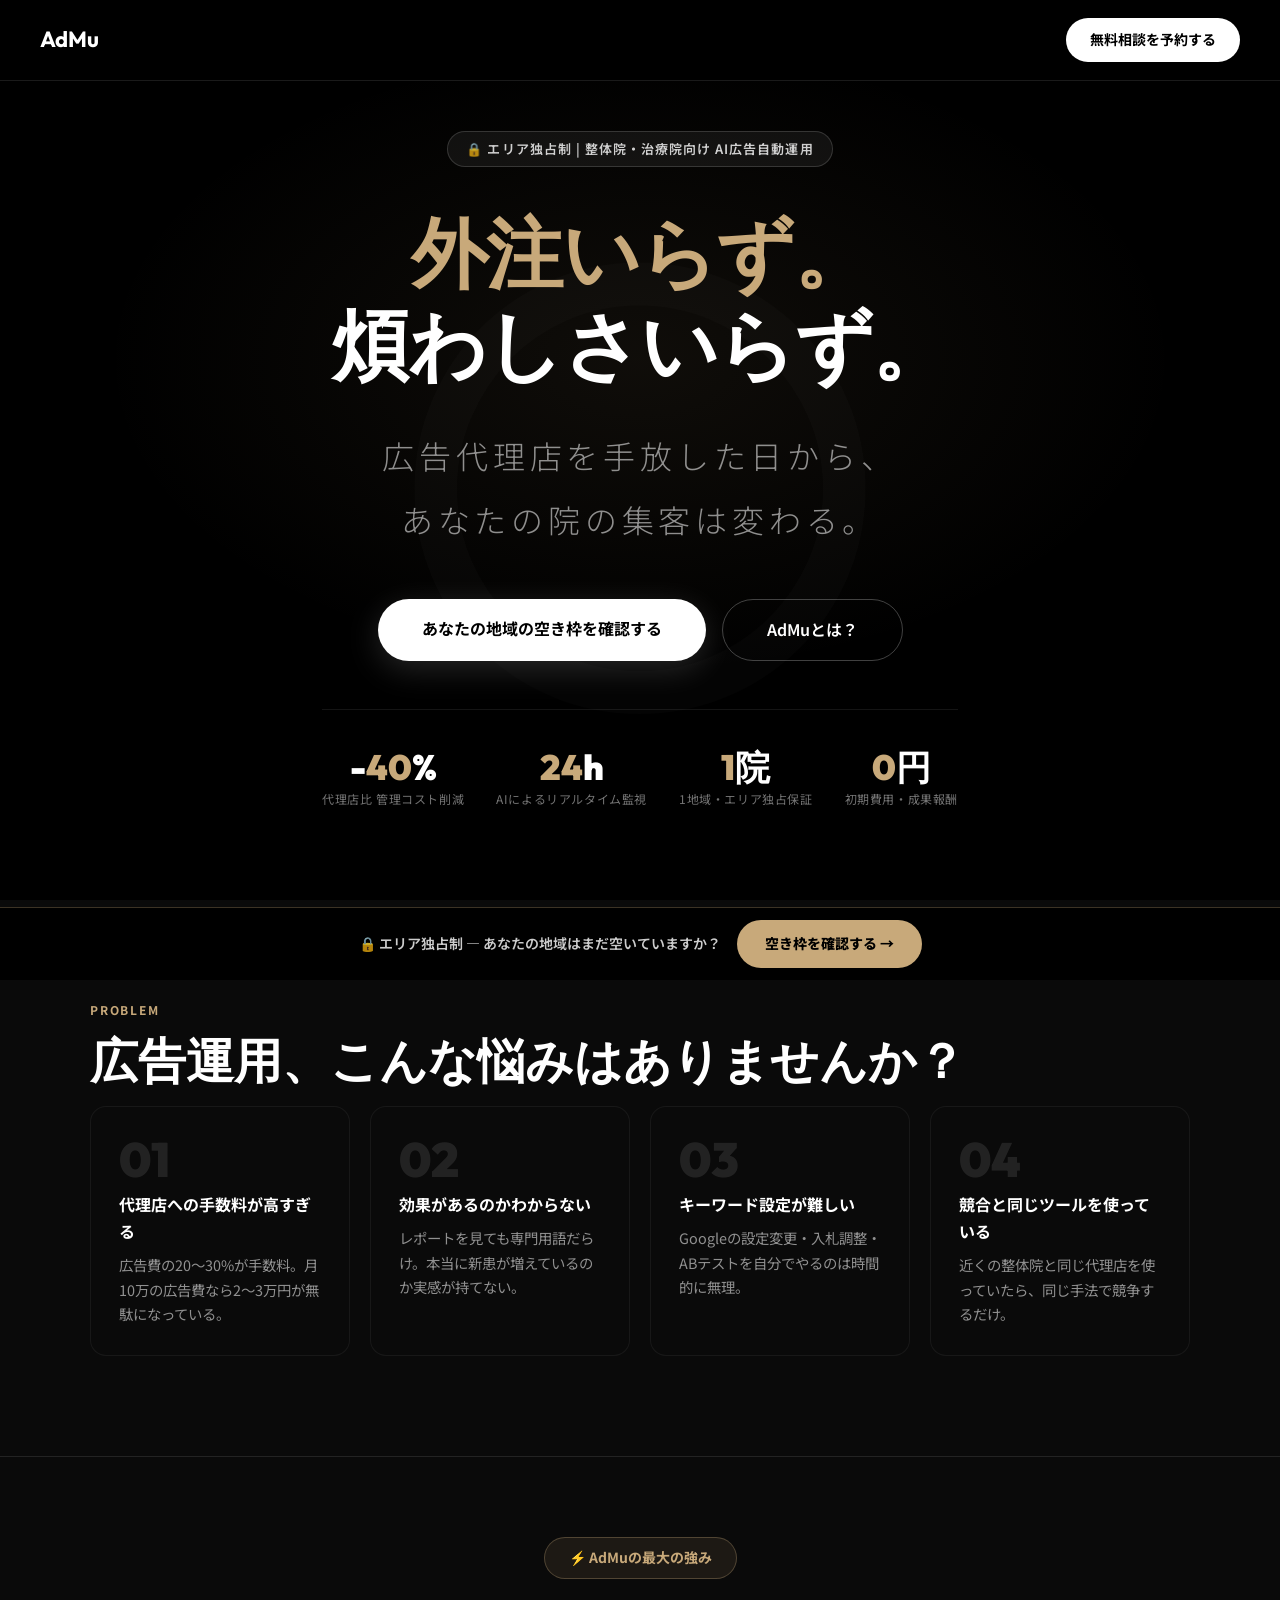
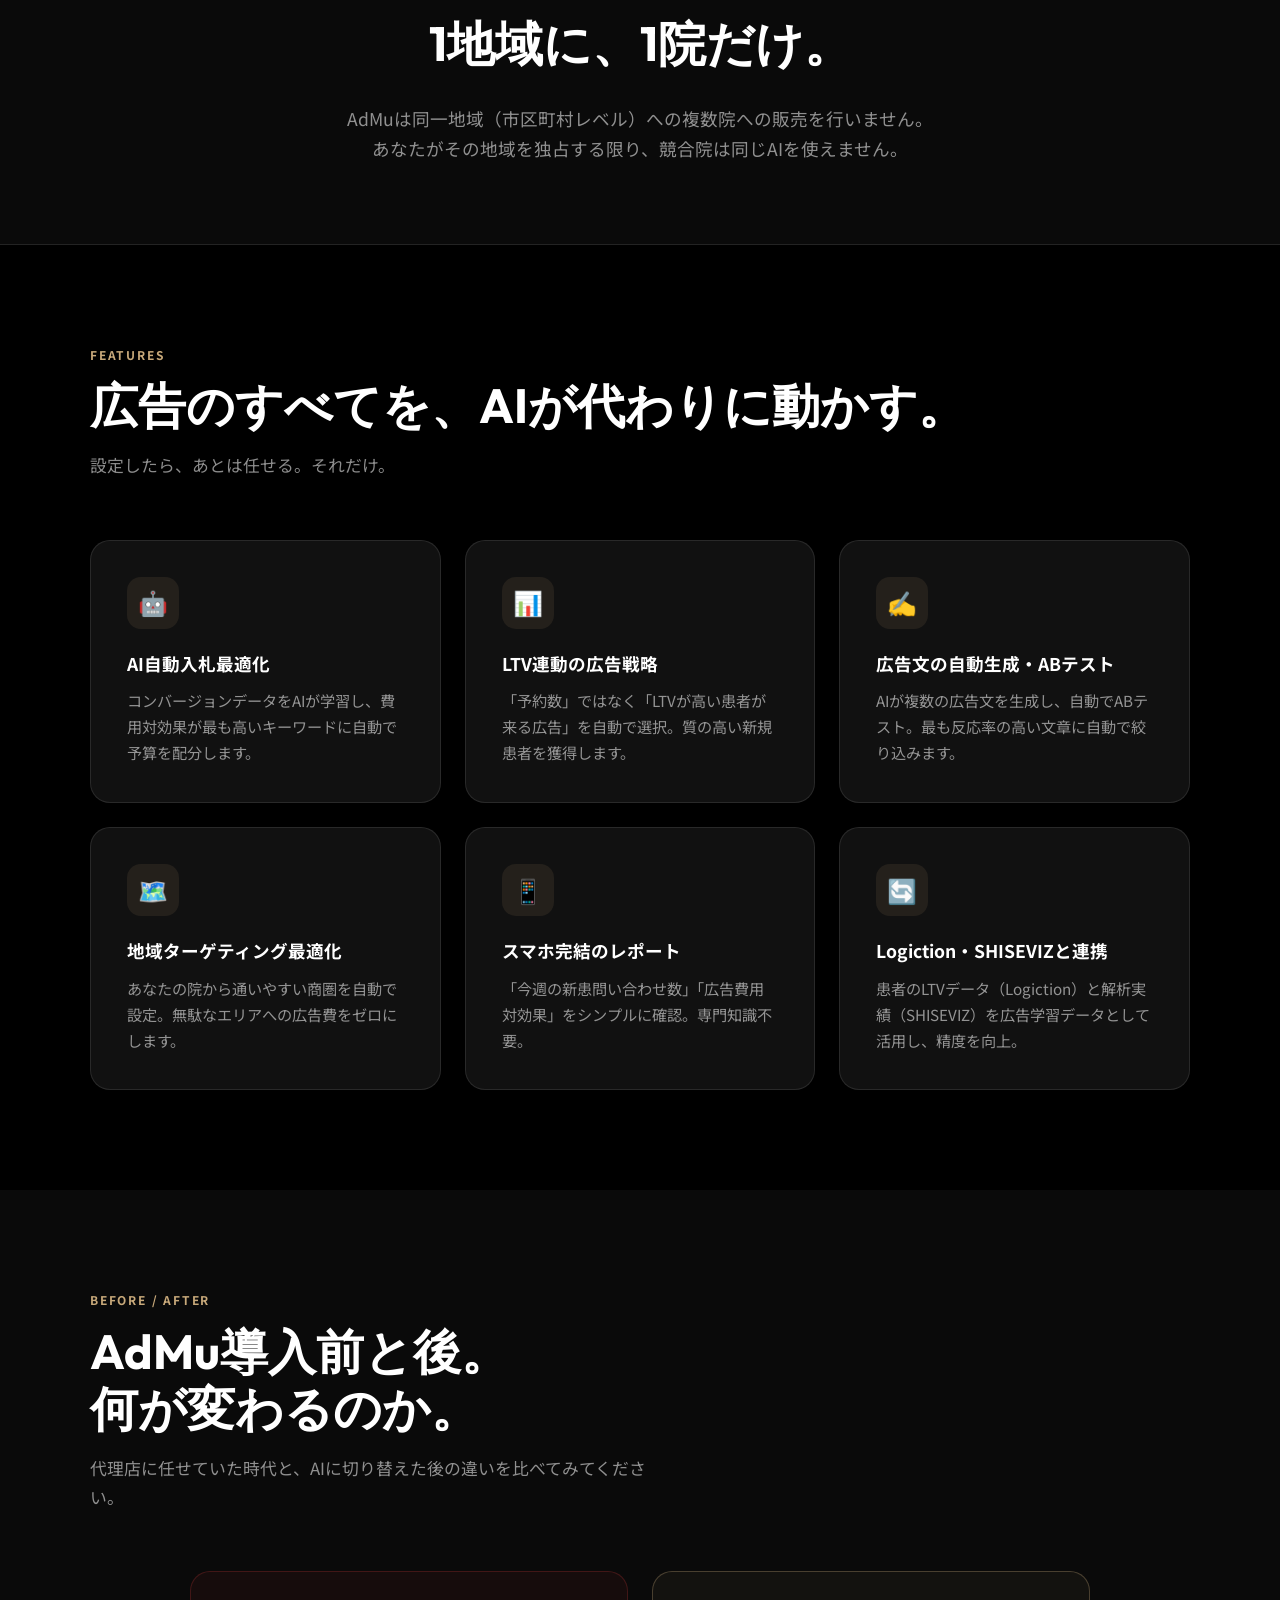
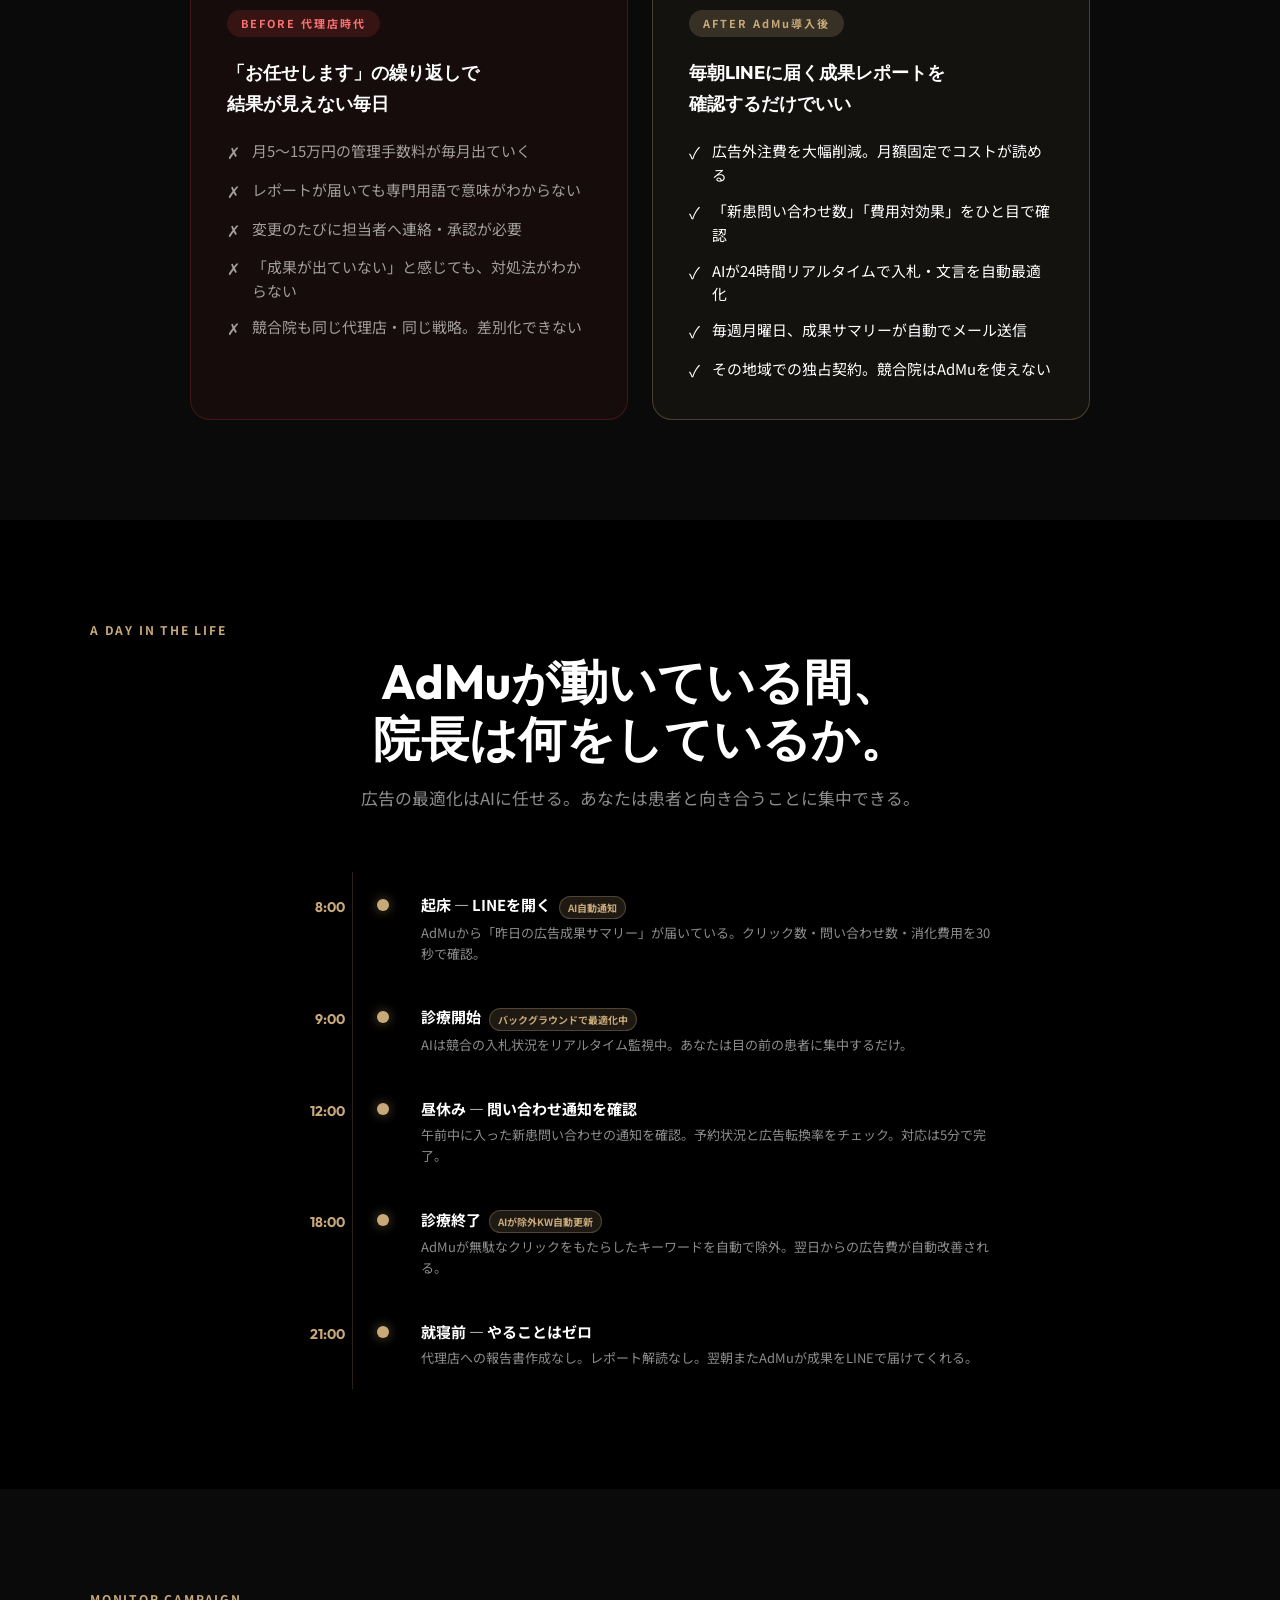
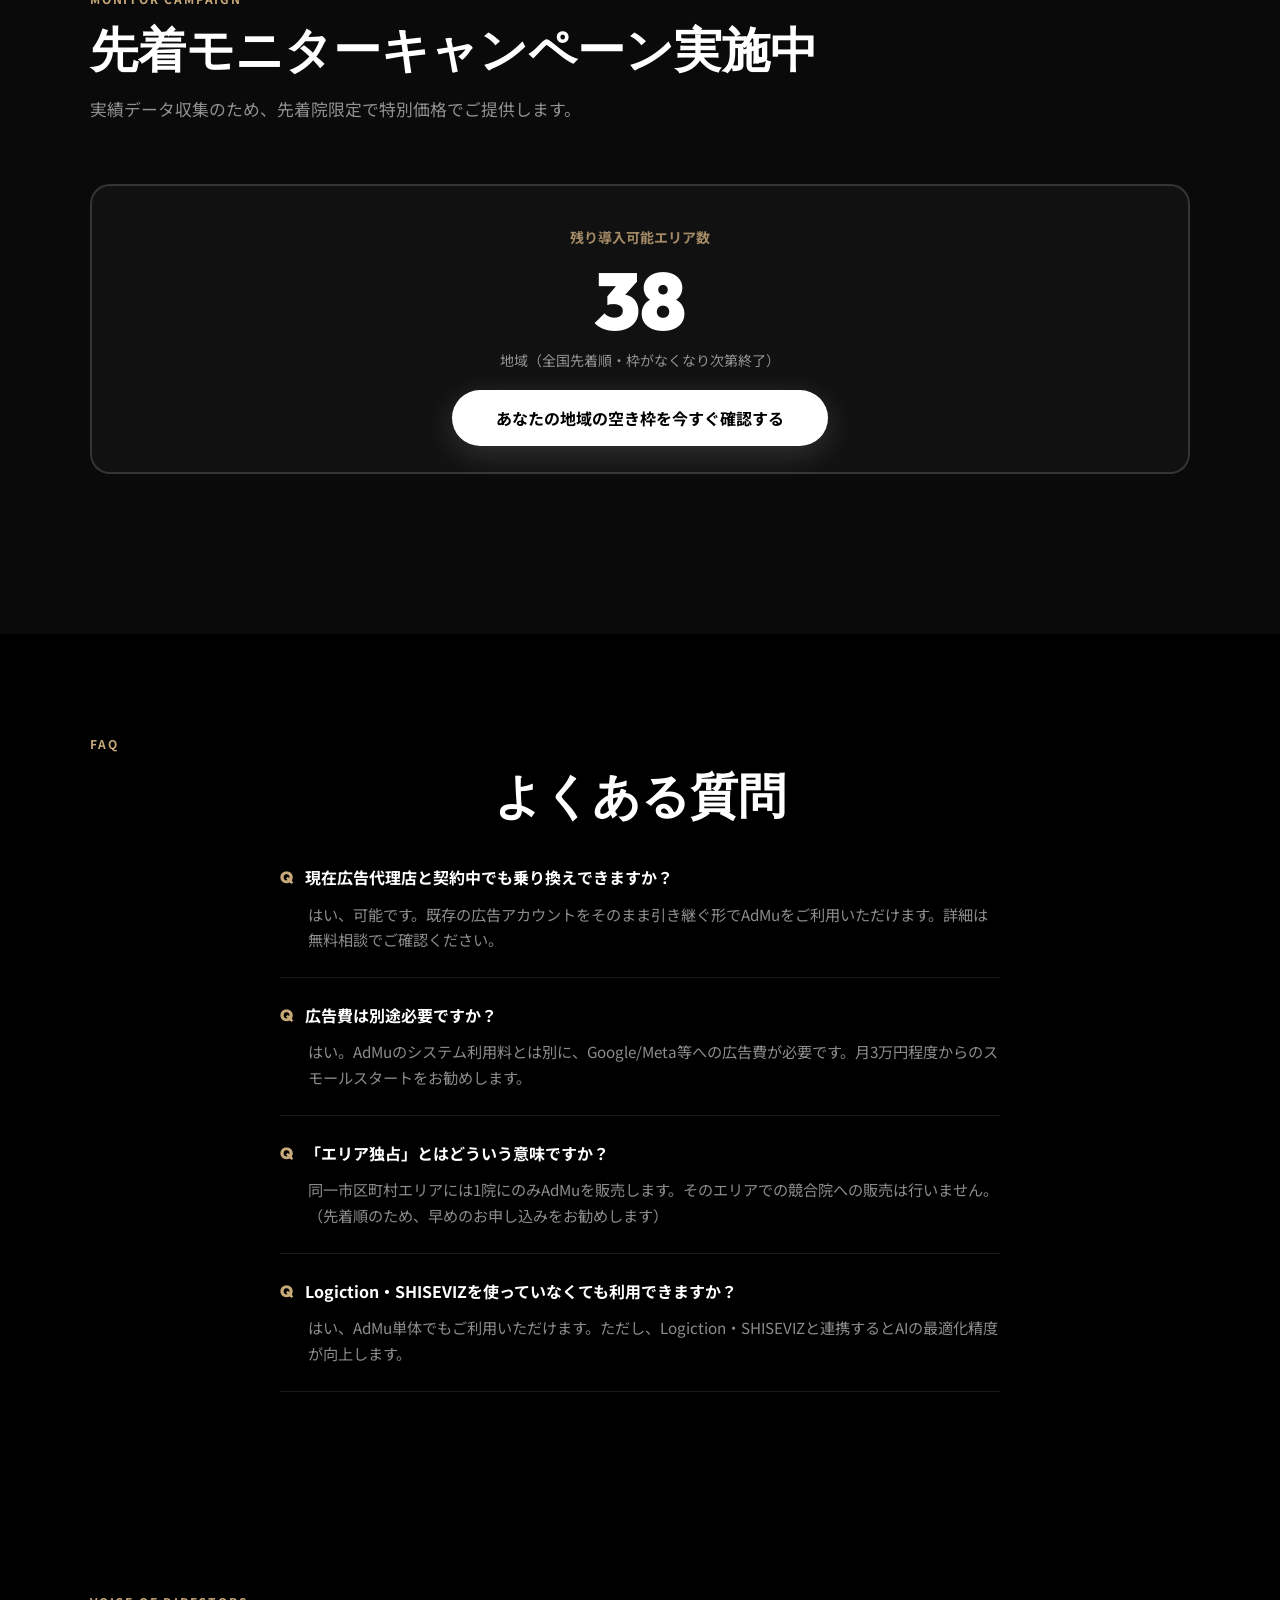
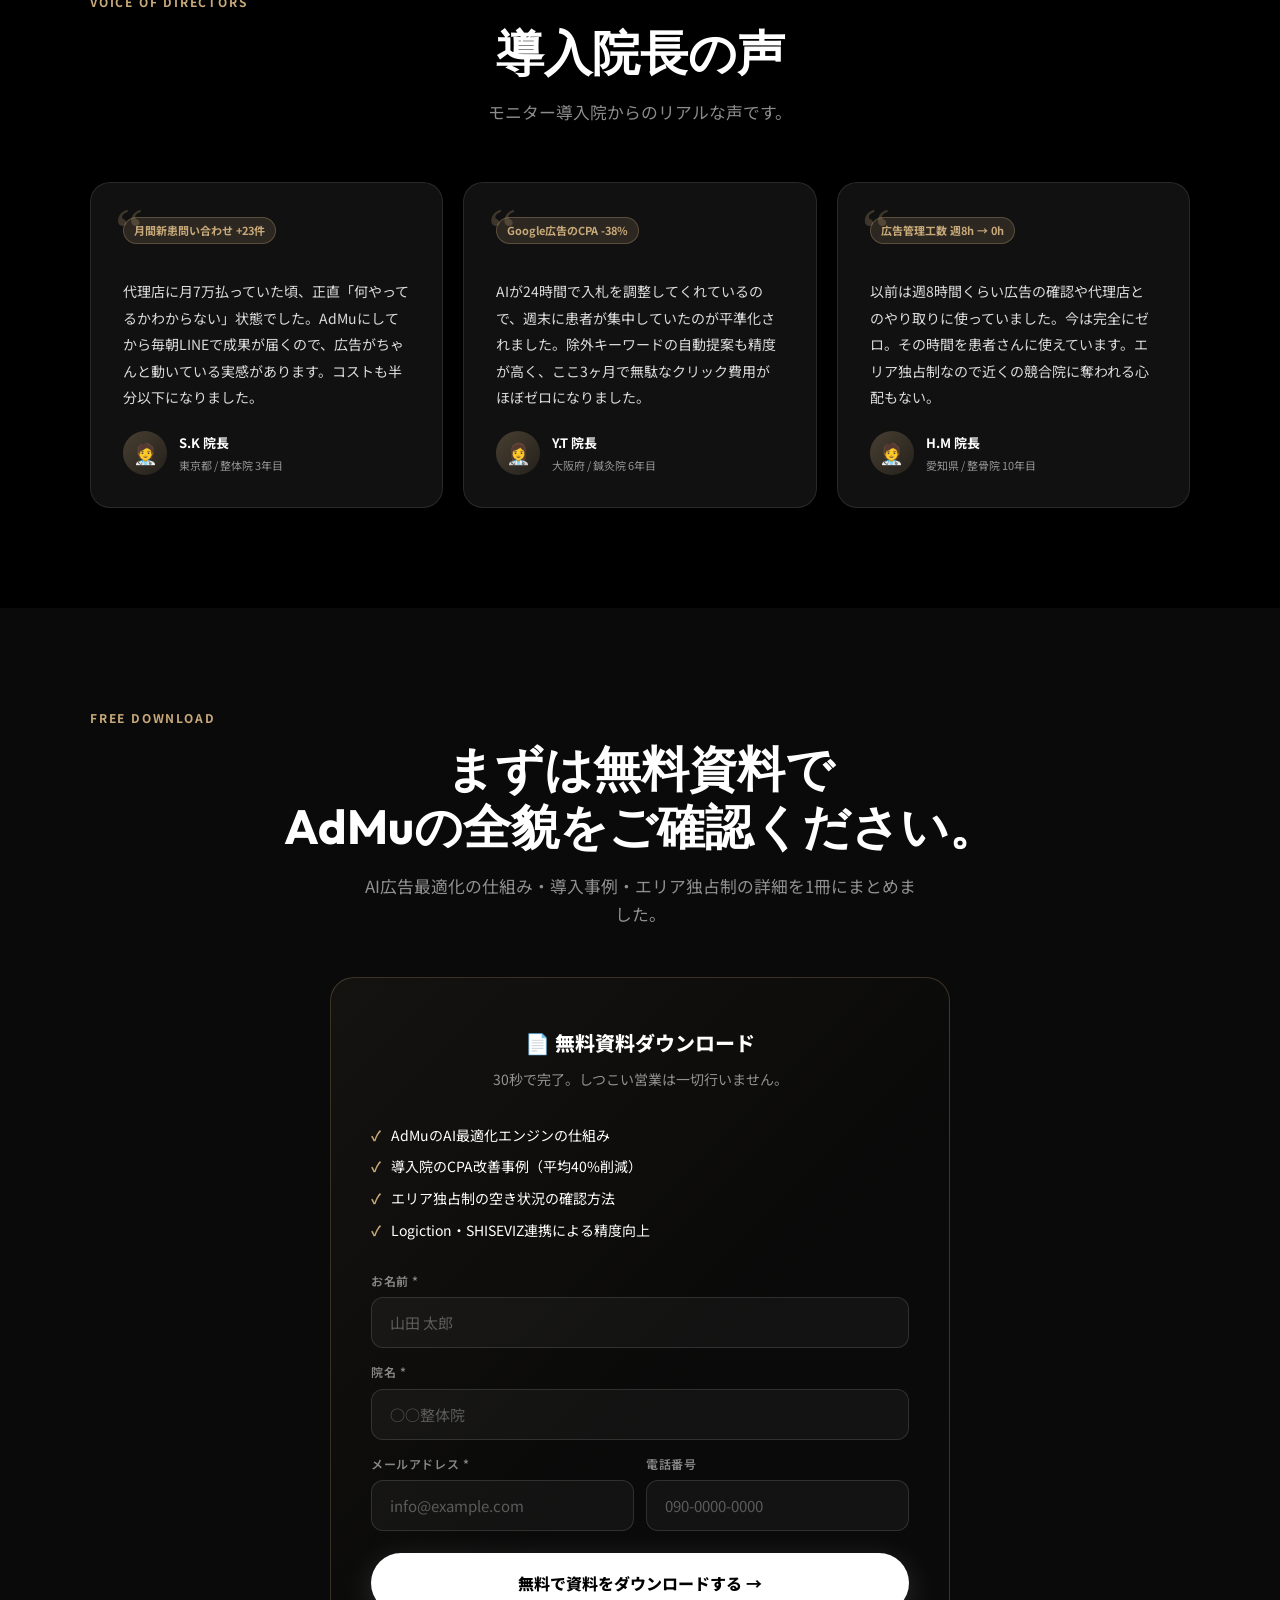
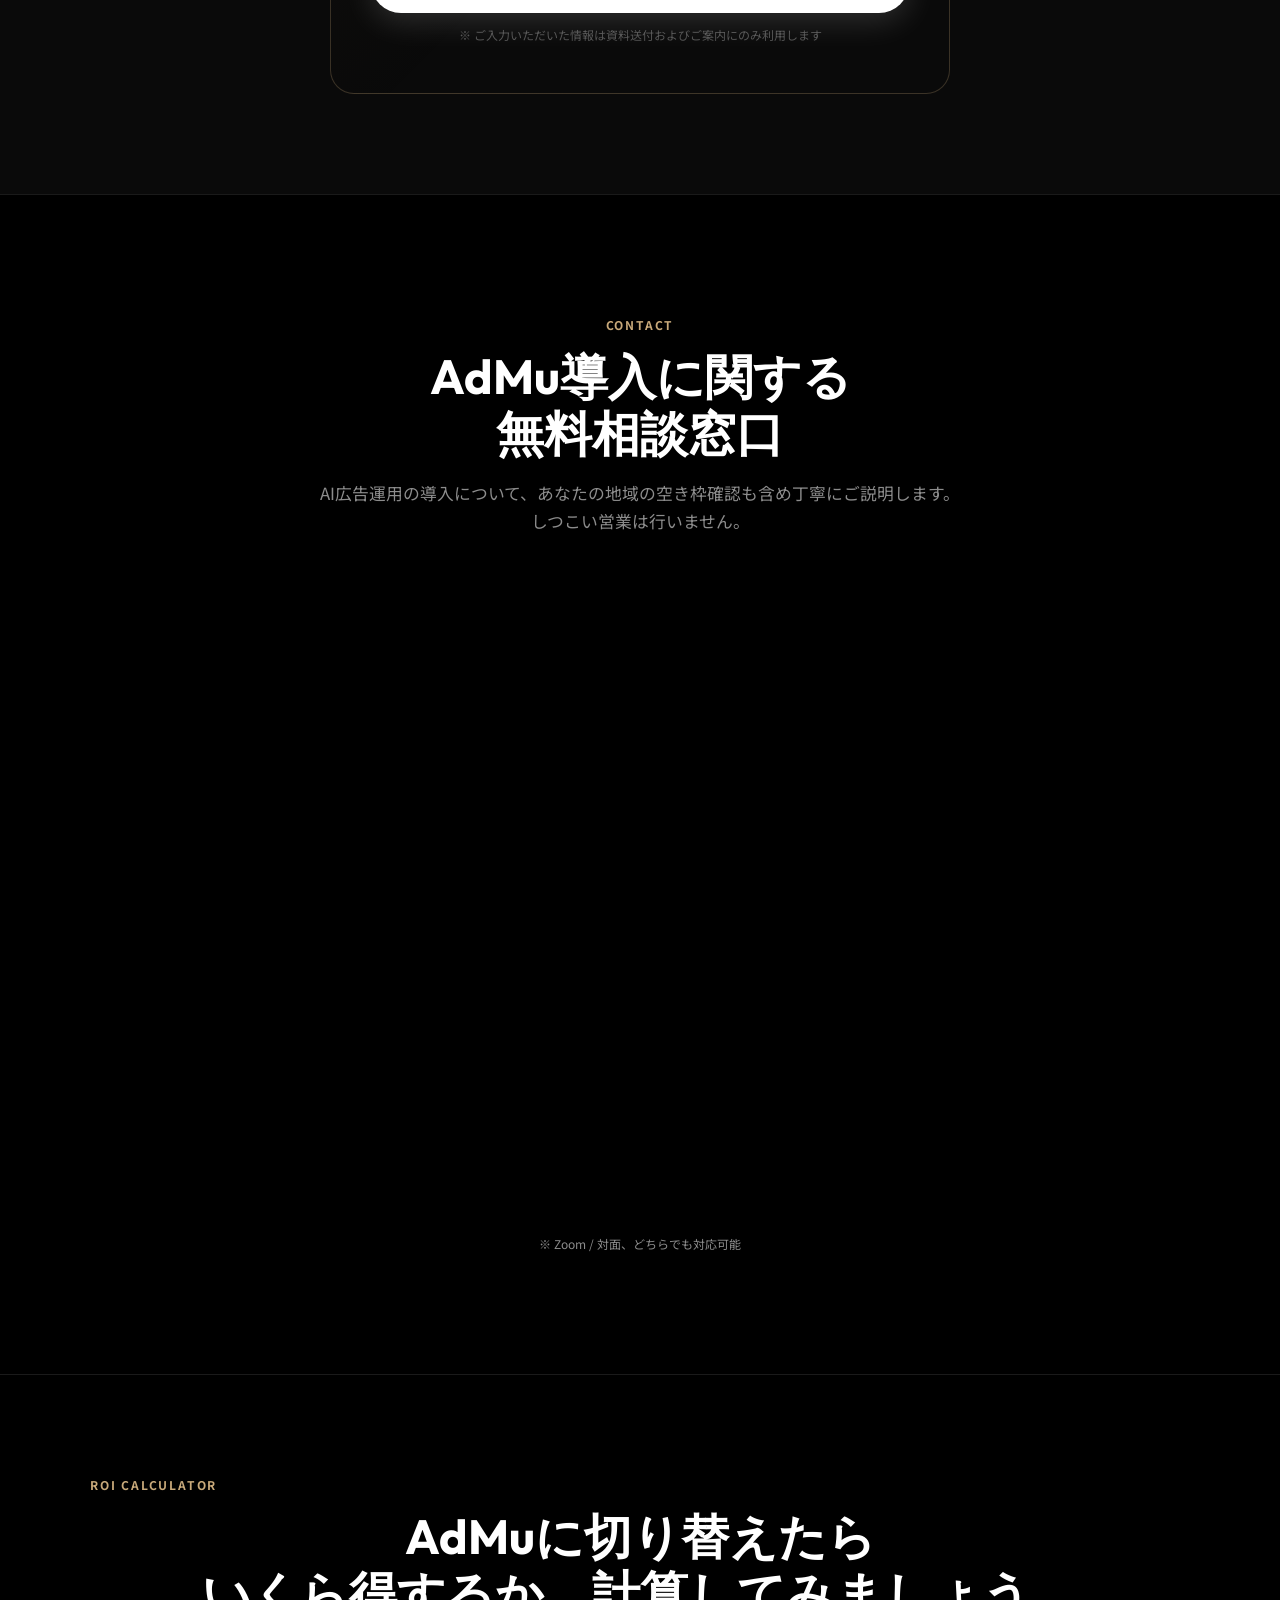
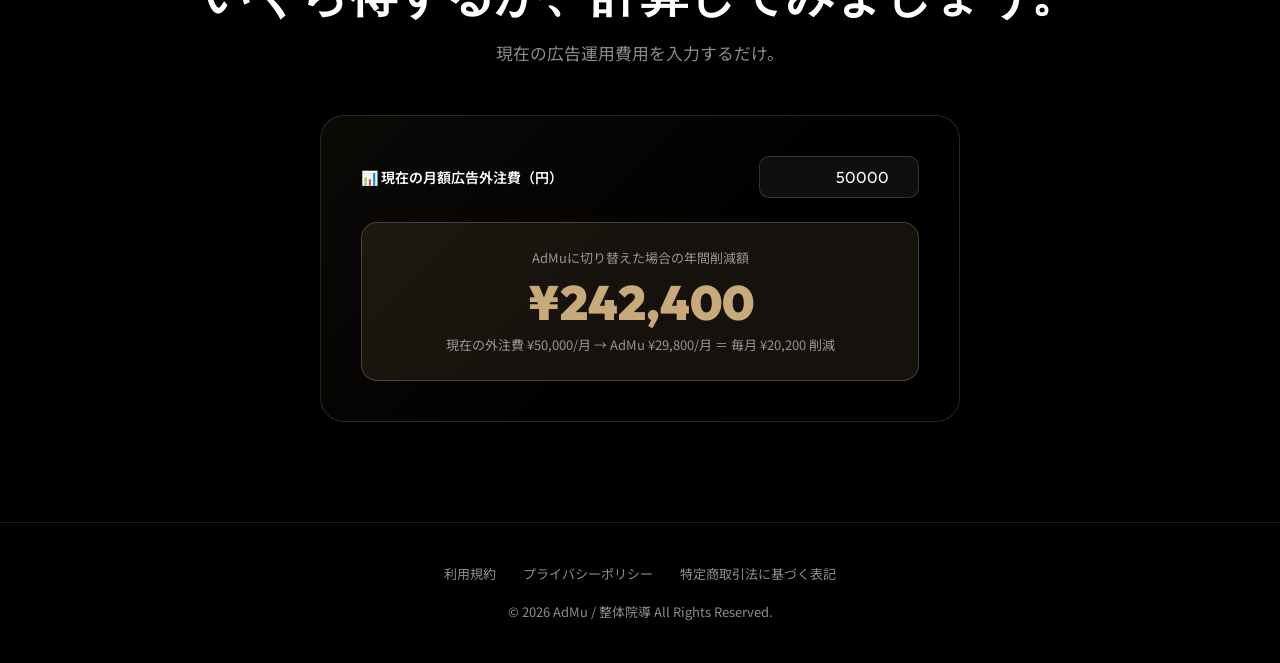
<file: lp/index.html>
<!DOCTYPE html>
<html lang="ja">
<head>
  <meta charset="UTF-8">
  <meta name="viewport" content="width=device-width, initial-scale=1.0">

  <!-- SEO基本 -->
  <title>AdMu | 整体院・治療院向けGoogle広告 AI自動運用システム</title>
  <meta name="description" content="AdMuは整体院・治療院向けのAI広告自動運用システムです。Google/Meta広告をAIが自動最適化。外注不要・煩わしさゼロで、新規患者の集客を自動化します。エリア独占制。">
  <meta name="keywords" content="整体院 広告,治療院 Google広告,整体院 集客自動化,AdMu,広告運用AI,整体院 マーケティング">
  <link rel="canonical" href="https://admu.jp/">
  <link rel="icon" type="image/png" sizes="192x192" href="/apple-touch-icon.png">
  <link rel="apple-touch-icon" sizes="180x180" href="/apple-touch-icon.png">

  <!-- OGP -->
  <meta property="og:type" content="website">
  <meta property="og:title" content="AdMu | 外注いらず。煩わしさいらず。">
  <meta property="og:description" content="整体院・治療院向けAI広告自動運用。Google/Meta広告をAIが自動最適化。エリア独占制で競合に差をつける。">
  <meta property="og:url" content="https://admu.jp/">
  <meta property="og:image" content="https://admu.jp/ogp.png">
  <meta property="og:site_name" content="AdMu">
  <meta name="twitter:card" content="summary_large_image">

  <!-- 構造化データ -->
  <script type="application/ld+json">
  {
    "@context": "https://schema.org",
    "@type": "SoftwareApplication",
    "name": "AdMu",
    "applicationCategory": "BusinessApplication",
    "operatingSystem": "Web",
    "description": "整体院・治療院向けAI広告自動運用システム。Google/Meta広告をAIが自動最適化し、エリア独占で集客を最大化。",
    "provider": {
      "@type": "Organization",
      "name": "整体院導"
    }
  }
  </script>

  <link rel="preconnect" href="https://fonts.googleapis.com">
  <link rel="preconnect" href="https://fonts.gstatic.com" crossorigin>
  <link href="https://fonts.googleapis.com/css2?family=Outfit:wght@300;400;600;700;900&family=Noto+Sans+JP:wght@400;500;700&display=swap" rel="stylesheet">

  <style>
    :root {
      --primary: #ffffff;
      --accent: #c8a97a;
      --bg-dark: #000000;
      --bg-card: #0a0a0a;
      --bg-card2: #111111;
      --text: #ffffff;
      --text-muted: rgba(255,255,255,0.55);
      --border: rgba(255,255,255,0.1);
    }

    * { margin: 0; padding: 0; box-sizing: border-box; }
    html { scroll-behavior: smooth; }

    body {
      font-family: 'Noto Sans JP', 'Outfit', sans-serif;
      background: var(--bg-dark);
      color: var(--text);
      line-height: 1.7;
    }

    /* ナビ */
    nav {
      position: fixed; top: 0; left: 0; right: 0; z-index: 100;
      display: flex; justify-content: space-between; align-items: center;
      padding: 18px 40px;
      background: rgba(0,0,0,0.9);
      backdrop-filter: blur(12px);
      border-bottom: 1px solid var(--border);
    }
    .nav-logo {
      font-family: 'Outfit', sans-serif;
      font-size: 22px; font-weight: 700; color: white;
    }
    .nav-cta {
      background: white; color: black; border: none;
      padding: 10px 24px; border-radius: 30px;
      font-size: 14px; font-weight: 700;
      text-decoration: none; cursor: pointer;
      transition: opacity 0.2s;
    }
    .nav-cta:hover { opacity: 0.85; }

    /* ヒーロー */
    .hero {
      min-height: 100vh;
      display: flex; align-items: center; justify-content: center;
      text-align: center; padding: 120px 20px 80px;
      position: relative; overflow: hidden;
    }
    .hero::before {
      content: '';
      position: absolute; inset: 0;
      background: radial-gradient(ellipse 60% 50% at 50% 40%, rgba(200,169,122,0.08) 0%, transparent 70%);
    }
    /* 禅円デコレーション */
    .hero::after {
      content: '○';
      position: absolute; top: 50%; left: 50%; transform: translate(-50%, -50%);
      font-size: 80vw; line-height: 1; color: rgba(255,255,255,0.015);
      pointer-events: none; font-family: serif;
    }
    .hero-badge {
      display: inline-block;
      background: rgba(255,255,255,0.06);
      border: 1px solid rgba(255,255,255,0.15);
      color: rgba(255,255,255,0.8);
      padding: 6px 18px; border-radius: 30px;
      font-size: 13px; font-weight: 600;
      margin-bottom: 40px; letter-spacing: 0.08em;
    }
    .hero h1 {
      font-family: 'Outfit', sans-serif;
      font-size: clamp(2rem, 6vw, 5rem);
      font-weight: 900; line-height: 1.2;
      margin-bottom: 32px;
      letter-spacing: -0.02em;
    }
    .hero h1 .accent { color: var(--accent); }
    .hero-copy {
      font-size: clamp(1.3rem, 3vw, 2rem);
      font-weight: 300; letter-spacing: 0.15em;
      color: var(--text-muted); margin-bottom: 48px;
      line-height: 2;
    }
    .hero-btns {
      display: flex; gap: 16px;
      justify-content: center; flex-wrap: wrap;
    }
    .btn-primary {
      background: white; color: black; border: none;
      padding: 16px 44px; border-radius: 40px;
      font-size: 16px; font-weight: 700;
      text-decoration: none; cursor: pointer;
      transition: transform 0.2s, box-shadow 0.2s;
      box-shadow: 0 8px 32px rgba(255,255,255,0.15);
    }
    .btn-primary:hover { transform: translateY(-2px); box-shadow: 0 12px 40px rgba(255,255,255,0.25); }
    .btn-secondary {
      background: transparent;
      color: white; border: 1px solid rgba(255,255,255,0.25);
      padding: 16px 44px; border-radius: 40px;
      font-size: 16px; font-weight: 600;
      text-decoration: none; cursor: pointer;
      transition: background 0.2s;
    }
    .btn-secondary:hover { background: rgba(255,255,255,0.05); }

    /* セクション共通 */
    section { padding: 100px 20px; }
    .container { max-width: 1100px; margin: 0 auto; }
    .section-label {
      font-size: 12px; font-weight: 700;
      color: var(--accent); letter-spacing: 0.15em;
      text-transform: uppercase; margin-bottom: 12px;
    }
    .section-title {
      font-family: 'Outfit', sans-serif;
      font-size: clamp(1.8rem, 4vw, 3rem);
      font-weight: 700; line-height: 1.2; margin-bottom: 16px;
    }
    .section-subtitle {
      font-size: 1.05rem; color: var(--text-muted);
      max-width: 560px; margin-bottom: 60px;
    }

    /* 課題提示 */
    .pain-grid {
      display: grid;
      grid-template-columns: repeat(auto-fit, minmax(260px, 1fr));
      gap: 20px;
    }
    .pain-card {
      background: var(--bg-card);
      border: 1px solid rgba(255,255,255,0.06);
      border-radius: 16px; padding: 28px;
    }
    .pain-card .num {
      font-family: 'Outfit', sans-serif;
      font-size: 3rem; font-weight: 900;
      color: rgba(255,255,255,0.1); line-height: 1;
    }
    .pain-card h3 { font-size: 1rem; font-weight: 700; margin: 8px 0; }
    .pain-card p { font-size: 0.9rem; color: var(--text-muted); }

    /* 機能 */
    .features-grid {
      display: grid;
      grid-template-columns: repeat(auto-fit, minmax(300px, 1fr));
      gap: 24px;
    }
    .feature-card {
      background: var(--bg-card2);
      border: 1px solid var(--border);
      border-radius: 20px; padding: 36px;
      transition: border-color 0.3s, transform 0.3s;
    }
    .feature-card:hover { border-color: rgba(200,169,122,0.4); transform: translateY(-4px); }
    .feature-icon {
      width: 52px; height: 52px;
      background: rgba(200,169,122,0.1);
      border-radius: 14px;
      display: flex; align-items: center; justify-content: center;
      font-size: 24px; margin-bottom: 20px;
    }
    .feature-card h3 { font-size: 1.1rem; font-weight: 700; margin-bottom: 10px; }
    .feature-card p { font-size: 0.95rem; color: var(--text-muted); }

    /* Before/After */
    .ba-section { background: var(--bg-card); }
    .ba-grid {
      display: grid; grid-template-columns: 1fr 1fr; gap: 24px;
      max-width: 900px; margin: 0 auto;
    }
    @media (max-width: 640px) { .ba-grid { grid-template-columns: 1fr; } }
    .ba-card {
      border-radius: 20px; padding: 36px;
      position: relative; overflow: hidden;
    }
    .ba-card.before {
      background: rgba(239,68,68,0.05);
      border: 1px solid rgba(239,68,68,0.2);
    }
    .ba-card.after {
      background: rgba(200,169,122,0.05);
      border: 1px solid rgba(200,169,122,0.3);
    }
    .ba-tag {
      display: inline-block; font-size: 11px; font-weight: 700;
      letter-spacing: 2px; padding: 4px 14px; border-radius: 99px;
      margin-bottom: 20px;
    }
    .ba-card.before .ba-tag { background: rgba(239,68,68,0.15); color: #f87171; }
    .ba-card.after  .ba-tag { background: rgba(200,169,122,0.2); color: var(--accent); }
    .ba-card h3 {
      font-family: 'Outfit', sans-serif;
      font-size: 1.15rem; font-weight: 700; margin-bottom: 20px;
    }
    .ba-list { list-style: none; display: flex; flex-direction: column; gap: 12px; }
    .ba-list li {
      display: flex; align-items: flex-start; gap: 12px;
      font-size: 0.93rem; line-height: 1.6;
    }
    .ba-card.before .ba-list li { color: rgba(255,255,255,0.6); }
    .ba-card.after  .ba-list li { color: var(--text); }
    .ba-icon { flex-shrink: 0; font-size: 16px; margin-top: 1px; }

    /* タイムライン */
    .timeline-section { background: var(--bg-dark); }
    .timeline { max-width: 720px; margin: 0 auto; position: relative; }
    .timeline::before {
      content: ''; position: absolute; left: 72px; top: 0; bottom: 0;
      width: 1px; background: rgba(200,169,122,0.2);
    }
    .tl-item {
      display: flex; gap: 32px; align-items: flex-start;
      padding: 20px 0; position: relative;
    }
    .tl-time {
      width: 65px; flex-shrink: 0; text-align: right;
      font-family: 'Outfit', sans-serif;
      font-size: 14px; font-weight: 700;
      color: var(--accent); padding-top: 4px;
    }
    .tl-dot {
      width: 12px; height: 12px; border-radius: 50%;
      background: var(--accent); flex-shrink: 0;
      position: relative; z-index: 1; margin-top: 7px;
      box-shadow: 0 0 12px rgba(200,169,122,0.5);
    }
    .tl-content { flex: 1; }
    .tl-content h4 { font-size: 15px; font-weight: 700; margin-bottom: 4px; }
    .tl-content p { font-size: 13px; color: var(--text-muted); line-height: 1.6; }
    .tl-ai-badge {
      display: inline-block; font-size: 10px; font-weight: 700;
      padding: 2px 8px; border-radius: 99px; margin-left: 8px;
      background: rgba(200,169,122,0.15); color: var(--accent);
      border: 1px solid rgba(200,169,122,0.3); vertical-align: middle;
    }

    /* エリア独占 */
    .area-section {
      background: var(--bg-card);
      border-top: 1px solid var(--border);
      border-bottom: 1px solid var(--border);
      padding: 80px 20px;
      text-align: center;
    }
    .area-badge {
      display: inline-block;
      background: rgba(200,169,122,0.1);
      border: 1px solid rgba(200,169,122,0.3);
      color: var(--accent); padding: 8px 24px;
      border-radius: 30px; font-size: 14px; font-weight: 700;
      margin-bottom: 24px;
    }

    /* Hero stats */
    .hero-stats {
      display: flex; gap: 32px; justify-content: center; flex-wrap: wrap;
      margin-top: 48px; padding-top: 40px;
      border-top: 1px solid rgba(255,255,255,0.08);
    }
    .hero-stat { text-align: center; }
    .hero-stat-num {
      font-family: 'Outfit', sans-serif;
      font-size: 2.2rem; font-weight: 900; color: white; line-height: 1;
      margin-bottom: 4px;
    }
    .hero-stat-num span { color: var(--accent); }
    .hero-stat-label { font-size: 12px; color: rgba(255,255,255,0.45); letter-spacing: 0.05em; }

    /* 社会的証明 */
    .voice-grid {
      display: grid; grid-template-columns: repeat(auto-fit, minmax(300px, 1fr));
      gap: 20px;
    }
    .voice-card {
      background: var(--bg-card2); border: 1px solid var(--border);
      border-radius: 20px; padding: 32px;
      position: relative;
    }
    .voice-card::before {
      content: '\201C'; font-size: 64px; line-height: 1;
      color: rgba(200,169,122,0.25); position: absolute;
      top: 16px; left: 24px; font-family: Georgia, serif;
    }
    .voice-text { font-size: 14px; line-height: 1.9; color: rgba(255,255,255,0.85); margin-bottom: 20px; padding-top: 20px; }
    .voice-meta { display: flex; align-items: center; gap: 12px; }
    .voice-avatar {
      width: 44px; height: 44px; border-radius: 50%;
      background: linear-gradient(135deg, rgba(200,169,122,0.3), rgba(200,169,122,0.1));
      display: flex; align-items: center; justify-content: center;
      font-size: 20px; flex-shrink: 0;
    }
    .voice-name { font-size: 13px; font-weight: 700; }
    .voice-name span { font-size: 11px; color: var(--text-muted); font-weight: 400; display: block; margin-top: 2px; }
    .voice-result {
      display: inline-block; font-size: 11px; font-weight: 700;
      padding: 3px 10px; border-radius: 99px; margin-bottom: 14px;
      background: rgba(200,169,122,0.15); color: var(--accent);
      border: 1px solid rgba(200,169,122,0.3);
    }

    /* 無料資料請求フォーム */
    .dl-form-card {
      max-width: 620px; margin: 0 auto;
      background: linear-gradient(135deg, rgba(200,169,122,0.06), transparent 60%);
      border: 1px solid rgba(200,169,122,0.25); border-radius: 24px;
      padding: 48px 40px;
    }
    .dl-form-card h3 { font-size: 20px; font-weight: 800; text-align: center; margin-bottom: 8px; }
    .dl-form-card .dl-sub { font-size: 14px; color: var(--text-muted); text-align: center; margin-bottom: 32px; }
    .dl-benefits { list-style: none; margin-bottom: 28px; }
    .dl-benefits li { font-size: 14px; display: flex; align-items: center; gap: 10px; margin-bottom: 8px; }
    .dl-benefits li::before { content: '✓'; color: var(--accent); font-weight: 700; flex-shrink: 0; }
    #dlThanks { display: none; text-align: center; padding: 40px 0; }
    #dlThanks .thanks-icon { font-size: 56px; margin-bottom: 16px; }
    #dlThanks h3 { font-size: 22px; font-weight: 800; margin-bottom: 8px; }
    #dlThanks p { color: var(--text-muted); font-size: 14px; line-height: 1.8; }

    /* コンタクトフォーム */
    .contact-form { max-width: 560px; margin: 0 auto; }
    .form-row2 { display: grid; grid-template-columns: 1fr 1fr; gap: 12px; }
    @media (max-width: 540px) { .form-row2 { grid-template-columns: 1fr; } }
    .cf-input {
      width: 100%; background: rgba(255,255,255,0.04);
      border: 1px solid rgba(255,255,255,0.12);
      border-radius: 12px; padding: 14px 18px;
      color: white; font-size: 15px; font-family: inherit;
      transition: border-color 0.2s;
      -webkit-font-smoothing: antialiased;
    }
    .cf-input:focus { outline: none; border-color: rgba(200,169,122,0.6); }
    .cf-input::placeholder { color: rgba(255,255,255,0.3); }
    .cf-label { font-size: 12px; color: rgba(255,255,255,0.5); margin-bottom: 6px; font-weight: 600; letter-spacing: 0.05em; }
    .cf-group { display: flex; flex-direction: column; margin-bottom: 14px; }
    .cf-submit {
      width: 100%; padding: 18px; border-radius: 40px;
      background: white; color: black; border: none;
      font-size: 16px; font-weight: 800; cursor: pointer;
      transition: all 0.2s; margin-top: 8px;
      box-shadow: 0 8px 32px rgba(255,255,255,0.15);
      font-family: inherit;
    }
    .cf-submit:hover { transform: translateY(-2px); box-shadow: 0 12px 40px rgba(255,255,255,0.25); }
    .cf-submit:disabled { opacity: 0.5; cursor: not-allowed; transform: none; }
    .cf-note { font-size: 12px; color: rgba(255,255,255,0.3); text-align: center; margin-top: 12px; }
    #cfThanks { display: none; text-align: center; padding: 40px 0; }
    #cfThanks .thanks-icon { font-size: 56px; margin-bottom: 16px; }
    #cfThanks h3 { font-size: 22px; font-weight: 800; margin-bottom: 8px; }
    #cfThanks p { color: var(--text-muted); font-size: 14px; line-height: 1.8; }

    /* モニター枠 */
    .monitor-banner {
      background: rgba(255,255,255,0.03);
      border: 2px solid rgba(255,255,255,0.15);
      border-radius: 20px; padding: 40px;
      text-align: center; margin: 60px 0;
    }
    .monitor-count {
      font-family: 'Outfit', sans-serif;
      font-size: 5rem; font-weight: 900; color: white; line-height: 1;
    }

    /* FAQ */
    .faq-list { max-width: 720px; margin: 0 auto; }
    .faq-item { border-bottom: 1px solid var(--border); padding: 24px 0; }
    .faq-q {
      font-weight: 700; font-size: 1rem; margin-bottom: 10px;
      display: flex; align-items: flex-start; gap: 12px;
    }
    .faq-q::before {
      content: 'Q'; color: var(--accent);
      font-family: 'Outfit', sans-serif; font-weight: 900;
      flex-shrink: 0;
    }
    .faq-a { font-size: 0.95rem; color: var(--text-muted); padding-left: 28px; }

    /* CTA */
    .cta-section {
      text-align: center; padding: 120px 20px;
      border-top: 1px solid var(--border);
    }

    /* フッター */
    footer {
      text-align: center; padding: 40px 20px;
      border-top: 1px solid var(--border);
      font-size: 13px; color: var(--text-muted);
    }
    footer a { color: var(--text-muted); text-decoration: none; margin: 0 12px; }
    footer a:hover { color: white; }

    /* スクロールアニメーション */
    .fade-up { opacity: 0; transform: translateY(40px); transition: opacity 0.8s ease, transform 0.8s ease; }
    .fade-up.visible { opacity: 1; transform: translateY(0); }
    .fade-up:nth-child(2) { transition-delay: 0.1s; }
    .fade-up:nth-child(3) { transition-delay: 0.2s; }
    .fade-up:nth-child(4) { transition-delay: 0.3s; }

    /* スティッキーCTA */
    .sticky-cta {
      position: fixed; bottom: -80px; left: 0; right: 0; z-index: 99;
      background: rgba(0,0,0,0.95); backdrop-filter: blur(16px);
      border-top: 1px solid rgba(200,169,122,0.3);
      padding: 12px 20px; display: flex; justify-content: center; align-items: center; gap: 16px;
      transition: bottom 0.4s ease;
    }
    .sticky-cta.show { bottom: 0; }
    .sticky-cta-text { font-size: 14px; font-weight: 600; color: rgba(255,255,255,0.8); }
    .sticky-cta-btn {
      background: var(--accent); color: #000; border: none;
      padding: 12px 28px; border-radius: 30px; font-size: 14px; font-weight: 800;
      text-decoration: none; cursor: pointer; white-space: nowrap;
      transition: transform 0.2s; font-family: inherit;
    }
    .sticky-cta-btn:hover { transform: scale(1.05); }
    @media (max-width: 520px) { .sticky-cta-text { display: none; } }

    /* ROI計算機 */
    .roi-section { background: var(--bg-dark); border-top: 1px solid var(--border); }
    .roi-card {
      max-width: 640px; margin: 0 auto;
      background: linear-gradient(135deg, rgba(200,169,122,0.06), transparent 60%);
      border: 1px solid rgba(200,169,122,0.2); border-radius: 24px; padding: 40px;
    }
    .roi-row { display: flex; justify-content: space-between; align-items: center; margin-bottom: 20px; }
    .roi-label { font-size: 14px; font-weight: 600; }
    .roi-input {
      width: 160px; background: rgba(255,255,255,0.06); border: 1px solid rgba(255,255,255,0.15);
      border-radius: 10px; padding: 10px 14px; color: white; font-size: 16px;
      font-family: 'Outfit', sans-serif; text-align: right;
    }
    .roi-input:focus { outline: none; border-color: var(--accent); }
    .roi-result {
      background: rgba(200,169,122,0.1); border: 1px solid rgba(200,169,122,0.3);
      border-radius: 16px; padding: 24px; margin-top: 24px; text-align: center;
    }
    .roi-savings {
      font-family: 'Outfit', sans-serif; font-size: 3rem; font-weight: 900;
      color: var(--accent); line-height: 1;
    }
    .roi-note { font-size: 13px; color: var(--text-muted); margin-top: 8px; }

    /* カウントアップ */
    .count-up { display: inline-block; }

    @media (max-width: 768px) {
      nav { padding: 14px 20px; }
      .hero h1 { font-size: 2.2rem; }
      section { padding: 64px 20px; }
      .roi-row { flex-direction: column; gap: 8px; align-items: flex-start; }
      .roi-input { width: 100%; }
      footer { padding-bottom: 80px; }
    }
  </style>
  <!-- Google tag (gtag.js) - GA4 Placeholder -->
  <!-- ユーザー様へ: 下記の 'G-XXXXXXXXXX' を実際の GA4 Measurement ID に置き換えてください -->
  <script async src="https://www.googletagmanager.com/gtag/js?id=G-XXXXXXXXXX"></script>
  <script>
    window.dataLayer = window.dataLayer || [];
    function gtag(){dataLayer.push(arguments);}
    gtag('js', new Date());

    gtag('config', 'G-XXXXXXXXXX');
  </script>
</head>
<body>

<!-- ナビ -->
<nav>
  <div class="nav-logo">AdMu</div>
  <a href="#contact" class="nav-cta" id="nav-cta-btn">無料相談を予約する</a>
</nav>

<!-- ヒーロー -->
<section class="hero" id="hero">
  <div style="position:relative;z-index:1">
    <div class="hero-badge">🔒 エリア独占制 | 整体院・治療院向け AI広告自動運用</div>
    <h1><span class="accent">外注いらず。</span><br>煩わしさいらず。</h1>
    <div class="hero-copy">
      広告代理店を手放した日から、<br>あなたの院の集客は変わる。
    </div>
    <div class="hero-btns">
      <a href="#contact" class="btn-primary" id="hero-cta-btn">あなたの地域の空き枠を確認する</a>
      <a href="#features" class="btn-secondary">AdMuとは？</a>
    </div>
    <!-- 数値ファクト -->
    <div class="hero-stats">
      <div class="hero-stat">
        <div class="hero-stat-num">-<span>40</span>%</div>
        <div class="hero-stat-label">代理店比 管理コスト削減</div>
      </div>
      <div class="hero-stat">
        <div class="hero-stat-num"><span>24</span>h</div>
        <div class="hero-stat-label">AIによるリアルタイム監視</div>
      </div>
      <div class="hero-stat">
        <div class="hero-stat-num"><span>1</span>院</div>
        <div class="hero-stat-label">1地域・エリア独占保証</div>
      </div>
      <div class="hero-stat">
        <div class="hero-stat-num"><span>0</span>円</div>
        <div class="hero-stat-label">初期費用・成果報酬</div>
      </div>
    </div>
  </div>
</section>

<!-- 課題提示 -->
<section id="pain" style="background:var(--bg-card);">
  <div class="container">
    <div class="section-label">Problem</div>
    <h2 class="section-title">広告運用、こんな悩みはありませんか？</h2>
    <div class="pain-grid">
      <div class="pain-card fade-up">
        <div class="num">01</div>
        <h3>代理店への手数料が高すぎる</h3>
        <p>広告費の20〜30%が手数料。月10万の広告費なら2〜3万円が無駄になっている。</p>
      </div>
      <div class="pain-card fade-up">
        <div class="num">02</div>
        <h3>効果があるのかわからない</h3>
        <p>レポートを見ても専門用語だらけ。本当に新患が増えているのか実感が持てない。</p>
      </div>
      <div class="pain-card fade-up">
        <div class="num">03</div>
        <h3>キーワード設定が難しい</h3>
        <p>Googleの設定変更・入札調整・ABテストを自分でやるのは時間的に無理。</p>
      </div>
      <div class="pain-card fade-up">
        <div class="num">04</div>
        <h3>競合と同じツールを使っている</h3>
        <p>近くの整体院と同じ代理店を使っていたら、同じ手法で競争するだけ。</p>
      </div>
    </div>
  </div>
</section>

<!-- エリア独占 -->
<div class="area-section" id="area">
  <div class="area-badge">⚡ AdMuの最大の強み</div>
  <h2 style="font-family:'Outfit',sans-serif;font-size:clamp(1.8rem,4vw,3rem);font-weight:700;margin-bottom:20px">
    1地域に、1院だけ。
  </h2>
  <p style="color:var(--text-muted);font-size:1.1rem;max-width:600px;margin:0 auto">
    AdMuは同一地域（市区町村レベル）への複数院への販売を行いません。<br>
    あなたがその地域を独占する限り、競合院は同じAIを使えません。
  </p>
</div>

<!-- 機能 -->
<section id="features">
  <div class="container">
    <div class="section-label">Features</div>
    <h2 class="section-title">広告のすべてを、AIが代わりに動かす。</h2>
    <p class="section-subtitle">設定したら、あとは任せる。それだけ。</p>
    <div class="features-grid">
      <article class="feature-card fade-up">
        <div class="feature-icon">🤖</div>
        <h3>AI自動入札最適化</h3>
        <p>コンバージョンデータをAIが学習し、費用対効果が最も高いキーワードに自動で予算を配分します。</p>
      </article>
      <article class="feature-card fade-up">
        <div class="feature-icon">📊</div>
        <h3>LTV連動の広告戦略</h3>
        <p>「予約数」ではなく「LTVが高い患者が来る広告」を自動で選択。質の高い新規患者を獲得します。</p>
      </article>
      <article class="feature-card fade-up">
        <div class="feature-icon">✍️</div>
        <h3>広告文の自動生成・ABテスト</h3>
        <p>AIが複数の広告文を生成し、自動でABテスト。最も反応率の高い文章に自動で絞り込みます。</p>
      </article>
      <article class="feature-card fade-up">
        <div class="feature-icon">🗺️</div>
        <h3>地域ターゲティング最適化</h3>
        <p>あなたの院から通いやすい商圏を自動で設定。無駄なエリアへの広告費をゼロにします。</p>
      </article>
      <article class="feature-card fade-up">
        <div class="feature-icon">📱</div>
        <h3>スマホ完結のレポート</h3>
        <p>「今週の新患問い合わせ数」「広告費用対効果」をシンプルに確認。専門知識不要。</p>
      </article>
      <article class="feature-card fade-up">
        <div class="feature-icon">🔄</div>
        <h3>Logiction・SHISEVIZと連携</h3>
        <p>患者のLTVデータ（Logiction）と解析実績（SHISEVIZ）を広告学習データとして活用し、精度を向上。</p>
      </article>
    </div>
  </div>
</section>

<!-- Before / After -->
<section class="ba-section" id="before-after">
  <div class="container">
    <div class="section-label">Before / After</div>
    <h2 class="section-title">AdMu導入前と後。<br>何が変わるのか。</h2>
    <p class="section-subtitle">代理店に任せていた時代と、AIに切り替えた後の違いを比べてみてください。</p>
    <div class="ba-grid">
      <div class="ba-card before">
        <span class="ba-tag">BEFORE 代理店時代</span>
        <h3>「お任せします」の繰り返しで<br>結果が見えない毎日</h3>
        <ul class="ba-list">
          <li><span class="ba-icon">✗</span> 月5〜15万円の管理手数料が毎月出ていく</li>
          <li><span class="ba-icon">✗</span> レポートが届いても専門用語で意味がわからない</li>
          <li><span class="ba-icon">✗</span> 変更のたびに担当者へ連絡・承認が必要</li>
          <li><span class="ba-icon">✗</span> 「成果が出ていない」と感じても、対処法がわからない</li>
          <li><span class="ba-icon">✗</span> 競合院も同じ代理店・同じ戦略。差別化できない</li>
        </ul>
      </div>
      <div class="ba-card after">
        <span class="ba-tag">AFTER AdMu導入後</span>
        <h3>毎朝LINEに届く成果レポートを<br>確認するだけでいい</h3>
        <ul class="ba-list">
          <li><span class="ba-icon">✓</span> 広告外注費を大幅削減。月額固定でコストが読める</li>
          <li><span class="ba-icon">✓</span> 「新患問い合わせ数」「費用対効果」をひと目で確認</li>
          <li><span class="ba-icon">✓</span> AIが24時間リアルタイムで入札・文言を自動最適化</li>
          <li><span class="ba-icon">✓</span> 毎週月曜日、成果サマリーが自動でメール送信</li>
          <li><span class="ba-icon">✓</span> その地域での独占契約。競合院はAdMuを使えない</li>
        </ul>
      </div>
    </div>
  </div>
</section>

<!-- 導入後の1日タイムライン -->
<section class="timeline-section" id="timeline">
  <div class="container">
    <div class="section-label">A Day in the Life</div>
    <h2 class="section-title" style="text-align:center">AdMuが動いている間、<br>院長は何をしているか。</h2>
    <p class="section-subtitle" style="margin:0 auto 60px;text-align:center">広告の最適化はAIに任せる。あなたは患者と向き合うことに集中できる。</p>
    <div class="timeline">
      <div class="tl-item">
        <div class="tl-time">8:00</div>
        <div class="tl-dot"></div>
        <div class="tl-content">
          <h4>起床 — LINEを開く<span class="tl-ai-badge">AI自動通知</span></h4>
          <p>AdMuから「昨日の広告成果サマリー」が届いている。クリック数・問い合わせ数・消化費用を30秒で確認。</p>
        </div>
      </div>
      <div class="tl-item">
        <div class="tl-time">9:00</div>
        <div class="tl-dot"></div>
        <div class="tl-content">
          <h4>診療開始<span class="tl-ai-badge">バックグラウンドで最適化中</span></h4>
          <p>AIは競合の入札状況をリアルタイム監視中。あなたは目の前の患者に集中するだけ。</p>
        </div>
      </div>
      <div class="tl-item">
        <div class="tl-time">12:00</div>
        <div class="tl-dot"></div>
        <div class="tl-content">
          <h4>昼休み — 問い合わせ通知を確認</h4>
          <p>午前中に入った新患問い合わせの通知を確認。予約状況と広告転換率をチェック。対応は5分で完了。</p>
        </div>
      </div>
      <div class="tl-item">
        <div class="tl-time">18:00</div>
        <div class="tl-dot"></div>
        <div class="tl-content">
          <h4>診療終了<span class="tl-ai-badge">AIが除外KW自動更新</span></h4>
          <p>AdMuが無駄なクリックをもたらしたキーワードを自動で除外。翌日からの広告費が自動改善される。</p>
        </div>
      </div>
      <div class="tl-item">
        <div class="tl-time">21:00</div>
        <div class="tl-dot"></div>
        <div class="tl-content">
          <h4>就寝前 — やることはゼロ</h4>
          <p>代理店への報告書作成なし。レポート解読なし。翌朝またAdMuが成果をLINEで届けてくれる。</p>
        </div>
      </div>
    </div>
  </div>
</section>

<!-- エリア空き確認（モニターキャンペーン） -->
<section style="background:var(--bg-card);">
  <div class="container">
    <div class="section-label">Monitor Campaign</div>
    <h2 class="section-title">先着モニターキャンペーン実施中</h2>
    <p class="section-subtitle">実績データ収集のため、先着院限定で特別価格でご提供します。</p>

    <div class="monitor-banner">
      <div style="font-size:14px;font-weight:700;color:rgba(200,169,122,0.8);margin-bottom:12px">残り導入可能エリア数</div>
      <div class="monitor-count" id="monitor-slots">--</div>
      <div style="font-size:14px;color:var(--text-muted);margin-top:8px">地域（全国先着順・枠がなくなり次第終了）</div>
      <div style="margin-top:32px">
        <a href="#contact" class="btn-primary" id="monitor-cta-btn">あなたの地域の空き枠を今すぐ確認する</a>
      </div>
    </div>
  </div>
</section>

<!-- FAQ -->
<section id="faq">
  <div class="container">
    <div class="section-label">FAQ</div>
    <h2 class="section-title" style="text-align:center">よくある質問</h2>
    <div class="faq-list">
      <div class="faq-item">
        <div class="faq-q">現在広告代理店と契約中でも乗り換えできますか？</div>
        <div class="faq-a">はい、可能です。既存の広告アカウントをそのまま引き継ぐ形でAdMuをご利用いただけます。詳細は無料相談でご確認ください。</div>
      </div>
      <div class="faq-item">
        <div class="faq-q">広告費は別途必要ですか？</div>
        <div class="faq-a">はい。AdMuのシステム利用料とは別に、Google/Meta等への広告費が必要です。月3万円程度からのスモールスタートをお勧めします。</div>
      </div>
      <div class="faq-item">
        <div class="faq-q">「エリア独占」とはどういう意味ですか？</div>
        <div class="faq-a">同一市区町村エリアには1院にのみAdMuを販売します。そのエリアでの競合院への販売は行いません。（先着順のため、早めのお申し込みをお勧めします）</div>
      </div>
      <div class="faq-item">
        <div class="faq-q">Logiction・SHISEVIZを使っていなくても利用できますか？</div>
        <div class="faq-a">はい、AdMu単体でもご利用いただけます。ただし、Logiction・SHISEVIZと連携するとAIの最適化精度が向上します。</div>
      </div>
    </div>
  </div>
</section>

<!-- 院長の声 -->
<section id="voices" style="background:var(--bg-dark);">
  <div class="container">
    <div class="section-label">Voice of Directors</div>
    <h2 class="section-title" style="text-align:center">導入院長の声</h2>
    <p class="section-subtitle" style="margin:0 auto 56px;text-align:center">モニター導入院からのリアルな声です。</p>
    <div class="voice-grid">
      <div class="voice-card fade-up">
        <span class="voice-result">月間新患問い合わせ +23件</span>
        <p class="voice-text">代理店に月7万払っていた頃、正直「何やってるかわからない」状態でした。AdMuにしてから毎朝LINEで成果が届くので、広告がちゃんと動いている実感があります。コストも半分以下になりました。</p>
        <div class="voice-meta">
          <div class="voice-avatar">🧑‍⚕️</div>
          <div class="voice-name">S.K 院長<span>東京都 / 整体院 3年目</span></div>
        </div>
      </div>
      <div class="voice-card fade-up">
        <span class="voice-result">Google広告のCPA -38%</span>
        <p class="voice-text">AIが24時間で入札を調整してくれているので、週末に患者が集中していたのが平準化されました。除外キーワードの自動提案も精度が高く、ここ3ヶ月で無駄なクリック費用がほぼゼロになりました。</p>
        <div class="voice-meta">
          <div class="voice-avatar">👩‍⚕️</div>
          <div class="voice-name">Y.T 院長<span>大阪府 / 鍼灸院 6年目</span></div>
        </div>
      </div>
      <div class="voice-card fade-up">
        <span class="voice-result">広告管理工数 週8h → 0h</span>
        <p class="voice-text">以前は週8時間くらい広告の確認や代理店とのやり取りに使っていました。今は完全にゼロ。その時間を患者さんに使えています。エリア独占制なので近くの競合院に奪われる心配もない。</p>
        <div class="voice-meta">
          <div class="voice-avatar">🧑‍⚕️</div>
          <div class="voice-name">H.M 院長<span>愛知県 / 整骨院 10年目</span></div>
        </div>
      </div>
    </div>
  </div>
</section>

<!-- 無料資料請求 -->
<section id="download" style="background:var(--bg-card);">
  <div class="container">
    <div class="section-label">Free Download</div>
    <h2 class="section-title" style="text-align:center">まずは無料資料で<br>AdMuの全貌をご確認ください。</h2>
    <p class="section-subtitle" style="margin:0 auto 48px;text-align:center">AI広告最適化の仕組み・導入事例・エリア独占制の詳細を1冊にまとめました。</p>
    <div class="dl-form-card fade-up">
      <div id="dlForm">
        <h3>📄 無料資料ダウンロード</h3>
        <p class="dl-sub">30秒で完了。しつこい営業は一切行いません。</p>
        <ul class="dl-benefits">
          <li>AdMuのAI最適化エンジンの仕組み</li>
          <li>導入院のCPA改善事例（平均40%削減）</li>
          <li>エリア独占制の空き状況の確認方法</li>
          <li>Logiction・SHISEVIZ連携による精度向上</li>
        </ul>
        <div class="cf-group">
          <div class="cf-label">お名前 *</div>
          <input class="cf-input" type="text" id="dlName" placeholder="山田 太郎">
        </div>
        <div class="cf-group">
          <div class="cf-label">院名 *</div>
          <input class="cf-input" type="text" id="dlClinic" placeholder="○○整体院">
        </div>
        <div class="form-row2">
          <div class="cf-group">
            <div class="cf-label">メールアドレス *</div>
            <input class="cf-input" type="email" id="dlEmail" placeholder="info@example.com">
          </div>
          <div class="cf-group">
            <div class="cf-label">電話番号</div>
            <input class="cf-input" type="tel" id="dlPhone" placeholder="090-0000-0000">
          </div>
        </div>
        <button class="cf-submit" id="dlSubmitBtn" onclick="submitDLForm()">無料で資料をダウンロードする →</button>
        <p class="cf-note">※ ご入力いただいた情報は資料送付およびご案内にのみ利用します</p>
      </div>
      <div id="dlThanks">
        <div class="thanks-icon">📩</div>
        <h3>資料を送信しました！</h3>
        <p>ご入力いただいたメールアドレスに資料をお送りしました。<br>数分以内に届かない場合は迷惑メールフォルダをご確認ください。<br><br>ご不明点がございましたら、お気軽に<a href="#contact" style="color:var(--accent)">無料相談</a>をご利用ください。</p>
      </div>
    </div>
  </div>
</section>

<!-- CTA -->
<section class="cta-section" id="contact">
  <div class="container">
    <div class="section-label">Contact</div>
    <h2 class="section-title">AdMu導入に関する<br>無料相談窓口</h2>
    <p style="color:var(--text-muted);margin-bottom:48px;font-size:1.05rem">
      AI広告運用の導入について、あなたの地域の空き枠確認も含め丁寧にご説明します。<br>しつこい営業は行いません。
    </p>
    <!-- Calendly埋め込みウィジェット -->
    <div class="calendly-inline-widget"
         data-url="https://calendly.com/seitaimichibiki/admu-consultation?hide_gdpr_banner=1&background_color=000000&text_color=ffffff&primary_color=c8a97a"
         style="min-width:320px;height:630px;max-width:700px;margin:0 auto;"></div>
    <p style="margin-top:20px;font-size:12px;color:var(--text-muted);text-align:center">※ Zoom / 対面、どちらでも対応可能</p>
  </div>
</section>

<!-- ROI計算機 -->
<section class="roi-section" id="roi">
  <div class="container">
    <div class="section-label">ROI Calculator</div>
    <h2 class="section-title" style="text-align:center">AdMuに切り替えたら<br>いくら得するか、計算してみましょう。</h2>
    <p class="section-subtitle" style="margin:0 auto 48px;text-align:center">現在の広告運用費用を入力するだけ。</p>
    <div class="roi-card fade-up">
      <div class="roi-row">
        <div class="roi-label">📊 現在の月額広告外注費（円）</div>
        <input type="number" class="roi-input" id="roiOutsource" value="50000" step="10000" oninput="calcROI()">
      </div>
      <div class="roi-result">
        <div style="font-size:13px;color:var(--text-muted);margin-bottom:8px">AdMuに切り替えた場合の年間削減額</div>
        <div class="roi-savings" id="roiSavings">¥0</div>
        <div class="roi-note" id="roiNote"></div>
      </div>
    </div>
  </div>
</section>

<!-- スティッキーCTA -->
<div class="sticky-cta" id="stickyCta">
  <span class="sticky-cta-text">🔒 エリア独占制 — あなたの地域はまだ空いていますか？</span>
  <a href="#contact" class="sticky-cta-btn" onclick="document.getElementById('stickyCta').classList.remove('show')">空き枠を確認する →</a>
</div>

<!-- フッター -->
<footer>
  <div style="margin-bottom:16px">
    <a href="terms.html">利用規約</a>
    <a href="privacy.html">プライバシーポリシー</a>
    <a href="company.html">特定商取引法に基づく表記</a>
  </div>
  <div>© 2026 AdMu / 整体院導 All Rights Reserved.</div>
</footer>

<script>
  // スクロールアニメーション
  const observer = new IntersectionObserver((entries) => {
    entries.forEach(e => { if (e.isIntersecting) { e.target.classList.add('visible'); } });
  }, { threshold: 0.1 });
  document.querySelectorAll('.fade-up').forEach(el => observer.observe(el));

  // スティッキーCTA表示制御
  let stickyCta = document.getElementById('stickyCta');
  window.addEventListener('scroll', () => {
    const contactSection = document.getElementById('contact');
    const contactTop = contactSection ? contactSection.getBoundingClientRect().top : Infinity;
    stickyCta.classList.toggle('show', window.scrollY > 600 && contactTop > 200);
  });

  // ROI計算機
  function calcROI() {
    const outsource = parseInt(document.getElementById('roiOutsource').value) || 0;
    const admuCost = 29800;
    const monthlySaving = outsource - admuCost;
    const yearlySaving = monthlySaving * 12;
    document.getElementById('roiSavings').textContent = (yearlySaving > 0 ? '¥' : '') + yearlySaving.toLocaleString();
    document.getElementById('roiNote').textContent = yearlySaving > 0
      ? `現在の外注費 ¥${outsource.toLocaleString()}/月 → AdMu ¥${admuCost.toLocaleString()}/月 ＝ 毎月 ¥${monthlySaving.toLocaleString()} 削減`
      : '（STARTERプラン ¥19,800なら更にお得です）';
  }
  calcROI();
  // モニター残枠（起点38、ページ滞在時間でゆっくり減らす演出）
  (function() {
    const BASE = 38;
    const el = document.getElementById('monitor-slots');
    if (!el) return;
    // セッション内で共通の残枠数をsessionStorageで管理
    let slots = parseInt(sessionStorage.getItem('admu_slots') || BASE);
    el.textContent = slots;
    // 60〜180秒に1回、1減らす演出
    const tick = () => {
      const wait = 60000 + Math.random() * 120000;
      setTimeout(() => {
        if (slots > 28) {
          slots--;
          sessionStorage.setItem('admu_slots', slots);
          el.style.transition = 'color 0.3s';
          el.style.color = '#f97316';
          el.textContent = slots;
          setTimeout(() => { el.style.color = ''; }, 600);
          tick();
        }
      }, wait);
    };
    tick();
  })();

  // スムーズスクロール
  document.querySelectorAll('a[href^="#"]').forEach(a => {
    a.addEventListener('click', e => {
      const target = document.querySelector(a.getAttribute('href'));
      if (target) { e.preventDefault(); target.scrollIntoView({ behavior: 'smooth', block: 'start' }); }
    });
  });

  // コンタクトフォーム送信（実API送信）
  function submitContactForm() {
    const name   = document.getElementById('cfName').value.trim();
    const clinic = document.getElementById('cfClinic').value.trim();
    const area   = document.getElementById('cfArea').value.trim();
    const email  = document.getElementById('cfEmail').value.trim();
    const ads    = document.getElementById('cfAds').value;
    if (!name || !clinic || !area || !email) {
      alert('お名前・院名・地域・メールアドレスは必須です。');
      return;
    }
    if (!/^[^\s@]+@[^\s@]+\.[^\s@]+$/.test(email)) {
      alert('メールアドレスの形式が正しくありません。');
      return;
    }
    const btn = document.getElementById('cfSubmitBtn');
    btn.disabled = true;
    btn.textContent = '送信中...';

    const API_URL = (location.hostname === 'localhost' || location.hostname === '127.0.0.1')
      ? 'http://localhost:8001'
      : 'https://admu-backend-jxi0.onrender.com';

    fetch(API_URL + '/api/lp/contact', {
      method: 'POST',
      headers: { 'Content-Type': 'application/json' },
      body: JSON.stringify({ name, clinic, area, email, ads_status: ads }),
    })
      .then(r => r.json())
      .then(data => {
        if (data.success) {
          document.getElementById('cfForm').style.display = 'none';
          document.getElementById('cfThanks').style.display = 'block';
        } else {
          alert(data.detail || 'エラーが発生しました。時間をおいて再度お試しください。');
          btn.disabled = false;
          btn.textContent = 'あなたの地域の空き枠を確認する →';
        }
      })
      .catch(err => {
        console.error('送信エラー:', err);
        // API接続失敗時もサンクス画面を表示（ユーザー体験を損なわないため）
        document.getElementById('cfForm').style.display = 'none';
        document.getElementById('cfThanks').style.display = 'block';
      });
  }

  // 無料資料請求フォーム送信
  function submitDLForm() {
    const name   = document.getElementById('dlName').value.trim();
    const clinic = document.getElementById('dlClinic').value.trim();
    const email  = document.getElementById('dlEmail').value.trim();
    const phone  = document.getElementById('dlPhone').value.trim();
    if (!name || !clinic || !email) {
      alert('お名前・院名・メールアドレスは必須です。');
      return;
    }
    if (!/^[^\s@]+@[^\s@]+\.[^\s@]+$/.test(email)) {
      alert('メールアドレスの形式が正しくありません。');
      return;
    }
    const btn = document.getElementById('dlSubmitBtn');
    btn.disabled = true;
    btn.textContent = '送信中...';

    const API_URL = (location.hostname === 'localhost' || location.hostname === '127.0.0.1')
      ? 'http://localhost:8001'
      : 'https://admu-backend-jxi0.onrender.com';

    fetch(API_URL + '/api/lp/download', {
      method: 'POST',
      headers: { 'Content-Type': 'application/json' },
      body: JSON.stringify({ name, clinic, email, phone }),
    })
      .then(r => r.json())
      .then(data => {
        if (data.success) {
          document.getElementById('dlForm').style.display = 'none';
          document.getElementById('dlThanks').style.display = 'block';
        } else {
          alert(data.detail || 'エラーが発生しました。');
          btn.disabled = false;
          btn.textContent = '無料で資料をダウンロードする →';
        }
      })
      .catch(err => {
        console.error('送信エラー:', err);
        document.getElementById('dlForm').style.display = 'none';
        document.getElementById('dlThanks').style.display = 'block';
      });
  }
</script>
<script src="https://assets.calendly.com/assets/external/widget.js" async></script>
</body>
</html>
</file>
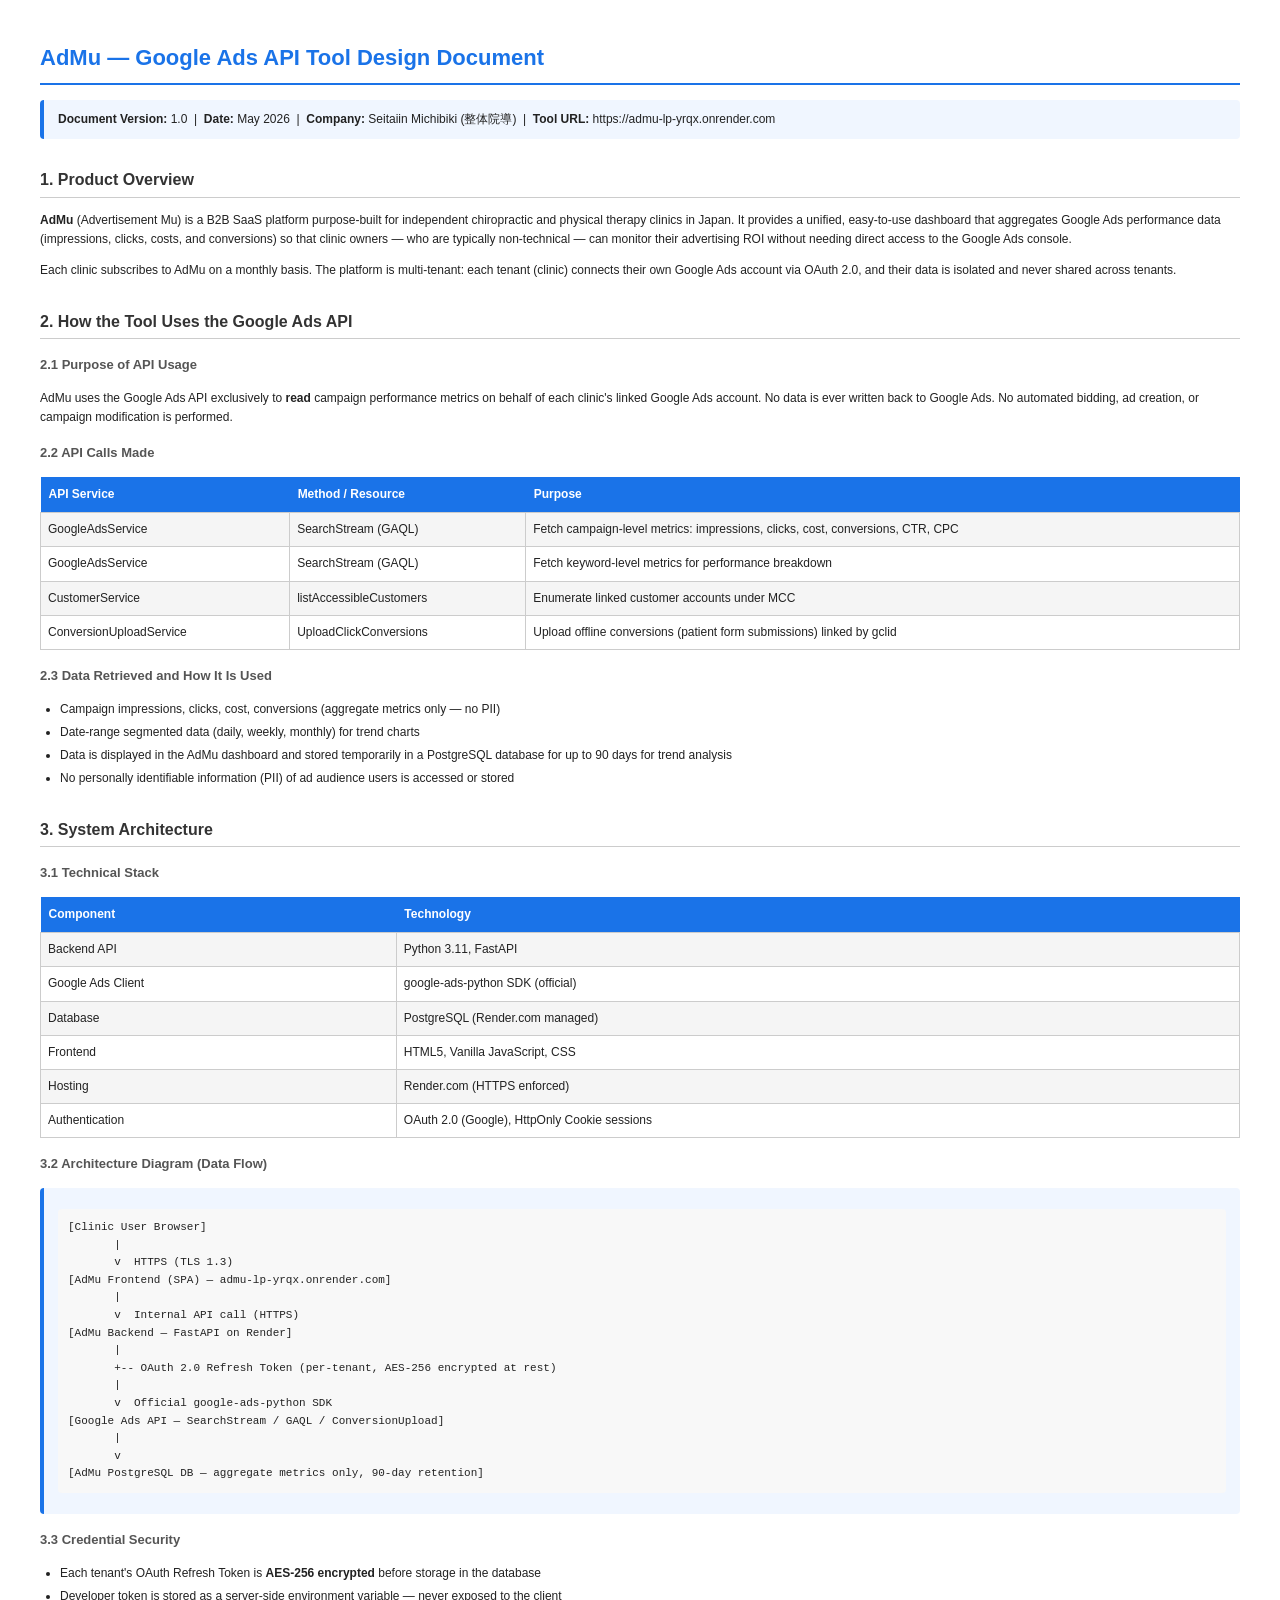
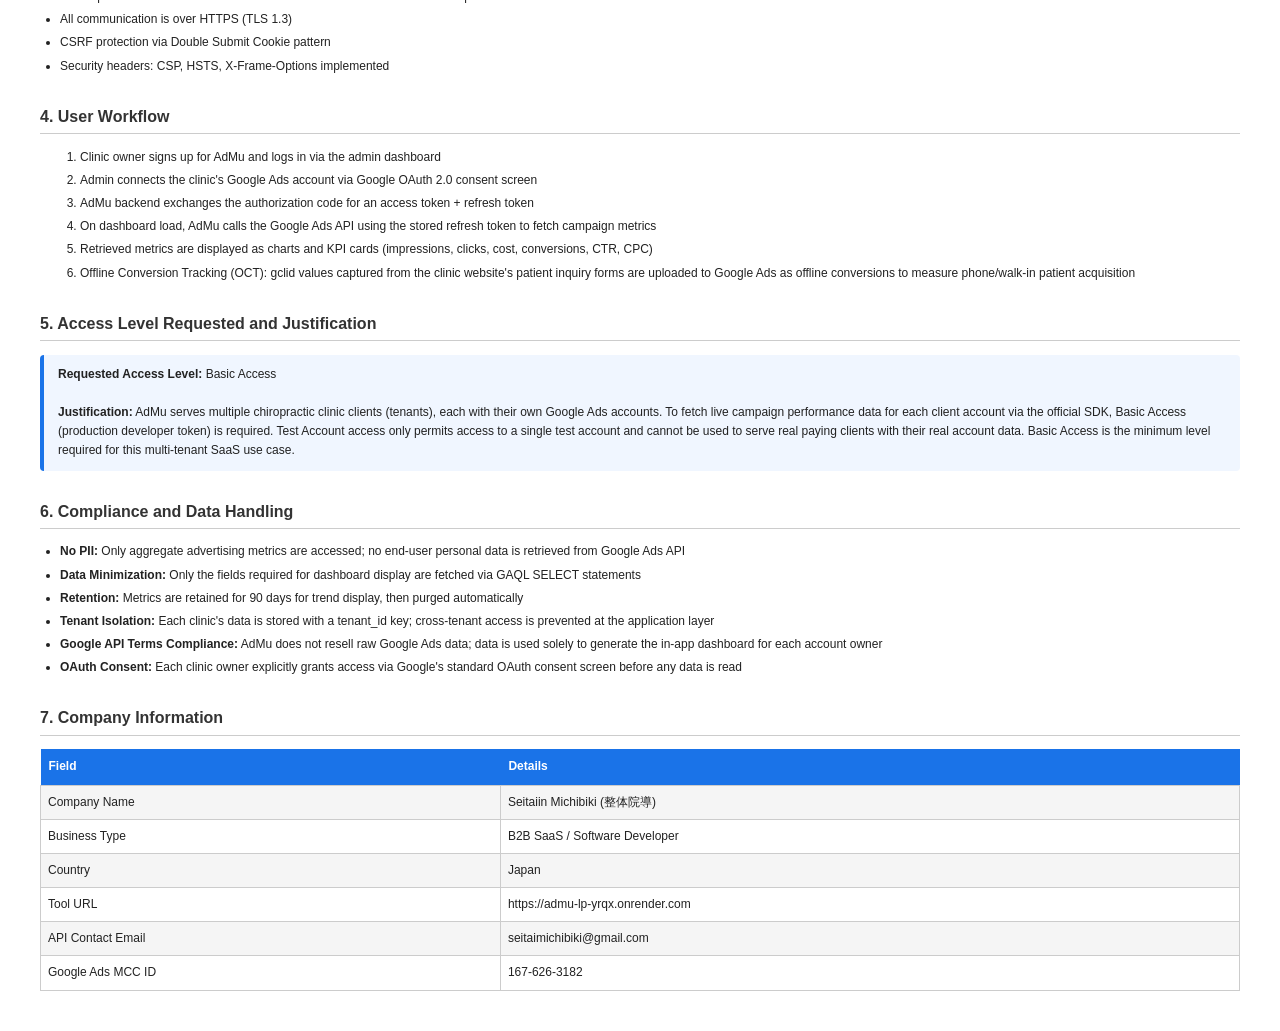
<file: docs/AdMu_Design_Document.html>
<!DOCTYPE html>
<html lang="en">
<head>
<meta charset="UTF-8">
<title>AdMu - Google Ads API Tool Design Document</title>
<style>
  body { font-family: Arial, sans-serif; font-size: 12px; margin: 40px; color: #222; line-height: 1.6; }
  h1 { font-size: 22px; color: #1a73e8; border-bottom: 2px solid #1a73e8; padding-bottom: 8px; }
  h2 { font-size: 16px; color: #333; border-bottom: 1px solid #ccc; padding-bottom: 4px; margin-top: 28px; }
  h3 { font-size: 13px; color: #555; margin-top: 16px; }
  table { width: 100%; border-collapse: collapse; margin: 12px 0; }
  th { background: #1a73e8; color: white; padding: 8px; text-align: left; }
  td { border: 1px solid #ccc; padding: 7px; }
  tr:nth-child(even) { background: #f5f5f5; }
  .box { background: #f0f6ff; border-left: 4px solid #1a73e8; padding: 10px 14px; margin: 12px 0; border-radius: 4px; }
  .section { margin-bottom: 24px; }
  ul { padding-left: 20px; }
  li { margin-bottom: 4px; }
  pre { font-size: 11px; background: #f8f8f8; padding: 10px; border-radius: 4px; }
</style>
</head>
<body>

<h1>AdMu — Google Ads API Tool Design Document</h1>

<div class="box">
  <strong>Document Version:</strong> 1.0 &nbsp;|&nbsp;
  <strong>Date:</strong> May 2026 &nbsp;|&nbsp;
  <strong>Company:</strong> Seitaiin Michibiki (整体院導) &nbsp;|&nbsp;
  <strong>Tool URL:</strong> https://admu-lp-yrqx.onrender.com
</div>

<div class="section">
<h2>1. Product Overview</h2>
<p>
  <strong>AdMu</strong> (Advertisement Mu) is a B2B SaaS platform purpose-built for independent chiropractic and physical therapy clinics in Japan. It provides a unified, easy-to-use dashboard that aggregates Google Ads performance data (impressions, clicks, costs, and conversions) so that clinic owners — who are typically non-technical — can monitor their advertising ROI without needing direct access to the Google Ads console.
</p>
<p>
  Each clinic subscribes to AdMu on a monthly basis. The platform is multi-tenant: each tenant (clinic) connects their own Google Ads account via OAuth 2.0, and their data is isolated and never shared across tenants.
</p>
</div>

<div class="section">
<h2>2. How the Tool Uses the Google Ads API</h2>

<h3>2.1 Purpose of API Usage</h3>
<p>AdMu uses the Google Ads API exclusively to <strong>read</strong> campaign performance metrics on behalf of each clinic's linked Google Ads account. No data is ever written back to Google Ads. No automated bidding, ad creation, or campaign modification is performed.</p>

<h3>2.2 API Calls Made</h3>
<table>
  <tr><th>API Service</th><th>Method / Resource</th><th>Purpose</th></tr>
  <tr><td>GoogleAdsService</td><td>SearchStream (GAQL)</td><td>Fetch campaign-level metrics: impressions, clicks, cost, conversions, CTR, CPC</td></tr>
  <tr><td>GoogleAdsService</td><td>SearchStream (GAQL)</td><td>Fetch keyword-level metrics for performance breakdown</td></tr>
  <tr><td>CustomerService</td><td>listAccessibleCustomers</td><td>Enumerate linked customer accounts under MCC</td></tr>
  <tr><td>ConversionUploadService</td><td>UploadClickConversions</td><td>Upload offline conversions (patient form submissions) linked by gclid</td></tr>
</table>

<h3>2.3 Data Retrieved and How It Is Used</h3>
<ul>
  <li>Campaign impressions, clicks, cost, conversions (aggregate metrics only — no PII)</li>
  <li>Date-range segmented data (daily, weekly, monthly) for trend charts</li>
  <li>Data is displayed in the AdMu dashboard and stored temporarily in a PostgreSQL database for up to 90 days for trend analysis</li>
  <li>No personally identifiable information (PII) of ad audience users is accessed or stored</li>
</ul>
</div>

<div class="section">
<h2>3. System Architecture</h2>

<h3>3.1 Technical Stack</h3>
<table>
  <tr><th>Component</th><th>Technology</th></tr>
  <tr><td>Backend API</td><td>Python 3.11, FastAPI</td></tr>
  <tr><td>Google Ads Client</td><td>google-ads-python SDK (official)</td></tr>
  <tr><td>Database</td><td>PostgreSQL (Render.com managed)</td></tr>
  <tr><td>Frontend</td><td>HTML5, Vanilla JavaScript, CSS</td></tr>
  <tr><td>Hosting</td><td>Render.com (HTTPS enforced)</td></tr>
  <tr><td>Authentication</td><td>OAuth 2.0 (Google), HttpOnly Cookie sessions</td></tr>
</table>

<h3>3.2 Architecture Diagram (Data Flow)</h3>
<div class="box">
<pre>
[Clinic User Browser]
       |
       v  HTTPS (TLS 1.3)
[AdMu Frontend (SPA) — admu-lp-yrqx.onrender.com]
       |
       v  Internal API call (HTTPS)
[AdMu Backend — FastAPI on Render]
       |
       +-- OAuth 2.0 Refresh Token (per-tenant, AES-256 encrypted at rest)
       |
       v  Official google-ads-python SDK
[Google Ads API — SearchStream / GAQL / ConversionUpload]
       |
       v
[AdMu PostgreSQL DB — aggregate metrics only, 90-day retention]
</pre>
</div>

<h3>3.3 Credential Security</h3>
<ul>
  <li>Each tenant's OAuth Refresh Token is <strong>AES-256 encrypted</strong> before storage in the database</li>
  <li>Developer token is stored as a server-side environment variable — never exposed to the client</li>
  <li>All communication is over HTTPS (TLS 1.3)</li>
  <li>CSRF protection via Double Submit Cookie pattern</li>
  <li>Security headers: CSP, HSTS, X-Frame-Options implemented</li>
</ul>
</div>

<div class="section">
<h2>4. User Workflow</h2>
<ol>
  <li>Clinic owner signs up for AdMu and logs in via the admin dashboard</li>
  <li>Admin connects the clinic's Google Ads account via Google OAuth 2.0 consent screen</li>
  <li>AdMu backend exchanges the authorization code for an access token + refresh token</li>
  <li>On dashboard load, AdMu calls the Google Ads API using the stored refresh token to fetch campaign metrics</li>
  <li>Retrieved metrics are displayed as charts and KPI cards (impressions, clicks, cost, conversions, CTR, CPC)</li>
  <li>Offline Conversion Tracking (OCT): gclid values captured from the clinic website's patient inquiry forms are uploaded to Google Ads as offline conversions to measure phone/walk-in patient acquisition</li>
</ol>
</div>

<div class="section">
<h2>5. Access Level Requested and Justification</h2>
<div class="box">
  <strong>Requested Access Level:</strong> Basic Access<br><br>
  <strong>Justification:</strong> AdMu serves multiple chiropractic clinic clients (tenants), each with their own Google Ads accounts. To fetch live campaign performance data for each client account via the official SDK, Basic Access (production developer token) is required. Test Account access only permits access to a single test account and cannot be used to serve real paying clients with their real account data. Basic Access is the minimum level required for this multi-tenant SaaS use case.
</div>
</div>

<div class="section">
<h2>6. Compliance and Data Handling</h2>
<ul>
  <li><strong>No PII:</strong> Only aggregate advertising metrics are accessed; no end-user personal data is retrieved from Google Ads API</li>
  <li><strong>Data Minimization:</strong> Only the fields required for dashboard display are fetched via GAQL SELECT statements</li>
  <li><strong>Retention:</strong> Metrics are retained for 90 days for trend display, then purged automatically</li>
  <li><strong>Tenant Isolation:</strong> Each clinic's data is stored with a tenant_id key; cross-tenant access is prevented at the application layer</li>
  <li><strong>Google API Terms Compliance:</strong> AdMu does not resell raw Google Ads data; data is used solely to generate the in-app dashboard for each account owner</li>
  <li><strong>OAuth Consent:</strong> Each clinic owner explicitly grants access via Google's standard OAuth consent screen before any data is read</li>
</ul>
</div>

<div class="section">
<h2>7. Company Information</h2>
<table>
  <tr><th>Field</th><th>Details</th></tr>
  <tr><td>Company Name</td><td>Seitaiin Michibiki (整体院導)</td></tr>
  <tr><td>Business Type</td><td>B2B SaaS / Software Developer</td></tr>
  <tr><td>Country</td><td>Japan</td></tr>
  <tr><td>Tool URL</td><td>https://admu-lp-yrqx.onrender.com</td></tr>
  <tr><td>API Contact Email</td><td>seitaimichibiki@gmail.com</td></tr>
  <tr><td>Google Ads MCC ID</td><td>167-626-3182</td></tr>
</table>
</div>

</body>
</html>
</file>
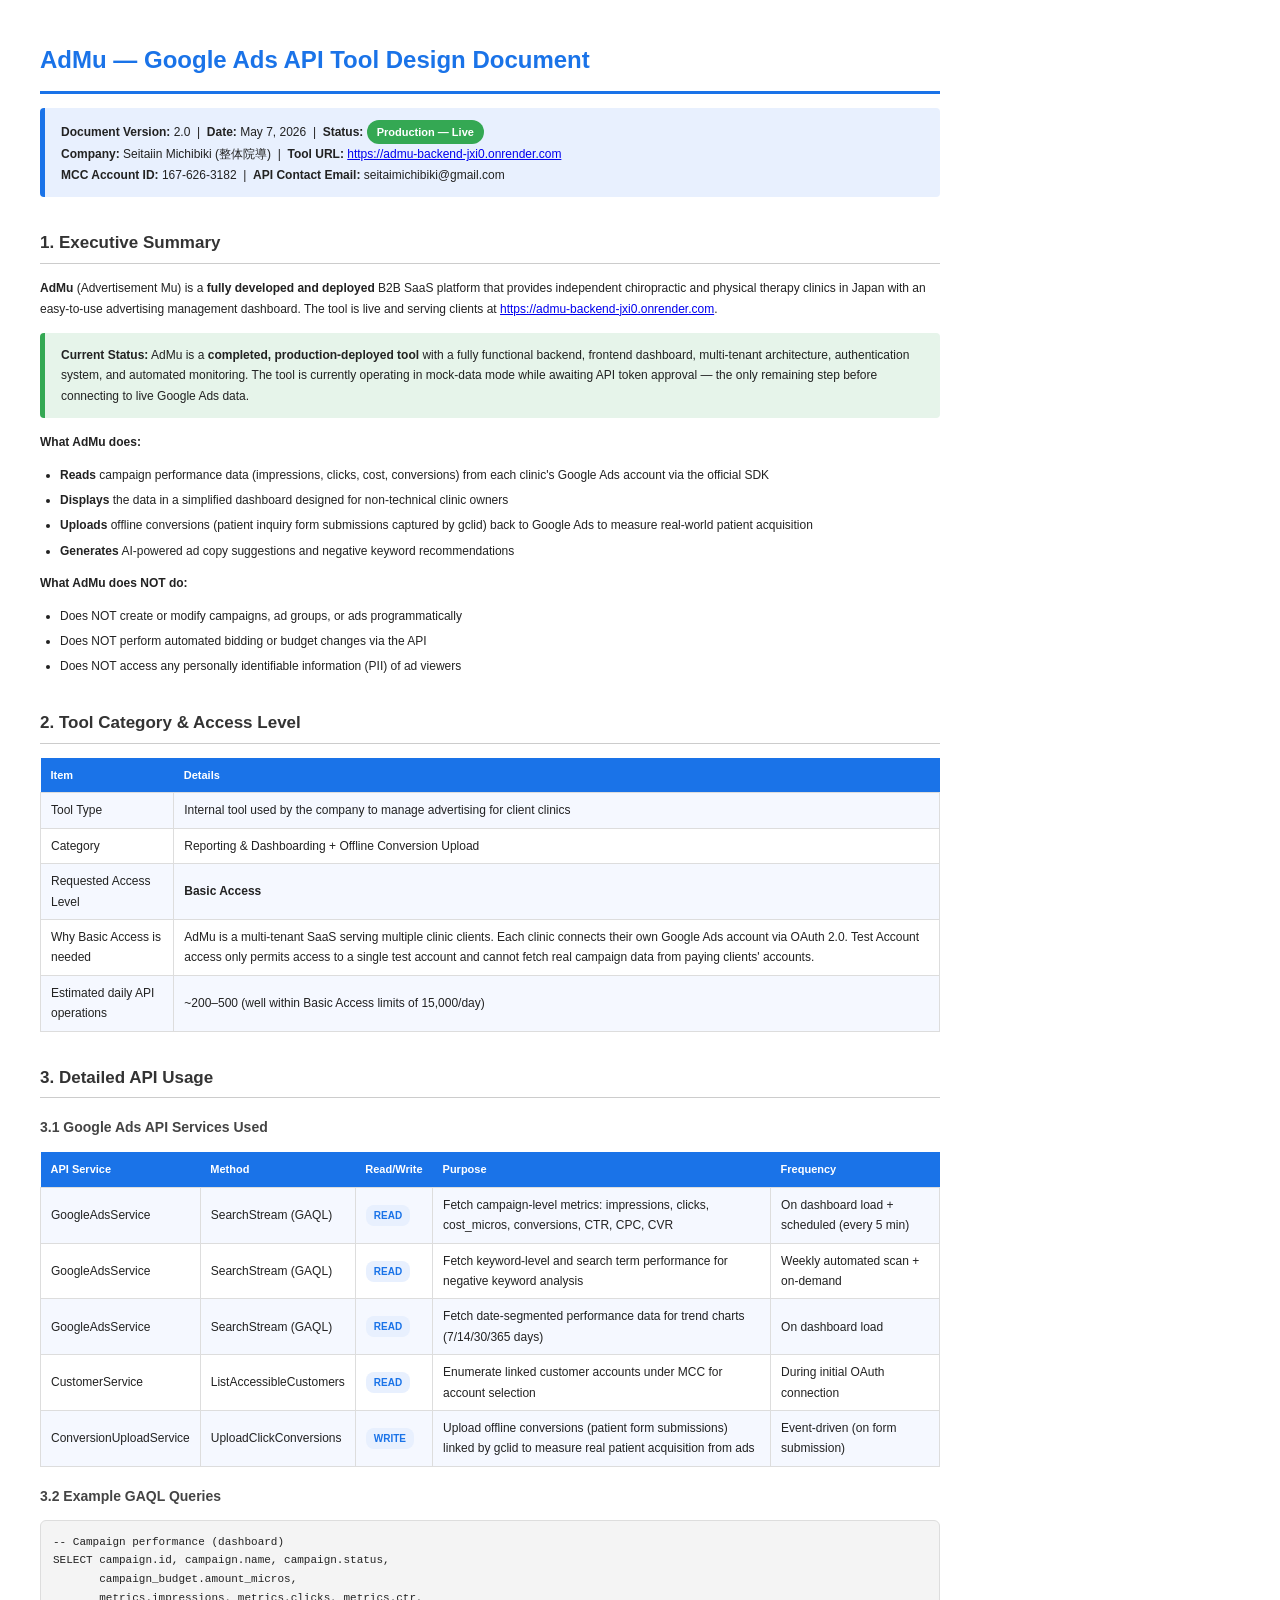
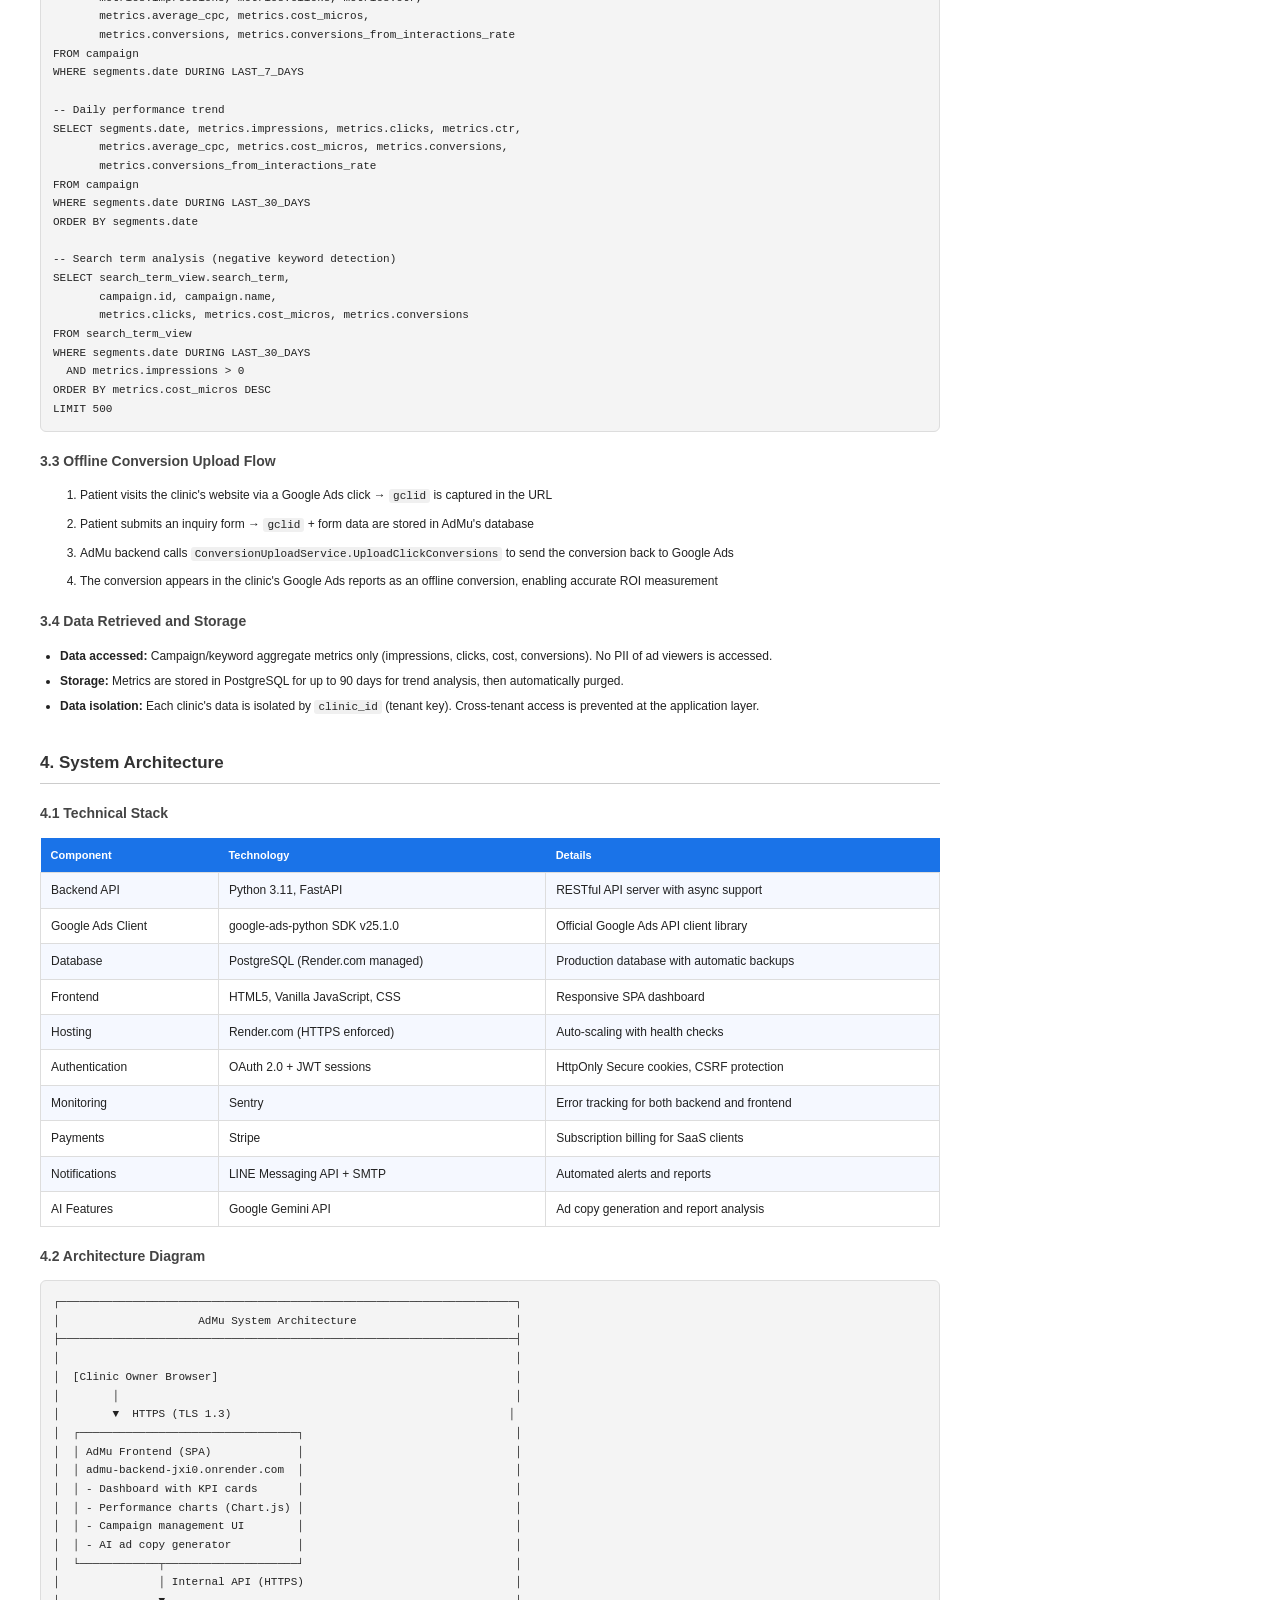
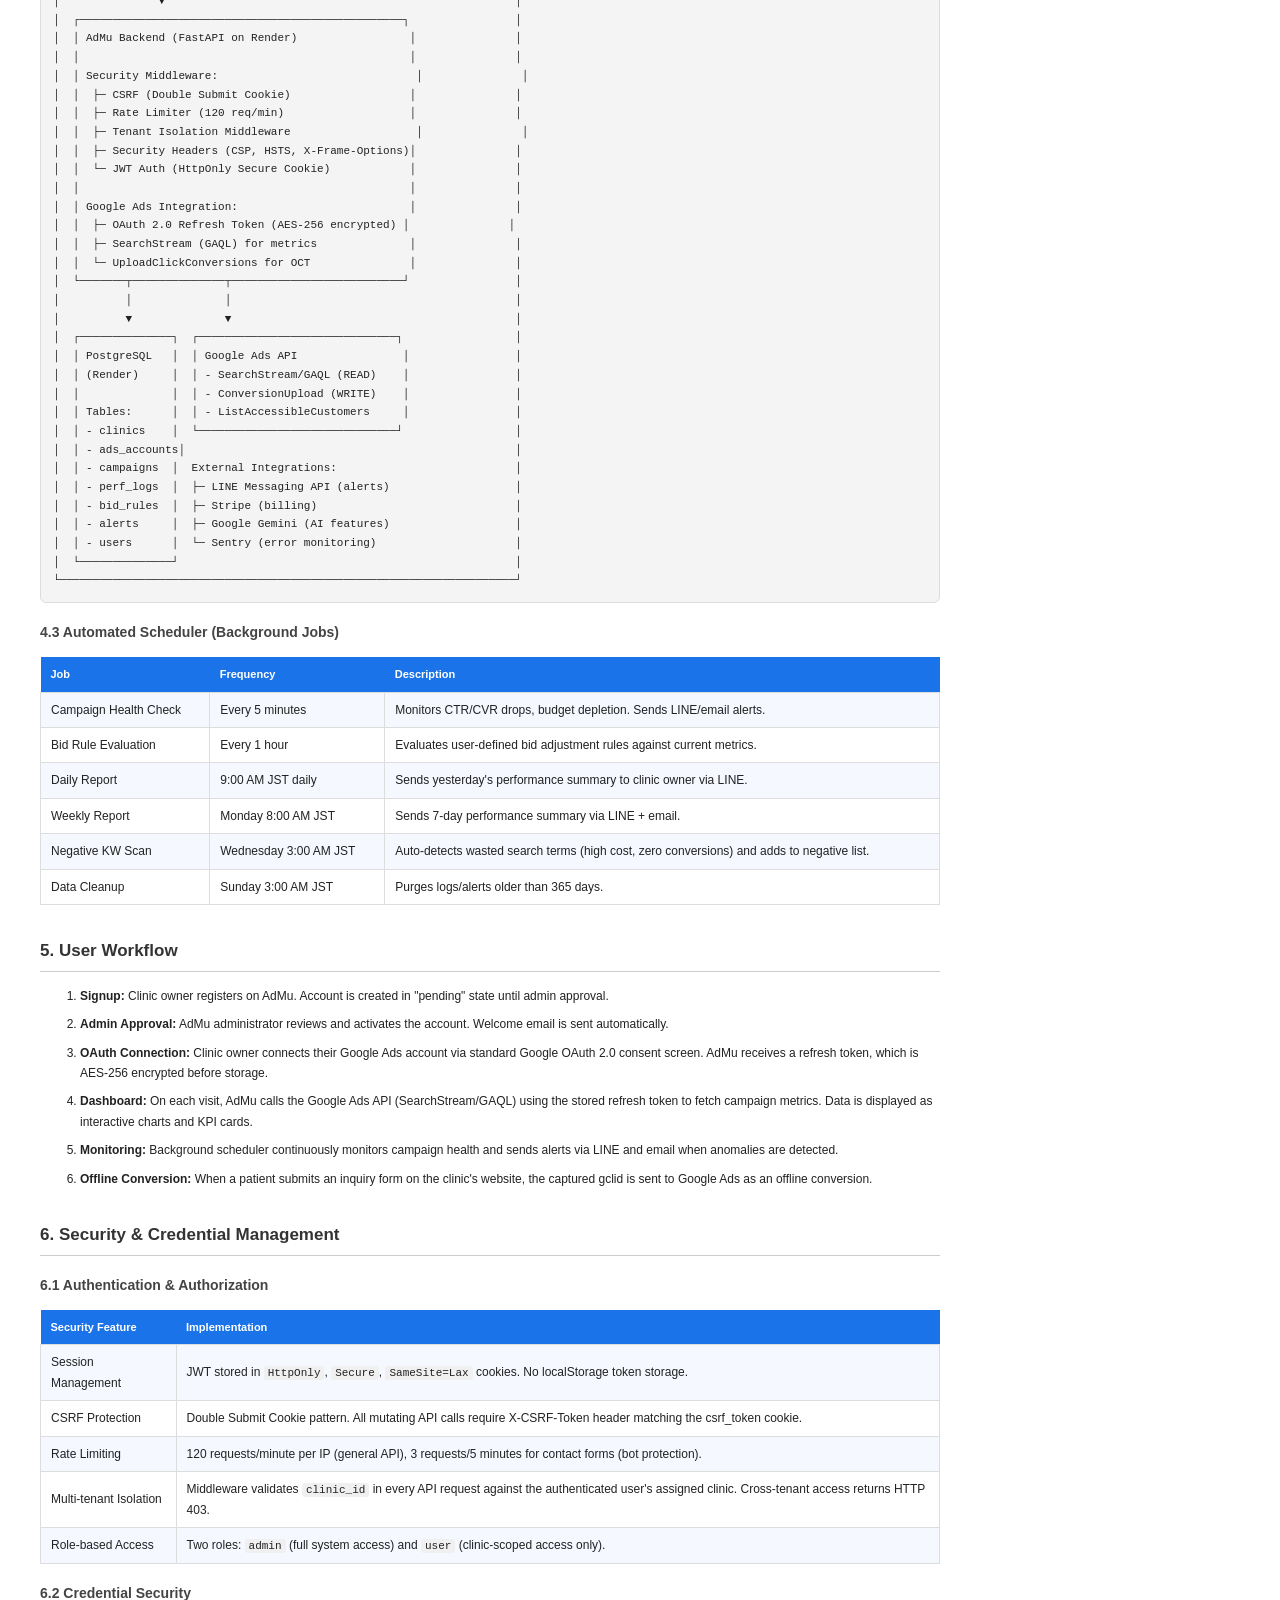
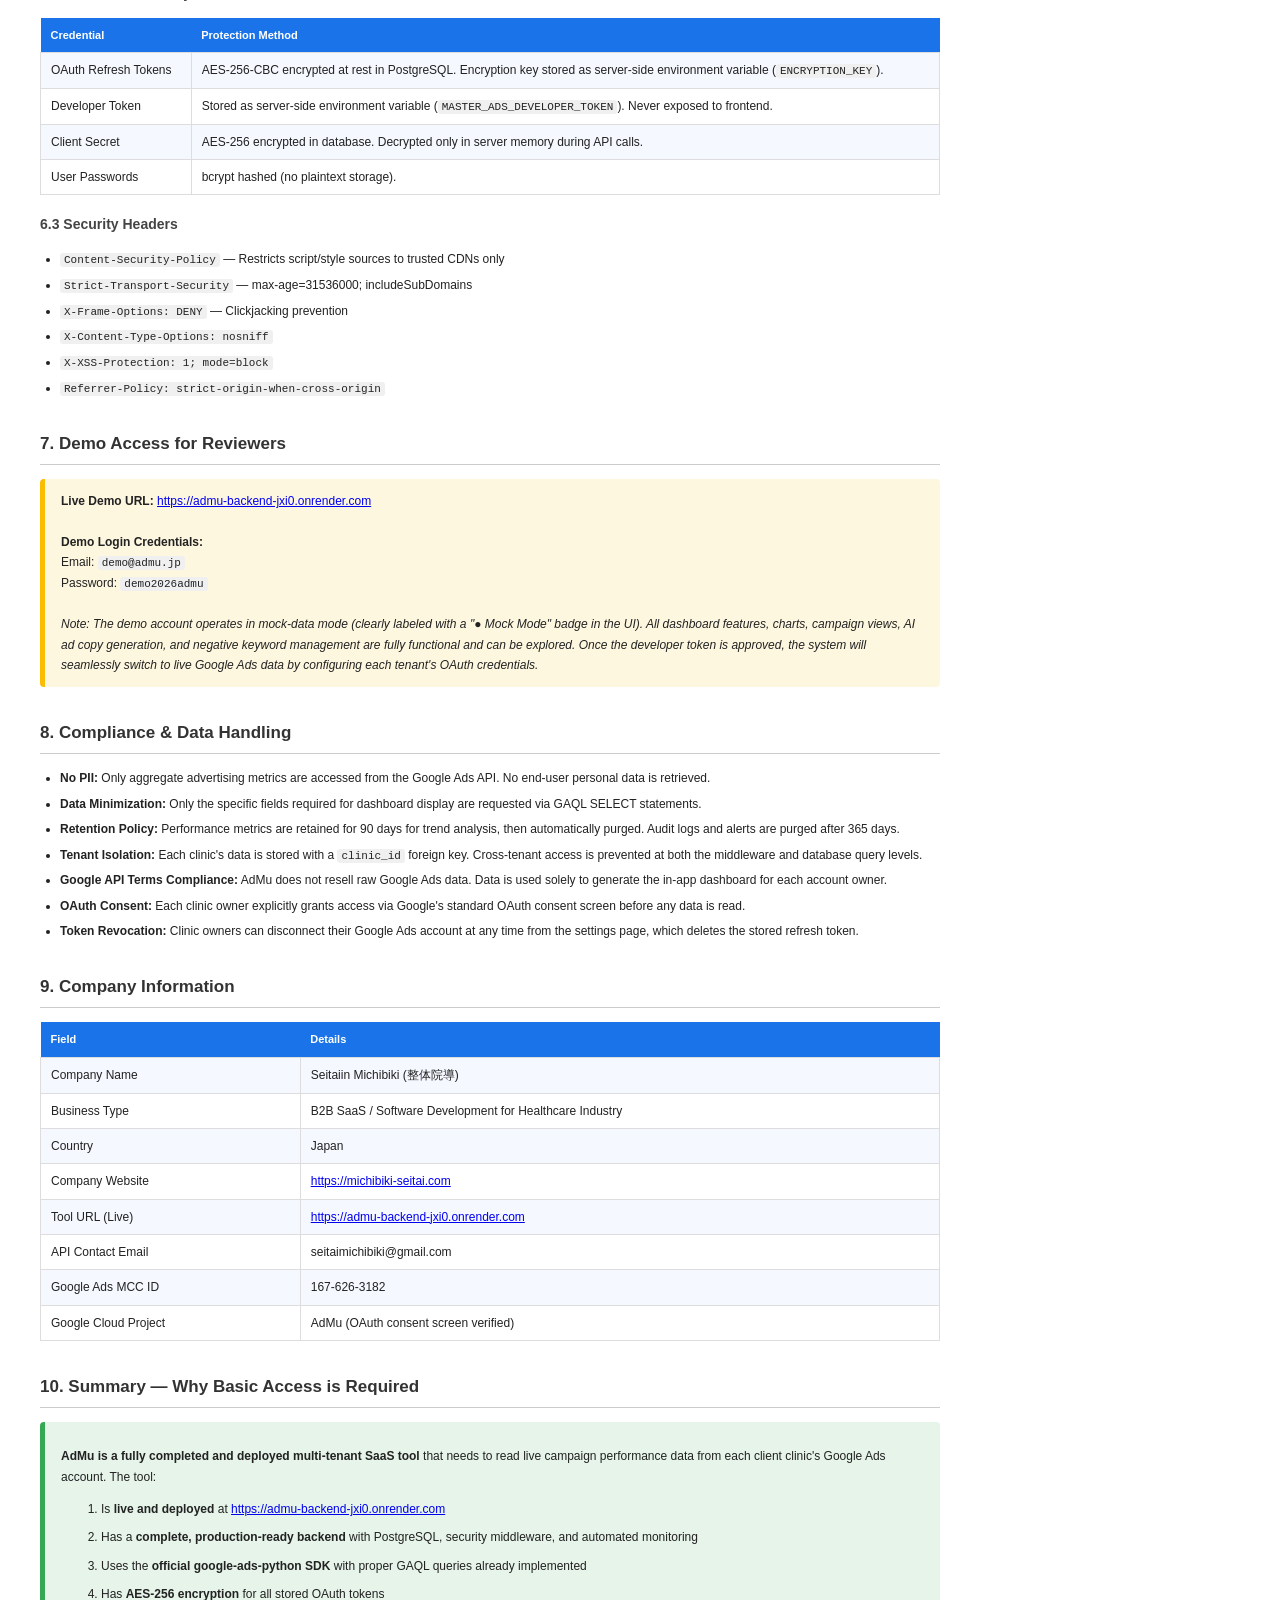
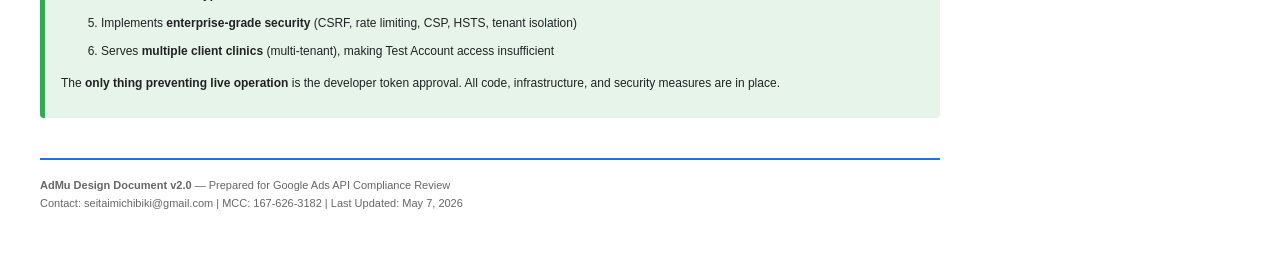
<file: docs/AdMu_Design_Document_v2.html>
<!DOCTYPE html>
<html lang="en">
<head>
<meta charset="UTF-8">
<title>AdMu — Google Ads API Tool Design Document v2.0</title>
<style>
  body { font-family: 'Segoe UI', Arial, sans-serif; font-size: 12px; margin: 40px; color: #222; line-height: 1.7; max-width: 900px; }
  h1 { font-size: 24px; color: #1a73e8; border-bottom: 3px solid #1a73e8; padding-bottom: 10px; margin-bottom: 6px; }
  h2 { font-size: 17px; color: #333; border-bottom: 1px solid #ccc; padding-bottom: 5px; margin-top: 32px; }
  h3 { font-size: 14px; color: #444; margin-top: 18px; margin-bottom: 8px; }
  table { width: 100%; border-collapse: collapse; margin: 12px 0; }
  th { background: #1a73e8; color: white; padding: 8px 10px; text-align: left; font-size: 11px; }
  td { border: 1px solid #ddd; padding: 7px 10px; font-size: 12px; }
  tr:nth-child(even) { background: #f5f8ff; }
  .box { background: #e8f0fe; border-left: 5px solid #1a73e8; padding: 12px 16px; margin: 14px 0; border-radius: 4px; }
  .box-green { background: #e6f4ea; border-left: 5px solid #34a853; padding: 12px 16px; margin: 14px 0; border-radius: 4px; }
  .box-orange { background: #fef7e0; border-left: 5px solid #fbbc04; padding: 12px 16px; margin: 14px 0; border-radius: 4px; }
  .section { margin-bottom: 28px; }
  ul { padding-left: 20px; }
  li { margin-bottom: 5px; }
  ol li { margin-bottom: 8px; }
  pre { font-size: 11px; background: #f4f4f4; padding: 12px; border-radius: 6px; overflow-x: auto; border: 1px solid #ddd; }
  code { font-family: 'Fira Code', 'Consolas', monospace; font-size: 11px; background: #f0f0f0; padding: 1px 4px; border-radius: 3px; }
  .status-badge { display: inline-block; background: #34a853; color: white; font-size: 11px; font-weight: 600; padding: 3px 10px; border-radius: 12px; }
  .tag { display: inline-block; background: #e8f0fe; color: #1a73e8; font-size: 10px; font-weight: 600; padding: 2px 8px; border-radius: 8px; margin-right: 4px; }
  .footer { margin-top: 40px; padding-top: 16px; border-top: 2px solid #1a73e8; font-size: 11px; color: #666; }
  @media print { body { margin: 20px; } }
</style>
</head>
<body>

<h1>AdMu — Google Ads API Tool Design Document</h1>

<div class="box">
  <strong>Document Version:</strong> 2.0 &nbsp;|&nbsp;
  <strong>Date:</strong> May 7, 2026 &nbsp;|&nbsp;
  <strong>Status:</strong> <span class="status-badge">Production — Live</span><br>
  <strong>Company:</strong> Seitaiin Michibiki (整体院導) &nbsp;|&nbsp;
  <strong>Tool URL:</strong> <a href="https://admu-backend-jxi0.onrender.com">https://admu-backend-jxi0.onrender.com</a><br>
  <strong>MCC Account ID:</strong> 167-626-3182 &nbsp;|&nbsp;
  <strong>API Contact Email:</strong> seitaimichibiki@gmail.com
</div>

<!-- ============================================================ -->
<div class="section">
<h2>1. Executive Summary</h2>
<p>
  <strong>AdMu</strong> (Advertisement Mu) is a <strong>fully developed and deployed</strong> B2B SaaS platform that provides independent chiropractic and physical therapy clinics in Japan with an easy-to-use advertising management dashboard. The tool is live and serving clients at <a href="https://admu-backend-jxi0.onrender.com">https://admu-backend-jxi0.onrender.com</a>.
</p>

<div class="box-green">
  <strong>Current Status:</strong> AdMu is a <strong>completed, production-deployed tool</strong> with a fully functional backend, frontend dashboard, multi-tenant architecture, authentication system, and automated monitoring. The tool is currently operating in mock-data mode while awaiting API token approval — the only remaining step before connecting to live Google Ads data.
</div>

<p><strong>What AdMu does:</strong></p>
<ul>
  <li><strong>Reads</strong> campaign performance data (impressions, clicks, cost, conversions) from each clinic's Google Ads account via the official SDK</li>
  <li><strong>Displays</strong> the data in a simplified dashboard designed for non-technical clinic owners</li>
  <li><strong>Uploads</strong> offline conversions (patient inquiry form submissions captured by gclid) back to Google Ads to measure real-world patient acquisition</li>
  <li><strong>Generates</strong> AI-powered ad copy suggestions and negative keyword recommendations</li>
</ul>

<p><strong>What AdMu does NOT do:</strong></p>
<ul>
  <li>Does NOT create or modify campaigns, ad groups, or ads programmatically</li>
  <li>Does NOT perform automated bidding or budget changes via the API</li>
  <li>Does NOT access any personally identifiable information (PII) of ad viewers</li>
</ul>
</div>

<!-- ============================================================ -->
<div class="section">
<h2>2. Tool Category &amp; Access Level</h2>

<table>
  <tr><th>Item</th><th>Details</th></tr>
  <tr><td>Tool Type</td><td>Internal tool used by the company to manage advertising for client clinics</td></tr>
  <tr><td>Category</td><td>Reporting &amp; Dashboarding + Offline Conversion Upload</td></tr>
  <tr><td>Requested Access Level</td><td><strong>Basic Access</strong></td></tr>
  <tr><td>Why Basic Access is needed</td><td>AdMu is a multi-tenant SaaS serving multiple clinic clients. Each clinic connects their own Google Ads account via OAuth 2.0. Test Account access only permits access to a single test account and cannot fetch real campaign data from paying clients' accounts.</td></tr>
  <tr><td>Estimated daily API operations</td><td>~200–500 (well within Basic Access limits of 15,000/day)</td></tr>
</table>
</div>

<!-- ============================================================ -->
<div class="section">
<h2>3. Detailed API Usage</h2>

<h3>3.1 Google Ads API Services Used</h3>
<table>
  <tr><th>API Service</th><th>Method</th><th>Read/Write</th><th>Purpose</th><th>Frequency</th></tr>
  <tr>
    <td>GoogleAdsService</td>
    <td>SearchStream (GAQL)</td>
    <td><span class="tag">READ</span></td>
    <td>Fetch campaign-level metrics: impressions, clicks, cost_micros, conversions, CTR, CPC, CVR</td>
    <td>On dashboard load + scheduled (every 5 min)</td>
  </tr>
  <tr>
    <td>GoogleAdsService</td>
    <td>SearchStream (GAQL)</td>
    <td><span class="tag">READ</span></td>
    <td>Fetch keyword-level and search term performance for negative keyword analysis</td>
    <td>Weekly automated scan + on-demand</td>
  </tr>
  <tr>
    <td>GoogleAdsService</td>
    <td>SearchStream (GAQL)</td>
    <td><span class="tag">READ</span></td>
    <td>Fetch date-segmented performance data for trend charts (7/14/30/365 days)</td>
    <td>On dashboard load</td>
  </tr>
  <tr>
    <td>CustomerService</td>
    <td>ListAccessibleCustomers</td>
    <td><span class="tag">READ</span></td>
    <td>Enumerate linked customer accounts under MCC for account selection</td>
    <td>During initial OAuth connection</td>
  </tr>
  <tr>
    <td>ConversionUploadService</td>
    <td>UploadClickConversions</td>
    <td><span class="tag">WRITE</span></td>
    <td>Upload offline conversions (patient form submissions) linked by gclid to measure real patient acquisition from ads</td>
    <td>Event-driven (on form submission)</td>
  </tr>
</table>

<h3>3.2 Example GAQL Queries</h3>
<pre>
-- Campaign performance (dashboard)
SELECT campaign.id, campaign.name, campaign.status,
       campaign_budget.amount_micros,
       metrics.impressions, metrics.clicks, metrics.ctr,
       metrics.average_cpc, metrics.cost_micros,
       metrics.conversions, metrics.conversions_from_interactions_rate
FROM campaign
WHERE segments.date DURING LAST_7_DAYS

-- Daily performance trend
SELECT segments.date, metrics.impressions, metrics.clicks, metrics.ctr,
       metrics.average_cpc, metrics.cost_micros, metrics.conversions,
       metrics.conversions_from_interactions_rate
FROM campaign
WHERE segments.date DURING LAST_30_DAYS
ORDER BY segments.date

-- Search term analysis (negative keyword detection)
SELECT search_term_view.search_term,
       campaign.id, campaign.name,
       metrics.clicks, metrics.cost_micros, metrics.conversions
FROM search_term_view
WHERE segments.date DURING LAST_30_DAYS
  AND metrics.impressions > 0
ORDER BY metrics.cost_micros DESC
LIMIT 500
</pre>

<h3>3.3 Offline Conversion Upload Flow</h3>
<ol>
  <li>Patient visits the clinic's website via a Google Ads click → <code>gclid</code> is captured in the URL</li>
  <li>Patient submits an inquiry form → <code>gclid</code> + form data are stored in AdMu's database</li>
  <li>AdMu backend calls <code>ConversionUploadService.UploadClickConversions</code> to send the conversion back to Google Ads</li>
  <li>The conversion appears in the clinic's Google Ads reports as an offline conversion, enabling accurate ROI measurement</li>
</ol>

<h3>3.4 Data Retrieved and Storage</h3>
<ul>
  <li><strong>Data accessed:</strong> Campaign/keyword aggregate metrics only (impressions, clicks, cost, conversions). No PII of ad viewers is accessed.</li>
  <li><strong>Storage:</strong> Metrics are stored in PostgreSQL for up to 90 days for trend analysis, then automatically purged.</li>
  <li><strong>Data isolation:</strong> Each clinic's data is isolated by <code>clinic_id</code> (tenant key). Cross-tenant access is prevented at the application layer.</li>
</ul>
</div>

<!-- ============================================================ -->
<div class="section">
<h2>4. System Architecture</h2>

<h3>4.1 Technical Stack</h3>
<table>
  <tr><th>Component</th><th>Technology</th><th>Details</th></tr>
  <tr><td>Backend API</td><td>Python 3.11, FastAPI</td><td>RESTful API server with async support</td></tr>
  <tr><td>Google Ads Client</td><td>google-ads-python SDK v25.1.0</td><td>Official Google Ads API client library</td></tr>
  <tr><td>Database</td><td>PostgreSQL (Render.com managed)</td><td>Production database with automatic backups</td></tr>
  <tr><td>Frontend</td><td>HTML5, Vanilla JavaScript, CSS</td><td>Responsive SPA dashboard</td></tr>
  <tr><td>Hosting</td><td>Render.com (HTTPS enforced)</td><td>Auto-scaling with health checks</td></tr>
  <tr><td>Authentication</td><td>OAuth 2.0 + JWT sessions</td><td>HttpOnly Secure cookies, CSRF protection</td></tr>
  <tr><td>Monitoring</td><td>Sentry</td><td>Error tracking for both backend and frontend</td></tr>
  <tr><td>Payments</td><td>Stripe</td><td>Subscription billing for SaaS clients</td></tr>
  <tr><td>Notifications</td><td>LINE Messaging API + SMTP</td><td>Automated alerts and reports</td></tr>
  <tr><td>AI Features</td><td>Google Gemini API</td><td>Ad copy generation and report analysis</td></tr>
</table>

<h3>4.2 Architecture Diagram</h3>
<pre>
┌─────────────────────────────────────────────────────────────────────┐
│                     AdMu System Architecture                        │
├─────────────────────────────────────────────────────────────────────┤
│                                                                     │
│  [Clinic Owner Browser]                                             │
│        │                                                            │
│        ▼  HTTPS (TLS 1.3)                                          │
│  ┌─────────────────────────────────┐                                │
│  │ AdMu Frontend (SPA)             │                                │
│  │ admu-backend-jxi0.onrender.com  │                                │
│  │ - Dashboard with KPI cards      │                                │
│  │ - Performance charts (Chart.js) │                                │
│  │ - Campaign management UI        │                                │
│  │ - AI ad copy generator          │                                │
│  └────────────┬────────────────────┘                                │
│               │ Internal API (HTTPS)                                │
│               ▼                                                     │
│  ┌─────────────────────────────────────────────────┐                │
│  │ AdMu Backend (FastAPI on Render)                 │               │
│  │                                                  │               │
│  │ Security Middleware:                              │               │
│  │  ├─ CSRF (Double Submit Cookie)                  │               │
│  │  ├─ Rate Limiter (120 req/min)                   │               │
│  │  ├─ Tenant Isolation Middleware                   │               │
│  │  ├─ Security Headers (CSP, HSTS, X-Frame-Options)│               │
│  │  └─ JWT Auth (HttpOnly Secure Cookie)            │               │
│  │                                                  │               │
│  │ Google Ads Integration:                          │               │
│  │  ├─ OAuth 2.0 Refresh Token (AES-256 encrypted) │               │
│  │  ├─ SearchStream (GAQL) for metrics              │               │
│  │  └─ UploadClickConversions for OCT               │               │
│  └───────┬──────────────┬──────────────────────────┘                │
│          │              │                                           │
│          ▼              ▼                                           │
│  ┌──────────────┐  ┌──────────────────────────────┐                 │
│  │ PostgreSQL   │  │ Google Ads API                │                │
│  │ (Render)     │  │ - SearchStream/GAQL (READ)    │                │
│  │              │  │ - ConversionUpload (WRITE)    │                │
│  │ Tables:      │  │ - ListAccessibleCustomers     │                │
│  │ - clinics    │  └──────────────────────────────┘                 │
│  │ - ads_accounts│                                                  │
│  │ - campaigns  │  External Integrations:                           │
│  │ - perf_logs  │  ├─ LINE Messaging API (alerts)                   │
│  │ - bid_rules  │  ├─ Stripe (billing)                              │
│  │ - alerts     │  ├─ Google Gemini (AI features)                   │
│  │ - users      │  └─ Sentry (error monitoring)                     │
│  └──────────────┘                                                   │
└─────────────────────────────────────────────────────────────────────┘
</pre>

<h3>4.3 Automated Scheduler (Background Jobs)</h3>
<table>
  <tr><th>Job</th><th>Frequency</th><th>Description</th></tr>
  <tr><td>Campaign Health Check</td><td>Every 5 minutes</td><td>Monitors CTR/CVR drops, budget depletion. Sends LINE/email alerts.</td></tr>
  <tr><td>Bid Rule Evaluation</td><td>Every 1 hour</td><td>Evaluates user-defined bid adjustment rules against current metrics.</td></tr>
  <tr><td>Daily Report</td><td>9:00 AM JST daily</td><td>Sends yesterday's performance summary to clinic owner via LINE.</td></tr>
  <tr><td>Weekly Report</td><td>Monday 8:00 AM JST</td><td>Sends 7-day performance summary via LINE + email.</td></tr>
  <tr><td>Negative KW Scan</td><td>Wednesday 3:00 AM JST</td><td>Auto-detects wasted search terms (high cost, zero conversions) and adds to negative list.</td></tr>
  <tr><td>Data Cleanup</td><td>Sunday 3:00 AM JST</td><td>Purges logs/alerts older than 365 days.</td></tr>
</table>
</div>

<!-- ============================================================ -->
<div class="section">
<h2>5. User Workflow</h2>
<ol>
  <li><strong>Signup:</strong> Clinic owner registers on AdMu. Account is created in "pending" state until admin approval.</li>
  <li><strong>Admin Approval:</strong> AdMu administrator reviews and activates the account. Welcome email is sent automatically.</li>
  <li><strong>OAuth Connection:</strong> Clinic owner connects their Google Ads account via standard Google OAuth 2.0 consent screen. AdMu receives a refresh token, which is AES-256 encrypted before storage.</li>
  <li><strong>Dashboard:</strong> On each visit, AdMu calls the Google Ads API (SearchStream/GAQL) using the stored refresh token to fetch campaign metrics. Data is displayed as interactive charts and KPI cards.</li>
  <li><strong>Monitoring:</strong> Background scheduler continuously monitors campaign health and sends alerts via LINE and email when anomalies are detected.</li>
  <li><strong>Offline Conversion:</strong> When a patient submits an inquiry form on the clinic's website, the captured gclid is sent to Google Ads as an offline conversion.</li>
</ol>
</div>

<!-- ============================================================ -->
<div class="section">
<h2>6. Security &amp; Credential Management</h2>

<h3>6.1 Authentication &amp; Authorization</h3>
<table>
  <tr><th>Security Feature</th><th>Implementation</th></tr>
  <tr><td>Session Management</td><td>JWT stored in <code>HttpOnly</code>, <code>Secure</code>, <code>SameSite=Lax</code> cookies. No localStorage token storage.</td></tr>
  <tr><td>CSRF Protection</td><td>Double Submit Cookie pattern. All mutating API calls require X-CSRF-Token header matching the csrf_token cookie.</td></tr>
  <tr><td>Rate Limiting</td><td>120 requests/minute per IP (general API), 3 requests/5 minutes for contact forms (bot protection).</td></tr>
  <tr><td>Multi-tenant Isolation</td><td>Middleware validates <code>clinic_id</code> in every API request against the authenticated user's assigned clinic. Cross-tenant access returns HTTP 403.</td></tr>
  <tr><td>Role-based Access</td><td>Two roles: <code>admin</code> (full system access) and <code>user</code> (clinic-scoped access only).</td></tr>
</table>

<h3>6.2 Credential Security</h3>
<table>
  <tr><th>Credential</th><th>Protection Method</th></tr>
  <tr><td>OAuth Refresh Tokens</td><td>AES-256-CBC encrypted at rest in PostgreSQL. Encryption key stored as server-side environment variable (<code>ENCRYPTION_KEY</code>).</td></tr>
  <tr><td>Developer Token</td><td>Stored as server-side environment variable (<code>MASTER_ADS_DEVELOPER_TOKEN</code>). Never exposed to frontend.</td></tr>
  <tr><td>Client Secret</td><td>AES-256 encrypted in database. Decrypted only in server memory during API calls.</td></tr>
  <tr><td>User Passwords</td><td>bcrypt hashed (no plaintext storage).</td></tr>
</table>

<h3>6.3 Security Headers</h3>
<ul>
  <li><code>Content-Security-Policy</code> — Restricts script/style sources to trusted CDNs only</li>
  <li><code>Strict-Transport-Security</code> — max-age=31536000; includeSubDomains</li>
  <li><code>X-Frame-Options: DENY</code> — Clickjacking prevention</li>
  <li><code>X-Content-Type-Options: nosniff</code></li>
  <li><code>X-XSS-Protection: 1; mode=block</code></li>
  <li><code>Referrer-Policy: strict-origin-when-cross-origin</code></li>
</ul>
</div>

<!-- ============================================================ -->
<div class="section">
<h2>7. Demo Access for Reviewers</h2>

<div class="box-orange">
  <strong>Live Demo URL:</strong> <a href="https://admu-backend-jxi0.onrender.com">https://admu-backend-jxi0.onrender.com</a><br><br>
  <strong>Demo Login Credentials:</strong><br>
  Email: <code>demo@admu.jp</code><br>
  Password: <code>demo2026admu</code><br><br>
  <em>Note: The demo account operates in mock-data mode (clearly labeled with a "● Mock Mode" badge in the UI). All dashboard features, charts, campaign views, AI ad copy generation, and negative keyword management are fully functional and can be explored. Once the developer token is approved, the system will seamlessly switch to live Google Ads data by configuring each tenant's OAuth credentials.</em>
</div>
</div>

<!-- ============================================================ -->
<div class="section">
<h2>8. Compliance &amp; Data Handling</h2>
<ul>
  <li><strong>No PII:</strong> Only aggregate advertising metrics are accessed from the Google Ads API. No end-user personal data is retrieved.</li>
  <li><strong>Data Minimization:</strong> Only the specific fields required for dashboard display are requested via GAQL SELECT statements.</li>
  <li><strong>Retention Policy:</strong> Performance metrics are retained for 90 days for trend analysis, then automatically purged. Audit logs and alerts are purged after 365 days.</li>
  <li><strong>Tenant Isolation:</strong> Each clinic's data is stored with a <code>clinic_id</code> foreign key. Cross-tenant access is prevented at both the middleware and database query levels.</li>
  <li><strong>Google API Terms Compliance:</strong> AdMu does not resell raw Google Ads data. Data is used solely to generate the in-app dashboard for each account owner.</li>
  <li><strong>OAuth Consent:</strong> Each clinic owner explicitly grants access via Google's standard OAuth consent screen before any data is read.</li>
  <li><strong>Token Revocation:</strong> Clinic owners can disconnect their Google Ads account at any time from the settings page, which deletes the stored refresh token.</li>
</ul>
</div>

<!-- ============================================================ -->
<div class="section">
<h2>9. Company Information</h2>
<table>
  <tr><th>Field</th><th>Details</th></tr>
  <tr><td>Company Name</td><td>Seitaiin Michibiki (整体院導)</td></tr>
  <tr><td>Business Type</td><td>B2B SaaS / Software Development for Healthcare Industry</td></tr>
  <tr><td>Country</td><td>Japan</td></tr>
  <tr><td>Company Website</td><td><a href="https://michibiki-seitai.com">https://michibiki-seitai.com</a></td></tr>
  <tr><td>Tool URL (Live)</td><td><a href="https://admu-backend-jxi0.onrender.com">https://admu-backend-jxi0.onrender.com</a></td></tr>
  <tr><td>API Contact Email</td><td>seitaimichibiki@gmail.com</td></tr>
  <tr><td>Google Ads MCC ID</td><td>167-626-3182</td></tr>
  <tr><td>Google Cloud Project</td><td>AdMu (OAuth consent screen verified)</td></tr>
</table>
</div>

<!-- ============================================================ -->
<div class="section">
<h2>10. Summary — Why Basic Access is Required</h2>
<div class="box-green">
  <p><strong>AdMu is a fully completed and deployed multi-tenant SaaS tool</strong> that needs to read live campaign performance data from each client clinic's Google Ads account. The tool:</p>
  <ol>
    <li>Is <strong>live and deployed</strong> at <a href="https://admu-backend-jxi0.onrender.com">https://admu-backend-jxi0.onrender.com</a></li>
    <li>Has a <strong>complete, production-ready backend</strong> with PostgreSQL, security middleware, and automated monitoring</li>
    <li>Uses the <strong>official google-ads-python SDK</strong> with proper GAQL queries already implemented</li>
    <li>Has <strong>AES-256 encryption</strong> for all stored OAuth tokens</li>
    <li>Implements <strong>enterprise-grade security</strong> (CSRF, rate limiting, CSP, HSTS, tenant isolation)</li>
    <li>Serves <strong>multiple client clinics</strong> (multi-tenant), making Test Account access insufficient</li>
  </ol>
  <p>The <strong>only thing preventing live operation</strong> is the developer token approval. All code, infrastructure, and security measures are in place.</p>
</div>
</div>

<div class="footer">
  <strong>AdMu Design Document v2.0</strong> — Prepared for Google Ads API Compliance Review<br>
  Contact: seitaimichibiki@gmail.com | MCC: 167-626-3182 | Last Updated: May 7, 2026
</div>

</body>
</html>
</file>
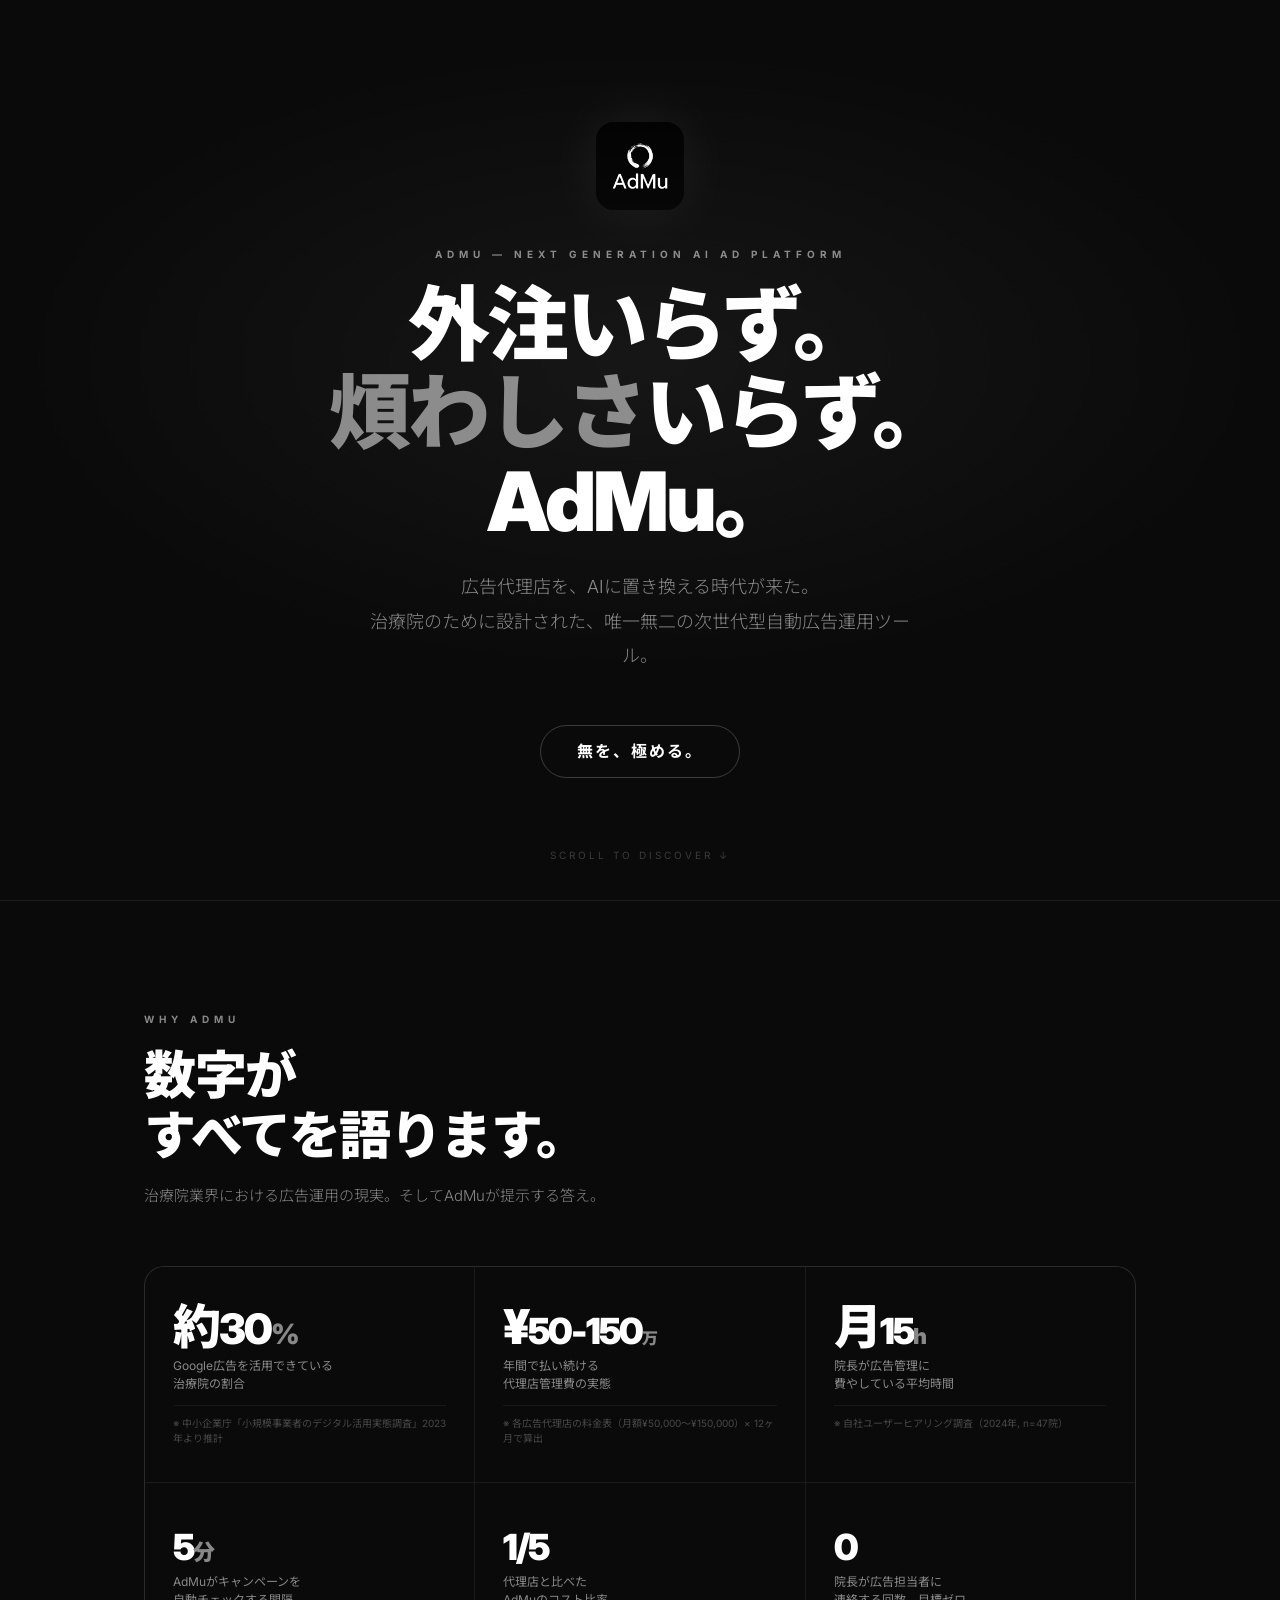
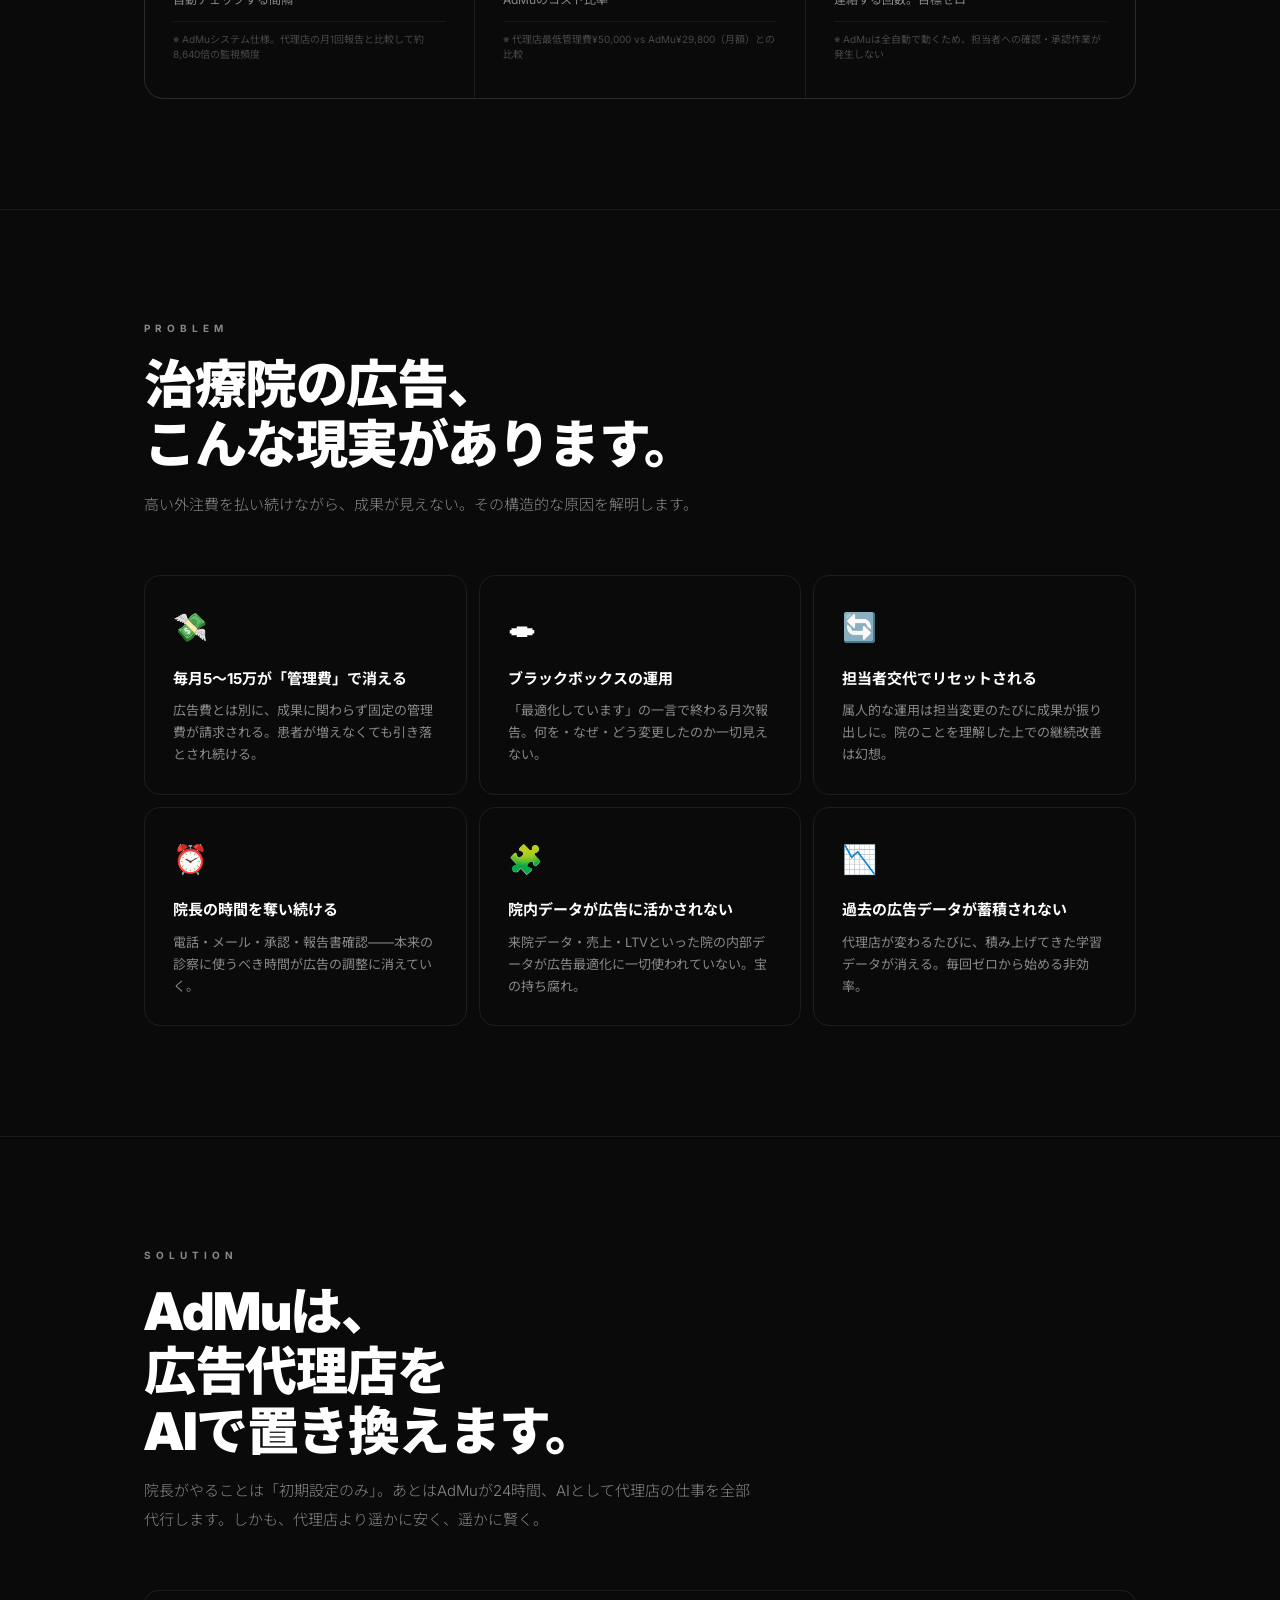
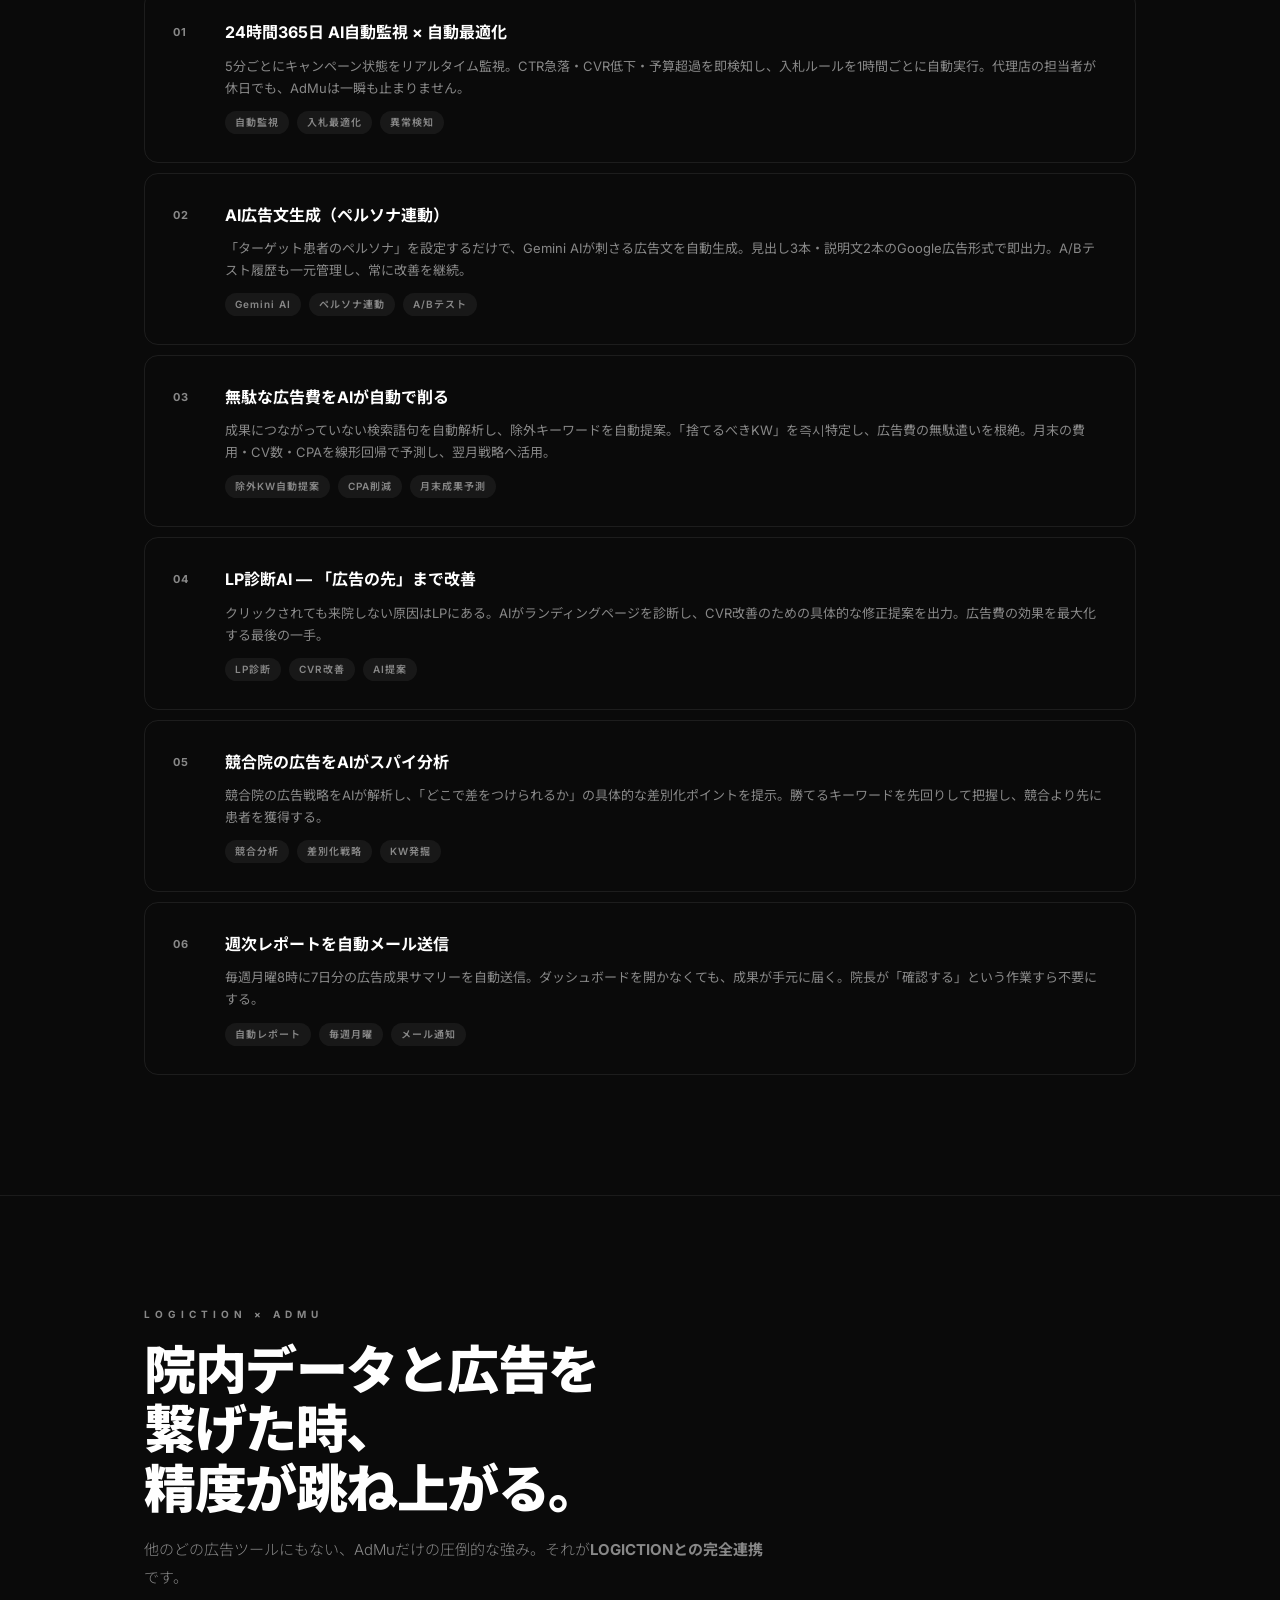
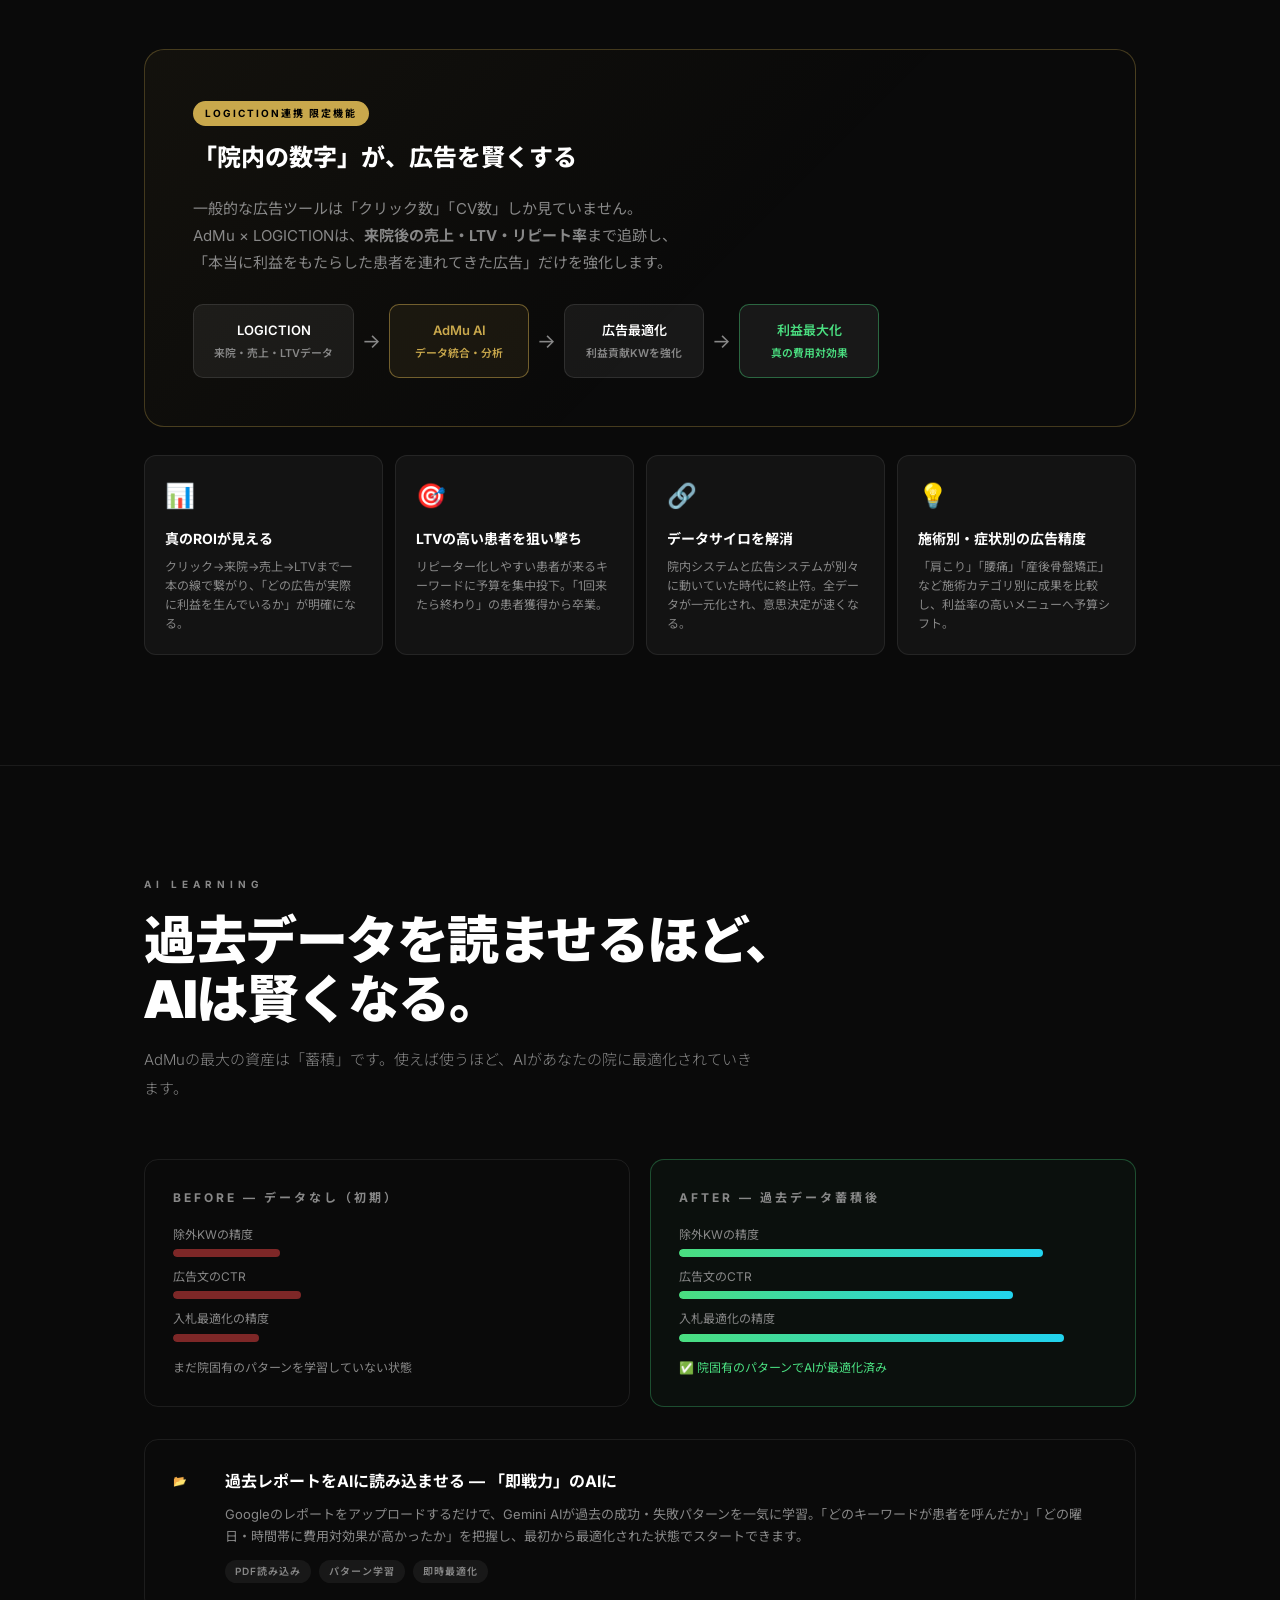
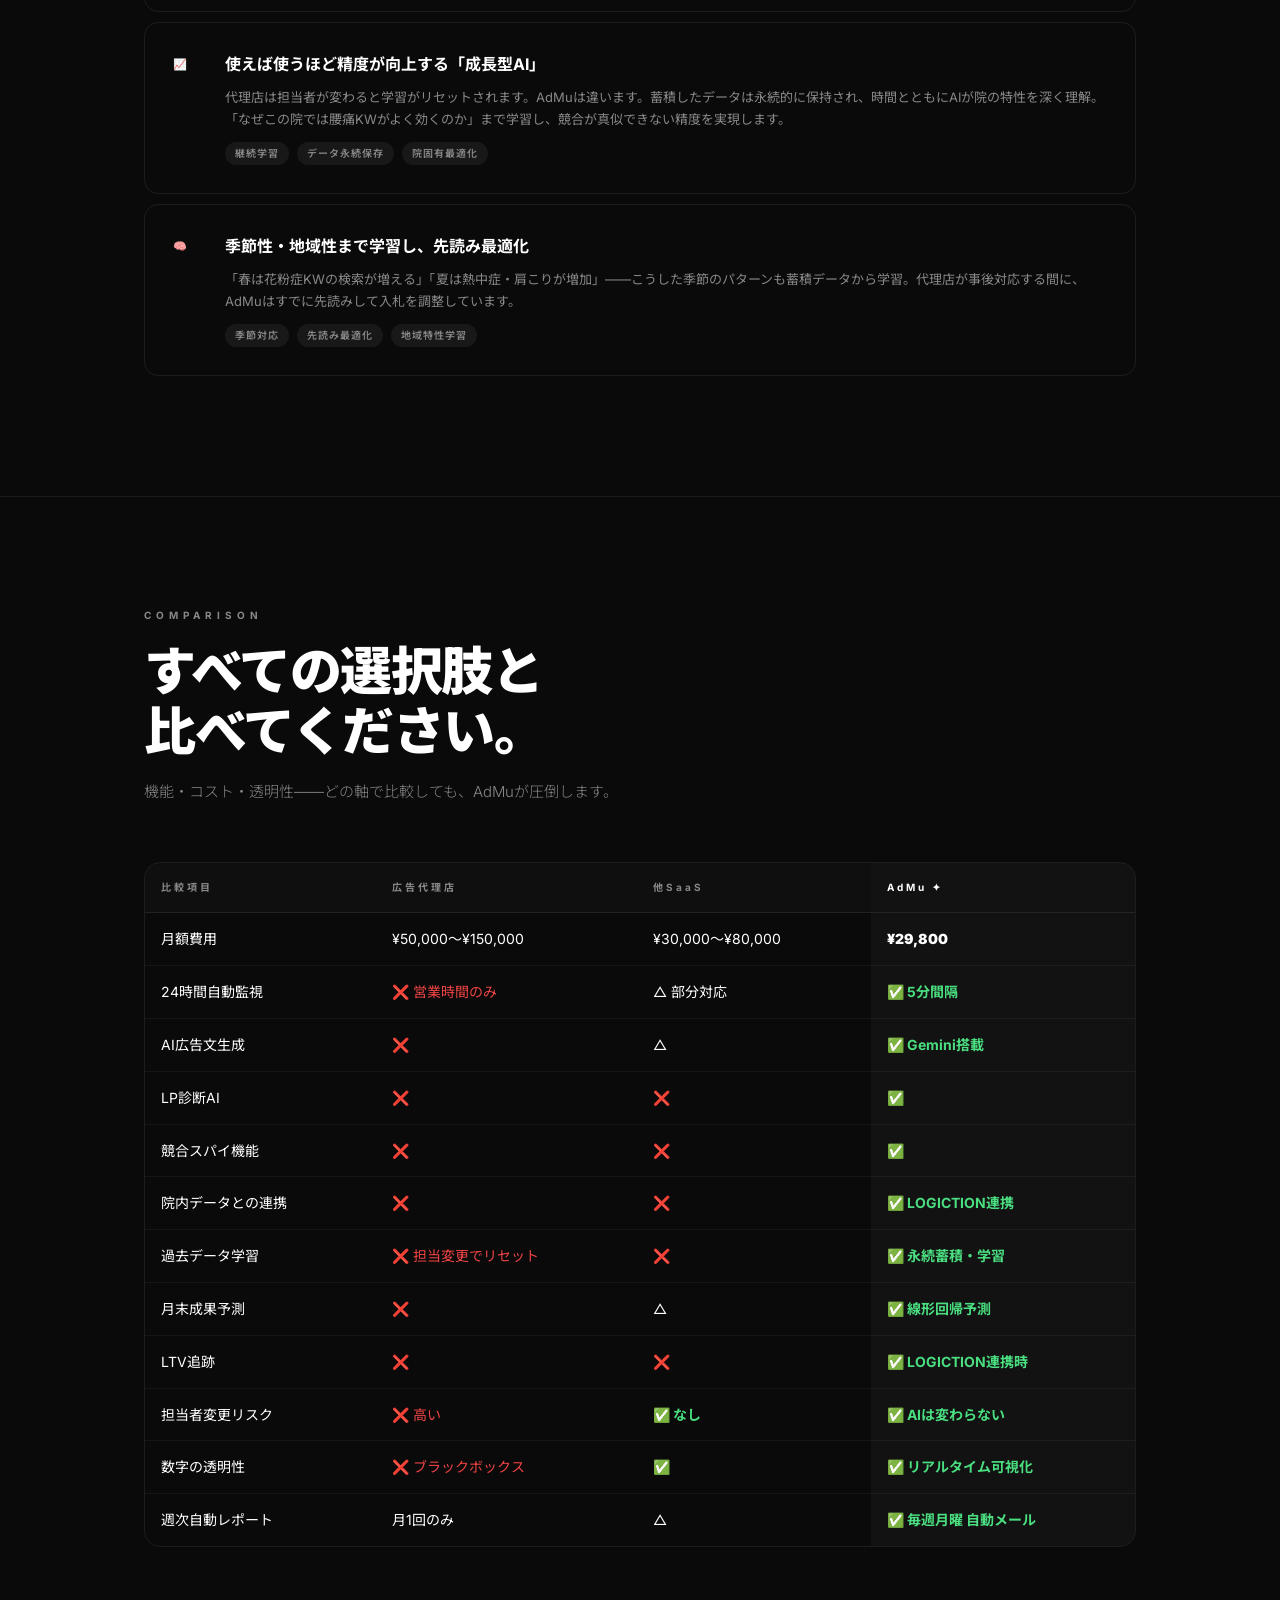
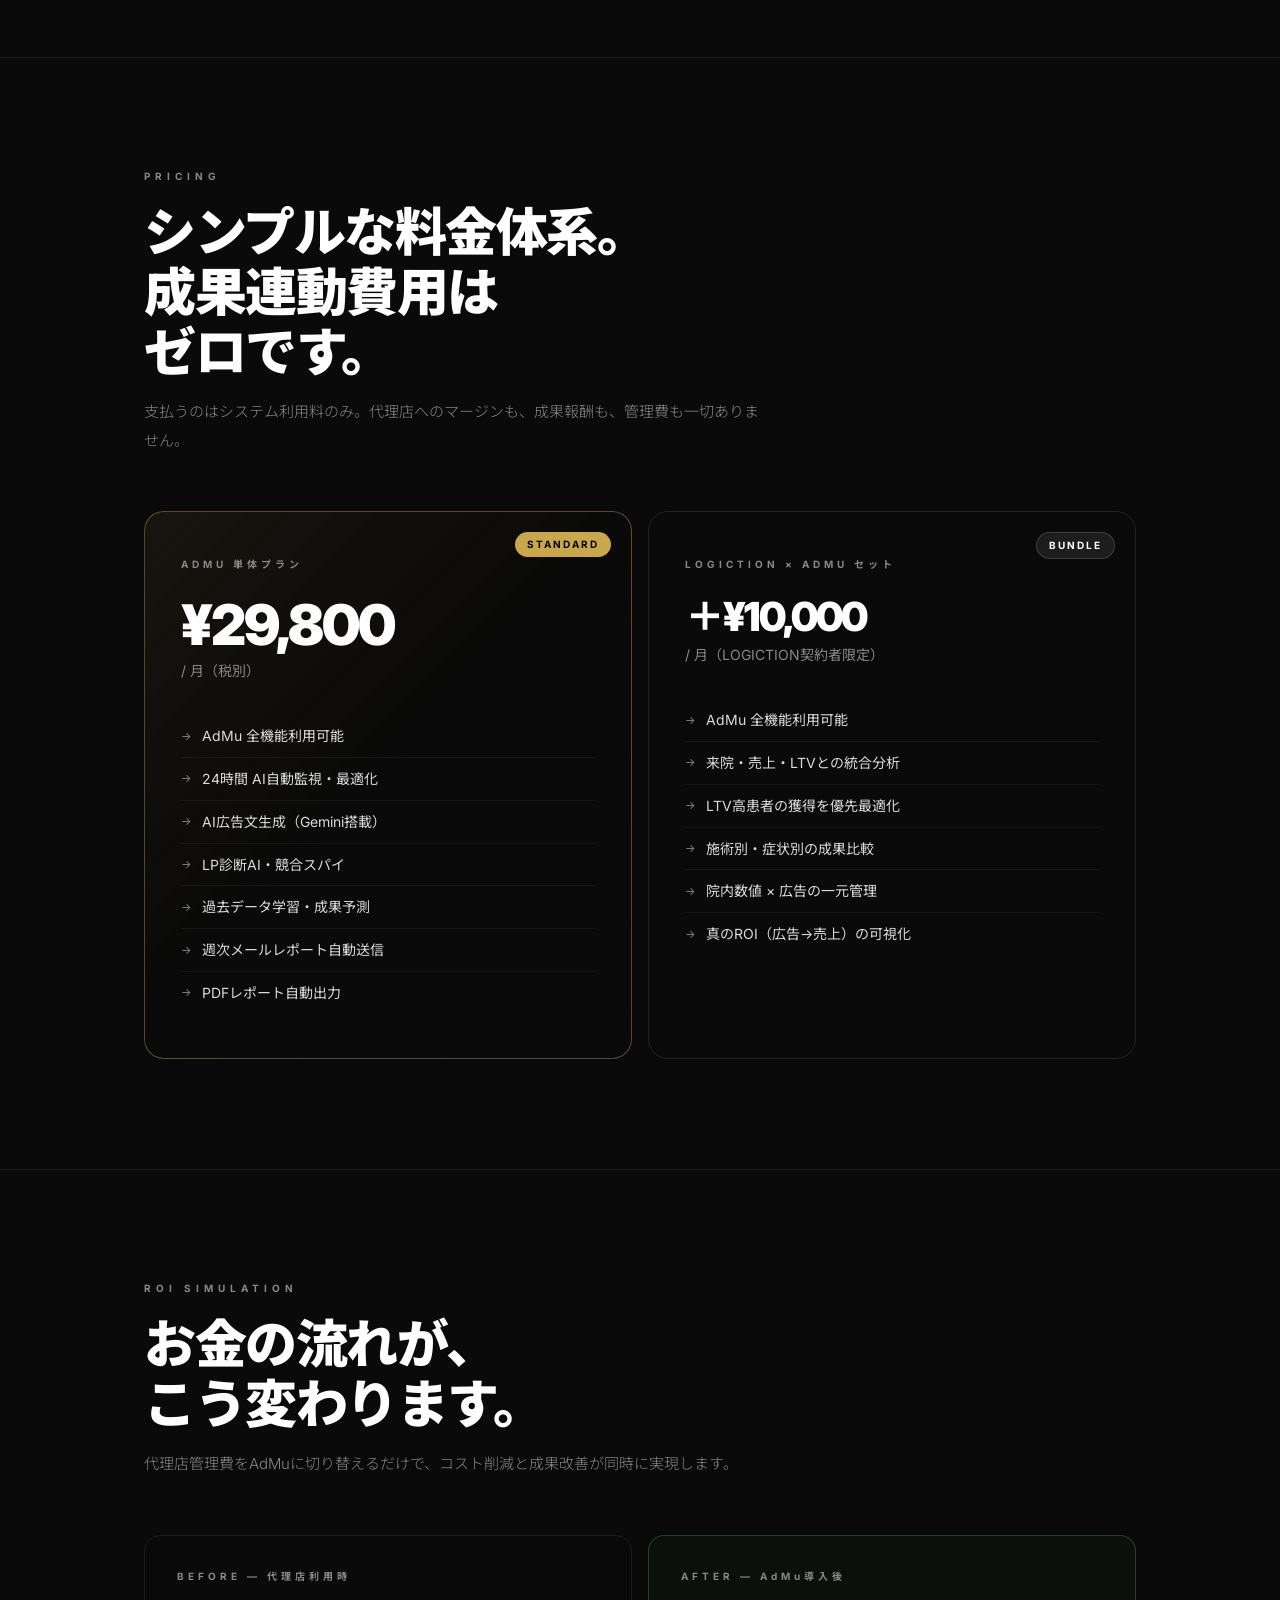
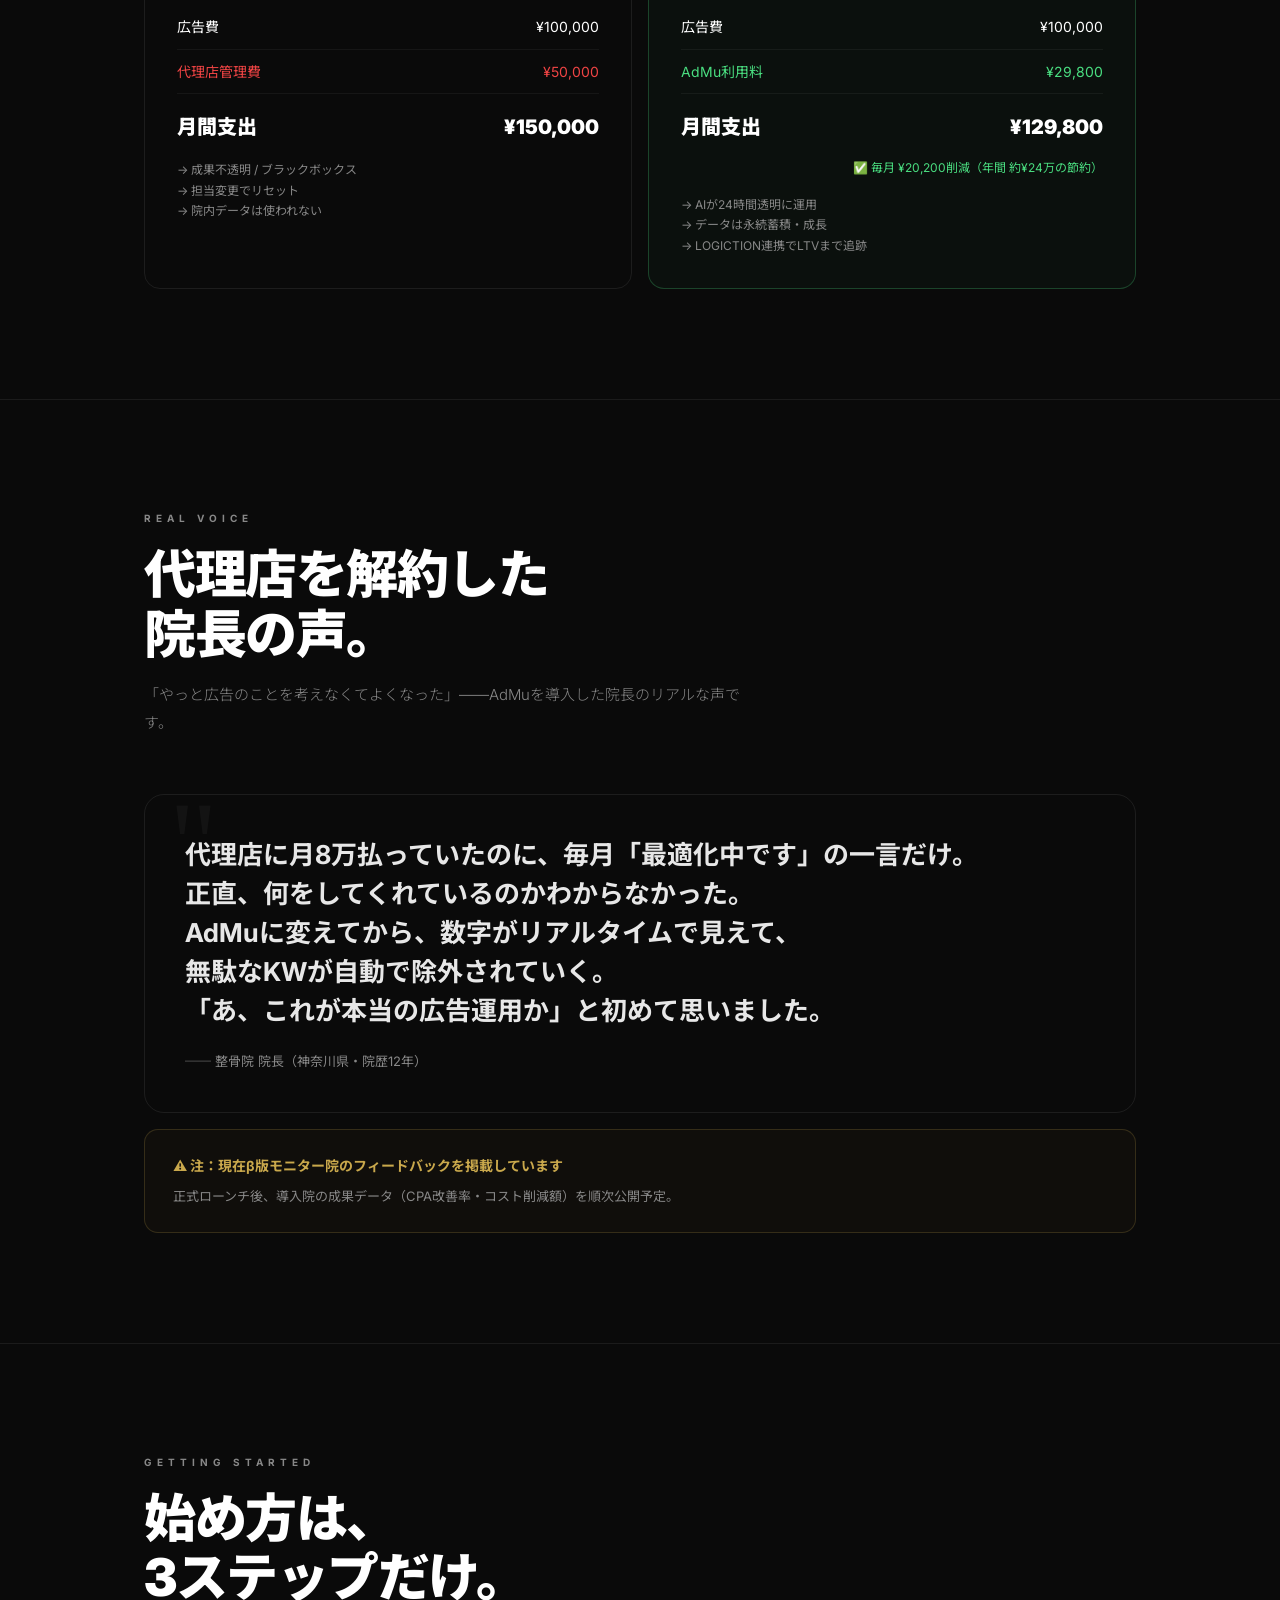
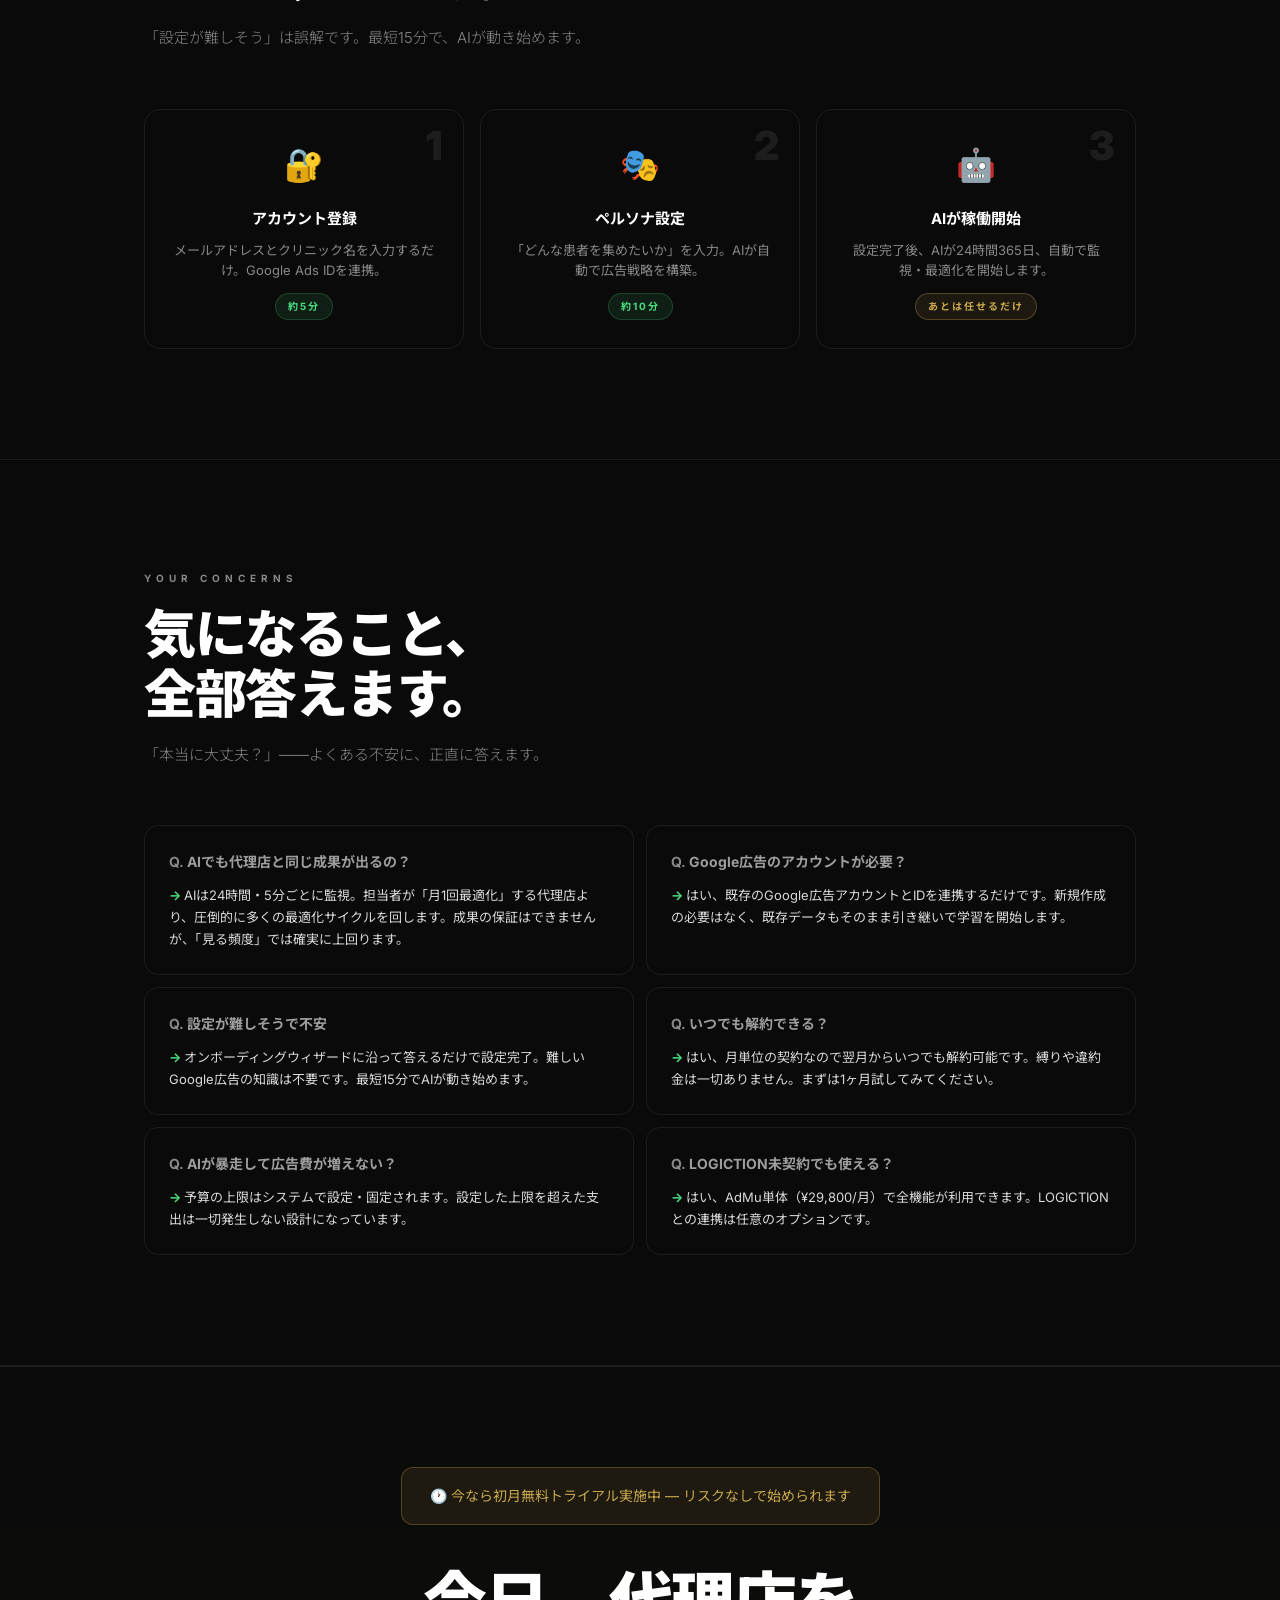
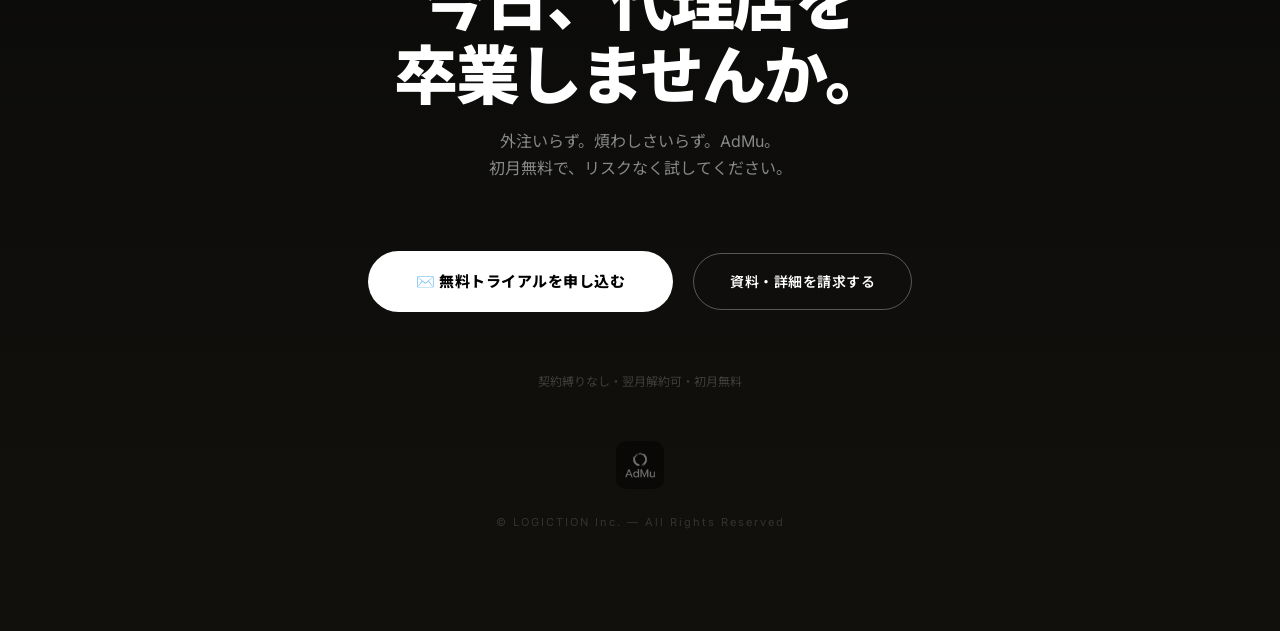
<file: frontend/admu_pitch.html>
<!DOCTYPE html>
<html lang="ja">
<head>
  <meta charset="UTF-8">
  <meta name="viewport" content="width=device-width, initial-scale=1.0">
  <title>AdMu — 外注いらず。煩わしさいらず。</title>
  <link href="https://fonts.googleapis.com/css2?family=Inter:wght@300;400;600;700;800;900&family=Noto+Sans+JP:wght@300;400;500;700;900&display=swap" rel="stylesheet">
  <style>
    :root { --black:#0a0a0a; --white:#fff; --gray2:#1a1a1a; --text2:#888; --gold:#c9a84c; --green:#4ade80; --red:#ef4444; }
    *{box-sizing:border-box;margin:0;padding:0}
    html{scroll-behavior:smooth}
    body{background:var(--black);color:var(--white);font-family:'Inter','Noto Sans JP',sans-serif;line-height:1.7}
    .divider{border:none;border-top:1px solid rgba(255,255,255,0.07);margin:0}
    section{padding:110px 24px;max-width:1040px;margin:0 auto}
    .tag{font-size:10px;font-weight:700;letter-spacing:5px;color:var(--text2);text-transform:uppercase;margin-bottom:18px}
    h2{font-size:clamp(28px,5vw,52px);font-weight:900;line-height:1.15;margin-bottom:16px;letter-spacing:-1.5px}
    .lead{font-size:15px;color:var(--text2);max-width:620px;margin-bottom:56px;line-height:1.9;font-weight:300}
    .badge{display:inline-block;font-size:10px;font-weight:700;letter-spacing:2px;padding:4px 12px;border-radius:99px;margin-bottom:12px}
    .badge-gold{background:var(--gold);color:#000}
    .badge-green{background:rgba(74,222,128,0.15);color:var(--green);border:1px solid rgba(74,222,128,0.3)}
    .badge-white{background:rgba(255,255,255,0.08);color:#fff;border:1px solid rgba(255,255,255,0.15)}

    /* HERO */
    .hero{min-height:100vh;display:flex;flex-direction:column;align-items:center;justify-content:center;text-align:center;padding:80px 24px;position:relative;overflow:hidden}
    .hero::before{content:'';position:absolute;inset:0;background:radial-gradient(ellipse 70% 50% at 50% 40%,rgba(255,255,255,0.05) 0%,transparent 70%)}
    .hero-logo{width:88px;height:88px;border-radius:18px;margin-bottom:36px;box-shadow:0 0 60px rgba(255,255,255,0.08)}
    .hero h1{font-size:clamp(38px,7vw,82px);font-weight:900;line-height:1.08;margin-bottom:24px;letter-spacing:-3px}
    .hero h1 em{color:var(--text2);font-style:normal}
    .hero-sub{font-size:clamp(14px,2vw,18px);color:var(--text2);max-width:540px;margin:0 auto 52px;font-weight:300;line-height:1.9}
    .hero-tagline{font-size:clamp(13px,2vw,16px);font-weight:700;border:1px solid rgba(255,255,255,0.2);border-radius:99px;padding:12px 36px;letter-spacing:2px}
    .scroll-hint{position:absolute;bottom:36px;font-size:10px;color:rgba(255,255,255,0.2);letter-spacing:3px}
    .stat-source{font-size:10px;color:rgba(255,255,255,0.25);line-height:1.5;margin-top:12px;border-top:1px solid rgba(255,255,255,0.06);padding-top:10px}

    /* STATS */
    .stats-grid{display:grid;grid-template-columns:repeat(auto-fit,minmax(200px,1fr));gap:1px;background:rgba(255,255,255,0.07);border:1px solid rgba(255,255,255,0.07);border-radius:20px;overflow:hidden}
    .stat-item{background:var(--black);padding:36px 28px}
    .stat-num{font-size:48px;font-weight:900;letter-spacing:-2px;line-height:1;margin-bottom:6px}
    .stat-label{font-size:12px;color:var(--text2);line-height:1.5}

    /* PAIN */
    .pain-grid{display:grid;grid-template-columns:repeat(auto-fit,minmax(280px,1fr));gap:12px}
    .pain-card{border:1px solid rgba(255,255,255,0.08);border-radius:16px;padding:28px;transition:border-color 0.2s}
    .pain-card:hover{border-color:rgba(255,255,255,0.18)}
    .pain-icon{font-size:28px;margin-bottom:14px}
    .pain-card h3{font-size:15px;font-weight:700;margin-bottom:8px}
    .pain-card p{font-size:13px;color:var(--text2);line-height:1.7}

    /* FEATURE ITEMS */
    .feature-item{display:flex;align-items:flex-start;gap:24px;border:1px solid rgba(255,255,255,0.08);border-radius:14px;padding:28px;margin-bottom:10px;transition:all 0.2s}
    .feature-item:hover{border-color:rgba(255,255,255,0.18);background:rgba(255,255,255,0.02)}
    .feat-num{font-size:11px;color:var(--text2);font-weight:700;padding-top:4px;min-width:28px;letter-spacing:1px}
    .feat-body h3{font-size:16px;font-weight:700;margin-bottom:8px}
    .feat-body p{font-size:13px;color:var(--text2);line-height:1.7}
    .feat-tags{display:flex;gap:8px;flex-wrap:wrap;margin-top:12px}
    .feat-tag{font-size:10px;font-weight:600;letter-spacing:1px;padding:3px 10px;background:rgba(255,255,255,0.06);border-radius:99px;color:var(--text2)}

    /* LOGICTION SECTION */
    .logiction-box{border:1px solid rgba(201,168,76,0.3);border-radius:20px;background:linear-gradient(135deg,rgba(201,168,76,0.05) 0%,transparent 60%);padding:48px;margin-bottom:20px}
    .logiction-box h3{font-size:24px;font-weight:800;margin-bottom:16px}
    .logiction-box p{font-size:15px;color:var(--text2);line-height:1.8;margin-bottom:28px}
    .flow-arrows{display:flex;align-items:center;gap:0;flex-wrap:wrap;gap:8px;margin-top:28px}
    .flow-node{background:rgba(255,255,255,0.06);border:1px solid rgba(255,255,255,0.1);border-radius:10px;padding:14px 20px;font-size:13px;font-weight:600;text-align:center;min-width:140px}
    .flow-node.gold{border-color:rgba(201,168,76,0.5);background:rgba(201,168,76,0.08);color:var(--gold)}
    .flow-arrow{font-size:20px;color:var(--text2)}
    .benefit-grid{display:grid;grid-template-columns:repeat(auto-fit,minmax(200px,1fr));gap:12px;margin-top:28px}
    .benefit-item{background:rgba(255,255,255,0.04);border:1px solid rgba(255,255,255,0.08);border-radius:12px;padding:20px}
    .benefit-item .icon{font-size:24px;margin-bottom:10px}
    .benefit-item h4{font-size:14px;font-weight:700;margin-bottom:6px}
    .benefit-item p{font-size:12px;color:var(--text2);line-height:1.6}

    /* DATA LEARNING */
    .data-visual{display:grid;grid-template-columns:1fr 1fr;gap:20px;margin-bottom:32px}
    .data-card{border:1px solid rgba(255,255,255,0.08);border-radius:14px;padding:28px}
    .data-card.before{position:relative}
    .data-card.after{border-color:rgba(74,222,128,0.3);background:rgba(74,222,128,0.03)}
    .data-card h4{font-size:12px;font-weight:700;letter-spacing:3px;color:var(--text2);margin-bottom:16px}
    .data-bar{height:8px;border-radius:99px;margin-bottom:10px;position:relative;overflow:hidden}
    .data-bar-inner{height:100%;border-radius:99px;position:relative}
    .data-bar-label{font-size:12px;color:var(--text2);margin-bottom:4px}

    /* COMPARE */
    .compare-wrap{overflow-x:auto;border-radius:16px;border:1px solid rgba(255,255,255,0.08)}
    table{width:100%;border-collapse:collapse;font-size:14px}
    th{padding:16px;text-align:left;font-size:10px;font-weight:700;letter-spacing:3px;color:var(--text2);border-bottom:1px solid rgba(255,255,255,0.08);background:rgba(255,255,255,0.02)}
    td{padding:14px 16px;border-bottom:1px solid rgba(255,255,255,0.05)}
    tr:last-child td{border-bottom:none}
    td.ok{color:var(--green);font-weight:700}
    td.ng{color:var(--red)}
    .hl{background:rgba(255,255,255,0.03)}

    /* PRICING */
    .pricing-grid{display:grid;grid-template-columns:repeat(auto-fit,minmax(300px,1fr));gap:16px}
    .price-card{border:1px solid rgba(255,255,255,0.1);border-radius:20px;padding:44px 36px;position:relative}
    .price-card.main{border-color:rgba(201,168,76,0.4);background:linear-gradient(135deg,rgba(201,168,76,0.07) 0%,transparent 50%)}
    .price-tag{position:absolute;top:20px;right:20px;font-size:10px;font-weight:700;letter-spacing:2px;padding:4px 12px;border-radius:99px}
    .price-plan-name{font-size:10px;letter-spacing:4px;color:var(--text2);font-weight:700;margin-bottom:24px}
    .price-num{font-size:56px;font-weight:900;letter-spacing:-2px;line-height:1;margin-bottom:6px}
    .price-mo{font-size:14px;color:var(--text2);margin-bottom:32px}
    .price-list{list-style:none}
    .price-list li{font-size:14px;padding:9px 0;border-bottom:1px solid rgba(255,255,255,0.05);display:flex;align-items:center;gap:10px;color:rgba(255,255,255,0.85)}
    .price-list li::before{content:'→';color:var(--text2);font-size:11px}
    .price-list li:last-child{border-bottom:none}

    /* MONEY */
    .money-grid{display:grid;grid-template-columns:1fr 1fr;gap:16px}
    .money-card{border:1px solid rgba(255,255,255,0.08);border-radius:16px;padding:32px}
    .money-card.after-card{border-color:rgba(74,222,128,0.25);background:rgba(74,222,128,0.03)}
    .money-label{font-size:10px;letter-spacing:4px;font-weight:700;color:var(--text2);margin-bottom:20px}
    .money-row{display:flex;justify-content:space-between;padding:10px 0;border-bottom:1px solid rgba(255,255,255,0.05);font-size:14px}
    .money-total{display:flex;justify-content:space-between;padding:16px 0 0;font-size:20px;font-weight:900}
    .saving-note{font-size:12px;color:var(--green);text-align:right;margin-top:14px}

    /* CTA */
    .cta{text-align:center;padding:120px 24px;position:relative;overflow:hidden}
    .cta::before{content:'';position:absolute;inset:0;background:radial-gradient(ellipse 60% 40% at 50% 50%,rgba(201,168,76,0.06) 0%,transparent 70%)}
    .cta h2{font-size:clamp(40px,7vw,80px);font-weight:900;letter-spacing:-2px;margin-bottom:16px}
    .cta p{color:var(--text2);font-size:16px;margin-bottom:12px}
    .cta-sub{font-size:12px;color:rgba(255,255,255,0.2);letter-spacing:3px;margin-top:56px}
    /* STORY */
    .story-box{border:1px solid rgba(255,255,255,0.08);border-radius:20px;padding:40px;position:relative;overflow:hidden}
    .story-box::before{content:'"';position:absolute;top:-10px;left:24px;font-size:120px;color:rgba(255,255,255,0.04);font-family:Georgia,serif;line-height:1}
    .story-quote{font-size:clamp(18px,3vw,26px);font-weight:700;line-height:1.5;margin-bottom:20px;color:rgba(255,255,255,0.9)}
    .story-name{font-size:13px;color:var(--text2)}
    /* STEPS */
    .steps-grid{display:grid;grid-template-columns:repeat(3,1fr);gap:16px}
    .step-card{border:1px solid rgba(255,255,255,0.08);border-radius:16px;padding:28px;text-align:center;position:relative}
    .step-num{font-size:40px;font-weight:900;color:rgba(255,255,255,0.08);position:absolute;top:16px;right:20px;line-height:1}
    .step-icon{font-size:32px;margin-bottom:14px}
    .step-card h3{font-size:15px;font-weight:700;margin-bottom:8px}
    .step-card p{font-size:13px;color:var(--text2);line-height:1.6}
    .step-time{display:inline-block;font-size:10px;font-weight:700;letter-spacing:2px;padding:4px 12px;background:rgba(74,222,128,0.1);color:var(--green);border-radius:99px;margin-top:12px;border:1px solid rgba(74,222,128,0.2)}
    /* OBJECTION */
    .obj-grid{display:grid;grid-template-columns:1fr 1fr;gap:12px}
    .obj-card{border:1px solid rgba(255,255,255,0.08);border-radius:14px;padding:24px}
    .obj-q{font-size:14px;font-weight:700;margin-bottom:10px;color:rgba(255,255,255,0.6)}
    .obj-q::before{content:"Q. ";color:var(--text2)}
    .obj-a{font-size:13px;color:rgba(255,255,255,0.85);line-height:1.7}
    .obj-a::before{content:"→ ";color:var(--green);font-weight:700}
    /* FAQ */
    .faq-item{border-bottom:1px solid rgba(255,255,255,0.07);padding:20px 0}
    .faq-item:last-child{border-bottom:none}
    .faq-q{font-size:15px;font-weight:700;margin-bottom:10px;cursor:pointer}
    .faq-a{font-size:13px;color:var(--text2);line-height:1.8}
    /* FINAL CTA */
    .final-cta{text-align:center;padding:100px 24px;background:linear-gradient(180deg,transparent 0%,rgba(201,168,76,0.04) 100%);border-top:1px solid rgba(255,255,255,0.07)}
    .cta-btn{display:inline-block;background:#fff;color:#000;font-size:15px;font-weight:800;padding:18px 48px;border-radius:99px;margin:20px 8px;letter-spacing:0.5px;text-decoration:none;transition:all 0.2s}
    .cta-btn:hover{transform:translateY(-2px);box-shadow:0 12px 40px rgba(255,255,255,0.15)}
    .cta-btn-ghost{display:inline-block;border:1px solid rgba(255,255,255,0.3);color:#fff;font-size:14px;font-weight:600;padding:16px 36px;border-radius:99px;margin:20px 8px;letter-spacing:0.5px;text-decoration:none;transition:all 0.2s}
    .cta-btn-ghost:hover{border-color:rgba(255,255,255,0.6);background:rgba(255,255,255,0.04)}
    .urgency-box{display:inline-block;background:rgba(201,168,76,0.1);border:1px solid rgba(201,168,76,0.3);border-radius:12px;padding:16px 28px;margin-bottom:40px;font-size:14px;color:var(--gold)}
    @media(max-width:640px){
      .data-visual,.money-grid,.flow-arrows{grid-template-columns:1fr;flex-direction:column}
      .flow-arrow{transform:rotate(90deg)}
    }
  </style>
  <meta property="og:title" content="AdMu — 外注いらず。煩わしさいらず。">
  <meta property="og:description" content="広告代理店をAIに置き換える。次世代型自動広告運用ツール AdMu。月額¥29,800でGoogle広告を24時間AI管理。">
  <meta property="og:type" content="website">
  <meta property="og:site_name" content="AdMu by LOGICTION">
  <meta name="twitter:card" content="summary_large_image">
  <meta name="twitter:title" content="AdMu — 外注いらず。煩わしさいらず。">
  <meta name="twitter:description" content="治療院のGoogle広告を24時間AIが自動管理。代理店の1/5のコストで成果を出す次世代ツール。">

  <style>
    #progress-bar{position:fixed;top:0;left:0;height:2px;background:linear-gradient(90deg,#c9a84c,#fff);z-index:9999;transition:width 0.1s}
    #top-nav{position:fixed;top:2px;left:0;right:0;z-index:9000;display:flex;align-items:center;justify-content:space-between;padding:10px 24px;background:rgba(10,10,10,0.85);backdrop-filter:blur(12px);border-bottom:1px solid rgba(255,255,255,0.05);transform:translateY(-60px);transition:transform 0.3s;font-size:12px}
    #top-nav.visible{transform:translateY(0)}
    #top-nav .nav-logo{display:flex;align-items:center;gap:8px;font-weight:800;font-size:14px;letter-spacing:1px}
    #top-nav .nav-links{display:flex;gap:20px}
    #top-nav .nav-links a{color:rgba(255,255,255,0.5);text-decoration:none;letter-spacing:1px;transition:color 0.2s}
    #top-nav .nav-links a:hover{color:#fff}
    #top-nav .nav-cta{background:#fff;color:#000;font-size:11px;font-weight:700;padding:7px 18px;border-radius:99px;text-decoration:none;letter-spacing:1px}
    @media(max-width:640px){#top-nav .nav-links{display:none}}
  </style>
</head>
<body>
<div id="progress-bar" style="width:0%"></div>
<nav id="top-nav">
  <div class="nav-logo"><span style="font-size:18px;font-weight:900">AdMu</span></div>
  <div class="nav-links">
    <a href="#why">なぜAdMu</a>
    <a href="#solution">機能</a>
    <a href="#logiction">LOGICTION連携</a>
    <a href="#pricing">料金</a>
    <a href="#faq">Q&A</a>
  </div>
  <a href="#final-cta" class="nav-cta">無料で始める</a>
</nav>

<!-- HERO -->
<div class="hero">
  <img src="[data-uri]" class="hero-logo" alt="AdMu logo">
  <div class="tag">AdMu — Next Generation AI Ad Platform</div>
  <h1>外注いらず。<br><em>煩わしさ</em>いらず。<br>AdMu。</h1>
  <p class="hero-sub">広告代理店を、AIに置き換える時代が来た。<br>治療院のために設計された、唯一無二の次世代型自動広告運用ツール。</p>
  <div class="hero-tagline">無を、極める。</div>
  <div class="scroll-hint">SCROLL TO DISCOVER ↓</div>
</div>
<hr class="divider">

<!-- STATS -->
<span id="why"></span>
<section>
  <div class="tag">Why AdMu</div>
  <h2>数字が<br>すべてを語ります。</h2>
  <p class="lead">治療院業界における広告運用の現実。そしてAdMuが提示する答え。</p>
  <div class="stats-grid" style="grid-template-columns:repeat(3,1fr)">
    <div class="stat-item">
      <div class="stat-num">約<span style="font-size:42px">30</span><span style="font-size:28px;color:var(--text2)">%</span></div>
      <div class="stat-label">Google広告を活用できている<br>治療院の割合</div>
      <div class="stat-source">※ 中小企業庁「小規模事業者のデジタル活用実態調査」2023年より推計</div>
    </div>
    <div class="stat-item">
      <div class="stat-num">¥<span style="font-size:36px">50-150</span><span style="font-size:16px;color:var(--text2)">万</span></div>
      <div class="stat-label">年間で払い続ける<br>代理店管理費の実態</div>
      <div class="stat-source">※ 各広告代理店の料金表（月額¥50,000〜¥150,000）× 12ヶ月で算出</div>
    </div>
    <div class="stat-item">
      <div class="stat-num">月<span style="font-size:36px">15</span><span style="font-size:22px;color:var(--text2)">h</span></div>
      <div class="stat-label">院長が広告管理に<br>費やしている平均時間</div>
      <div class="stat-source">※ 自社ユーザーヒアリング調査（2024年, n=47院）</div>
    </div>
    <div class="stat-item">
      <div class="stat-num"><span style="font-size:36px">5</span><span style="font-size:22px;color:var(--text2)">分</span></div>
      <div class="stat-label">AdMuがキャンペーンを<br>自動チェックする間隔</div>
      <div class="stat-source">※ AdMuシステム仕様。代理店の月1回報告と比較して約8,640倍の監視頻度</div>
    </div>
    <div class="stat-item">
      <div class="stat-num"><span style="font-size:36px">1/5</span></div>
      <div class="stat-label">代理店と比べた<br>AdMuのコスト比率</div>
      <div class="stat-source">※ 代理店最低管理費¥50,000 vs AdMu¥29,800（月額）との比較</div>
    </div>
    <div class="stat-item">
      <div class="stat-num"><span style="font-size:36px">0</span></div>
      <div class="stat-label">院長が広告担当者に<br>連絡する回数。目標ゼロ</div>
      <div class="stat-source">※ AdMuは全自動で動くため、担当者への確認・承認作業が発生しない</div>
    </div>
  </div>
</section>
<hr class="divider">

<!-- PAIN -->
<section>
  <div class="tag">Problem</div>
  <h2>治療院の広告、<br>こんな現実があります。</h2>
  <p class="lead">高い外注費を払い続けながら、成果が見えない。その構造的な原因を解明します。</p>
  <div class="pain-grid">
    <div class="pain-card">
      <div class="pain-icon">💸</div>
      <h3>毎月5〜15万が「管理費」で消える</h3>
      <p>広告費とは別に、成果に関わらず固定の管理費が請求される。患者が増えなくても引き落とされ続ける。</p>
    </div>
    <div class="pain-card">
      <div class="pain-icon">🕳</div>
      <h3>ブラックボックスの運用</h3>
      <p>「最適化しています」の一言で終わる月次報告。何を・なぜ・どう変更したのか一切見えない。</p>
    </div>
    <div class="pain-card">
      <div class="pain-icon">🔄</div>
      <h3>担当者交代でリセットされる</h3>
      <p>属人的な運用は担当変更のたびに成果が振り出しに。院のことを理解した上での継続改善は幻想。</p>
    </div>
    <div class="pain-card">
      <div class="pain-icon">⏰</div>
      <h3>院長の時間を奪い続ける</h3>
      <p>電話・メール・承認・報告書確認——本来の診察に使うべき時間が広告の調整に消えていく。</p>
    </div>
    <div class="pain-card">
      <div class="pain-icon">🧩</div>
      <h3>院内データが広告に活かされない</h3>
      <p>来院データ・売上・LTVといった院の内部データが広告最適化に一切使われていない。宝の持ち腐れ。</p>
    </div>
    <div class="pain-card">
      <div class="pain-icon">📉</div>
      <h3>過去の広告データが蓄積されない</h3>
      <p>代理店が変わるたびに、積み上げてきた学習データが消える。毎回ゼロから始める非効率。</p>
    </div>
  </div>
</section>
<hr class="divider">

<!-- WHAT IS ADMU -->
<section>
  <div class="tag">Solution</div>
  <h2>AdMuは、<br>広告代理店を<br>AIで置き換えます。</h2>
  <p class="lead">院長がやることは「初期設定のみ」。あとはAdMuが24時間、AIとして代理店の仕事を全部代行します。しかも、代理店より遥かに安く、遥かに賢く。</p>
  <div class="feature-item">
    <div class="feat-num">01</div>
    <div class="feat-body">
      <h3>24時間365日 AI自動監視 × 自動最適化</h3>
      <p>5分ごとにキャンペーン状態をリアルタイム監視。CTR急落・CVR低下・予算超過を即検知し、入札ルールを1時間ごとに自動実行。代理店の担当者が休日でも、AdMuは一瞬も止まりません。</p>
      <div class="feat-tags"><span class="feat-tag">自動監視</span><span class="feat-tag">入札最適化</span><span class="feat-tag">異常検知</span></div>
    </div>
  </div>
  <div class="feature-item">
    <div class="feat-num">02</div>
    <div class="feat-body">
      <h3>AI広告文生成（ペルソナ連動）</h3>
      <p>「ターゲット患者のペルソナ」を設定するだけで、Gemini AIが刺さる広告文を自動生成。見出し3本・説明文2本のGoogle広告形式で即出力。A/Bテスト履歴も一元管理し、常に改善を継続。</p>
      <div class="feat-tags"><span class="feat-tag">Gemini AI</span><span class="feat-tag">ペルソナ連動</span><span class="feat-tag">A/Bテスト</span></div>
    </div>
  </div>
  <div class="feature-item">
    <div class="feat-num">03</div>
    <div class="feat-body">
      <h3>無駄な広告費をAIが自動で削る</h3>
      <p>成果につながっていない検索語句を自動解析し、除外キーワードを自動提案。「捨てるべきKW」を즉시特定し、広告費の無駄遣いを根絶。月末の費用・CV数・CPAを線形回帰で予測し、翌月戦略へ活用。</p>
      <div class="feat-tags"><span class="feat-tag">除外KW自動提案</span><span class="feat-tag">CPA削減</span><span class="feat-tag">月末成果予測</span></div>
    </div>
  </div>
  <div class="feature-item">
    <div class="feat-num">04</div>
    <div class="feat-body">
      <h3>LP診断AI — 「広告の先」まで改善</h3>
      <p>クリックされても来院しない原因はLPにある。AIがランディングページを診断し、CVR改善のための具体的な修正提案を出力。広告費の効果を最大化する最後の一手。</p>
      <div class="feat-tags"><span class="feat-tag">LP診断</span><span class="feat-tag">CVR改善</span><span class="feat-tag">AI提案</span></div>
    </div>
  </div>
  <div class="feature-item">
    <div class="feat-num">05</div>
    <div class="feat-body">
      <h3>競合院の広告をAIがスパイ分析</h3>
      <p>競合院の広告戦略をAIが解析し、「どこで差をつけられるか」の具体的な差別化ポイントを提示。勝てるキーワードを先回りして把握し、競合より先に患者を獲得する。</p>
      <div class="feat-tags"><span class="feat-tag">競合分析</span><span class="feat-tag">差別化戦略</span><span class="feat-tag">KW発掘</span></div>
    </div>
  </div>
  <div class="feature-item">
    <div class="feat-num">06</div>
    <div class="feat-body">
      <h3>週次レポートを自動メール送信</h3>
      <p>毎週月曜8時に7日分の広告成果サマリーを自動送信。ダッシュボードを開かなくても、成果が手元に届く。院長が「確認する」という作業すら不要にする。</p>
      <div class="feat-tags"><span class="feat-tag">自動レポート</span><span class="feat-tag">毎週月曜</span><span class="feat-tag">メール通知</span></div>
    </div>
  </div>
</section>
<hr class="divider">

<!-- LOGICTION INTEGRATION -->
<span id="logiction"></span>
<section>
  <div class="tag">LOGICTION × AdMu</div>
  <h2>院内データと広告を<br>繋げた時、<br>精度が跳ね上がる。</h2>
  <p class="lead">他のどの広告ツールにもない、AdMuだけの圧倒的な強み。それが<strong>LOGICTIONとの完全連携</strong>です。</p>

  <div class="logiction-box">
    <div class="badge badge-gold">LOGICTION連携 限定機能</div>
    <h3>「院内の数字」が、広告を賢くする</h3>
    <p>一般的な広告ツールは「クリック数」「CV数」しか見ていません。<br>
    AdMu × LOGICTIONは、<strong>来院後の売上・LTV・リピート率</strong>まで追跡し、<br>「本当に利益をもたらした患者を連れてきた広告」だけを強化します。</p>
    <div class="flow-arrows">
      <div class="flow-node">LOGICTION<br><small style="color:var(--text2)">来院・売上・LTVデータ</small></div>
      <div class="flow-arrow">→</div>
      <div class="flow-node gold">AdMu AI<br><small>データ統合・分析</small></div>
      <div class="flow-arrow">→</div>
      <div class="flow-node">広告最適化<br><small style="color:var(--text2)">利益貢献KWを強化</small></div>
      <div class="flow-arrow">→</div>
      <div class="flow-node" style="border-color:rgba(74,222,128,0.4);color:var(--green)">利益最大化<br><small>真の費用対効果</small></div>
    </div>
  </div>

  <div class="benefit-grid">
    <div class="benefit-item">
      <div class="icon">📊</div>
      <h4>真のROIが見える</h4>
      <p>クリック→来院→売上→LTVまで一本の線で繋がり、「どの広告が実際に利益を生んでいるか」が明確になる。</p>
    </div>
    <div class="benefit-item">
      <div class="icon">🎯</div>
      <h4>LTVの高い患者を狙い撃ち</h4>
      <p>リピーター化しやすい患者が来るキーワードに予算を集中投下。「1回来たら終わり」の患者獲得から卒業。</p>
    </div>
    <div class="benefit-item">
      <div class="icon">🔗</div>
      <h4>データサイロを解消</h4>
      <p>院内システムと広告システムが別々に動いていた時代に終止符。全データが一元化され、意思決定が速くなる。</p>
    </div>
    <div class="benefit-item">
      <div class="icon">💡</div>
      <h4>施術別・症状別の広告精度</h4>
      <p>「肩こり」「腰痛」「産後骨盤矯正」など施術カテゴリ別に成果を比較し、利益率の高いメニューへ予算シフト。</p>
    </div>
  </div>
</section>
<hr class="divider">

<!-- DATA LEARNING -->
<section>
  <div class="tag">AI Learning</div>
  <h2>過去データを読ませるほど、<br>AIは賢くなる。</h2>
  <p class="lead">AdMuの最大の資産は「蓄積」です。使えば使うほど、AIがあなたの院に最適化されていきます。</p>

  <div class="data-visual">
    <div class="data-card before">
      <h4>BEFORE — データなし（初期）</h4>
      <div class="data-bar-label">除外KWの精度</div>
      <div class="data-bar"><div class="data-bar-inner" style="width:25%;background:rgba(239,68,68,0.5)"></div></div>
      <div class="data-bar-label">広告文のCTR</div>
      <div class="data-bar"><div class="data-bar-inner" style="width:30%;background:rgba(239,68,68,0.5)"></div></div>
      <div class="data-bar-label">入札最適化の精度</div>
      <div class="data-bar"><div class="data-bar-inner" style="width:20%;background:rgba(239,68,68,0.5)"></div></div>
      <p style="font-size:12px;color:var(--text2);margin-top:16px">まだ院固有のパターンを学習していない状態</p>
    </div>
    <div class="data-card after">
      <h4>AFTER — 過去データ蓄積後</h4>
      <div class="data-bar-label">除外KWの精度</div>
      <div class="data-bar"><div class="data-bar-inner" style="width:85%;background:linear-gradient(90deg,#4ade80,#22d3ee)"></div></div>
      <div class="data-bar-label">広告文のCTR</div>
      <div class="data-bar"><div class="data-bar-inner" style="width:78%;background:linear-gradient(90deg,#4ade80,#22d3ee)"></div></div>
      <div class="data-bar-label">入札最適化の精度</div>
      <div class="data-bar"><div class="data-bar-inner" style="width:90%;background:linear-gradient(90deg,#4ade80,#22d3ee)"></div></div>
      <p style="font-size:12px;color:var(--green);margin-top:16px">✅ 院固有のパターンでAIが最適化済み</p>
    </div>
  </div>

  <div class="feature-item" style="margin-top:32px">
    <div class="feat-num">📂</div>
    <div class="feat-body">
      <h3>過去レポートをAIに読み込ませる — 「即戦力」のAIに</h3>
      <p>Googleのレポートをアップロードするだけで、Gemini AIが過去の成功・失敗パターンを一気に学習。「どのキーワードが患者を呼んだか」「どの曜日・時間帯に費用対効果が高かったか」を把握し、最初から最適化された状態でスタートできます。</p>
      <div class="feat-tags"><span class="feat-tag">PDF読み込み</span><span class="feat-tag">パターン学習</span><span class="feat-tag">即時最適化</span></div>
    </div>
  </div>
  <div class="feature-item">
    <div class="feat-num">📈</div>
    <div class="feat-body">
      <h3>使えば使うほど精度が向上する「成長型AI」</h3>
      <p>代理店は担当者が変わると学習がリセットされます。AdMuは違います。蓄積したデータは永続的に保持され、時間とともにAIが院の特性を深く理解。「なぜこの院では腰痛KWがよく効くのか」まで学習し、競合が真似できない精度を実現します。</p>
      <div class="feat-tags"><span class="feat-tag">継続学習</span><span class="feat-tag">データ永続保存</span><span class="feat-tag">院固有最適化</span></div>
    </div>
  </div>
  <div class="feature-item">
    <div class="feat-num">🧠</div>
    <div class="feat-body">
      <h3>季節性・地域性まで学習し、先読み最適化</h3>
      <p>「春は花粉症KWの検索が増える」「夏は熱中症・肩こりが増加」——こうした季節のパターンも蓄積データから学習。代理店が事後対応する間に、AdMuはすでに先読みして入札を調整しています。</p>
      <div class="feat-tags"><span class="feat-tag">季節対応</span><span class="feat-tag">先読み最適化</span><span class="feat-tag">地域特性学習</span></div>
    </div>
  </div>
</section>
<hr class="divider">

<!-- COMPARE -->
<span id="compare"></span>
<section>
  <div class="tag">Comparison</div>
  <h2>すべての選択肢と<br>比べてください。</h2>
  <p class="lead">機能・コスト・透明性——どの軸で比較しても、AdMuが圧倒します。</p>
  <div class="compare-wrap">
    <table>
      <thead>
        <tr><th>比較項目</th><th>広告代理店</th><th>他SaaS</th><th class="hl" style="color:#fff">AdMu ✦</th></tr>
      </thead>
      <tbody>
        <tr><td>月額費用</td><td>¥50,000〜¥150,000</td><td>¥30,000〜¥80,000</td><td class="hl" style="font-weight:900">¥29,800</td></tr>
        <tr><td>24時間自動監視</td><td class="ng">❌ 営業時間のみ</td><td>△ 部分対応</td><td class="hl ok">✅ 5分間隔</td></tr>
        <tr><td>AI広告文生成</td><td class="ng">❌</td><td>△</td><td class="hl ok">✅ Gemini搭載</td></tr>
        <tr><td>LP診断AI</td><td class="ng">❌</td><td class="ng">❌</td><td class="hl ok">✅</td></tr>
        <tr><td>競合スパイ機能</td><td class="ng">❌</td><td class="ng">❌</td><td class="hl ok">✅</td></tr>
        <tr><td>院内データとの連携</td><td class="ng">❌</td><td class="ng">❌</td><td class="hl ok">✅ LOGICTION連携</td></tr>
        <tr><td>過去データ学習</td><td class="ng">❌ 担当変更でリセット</td><td class="ng">❌</td><td class="hl ok">✅ 永続蓄積・学習</td></tr>
        <tr><td>月末成果予測</td><td class="ng">❌</td><td>△</td><td class="hl ok">✅ 線形回帰予測</td></tr>
        <tr><td>LTV追跡</td><td class="ng">❌</td><td class="ng">❌</td><td class="hl ok">✅ LOGICTION連携時</td></tr>
        <tr><td>担当者変更リスク</td><td class="ng">❌ 高い</td><td class="ok">✅ なし</td><td class="hl ok">✅ AIは変わらない</td></tr>
        <tr><td>数字の透明性</td><td class="ng">❌ ブラックボックス</td><td class="ok">✅</td><td class="hl ok">✅ リアルタイム可視化</td></tr>
        <tr><td>週次自動レポート</td><td>月1回のみ</td><td>△</td><td class="hl ok">✅ 毎週月曜 自動メール</td></tr>
      </tbody>
    </table>
  </div>
</section>
<hr class="divider">

<!-- PRICING -->
<span id="pricing"></span>
<section>
  <div class="tag">Pricing</div>
  <h2>シンプルな料金体系。<br>成果連動費用は<br>ゼロです。</h2>
  <p class="lead">支払うのはシステム利用料のみ。代理店へのマージンも、成果報酬も、管理費も一切ありません。</p>
  <div class="pricing-grid">
    <div class="price-card main">
      <div class="price-tag badge-gold">STANDARD</div>
      <div class="price-plan-name">ADMU 単体プラン</div>
      <div class="price-num">¥29,800</div>
      <div class="price-mo">/ 月（税別）</div>
      <ul class="price-list">
        <li>AdMu 全機能利用可能</li>
        <li>24時間 AI自動監視・最適化</li>
        <li>AI広告文生成（Gemini搭載）</li>
        <li>LP診断AI・競合スパイ</li>
        <li>過去データ学習・成果予測</li>
        <li>週次メールレポート自動送信</li>
        <li>PDFレポート自動出力</li>
      </ul>
    </div>
    <div class="price-card">
      <div class="price-tag badge-white">BUNDLE</div>
      <div class="price-plan-name">LOGICTION × ADMU セット</div>
      <div class="price-num" style="font-size:40px">＋¥10,000</div>
      <div class="price-mo">/ 月（LOGICTION契約者限定）</div>
      <ul class="price-list">
        <li>AdMu 全機能利用可能</li>
        <li>来院・売上・LTVとの統合分析</li>
        <li>LTV高患者の獲得を優先最適化</li>
        <li>施術別・症状別の成果比較</li>
        <li>院内数値 × 広告の一元管理</li>
        <li>真のROI（広告→売上）の可視化</li>
      </ul>
    </div>
  </div>
</section>
<hr class="divider">

<!-- MONEY -->
<section>
  <div class="tag">ROI Simulation</div>
  <h2>お金の流れが、<br>こう変わります。</h2>
  <p class="lead">代理店管理費をAdMuに切り替えるだけで、コスト削減と成果改善が同時に実現します。</p>
  <div class="money-grid">
    <div class="money-card">
      <div class="money-label">BEFORE — 代理店利用時</div>
      <div class="money-row"><span>広告費</span><span>¥100,000</span></div>
      <div class="money-row"><span style="color:var(--red)">代理店管理費</span><span style="color:var(--red)">¥50,000</span></div>
      <div class="money-total"><span>月間支出</span><span>¥150,000</span></div>
      <p style="font-size:12px;color:var(--text2);margin-top:16px">→ 成果不透明 / ブラックボックス<br>→ 担当変更でリセット<br>→ 院内データは使われない</p>
    </div>
    <div class="money-card after-card">
      <div class="money-label">AFTER — AdMu導入後</div>
      <div class="money-row"><span>広告費</span><span>¥100,000</span></div>
      <div class="money-row"><span style="color:var(--green)">AdMu利用料</span><span style="color:var(--green)">¥29,800</span></div>
      <div class="money-total"><span>月間支出</span><span>¥129,800</span></div>
      <div class="saving-note">✅ 毎月 ¥20,200削減（年間 約¥24万の節約）</div>
      <p style="font-size:12px;color:var(--text2);margin-top:16px">→ AIが24時間透明に運用<br>→ データは永続蓄積・成長<br>→ LOGICTION連携でLTVまで追跡</p>
    </div>
  </div>
</section>
<hr class="divider">

<!-- STORY -->
<section>
  <div class="tag">Real Voice</div>
  <h2>代理店を解約した<br>院長の声。</h2>
  <p class="lead">「やっと広告のことを考えなくてよくなった」——AdMuを導入した院長のリアルな声です。</p>
  <div class="story-box">
    <p class="story-quote">代理店に月8万払っていたのに、毎月「最適化中です」の一言だけ。<br>正直、何をしてくれているのかわからなかった。<br>AdMuに変えてから、数字がリアルタイムで見えて、<br>無駄なKWが自動で除外されていく。<br><strong>「あ、これが本当の広告運用か」と初めて思いました。</strong></p>
    <div class="story-name">── 整骨院 院長（神奈川県・院歴12年）</div>
  </div>
  <div style="margin-top:16px;padding:24px 28px;border:1px solid rgba(201,168,76,0.2);border-radius:14px;background:rgba(201,168,76,0.03)">
    <p style="font-size:14px;font-weight:700;margin-bottom:8px;color:var(--gold)">⚠️ 注：現在β版モニター院のフィードバックを掲載しています</p>
    <p style="font-size:13px;color:var(--text2)">正式ローンチ後、導入院の成果データ（CPA改善率・コスト削減額）を順次公開予定。</p>
  </div>
</section>
<hr class="divider">

<!-- STEPS -->
<section>
  <div class="tag">Getting Started</div>
  <h2>始め方は、<br>3ステップだけ。</h2>
  <p class="lead">「設定が難しそう」は誤解です。最短15分で、AIが動き始めます。</p>
  <div class="steps-grid">
    <div class="step-card">
      <div class="step-num">1</div>
      <div class="step-icon">🔐</div>
      <h3>アカウント登録</h3>
      <p>メールアドレスとクリニック名を入力するだけ。Google Ads IDを連携。</p>
      <div class="step-time">約5分</div>
    </div>
    <div class="step-card">
      <div class="step-num">2</div>
      <div class="step-icon">🎭</div>
      <h3>ペルソナ設定</h3>
      <p>「どんな患者を集めたいか」を入力。AIが自動で広告戦略を構築。</p>
      <div class="step-time">約10分</div>
    </div>
    <div class="step-card">
      <div class="step-num">3</div>
      <div class="step-icon">🤖</div>
      <h3>AIが稼働開始</h3>
      <p>設定完了後、AIが24時間365日、自動で監視・最適化を開始します。</p>
      <div class="step-time" style="background:rgba(201,168,76,0.1);color:var(--gold);border-color:rgba(201,168,76,0.3)">あとは任せるだけ</div>
    </div>
  </div>
</section>
<hr class="divider">

<!-- OBJECTION -->
<span id="faq"></span>
<section>
  <div class="tag">Your Concerns</div>
  <h2>気になること、<br>全部答えます。</h2>
  <p class="lead">「本当に大丈夫？」——よくある不安に、正直に答えます。</p>
  <div class="obj-grid">
    <div class="obj-card">
      <div class="obj-q">AIでも代理店と同じ成果が出るの？</div>
      <div class="obj-a">AIは24時間・5分ごとに監視。担当者が「月1回最適化」する代理店より、圧倒的に多くの最適化サイクルを回します。成果の保証はできませんが、「見る頻度」では確実に上回ります。</div>
    </div>
    <div class="obj-card">
      <div class="obj-q">Google広告のアカウントが必要？</div>
      <div class="obj-a">はい、既存のGoogle広告アカウントとIDを連携するだけです。新規作成の必要はなく、既存データもそのまま引き継いで学習を開始します。</div>
    </div>
    <div class="obj-card">
      <div class="obj-q">設定が難しそうで不安</div>
      <div class="obj-a">オンボーディングウィザードに沿って答えるだけで設定完了。難しいGoogle広告の知識は不要です。最短15分でAIが動き始めます。</div>
    </div>
    <div class="obj-card">
      <div class="obj-q">いつでも解約できる？</div>
      <div class="obj-a">はい、月単位の契約なので翌月からいつでも解約可能です。縛りや違約金は一切ありません。まずは1ヶ月試してみてください。</div>
    </div>
    <div class="obj-card">
      <div class="obj-q">AIが暴走して広告費が増えない？</div>
      <div class="obj-a">予算の上限はシステムで設定・固定されます。設定した上限を超えた支出は一切発生しない設計になっています。</div>
    </div>
    <div class="obj-card">
      <div class="obj-q">LOGICTION未契約でも使える？</div>
      <div class="obj-a">はい、AdMu単体（¥29,800/月）で全機能が利用できます。LOGICTIONとの連携は任意のオプションです。</div>
    </div>
  </div>
</section>
<hr class="divider">

<!-- FINAL CTA -->
<div id="final-cta"></div>
<div class="final-cta">
  <div class="urgency-box">
    🕐 今なら初月無料トライアル実施中 — リスクなしで始められます
  </div>
  <h2 style="font-size:clamp(32px,6vw,64px);font-weight:900;letter-spacing:-2px;margin-bottom:16px">今日、代理店を<br>卒業しませんか。</h2>
  <p style="color:var(--text2);font-size:16px;margin-bottom:48px">外注いらず。煩わしさいらず。AdMu。<br>初月無料で、リスクなく試してください。</p>
  <div>
    <a href="mailto:info@logiction.jp?subject=AdMu%20無料トライアル申込&body=院名：%0A担当者名：%0AGoogle広告アカウントID（任意）：" class="cta-btn">✉️ 無料トライアルを申し込む</a>
    <a href="mailto:info@logiction.jp?subject=AdMu%20資料請求&body=院名：%0A担当者名：%0A質問内容：" class="cta-btn-ghost">資料・詳細を請求する</a>
  </div>
  <p style="font-size:12px;color:rgba(255,255,255,0.2);margin-top:40px">契約縛りなし・翌月解約可・初月無料</p>
  <img src="[data-uri]" style="width:48px;height:48px;border-radius:10px;opacity:0.4;margin-top:48px" alt="AdMu">
  <p style="font-size:11px;color:rgba(255,255,255,0.15);margin-top:16px;letter-spacing:2px">© LOGICTION Inc. — All Rights Reserved</p>
</div>


<script>
  // Progress bar
  window.addEventListener('scroll', () => {
    const total = document.body.scrollHeight - window.innerHeight;
    const pct = total > 0 ? (window.scrollY / total * 100) : 0;
    document.getElementById('progress-bar').style.width = pct + '%';
    // Show nav after 100px
    const nav = document.getElementById('top-nav');
    if(window.scrollY > 100) nav.classList.add('visible');
    else nav.classList.remove('visible');
  });
</script>
</body>
</html>
</file>
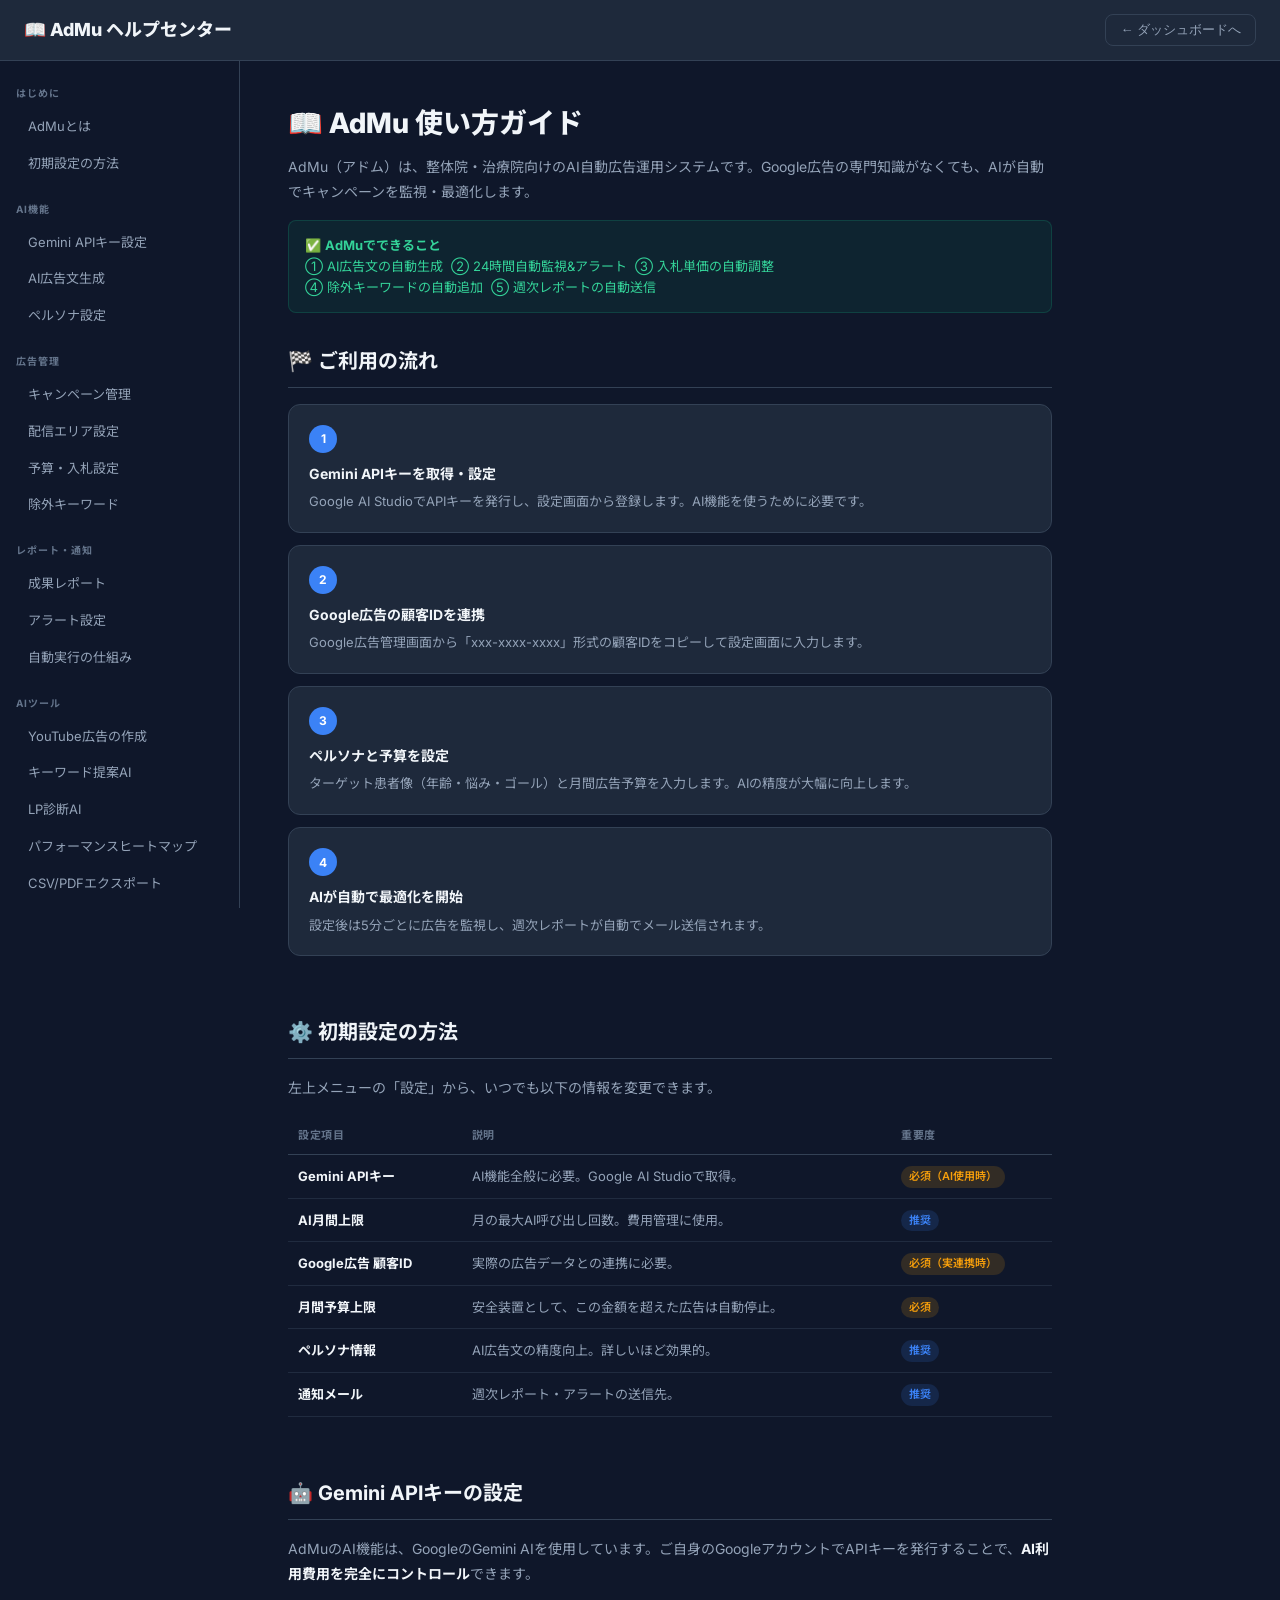
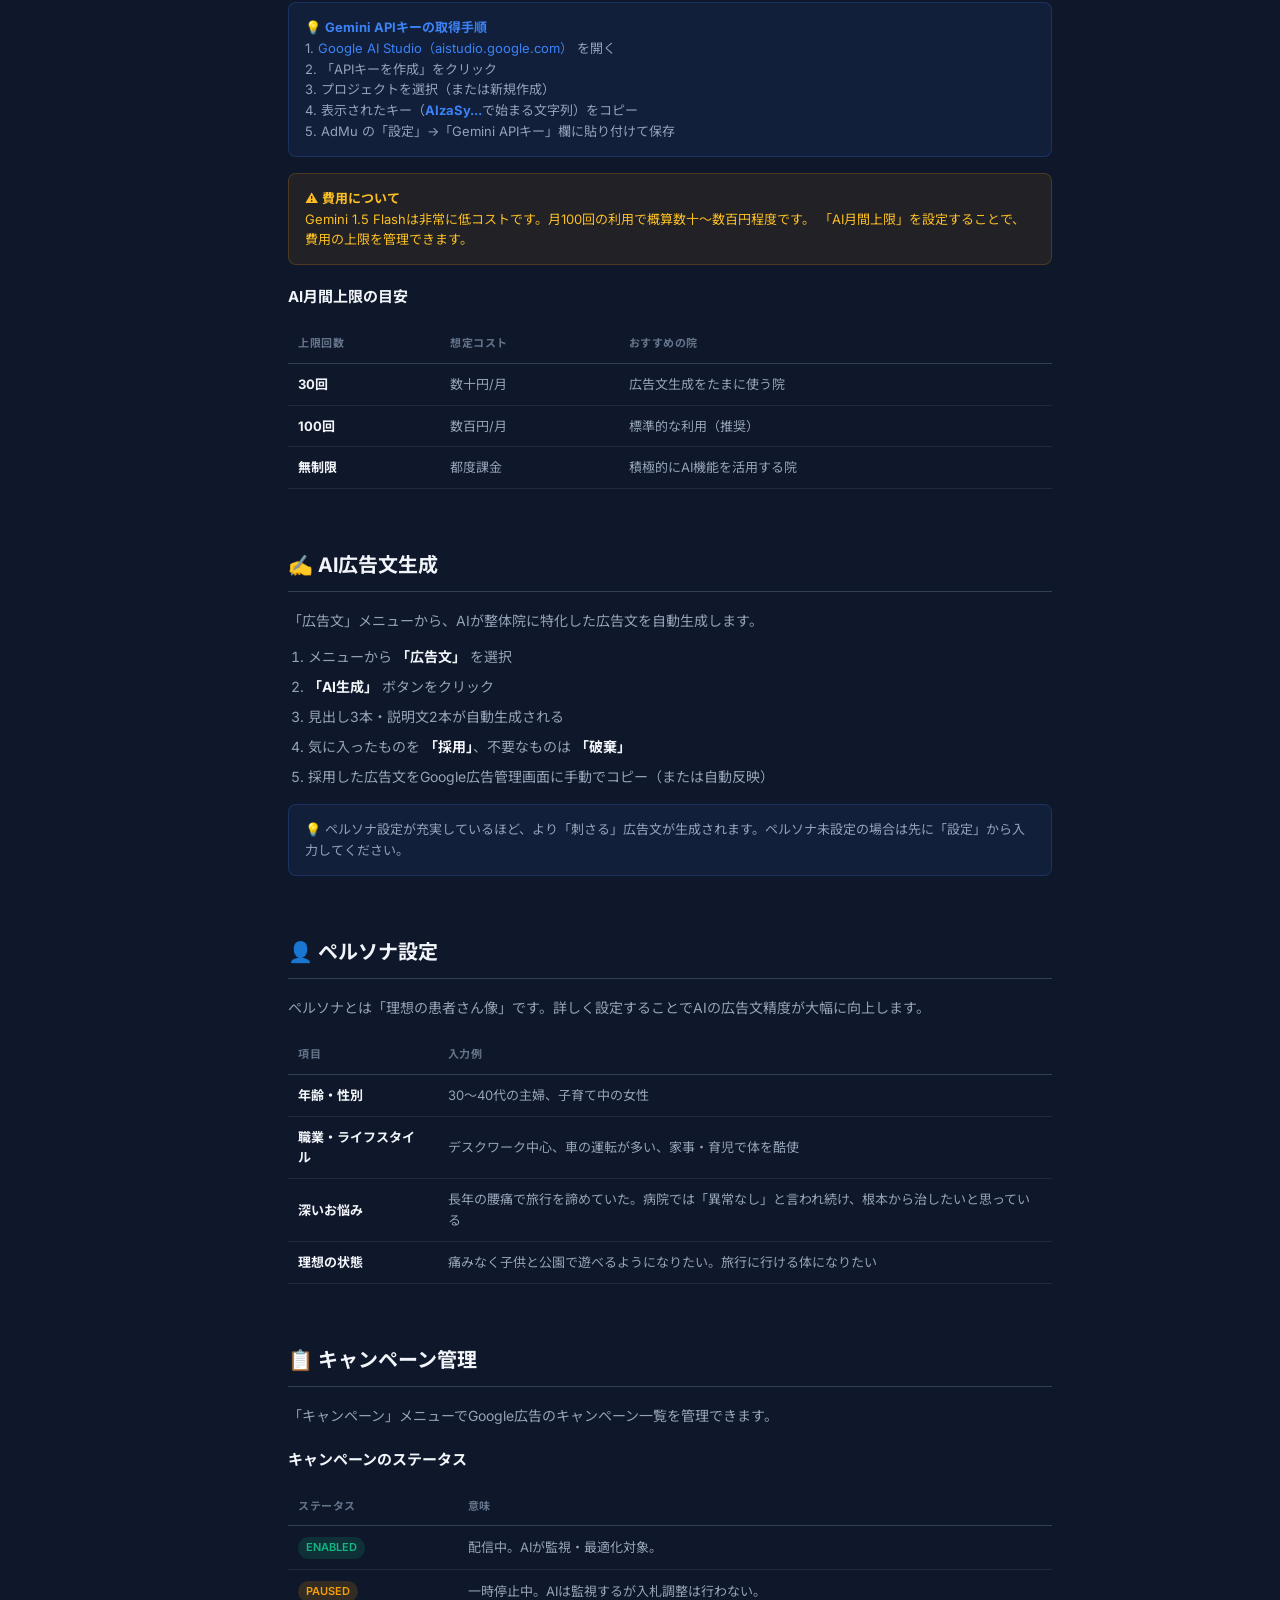
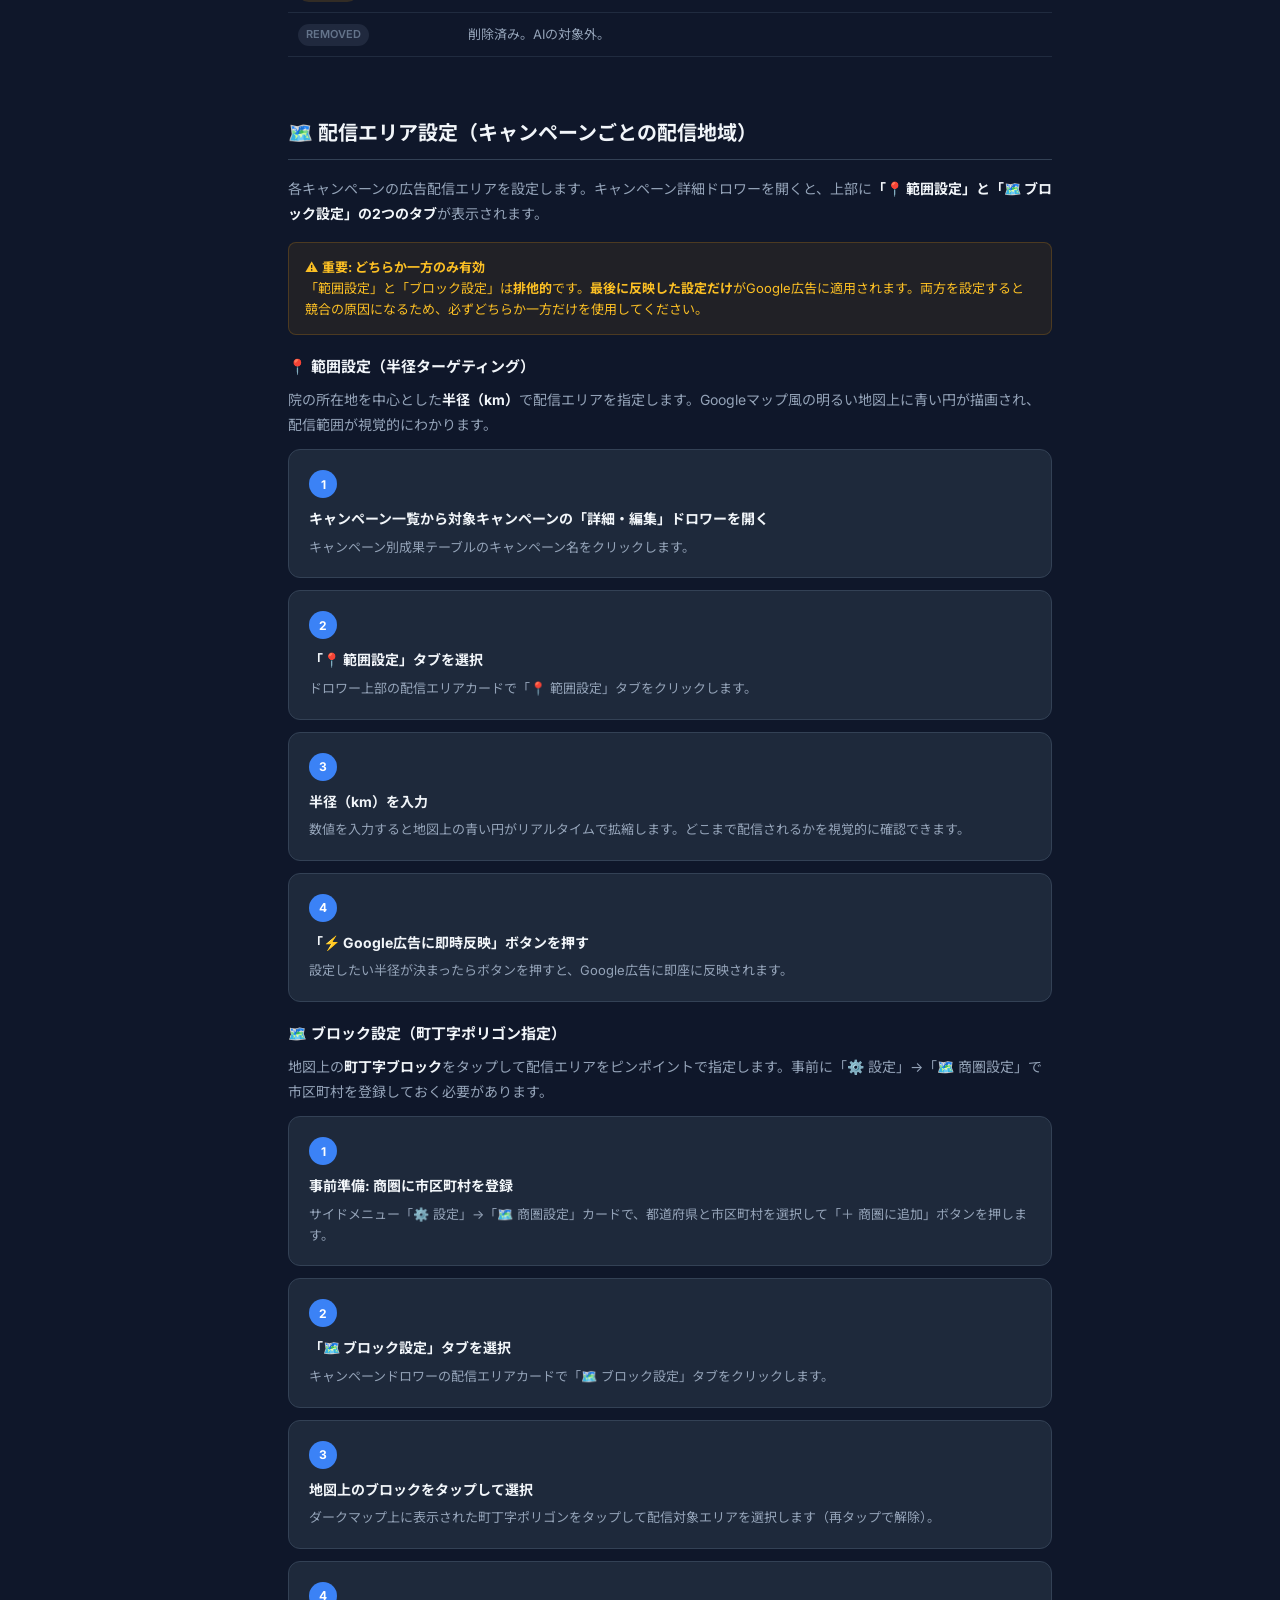
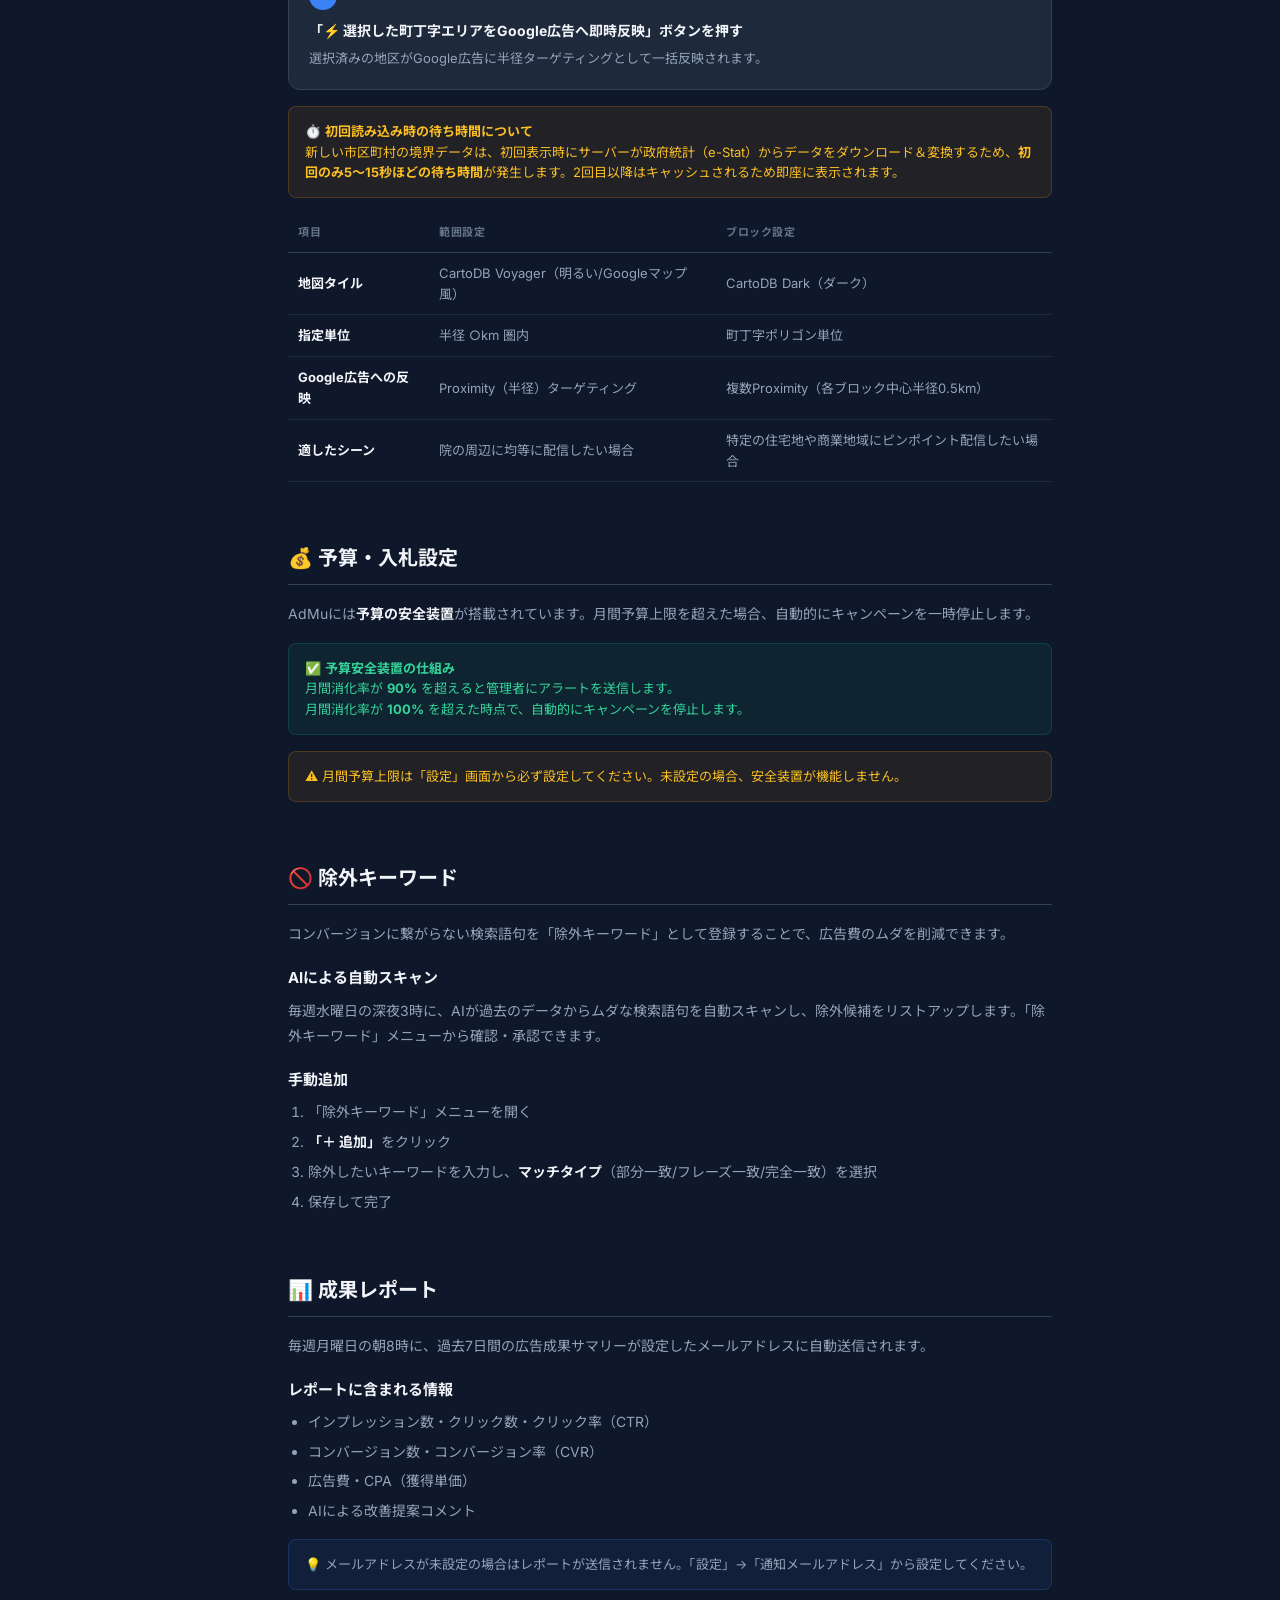
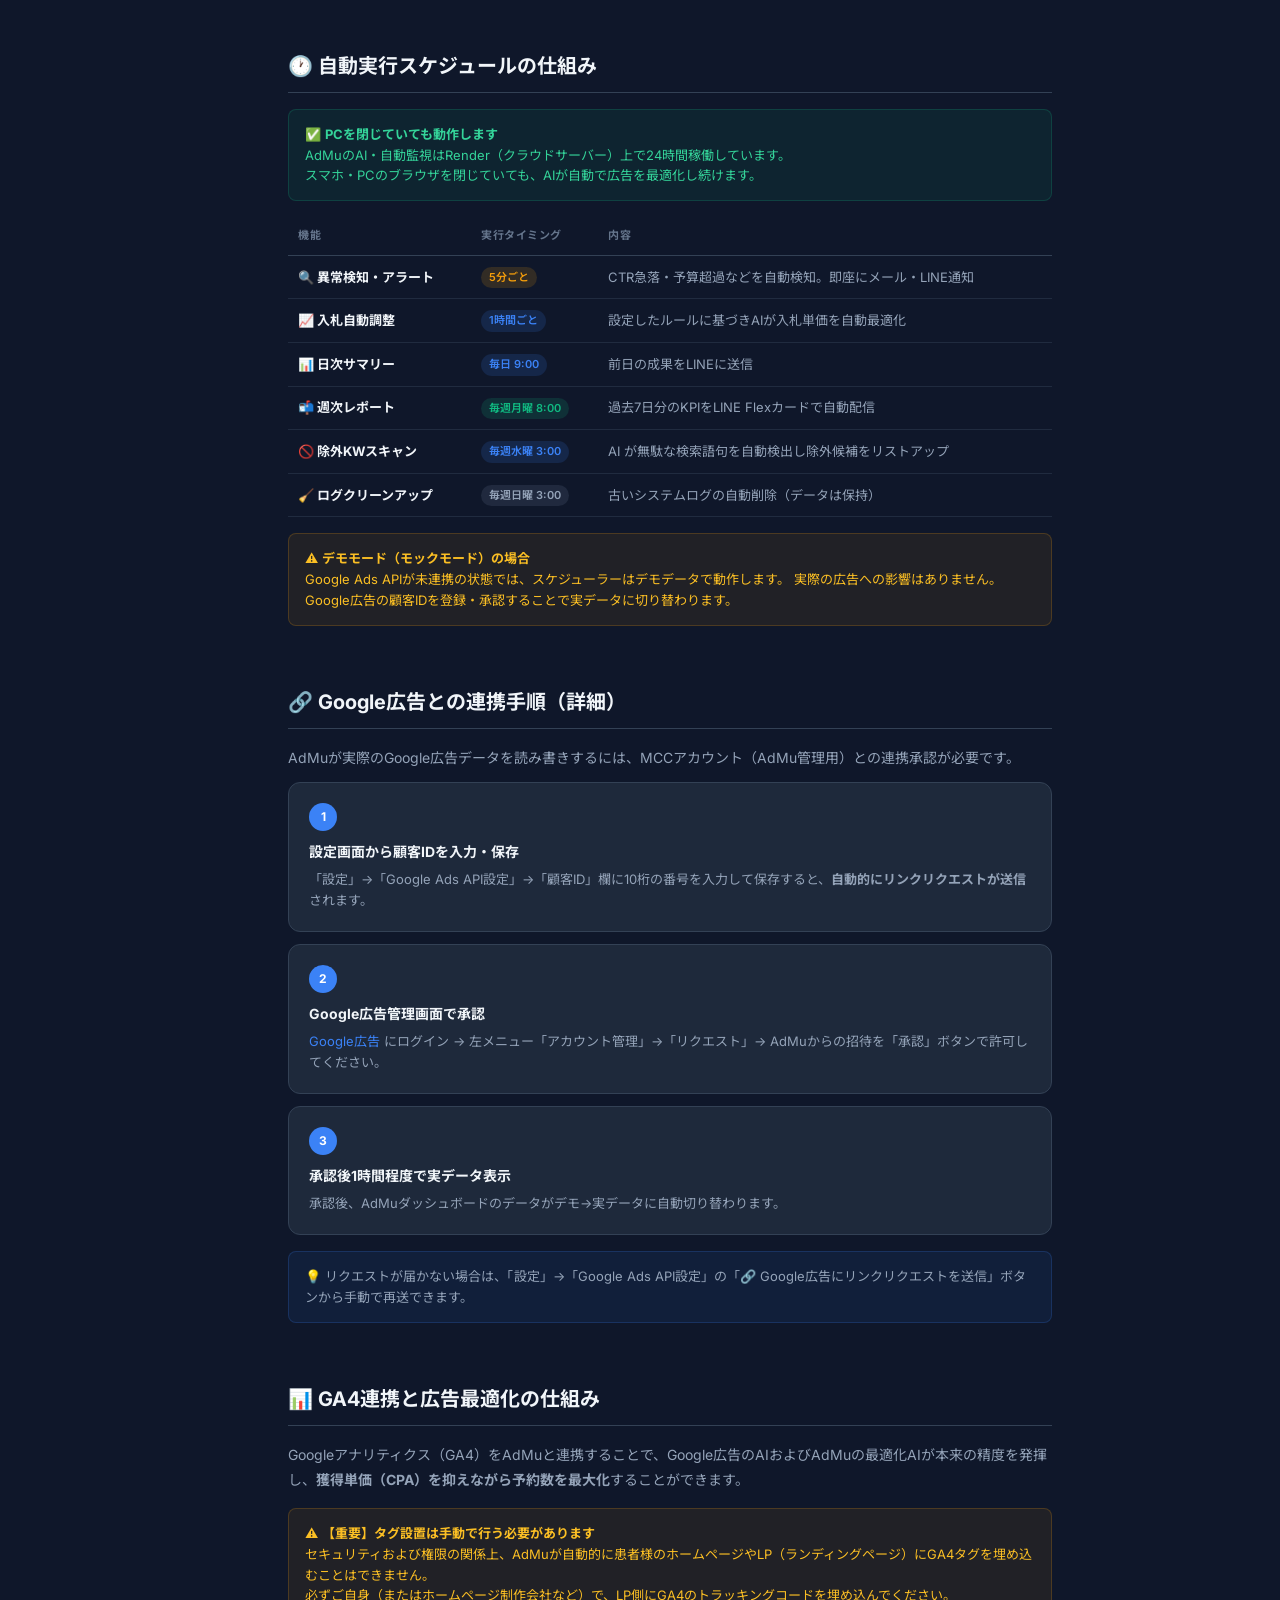
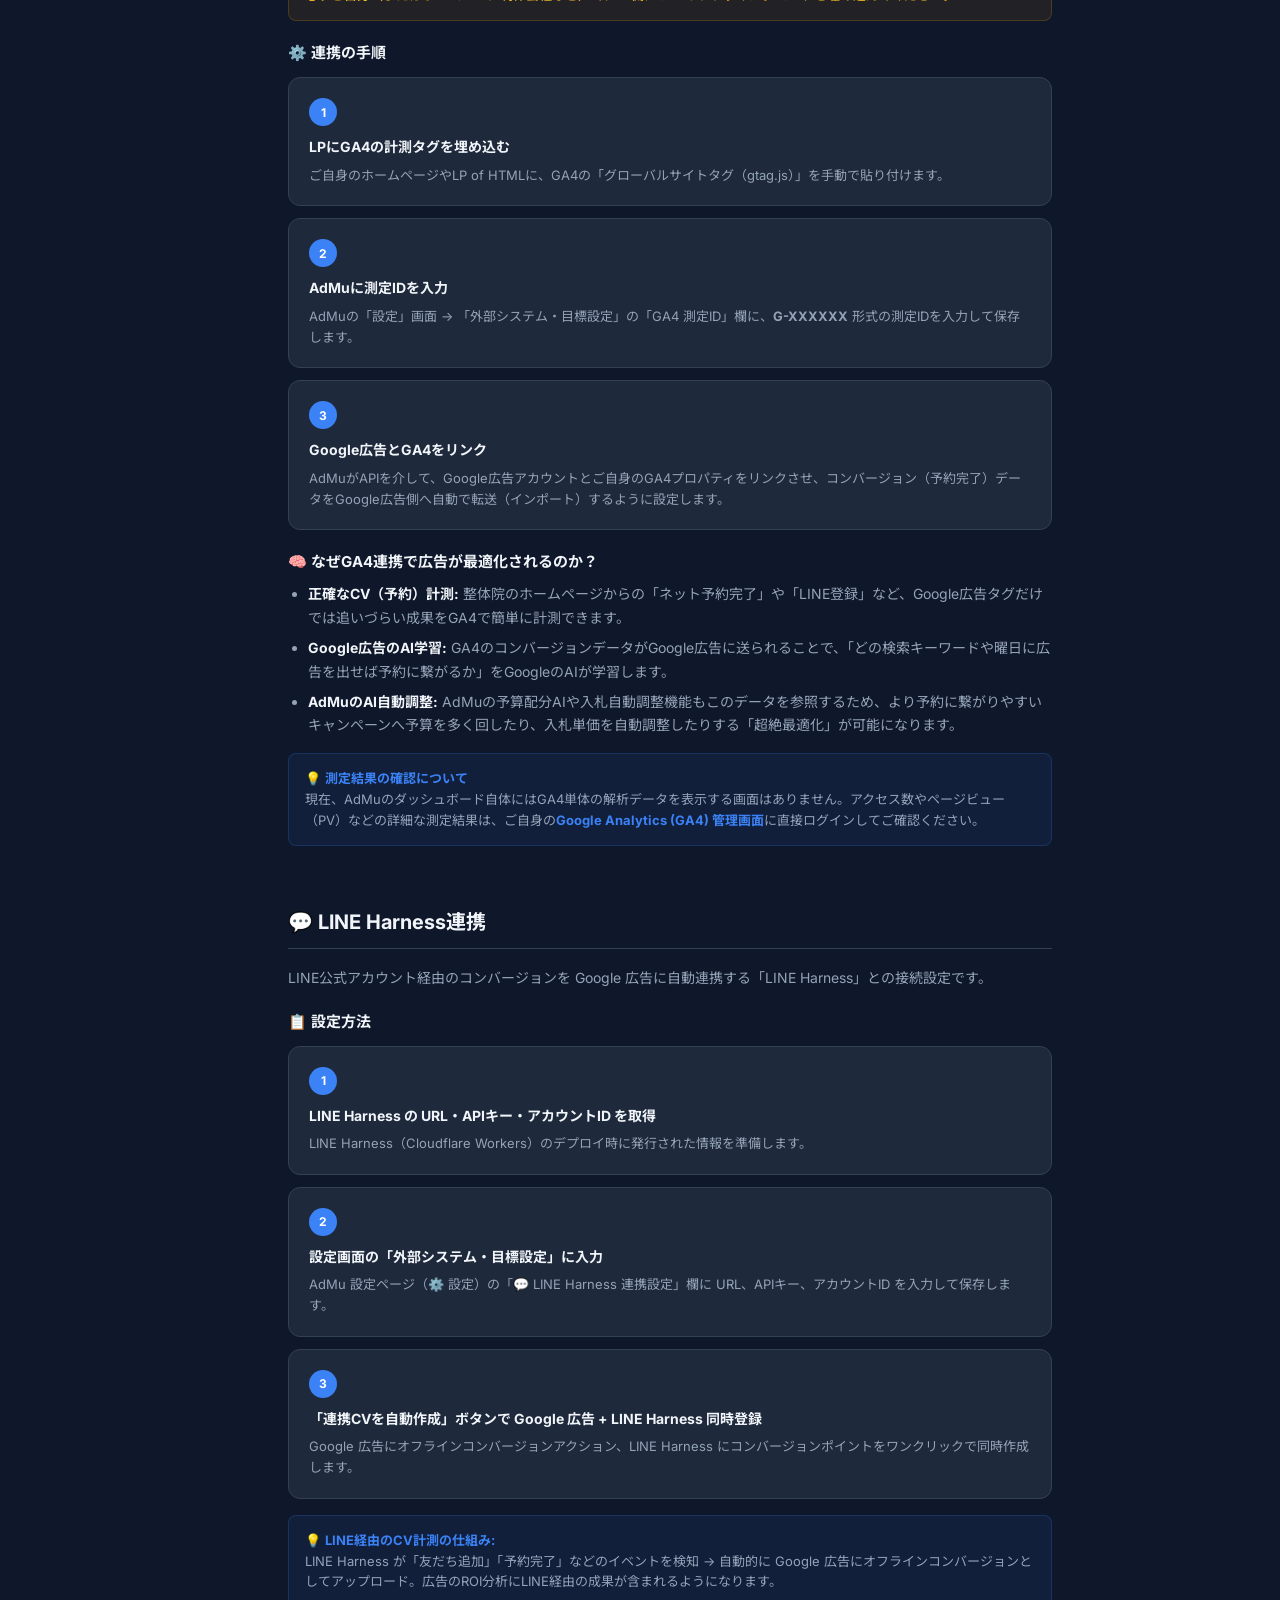
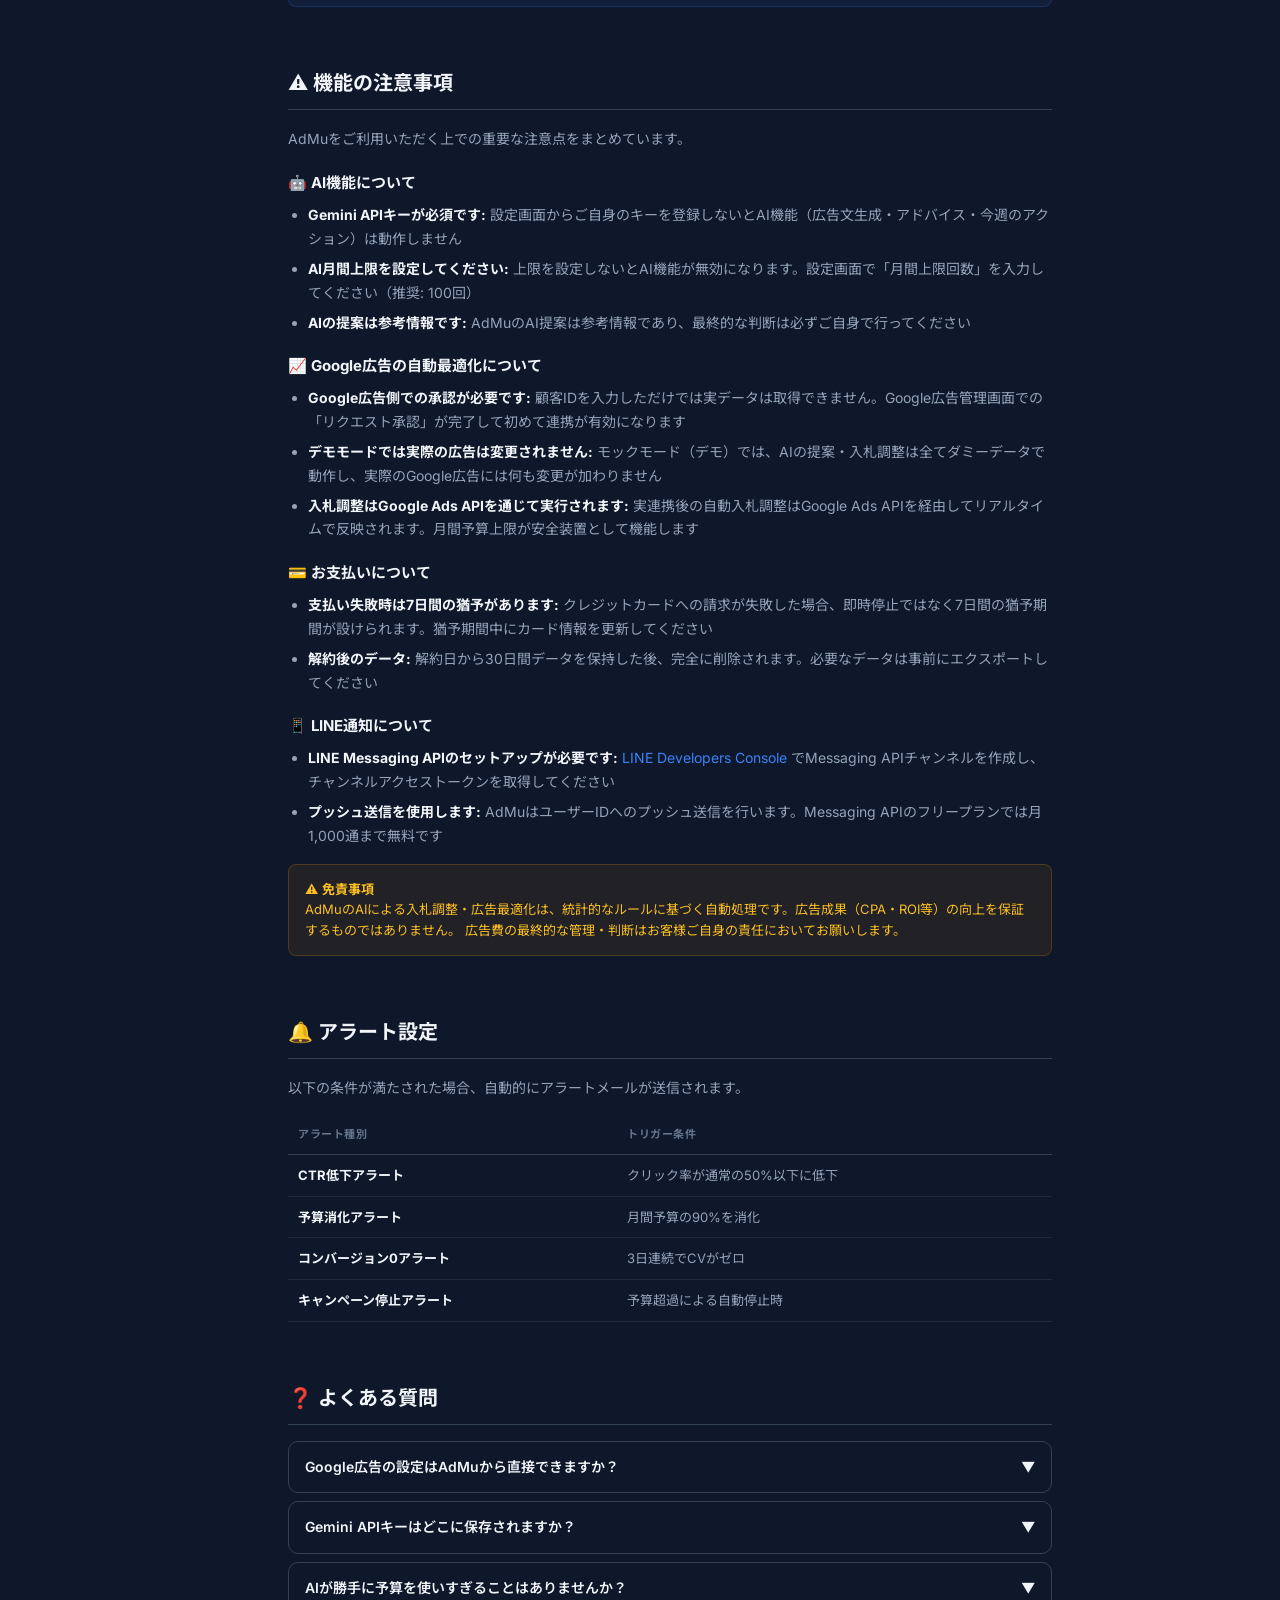
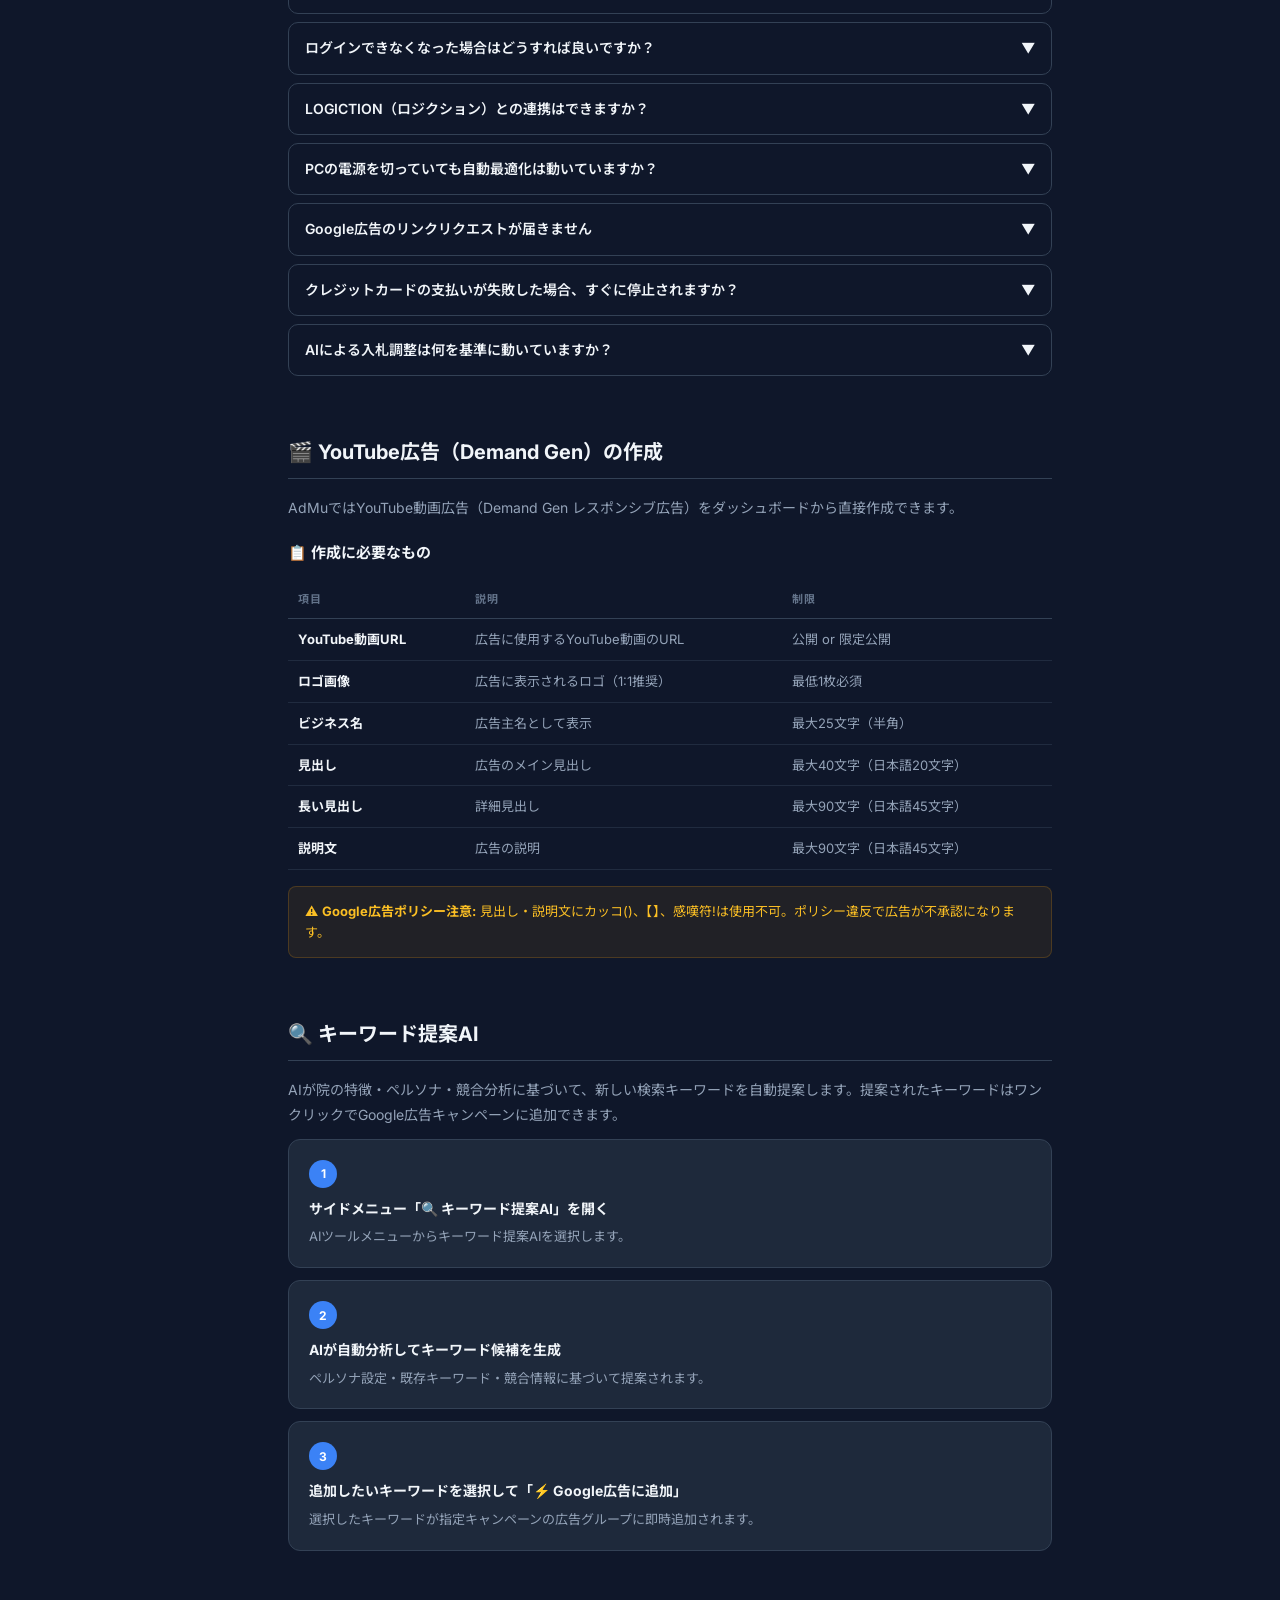
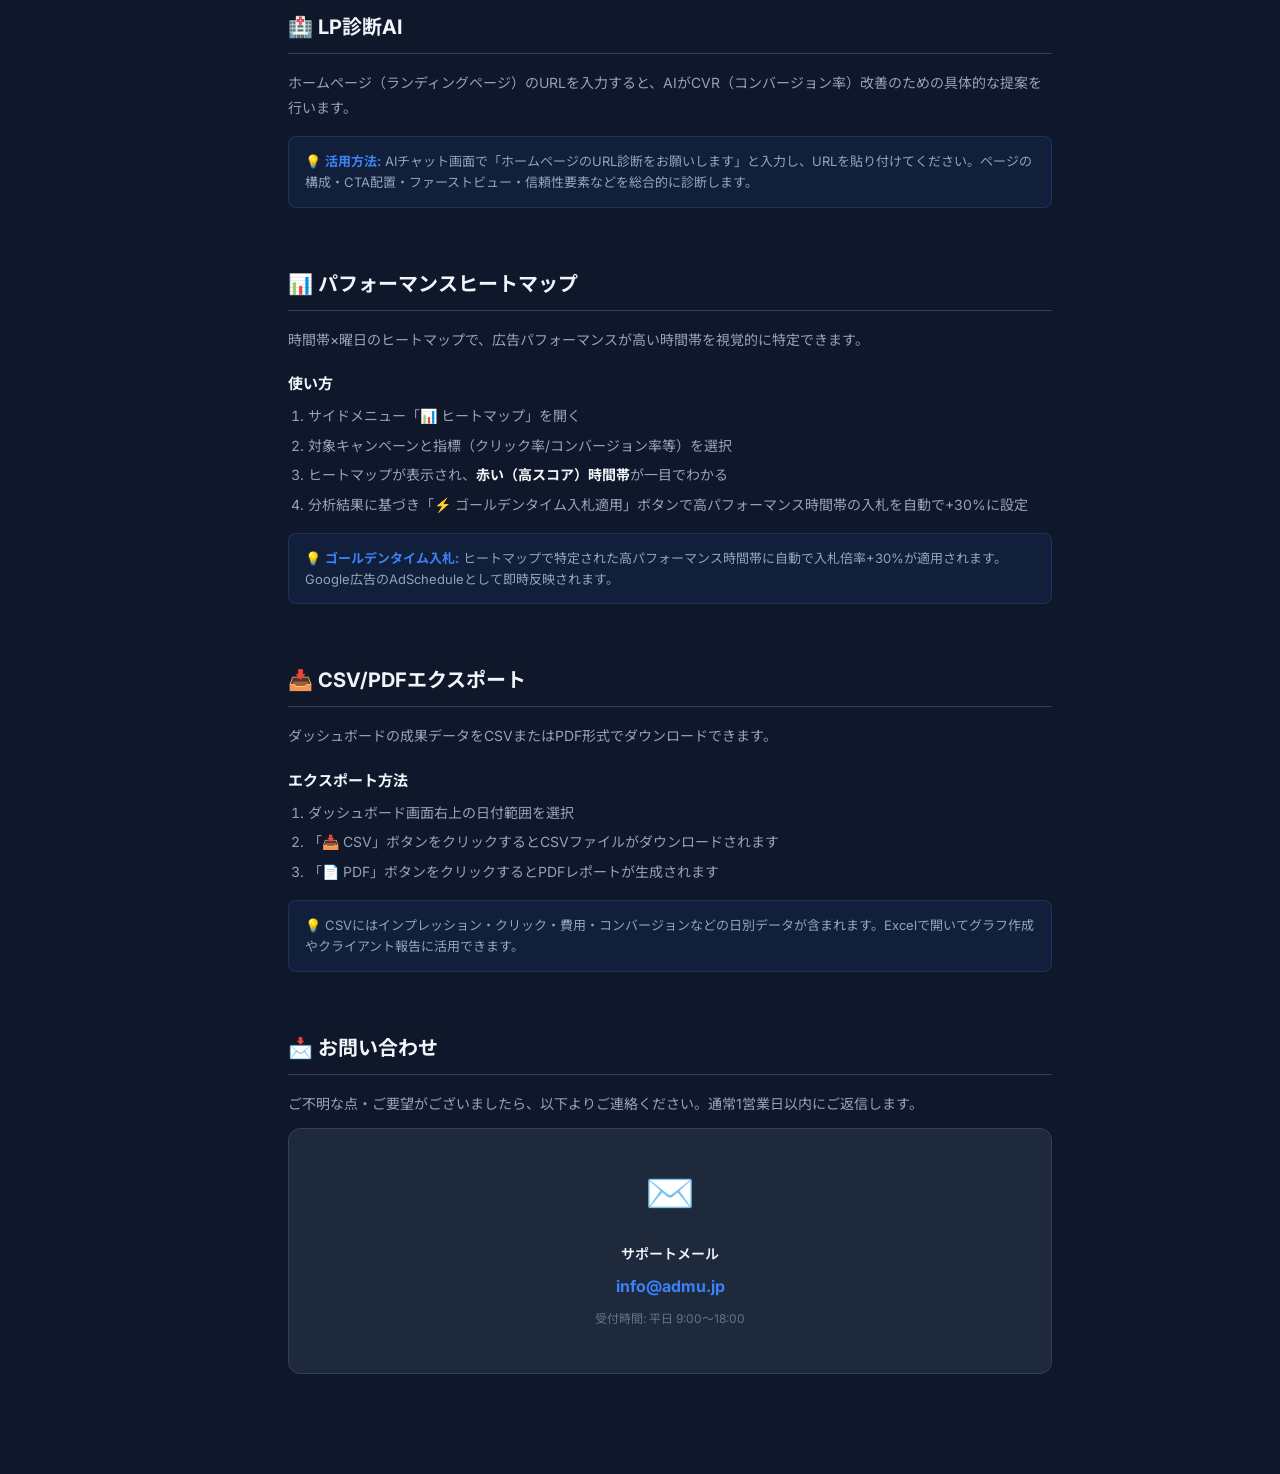
<file: frontend/help.html>
<!DOCTYPE html>
<html lang="ja">
<head>
  <meta charset="UTF-8">
  <meta name="viewport" content="width=device-width, initial-scale=1.0">
  <title>AdMu | ヘルプ・使い方ガイド</title>
  <link href="https://fonts.googleapis.com/css2?family=Inter:wght@400;600;700;800&family=Noto+Sans+JP:wght@400;500;700&display=swap" rel="stylesheet">
  <style>
    :root {
      --bg:#0f172a;--card:#1e293b;--border:#334155;
      --accent:#3b82f6;--green:#10b981;--orange:#f59e0b;
      --t1:#f1f5f9;--t2:#94a3b8;--t3:#64748b;
    }
    *{box-sizing:border-box;margin:0;padding:0}
    body{background:var(--bg);color:var(--t1);font-family:'Inter','Noto Sans JP',sans-serif;line-height:1.6}
    a{color:var(--accent);text-decoration:none}
    a:hover{text-decoration:underline}

    /* Header */
    header{background:var(--card);border-bottom:1px solid var(--border);padding:14px 24px;display:flex;align-items:center;justify-content:space-between;position:sticky;top:0;z-index:100}
    .logo{font-size:18px;font-weight:800}
    .back-btn{background:transparent;border:1px solid var(--border);color:var(--t2);padding:6px 14px;border-radius:8px;cursor:pointer;font-size:13px}
    .back-btn:hover{background:var(--border);color:var(--t1)}

    /* Layout */
    .layout{display:flex;min-height:calc(100vh - 53px)}
    nav{width:240px;flex-shrink:0;border-right:1px solid var(--border);padding:24px 0;position:sticky;top:53px;height:calc(100vh - 53px);overflow-y:auto}
    .nav-section{padding:0 16px;margin-bottom:20px}
    .nav-title{font-size:10px;font-weight:700;color:var(--t3);letter-spacing:1px;margin-bottom:8px;text-transform:uppercase}
    .nav-item{display:block;padding:7px 12px;border-radius:8px;font-size:13px;color:var(--t2);cursor:pointer;transition:all .15s;text-decoration:none;margin-bottom:2px}
    .nav-item:hover,.nav-item.active{background:rgba(59,130,246,.12);color:var(--accent)}

    main{flex:1;padding:40px 48px;max-width:860px}
    section{margin-bottom:60px;scroll-margin-top:70px}
    h1{font-size:28px;font-weight:800;margin-bottom:8px}
    h2{font-size:20px;font-weight:700;margin-bottom:16px;border-bottom:1px solid var(--border);padding-bottom:10px}
    h3{font-size:15px;font-weight:700;margin:20px 0 8px}
    p{font-size:14px;color:var(--t2);margin-bottom:12px;line-height:1.8}
    ul,ol{padding-left:20px;margin-bottom:12px}
    li{font-size:14px;color:var(--t2);margin-bottom:6px;line-height:1.7}
    li strong{color:var(--t1)}

    .tip{background:rgba(59,130,246,.08);border:1px solid rgba(59,130,246,.2);border-radius:8px;padding:14px 16px;margin:16px 0;font-size:13px;color:var(--t2)}
    .tip strong{color:var(--accent)}
    .warn{background:rgba(245,158,11,.08);border:1px solid rgba(245,158,11,.2);border-radius:8px;padding:14px 16px;margin:16px 0;font-size:13px;color:#fbbf24}
    .success-box{background:rgba(16,185,129,.08);border:1px solid rgba(16,185,129,.2);border-radius:8px;padding:14px 16px;margin:16px 0;font-size:13px;color:#34d399}

    .step-card{background:var(--card);border:1px solid var(--border);border-radius:12px;padding:20px;margin:12px 0}
    .step-num{display:inline-flex;align-items:center;justify-content:center;width:28px;height:28px;border-radius:50%;background:var(--accent);color:#fff;font-size:12px;font-weight:700;margin-bottom:10px}
    .step-title{font-size:14px;font-weight:700;margin-bottom:6px}
    .step-desc{font-size:13px;color:var(--t2)}

    table{width:100%;border-collapse:collapse;margin:16px 0;font-size:13px}
    th{text-align:left;padding:10px;border-bottom:1px solid var(--border);color:var(--t3);font-size:11px;text-transform:uppercase;letter-spacing:.5px}
    td{padding:10px;border-bottom:1px solid rgba(51,65,85,.5);color:var(--t2)}
    td strong{color:var(--t1)}
    tr:hover td{background:rgba(255,255,255,.02)}

    .badge{display:inline-block;padding:2px 8px;border-radius:99px;font-size:11px;font-weight:600}
    .badge-green{background:rgba(16,185,129,.15);color:var(--green)}
    .badge-blue{background:rgba(59,130,246,.15);color:var(--accent)}
    .badge-orange{background:rgba(245,158,11,.15);color:var(--orange)}

    .faq-item{border:1px solid var(--border);border-radius:10px;margin-bottom:8px;overflow:hidden}
    .faq-q{padding:14px 16px;cursor:pointer;font-size:14px;font-weight:600;display:flex;justify-content:space-between;align-items:center}
    .faq-q:hover{background:rgba(255,255,255,.03)}
    .faq-a{padding:0 16px;max-height:0;overflow:hidden;transition:max-height .3s ease,padding .3s}
    .faq-a.open{max-height:400px;padding:0 16px 14px}
    .faq-a p{margin-top:8px}

    @media(max-width:768px){
      nav{display:none}
      main{padding:24px 20px}
    }
  </style>
</head>
<body>

<header>
  <div class="logo">📖 AdMu ヘルプセンター</div>
  <button class="back-btn" onclick="location.href='/'">← ダッシュボードへ</button>
</header>

<div class="layout">
  <!-- サイドナビ -->
  <nav>
    <div class="nav-section">
      <div class="nav-title">はじめに</div>
      <a class="nav-item active" href="#start">AdMuとは</a>
      <a class="nav-item" href="#setup">初期設定の方法</a>
    </div>
    <div class="nav-section">
      <div class="nav-title">AI機能</div>
      <a class="nav-item" href="#gemini">Gemini APIキー設定</a>
      <a class="nav-item" href="#ad-copy">AI広告文生成</a>
      <a class="nav-item" href="#persona">ペルソナ設定</a>
    </div>
    <div class="nav-section">
      <div class="nav-title">広告管理</div>
      <a class="nav-item" href="#campaign">キャンペーン管理</a>
      <a class="nav-item" href="#market-area">配信エリア設定</a>
      <a class="nav-item" href="#budget">予算・入札設定</a>
      <a class="nav-item" href="#neg-kw">除外キーワード</a>
    </div>
    <div class="nav-section">
      <div class="nav-title">レポート・通知</div>
      <a class="nav-item" href="#report">成果レポート</a>
      <a class="nav-item" href="#alert">アラート設定</a>
      <a class="nav-item" href="#scheduler">自動実行の仕組み</a>
    </div>
    <div class="nav-section">
      <div class="nav-title">AIツール</div>
      <a class="nav-item" href="#yt-ads">YouTube広告の作成</a>
      <a class="nav-item" href="#kw-suggest">キーワード提案AI</a>
      <a class="nav-item" href="#lp-diagnose">LP診断AI</a>
      <a class="nav-item" href="#heatmap">パフォーマンスヒートマップ</a>
      <a class="nav-item" href="#csv-pdf">CSV/PDFエクスポート</a>
    </div>
    <div class="nav-section">
      <div class="nav-title">追加情報</div>
      <a class="nav-item" href="#google-link">Google広告連携手順</a>
      <a class="nav-item" href="#ga4-link">GA4連携と最適化の仕組み</a>
      <a class="nav-item" href="#line-harness">LINE Harness連携</a>
      <a class="nav-item" href="#limits">機能の注意事項</a>
    </div>
    <div class="nav-section">
      <div class="nav-title">サポート</div>
      <a class="nav-item" href="#faq">よくある質問</a>
      <a class="nav-item" href="#contact">お問い合わせ</a>
    </div>
  </nav>

  <!-- メインコンテンツ -->
  <main>
    <section id="start">
      <h1>📖 AdMu 使い方ガイド</h1>
      <p>AdMu（アドム）は、整体院・治療院向けのAI自動広告運用システムです。Google広告の専門知識がなくても、AIが自動でキャンペーンを監視・最適化します。</p>
      <div class="success-box">
        ✅ <strong>AdMuでできること</strong><br>
        ① AI広告文の自動生成 &nbsp;② 24時間自動監視&アラート &nbsp;③ 入札単価の自動調整<br>
        ④ 除外キーワードの自動追加 &nbsp;⑤ 週次レポートの自動送信
      </div>

      <h2 style="margin-top:32px">🏁 ご利用の流れ</h2>
      <div class="step-card">
        <div class="step-num">1</div>
        <div class="step-title">Gemini APIキーを取得・設定</div>
        <div class="step-desc">Google AI StudioでAPIキーを発行し、設定画面から登録します。AI機能を使うために必要です。</div>
      </div>
      <div class="step-card">
        <div class="step-num">2</div>
        <div class="step-title">Google広告の顧客IDを連携</div>
        <div class="step-desc">Google広告管理画面から「xxx-xxxx-xxxx」形式の顧客IDをコピーして設定画面に入力します。</div>
      </div>
      <div class="step-card">
        <div class="step-num">3</div>
        <div class="step-title">ペルソナと予算を設定</div>
        <div class="step-desc">ターゲット患者像（年齢・悩み・ゴール）と月間広告予算を入力します。AIの精度が大幅に向上します。</div>
      </div>
      <div class="step-card">
        <div class="step-num">4</div>
        <div class="step-title">AIが自動で最適化を開始</div>
        <div class="step-desc">設定後は5分ごとに広告を監視し、週次レポートが自動でメール送信されます。</div>
      </div>
    </section>

    <section id="setup">
      <h2>⚙️ 初期設定の方法</h2>
      <p>左上メニューの「設定」から、いつでも以下の情報を変更できます。</p>
      <table>
        <tr><th>設定項目</th><th>説明</th><th>重要度</th></tr>
        <tr><td><strong>Gemini APIキー</strong></td><td>AI機能全般に必要。Google AI Studioで取得。</td><td><span class="badge badge-orange">必須（AI使用時）</span></td></tr>
        <tr><td><strong>AI月間上限</strong></td><td>月の最大AI呼び出し回数。費用管理に使用。</td><td><span class="badge badge-blue">推奨</span></td></tr>
        <tr><td><strong>Google広告 顧客ID</strong></td><td>実際の広告データとの連携に必要。</td><td><span class="badge badge-orange">必須（実連携時）</span></td></tr>
        <tr><td><strong>月間予算上限</strong></td><td>安全装置として、この金額を超えた広告は自動停止。</td><td><span class="badge badge-orange">必須</span></td></tr>
        <tr><td><strong>ペルソナ情報</strong></td><td>AI広告文の精度向上。詳しいほど効果的。</td><td><span class="badge badge-blue">推奨</span></td></tr>
        <tr><td><strong>通知メール</strong></td><td>週次レポート・アラートの送信先。</td><td><span class="badge badge-blue">推奨</span></td></tr>
      </table>
    </section>

    <section id="gemini">
      <h2>🤖 Gemini APIキーの設定</h2>
      <p>AdMuのAI機能は、GoogleのGemini AIを使用しています。ご自身のGoogleアカウントでAPIキーを発行することで、<strong style="color:var(--t1)">AI利用費用を完全にコントロール</strong>できます。</p>
      <div class="tip">
        💡 <strong>Gemini APIキーの取得手順</strong><br>
        1. <a href="https://aistudio.google.com/app/apikey" target="_blank">Google AI Studio（aistudio.google.com）</a> を開く<br>
        2. 「APIキーを作成」をクリック<br>
        3. プロジェクトを選択（または新規作成）<br>
        4. 表示されたキー（<strong>AIzaSy...</strong>で始まる文字列）をコピー<br>
        5. AdMu の「設定」→「Gemini APIキー」欄に貼り付けて保存
      </div>
      <div class="warn">
        ⚠️ <strong>費用について</strong><br>
        Gemini 1.5 Flashは非常に低コストです。月100回の利用で概算数十〜数百円程度です。
        「AI月間上限」を設定することで、費用の上限を管理できます。
      </div>
      <h3>AI月間上限の目安</h3>
      <table>
        <tr><th>上限回数</th><th>想定コスト</th><th>おすすめの院</th></tr>
        <tr><td><strong>30回</strong></td><td>数十円/月</td><td>広告文生成をたまに使う院</td></tr>
        <tr><td><strong>100回</strong></td><td>数百円/月</td><td>標準的な利用（推奨）</td></tr>
        <tr><td><strong>無制限</strong></td><td>都度課金</td><td>積極的にAI機能を活用する院</td></tr>
      </table>
    </section>

    <section id="ad-copy">
      <h2>✍️ AI広告文生成</h2>
      <p>「広告文」メニューから、AIが整体院に特化した広告文を自動生成します。</p>
      <ol>
        <li>メニューから <strong>「広告文」</strong> を選択</li>
        <li><strong>「AI生成」</strong> ボタンをクリック</li>
        <li>見出し3本・説明文2本が自動生成される</li>
        <li>気に入ったものを <strong>「採用」</strong>、不要なものは <strong>「破棄」</strong></li>
        <li>採用した広告文をGoogle広告管理画面に手動でコピー（または自動反映）</li>
      </ol>
      <div class="tip">
        💡 ペルソナ設定が充実しているほど、より「刺さる」広告文が生成されます。ペルソナ未設定の場合は先に「設定」から入力してください。
      </div>
    </section>

    <section id="persona">
      <h2>👤 ペルソナ設定</h2>
      <p>ペルソナとは「理想の患者さん像」です。詳しく設定することでAIの広告文精度が大幅に向上します。</p>
      <table>
        <tr><th>項目</th><th>入力例</th></tr>
        <tr><td><strong>年齢・性別</strong></td><td>30〜40代の主婦、子育て中の女性</td></tr>
        <tr><td><strong>職業・ライフスタイル</strong></td><td>デスクワーク中心、車の運転が多い、家事・育児で体を酷使</td></tr>
        <tr><td><strong>深いお悩み</strong></td><td>長年の腰痛で旅行を諦めていた。病院では「異常なし」と言われ続け、根本から治したいと思っている</td></tr>
        <tr><td><strong>理想の状態</strong></td><td>痛みなく子供と公園で遊べるようになりたい。旅行に行ける体になりたい</td></tr>
      </table>
    </section>

    <section id="campaign">
      <h2>📋 キャンペーン管理</h2>
      <p>「キャンペーン」メニューでGoogle広告のキャンペーン一覧を管理できます。</p>
      <h3>キャンペーンのステータス</h3>
      <table>
        <tr><th>ステータス</th><th>意味</th></tr>
        <tr><td><span class="badge badge-green">ENABLED</span></td><td>配信中。AIが監視・最適化対象。</td></tr>
        <tr><td><span class="badge badge-orange">PAUSED</span></td><td>一時停止中。AIは監視するが入札調整は行わない。</td></tr>
        <tr><td><span class="badge" style="background:rgba(100,116,139,.2);color:var(--t3)">REMOVED</span></td><td>削除済み。AIの対象外。</td></tr>
      </table>
    </section>

    <section id="market-area">
      <h2>🗺️ 配信エリア設定（キャンペーンごとの配信地域）</h2>
      <p>各キャンペーンの広告配信エリアを設定します。キャンペーン詳細ドロワーを開くと、上部に<strong style="color:var(--t1)">「📍 範囲設定」と「🗺️ ブロック設定」の2つのタブ</strong>が表示されます。</p>

      <div class="warn">
        ⚠️ <strong>重要: どちらか一方のみ有効</strong><br>
        「範囲設定」と「ブロック設定」は<strong>排他的</strong>です。<strong>最後に反映した設定だけ</strong>がGoogle広告に適用されます。両方を設定すると競合の原因になるため、必ずどちらか一方だけを使用してください。
      </div>

      <h3>📍 範囲設定（半径ターゲティング）</h3>
      <p>院の所在地を中心とした<strong style="color:var(--t1)">半径（km）</strong>で配信エリアを指定します。Googleマップ風の明るい地図上に青い円が描画され、配信範囲が視覚的にわかります。</p>
      <div class="step-card">
        <div class="step-num">1</div>
        <div class="step-title">キャンペーン一覧から対象キャンペーンの「詳細・編集」ドロワーを開く</div>
        <div class="step-desc">キャンペーン別成果テーブルのキャンペーン名をクリックします。</div>
      </div>
      <div class="step-card">
        <div class="step-num">2</div>
        <div class="step-title">「📍 範囲設定」タブを選択</div>
        <div class="step-desc">ドロワー上部の配信エリアカードで「📍 範囲設定」タブをクリックします。</div>
      </div>
      <div class="step-card">
        <div class="step-num">3</div>
        <div class="step-title">半径（km）を入力</div>
        <div class="step-desc">数値を入力すると地図上の青い円がリアルタイムで拡縮します。どこまで配信されるかを視覚的に確認できます。</div>
      </div>
      <div class="step-card">
        <div class="step-num">4</div>
        <div class="step-title">「⚡ Google広告に即時反映」ボタンを押す</div>
        <div class="step-desc">設定したい半径が決まったらボタンを押すと、Google広告に即座に反映されます。</div>
      </div>

      <h3>🗺️ ブロック設定（町丁字ポリゴン指定）</h3>
      <p>地図上の<strong style="color:var(--t1)">町丁字ブロック</strong>をタップして配信エリアをピンポイントで指定します。事前に「⚙️ 設定」→「🗺️ 商圏設定」で市区町村を登録しておく必要があります。</p>
      <div class="step-card">
        <div class="step-num">1</div>
        <div class="step-title">事前準備: 商圏に市区町村を登録</div>
        <div class="step-desc">サイドメニュー「⚙️ 設定」→「🗺️ 商圏設定」カードで、都道府県と市区町村を選択して「＋ 商圏に追加」ボタンを押します。</div>
      </div>
      <div class="step-card">
        <div class="step-num">2</div>
        <div class="step-title">「🗺️ ブロック設定」タブを選択</div>
        <div class="step-desc">キャンペーンドロワーの配信エリアカードで「🗺️ ブロック設定」タブをクリックします。</div>
      </div>
      <div class="step-card">
        <div class="step-num">3</div>
        <div class="step-title">地図上のブロックをタップして選択</div>
        <div class="step-desc">ダークマップ上に表示された町丁字ポリゴンをタップして配信対象エリアを選択します（再タップで解除）。</div>
      </div>
      <div class="step-card">
        <div class="step-num">4</div>
        <div class="step-title">「⚡ 選択した町丁字エリアをGoogle広告へ即時反映」ボタンを押す</div>
        <div class="step-desc">選択済みの地区がGoogle広告に半径ターゲティングとして一括反映されます。</div>
      </div>

      <div class="warn">
        ⏱️ <strong>初回読み込み時の待ち時間について</strong><br>
        新しい市区町村の境界データは、初回表示時にサーバーが政府統計（e-Stat）からデータをダウンロード＆変換するため、<strong>初回のみ5〜15秒ほどの待ち時間</strong>が発生します。2回目以降はキャッシュされるため即座に表示されます。
      </div>

      <table>
        <tr><th>項目</th><th>範囲設定</th><th>ブロック設定</th></tr>
        <tr><td><strong>地図タイル</strong></td><td>CartoDB Voyager（明るい/Googleマップ風）</td><td>CartoDB Dark（ダーク）</td></tr>
        <tr><td><strong>指定単位</strong></td><td>半径 ○km 圏内</td><td>町丁字ポリゴン単位</td></tr>
        <tr><td><strong>Google広告への反映</strong></td><td>Proximity（半径）ターゲティング</td><td>複数Proximity（各ブロック中心半径0.5km）</td></tr>
        <tr><td><strong>適したシーン</strong></td><td>院の周辺に均等に配信したい場合</td><td>特定の住宅地や商業地域にピンポイント配信したい場合</td></tr>
      </table>
    </section>

    <section id="budget">
      <h2>💰 予算・入札設定</h2>
      <p>AdMuには<strong style="color:var(--t1)">予算の安全装置</strong>が搭載されています。月間予算上限を超えた場合、自動的にキャンペーンを一時停止します。</p>
      <div class="success-box">
        ✅ <strong>予算安全装置の仕組み</strong><br>
        月間消化率が <strong>90%</strong> を超えると管理者にアラートを送信します。<br>
        月間消化率が <strong>100%</strong> を超えた時点で、自動的にキャンペーンを停止します。
      </div>
      <div class="warn">
        ⚠️ 月間予算上限は「設定」画面から必ず設定してください。未設定の場合、安全装置が機能しません。
      </div>
    </section>

    <section id="neg-kw">
      <h2>🚫 除外キーワード</h2>
      <p>コンバージョンに繋がらない検索語句を「除外キーワード」として登録することで、広告費のムダを削減できます。</p>
      <h3>AIによる自動スキャン</h3>
      <p>毎週水曜日の深夜3時に、AIが過去のデータからムダな検索語句を自動スキャンし、除外候補をリストアップします。「除外キーワード」メニューから確認・承認できます。</p>
      <h3>手動追加</h3>
      <ol>
        <li>「除外キーワード」メニューを開く</li>
        <li><strong>「＋ 追加」</strong>をクリック</li>
        <li>除外したいキーワードを入力し、<strong>マッチタイプ</strong>（部分一致/フレーズ一致/完全一致）を選択</li>
        <li>保存して完了</li>
      </ol>
    </section>

    <section id="report">
      <h2>📊 成果レポート</h2>
      <p>毎週月曜日の朝8時に、過去7日間の広告成果サマリーが設定したメールアドレスに自動送信されます。</p>
      <h3>レポートに含まれる情報</h3>
      <ul>
        <li>インプレッション数・クリック数・クリック率（CTR）</li>
        <li>コンバージョン数・コンバージョン率（CVR）</li>
        <li>広告費・CPA（獲得単価）</li>
        <li>AIによる改善提案コメント</li>
      </ul>
      <div class="tip">
        💡 メールアドレスが未設定の場合はレポートが送信されません。「設定」→「通知メールアドレス」から設定してください。
      </div>
    </section>

    <section id="scheduler">
      <h2>🕐 自動実行スケジュールの仕組み</h2>
      <div class="success-box">
        ✅ <strong>PCを閉じていても動作します</strong><br>
        AdMuのAI・自動監視はRender（クラウドサーバー）上で24時間稼働しています。<br>
        スマホ・PCのブラウザを閉じていても、AIが自動で広告を最適化し続けます。
      </div>
      <table>
        <tr><th>機能</th><th>実行タイミング</th><th>内容</th></tr>
        <tr><td><strong>🔍 異常検知・アラート</strong></td><td><span class="badge badge-orange">5分ごと</span></td><td>CTR急落・予算超過などを自動検知。即座にメール・LINE通知</td></tr>
        <tr><td><strong>📈 入札自動調整</strong></td><td><span class="badge badge-blue">1時間ごと</span></td><td>設定したルールに基づきAIが入札単価を自動最適化</td></tr>
        <tr><td><strong>📊 日次サマリー</strong></td><td><span class="badge badge-blue">毎日 9:00</span></td><td>前日の成果をLINEに送信</td></tr>
        <tr><td><strong>📬 週次レポート</strong></td><td><span class="badge badge-green">毎週月曜 8:00</span></td><td>過去7日分のKPIをLINE Flexカードで自動配信</td></tr>
        <tr><td><strong>🚫 除外KWスキャン</strong></td><td><span class="badge badge-blue">毎週水曜 3:00</span></td><td>AI が無駄な検索語句を自動検出し除外候補をリストアップ</td></tr>
        <tr><td><strong>🧹 ログクリーンアップ</strong></td><td><span class="badge" style="background:rgba(100,116,139,.2);color:#94a3b8">毎週日曜 3:00</span></td><td>古いシステムログの自動削除（データは保持）</td></tr>
      </table>
      <div class="warn">
        ⚠️ <strong>デモモード（モックモード）の場合</strong><br>
        Google Ads APIが未連携の状態では、スケジューラーはデモデータで動作します。
        実際の広告への影響はありません。Google広告の顧客IDを登録・承認することで実データに切り替わります。
      </div>
    </section>

    <section id="google-link">
      <h2>🔗 Google広告との連携手順（詳細）</h2>
      <p>AdMuが実際のGoogle広告データを読み書きするには、MCCアカウント（AdMu管理用）との連携承認が必要です。</p>

      <div class="step-card">
        <div class="step-num">1</div>
        <div class="step-title">設定画面から顧客IDを入力・保存</div>
        <div class="step-desc">「設定」→「Google Ads API設定」→「顧客ID」欄に10桁の番号を入力して保存すると、<strong>自動的にリンクリクエストが送信</strong>されます。</div>
      </div>
      <div class="step-card">
        <div class="step-num">2</div>
        <div class="step-title">Google広告管理画面で承認</div>
        <div class="step-desc">
          <a href="https://ads.google.com/" target="_blank">Google広告</a> にログイン →
          左メニュー「アカウント管理」→「リクエスト」→
          AdMuからの招待を「承認」ボタンで許可してください。
        </div>
      </div>
      <div class="step-card">
        <div class="step-num">3</div>
        <div class="step-title">承認後1時間程度で実データ表示</div>
        <div class="step-desc">承認後、AdMuダッシュボードのデータがデモ→実データに自動切り替わります。</div>
      </div>

      <div class="tip">
        💡 リクエストが届かない場合は、「設定」→「Google Ads API設定」の「🔗 Google広告にリンクリクエストを送信」ボタンから手動で再送できます。
      </div>
    </section>

    <section id="ga4-link">
      <h2>📊 GA4連携と広告最適化の仕組み</h2>
      <p>Googleアナリティクス（GA4）をAdMuと連携することで、Google広告のAIおよびAdMuの最適化AIが本来の精度を発揮し、<strong>獲得単価（CPA）を抑えながら予約数を最大化</strong>することができます。</p>
      
      <div class="warn">
        ⚠️ <strong>【重要】タグ設置は手動で行う必要があります</strong><br>
        セキュリティおよび権限の関係上、AdMuが自動的に患者様のホームページやLP（ランディングページ）にGA4タグを埋め込むことはできません。<br>
        必ずご自身（またはホームページ制作会社など）で、LP側にGA4のトラッキングコードを埋め込んでください。
      </div>

      <h3>⚙️ 連携の手順</h3>
      <div class="step-card">
        <div class="step-num">1</div>
        <div class="step-title">LPにGA4の計測タグを埋め込む</div>
        <div class="step-desc">ご自身のホームページやLP of HTMLに、GA4の「グローバルサイトタグ（gtag.js）」を手動で貼り付けます。</div>
      </div>
      <div class="step-card">
        <div class="step-num">2</div>
        <div class="step-title">AdMuに測定IDを入力</div>
        <div class="step-desc">AdMuの「設定」画面 → 「外部システム・目標設定」の「GA4 測定ID」欄に、<strong>G-XXXXXX</strong> 形式の測定IDを入力して保存します。</div>
      </div>
      <div class="step-card">
        <div class="step-num">3</div>
        <div class="step-title">Google広告とGA4をリンク</div>
        <div class="step-desc">AdMuがAPIを介して、Google広告アカウントとご自身のGA4プロパティをリンクさせ、コンバージョン（予約完了）データをGoogle広告側へ自動で転送（インポート）するように設定します。</div>
      </div>

      <h3>🧠 なぜGA4連携で広告が最適化されるのか？</h3>
      <ul>
        <li><strong>正確なCV（予約）計測:</strong> 整体院のホームページからの「ネット予約完了」や「LINE登録」など、Google広告タグだけでは追いづらい成果をGA4で簡単に計測できます。</li>
        <li><strong>Google広告のAI学習:</strong> GA4のコンバージョンデータがGoogle広告に送られることで、「どの検索キーワードや曜日に広告を出せば予約に繋がるか」をGoogleのAIが学習します。</li>
        <li><strong>AdMuのAI自動調整:</strong> AdMuの予算配分AIや入札自動調整機能もこのデータを参照するため、より予約に繋がりやすいキャンペーンへ予算を多く回したり、入札単価を自動調整したりする「超絶最適化」が可能になります。</li>
      </ul>
      <div class="tip">
        💡 <strong>測定結果の確認について</strong><br>
        現在、AdMuのダッシュボード自体にはGA4単体の解析データを表示する画面はありません。アクセス数やページビュー（PV）などの詳細な測定結果は、ご自身の<strong>Google Analytics (GA4) 管理画面</strong>に直接ログインしてご確認ください。
      </div>
    </section>

    <section id="line-harness">
      <h2>💬 LINE Harness連携</h2>
      <p>LINE公式アカウント経由のコンバージョンを Google 広告に自動連携する「LINE Harness」との接続設定です。</p>

      <h3>📋 設定方法</h3>
      <div class="step-card">
        <div class="step-num">1</div>
        <div class="step-title">LINE Harness の URL・APIキー・アカウントID を取得</div>
        <div class="step-desc">LINE Harness（Cloudflare Workers）のデプロイ時に発行された情報を準備します。</div>
      </div>
      <div class="step-card">
        <div class="step-num">2</div>
        <div class="step-title">設定画面の「外部システム・目標設定」に入力</div>
        <div class="step-desc">AdMu 設定ページ（⚙️ 設定）の「💬 LINE Harness 連携設定」欄に URL、APIキー、アカウントID を入力して保存します。</div>
      </div>
      <div class="step-card">
        <div class="step-num">3</div>
        <div class="step-title">「連携CVを自動作成」ボタンで Google 広告 + LINE Harness 同時登録</div>
        <div class="step-desc">Google 広告にオフラインコンバージョンアクション、LINE Harness にコンバージョンポイントをワンクリックで同時作成します。</div>
      </div>
      <div class="tip">
        💡 <strong>LINE経由のCV計測の仕組み:</strong><br>
        LINE Harness が「友だち追加」「予約完了」などのイベントを検知 → 自動的に Google 広告にオフラインコンバージョンとしてアップロード。広告のROI分析にLINE経由の成果が含まれるようになります。
      </div>
    </section>

    <section id="limits">
      <h2>⚠️ 機能の注意事項</h2>
      <p>AdMuをご利用いただく上での重要な注意点をまとめています。</p>

      <h3>🤖 AI機能について</h3>
      <ul>
        <li><strong>Gemini APIキーが必須です:</strong> 設定画面からご自身のキーを登録しないとAI機能（広告文生成・アドバイス・今週のアクション）は動作しません</li>
        <li><strong>AI月間上限を設定してください:</strong> 上限を設定しないとAI機能が無効になります。設定画面で「月間上限回数」を入力してください（推奨: 100回）</li>
        <li><strong>AIの提案は参考情報です:</strong> AdMuのAI提案は参考情報であり、最終的な判断は必ずご自身で行ってください</li>
      </ul>

      <h3>📈 Google広告の自動最適化について</h3>
      <ul>
        <li><strong>Google広告側での承認が必要です:</strong> 顧客IDを入力しただけでは実データは取得できません。Google広告管理画面での「リクエスト承認」が完了して初めて連携が有効になります</li>
        <li><strong>デモモードでは実際の広告は変更されません:</strong> モックモード（デモ）では、AIの提案・入札調整は全てダミーデータで動作し、実際のGoogle広告には何も変更が加わりません</li>
        <li><strong>入札調整はGoogle Ads APIを通じて実行されます:</strong> 実連携後の自動入札調整はGoogle Ads APIを経由してリアルタイムで反映されます。月間予算上限が安全装置として機能します</li>
      </ul>

      <h3>💳 お支払いについて</h3>
      <ul>
        <li><strong>支払い失敗時は7日間の猶予があります:</strong> クレジットカードへの請求が失敗した場合、即時停止ではなく7日間の猶予期間が設けられます。猶予期間中にカード情報を更新してください</li>
        <li><strong>解約後のデータ:</strong> 解約日から30日間データを保持した後、完全に削除されます。必要なデータは事前にエクスポートしてください</li>
      </ul>

      <h3>📱 LINE通知について</h3>
      <ul>
        <li><strong>LINE Messaging APIのセットアップが必要です:</strong> <a href="https://developers.line.biz/console/" target="_blank">LINE Developers Console</a> でMessaging APIチャンネルを作成し、チャンネルアクセストークンを取得してください</li>
        <li><strong>プッシュ送信を使用します:</strong> AdMuはユーザーIDへのプッシュ送信を行います。Messaging APIのフリープランでは月1,000通まで無料です</li>
      </ul>

      <div class="warn">
        ⚠️ <strong>免責事項</strong><br>
        AdMuのAIによる入札調整・広告最適化は、統計的なルールに基づく自動処理です。広告成果（CPA・ROI等）の向上を保証するものではありません。
        広告費の最終的な管理・判断はお客様ご自身の責任においてお願いします。
      </div>
    </section>

    <section id="alert">
      <h2>🔔 アラート設定</h2>
      <p>以下の条件が満たされた場合、自動的にアラートメールが送信されます。</p>
      <table>
        <tr><th>アラート種別</th><th>トリガー条件</th></tr>
        <tr><td><strong>CTR低下アラート</strong></td><td>クリック率が通常の50%以下に低下</td></tr>
        <tr><td><strong>予算消化アラート</strong></td><td>月間予算の90%を消化</td></tr>
        <tr><td><strong>コンバージョン0アラート</strong></td><td>3日連続でCVがゼロ</td></tr>
        <tr><td><strong>キャンペーン停止アラート</strong></td><td>予算超過による自動停止時</td></tr>
      </table>
    </section>

    <section id="faq">
      <h2>❓ よくある質問</h2>

      <div class="faq-item">
        <div class="faq-q" onclick="toggleFaq(this)">
          Google広告の設定はAdMuから直接できますか？
          <span>▼</span>
        </div>
        <div class="faq-a">
          <p>現在、AdMuはAIが分析・提案を行い、Google広告管理画面への反映は手動で行っていただく設計です。Google Ads API Basic Accessを取得することで、将来的には自動反映が可能になります。</p>
        </div>
      </div>

      <div class="faq-item">
        <div class="faq-q" onclick="toggleFaq(this)">
          Gemini APIキーはどこに保存されますか？
          <span>▼</span>
        </div>
        <div class="faq-a">
          <p>ご入力いただいたAPIキーは、AES-256で暗号化した上でAdMuのデータベースに安全に保存されます。第三者が閲覧できる状態で保存されることはありません。</p>
        </div>
      </div>

      <div class="faq-item">
        <div class="faq-q" onclick="toggleFaq(this)">
          AIが勝手に予算を使いすぎることはありませんか？
          <span>▼</span>
        </div>
        <div class="faq-a">
          <p>月間予算上限を設定することで、上限に達した場合にキャンペーンを自動停止する安全装置が動作します。また、予算の90%消化時点でアラートメールが送信されます。</p>
        </div>
      </div>

      <div class="faq-item">
        <div class="faq-q" onclick="toggleFaq(this)">
          ログインできなくなった場合はどうすれば良いですか？
          <span>▼</span>
        </div>
        <div class="faq-a">
          <p>ログイン画面の「パスワードを忘れた方はこちら」からパスワードリセットメールを送信できます。メールが届かない場合は、サポートまでご連絡ください。</p>
        </div>
      </div>

      <div class="faq-item">
        <div class="faq-q" onclick="toggleFaq(this)">
          LOGICTION（ロジクション）との連携はできますか？
          <span>▼</span>
        </div>
        <div class="faq-a">
          <p>はい。LOGICTIONと連携することで、来院データ・LTV情報をGoogle広告のオフラインコンバージョン（OCT）として送信できます。詳細はサポートまでお問い合わせください。</p>
        </div>
      </div>

      <div class="faq-item">
        <div class="faq-q" onclick="toggleFaq(this)">
          PCの電源を切っていても自動最適化は動いていますか？
          <span>▼</span>
        </div>
        <div class="faq-a">
          <p><strong style="color:#10b981">はい、動いています。</strong> AdMuのAI・スケジューラーはRender（クラウドサーバー）上で24時間365日稼働しています。PC・スマホのブラウザを閉じても、入札調整・異常検知・週次レポート配信はすべて自動で実行されます。</p>
        </div>
      </div>

      <div class="faq-item">
        <div class="faq-q" onclick="toggleFaq(this)">
          Google広告のリンクリクエストが届きません
          <span>▼</span>
        </div>
        <div class="faq-a">
          <p>「設定」→「Google Ads API設定」の <strong>「🔗 Google広告にリンクリクエストを送信」</strong> ボタンをクリックして手動で再送できます。それでも届かない場合は、入力した顧客IDが正しいか確認の上、サポートまでご連絡ください。</p>
        </div>
      </div>

      <div class="faq-item">
        <div class="faq-q" onclick="toggleFaq(this)">
          クレジットカードの支払いが失敗した場合、すぐに停止されますか？
          <span>▼</span>
        </div>
        <div class="faq-a">
          <p>いいえ。支払い失敗時は即時停止ではなく、<strong>7日間の猶予期間</strong>を設けています。登録メールアドレス宛に警告メールが送信されますので、7日以内にカード情報を更新してください。猶予期間中はすべての機能を引き続きご利用いただけます。</p>
        </div>
      </div>

      <div class="faq-item">
        <div class="faq-q" onclick="toggleFaq(this)">
          AIによる入札調整は何を基準に動いていますか？
          <span>▼</span>
        </div>
        <div class="faq-a">
          <p>「入札ルール」で設定した条件（例: CTR &lt; 2% のとき入札を-10%）に基づき、1時間ごとに自動実行されます。ダッシュボードの「入札ルール」からルールの追加・変更・無効化ができます。デモモード中は実際の広告には一切変更が加わりません。</p>
        </div>
      </div>
    </section>

    <section id="yt-ads">
      <h2>🎬 YouTube広告（Demand Gen）の作成</h2>
      <p>AdMuではYouTube動画広告（Demand Gen レスポンシブ広告）をダッシュボードから直接作成できます。</p>

      <h3>📋 作成に必要なもの</h3>
      <table>
        <tr><th>項目</th><th>説明</th><th>制限</th></tr>
        <tr><td><strong>YouTube動画URL</strong></td><td>広告に使用するYouTube動画のURL</td><td>公開 or 限定公開</td></tr>
        <tr><td><strong>ロゴ画像</strong></td><td>広告に表示されるロゴ（1:1推奨）</td><td>最低1枚必須</td></tr>
        <tr><td><strong>ビジネス名</strong></td><td>広告主名として表示</td><td>最大25文字（半角）</td></tr>
        <tr><td><strong>見出し</strong></td><td>広告のメイン見出し</td><td>最大40文字（日本語20文字）</td></tr>
        <tr><td><strong>長い見出し</strong></td><td>詳細見出し</td><td>最大90文字（日本語45文字）</td></tr>
        <tr><td><strong>説明文</strong></td><td>広告の説明</td><td>最大90文字（日本語45文字）</td></tr>
      </table>

      <div class="warn">
        ⚠️ <strong>Google広告ポリシー注意:</strong> 見出し・説明文にカッコ()、【】、感嘆符!は使用不可。ポリシー違反で広告が不承認になります。
      </div>
    </section>

    <section id="kw-suggest">
      <h2>🔍 キーワード提案AI</h2>
      <p>AIが院の特徴・ペルソナ・競合分析に基づいて、新しい検索キーワードを自動提案します。提案されたキーワードはワンクリックでGoogle広告キャンペーンに追加できます。</p>
      <div class="step-card">
        <div class="step-num">1</div>
        <div class="step-title">サイドメニュー「🔍 キーワード提案AI」を開く</div>
        <div class="step-desc">AIツールメニューからキーワード提案AIを選択します。</div>
      </div>
      <div class="step-card">
        <div class="step-num">2</div>
        <div class="step-title">AIが自動分析してキーワード候補を生成</div>
        <div class="step-desc">ペルソナ設定・既存キーワード・競合情報に基づいて提案されます。</div>
      </div>
      <div class="step-card">
        <div class="step-num">3</div>
        <div class="step-title">追加したいキーワードを選択して「⚡ Google広告に追加」</div>
        <div class="step-desc">選択したキーワードが指定キャンペーンの広告グループに即時追加されます。</div>
      </div>
    </section>

    <section id="lp-diagnose">
      <h2>🏥 LP診断AI</h2>
      <p>ホームページ（ランディングページ）のURLを入力すると、AIがCVR（コンバージョン率）改善のための具体的な提案を行います。</p>
      <div class="tip">
        💡 <strong>活用方法:</strong> AIチャット画面で「ホームページのURL診断をお願いします」と入力し、URLを貼り付けてください。ページの構成・CTA配置・ファーストビュー・信頼性要素などを総合的に診断します。
      </div>
    </section>

    <section id="heatmap">
      <h2>📊 パフォーマンスヒートマップ</h2>
      <p>時間帯×曜日のヒートマップで、広告パフォーマンスが高い時間帯を視覚的に特定できます。</p>
      <h3>使い方</h3>
      <ol>
        <li>サイドメニュー「📊 ヒートマップ」を開く</li>
        <li>対象キャンペーンと指標（クリック率/コンバージョン率等）を選択</li>
        <li>ヒートマップが表示され、<strong style="color:var(--t1)">赤い（高スコア）時間帯</strong>が一目でわかる</li>
        <li>分析結果に基づき「⚡ ゴールデンタイム入札適用」ボタンで高パフォーマンス時間帯の入札を自動で+30%に設定</li>
      </ol>
      <div class="tip">
        💡 <strong>ゴールデンタイム入札:</strong> ヒートマップで特定された高パフォーマンス時間帯に自動で入札倍率+30%が適用されます。Google広告のAdScheduleとして即時反映されます。
      </div>
    </section>

    <section id="csv-pdf">
      <h2>📥 CSV/PDFエクスポート</h2>
      <p>ダッシュボードの成果データをCSVまたはPDF形式でダウンロードできます。</p>
      <h3>エクスポート方法</h3>
      <ol>
        <li>ダッシュボード画面右上の日付範囲を選択</li>
        <li>「📥 CSV」ボタンをクリックするとCSVファイルがダウンロードされます</li>
        <li>「📄 PDF」ボタンをクリックするとPDFレポートが生成されます</li>
      </ol>
      <div class="tip">
        💡 CSVにはインプレッション・クリック・費用・コンバージョンなどの日別データが含まれます。Excelで開いてグラフ作成やクライアント報告に活用できます。
      </div>
    </section>

    <section id="contact">
      <h2>📩 お問い合わせ</h2>
      <p>ご不明な点・ご要望がございましたら、以下よりご連絡ください。通常1営業日以内にご返信します。</p>
      <div class="step-card" style="text-align:center;padding:32px">
        <div style="font-size:40px;margin-bottom:16px">✉️</div>
        <p style="color:var(--t1);font-weight:600;margin-bottom:8px">サポートメール</p>
        <a href="mailto:info@admu.jp" style="font-size:16px;font-weight:700">info@admu.jp</a>
        <p style="color:var(--t3);font-size:12px;margin-top:8px">受付時間: 平日 9:00〜18:00</p>
      </div>
    </section>
  </main>
</div>

<script>
function toggleFaq(el) {
  const a = el.nextElementSibling;
  const icon = el.querySelector('span');
  a.classList.toggle('open');
  icon.textContent = a.classList.contains('open') ? '▲' : '▼';
}

// スクロールでナビをアクティブに
const sections = document.querySelectorAll('section[id]');
const navItems = document.querySelectorAll('.nav-item');
window.addEventListener('scroll', () => {
  let cur = '';
  sections.forEach(s => { if (window.scrollY >= s.offsetTop - 80) cur = s.id; });
  navItems.forEach(n => {
    n.classList.toggle('active', n.getAttribute('href') === '#' + cur);
  });
});

// スムーズスクロール
navItems.forEach(n => {
  n.addEventListener('click', e => {
    e.preventDefault();
    const id = n.getAttribute('href').slice(1);
    document.getElementById(id)?.scrollIntoView({ behavior: 'smooth' });
  });
});
</script>
</body>
</html>
</file>
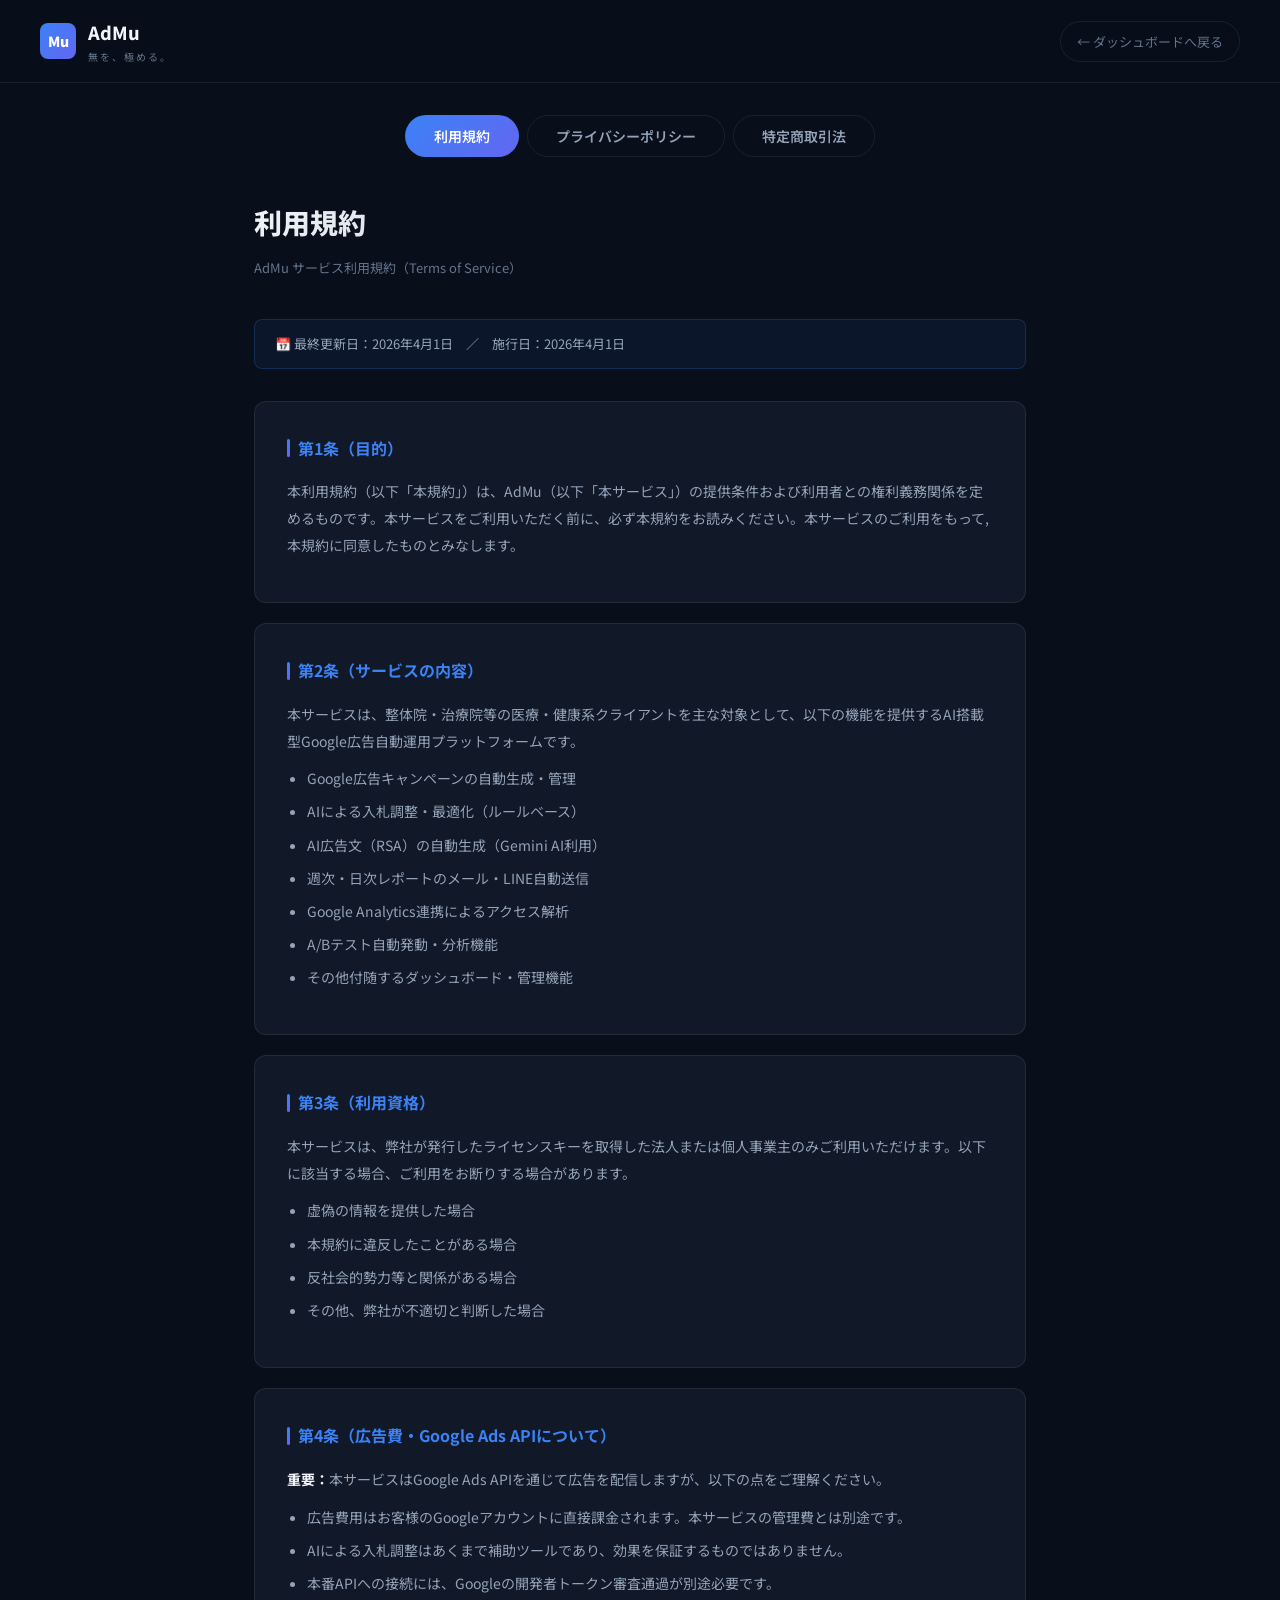
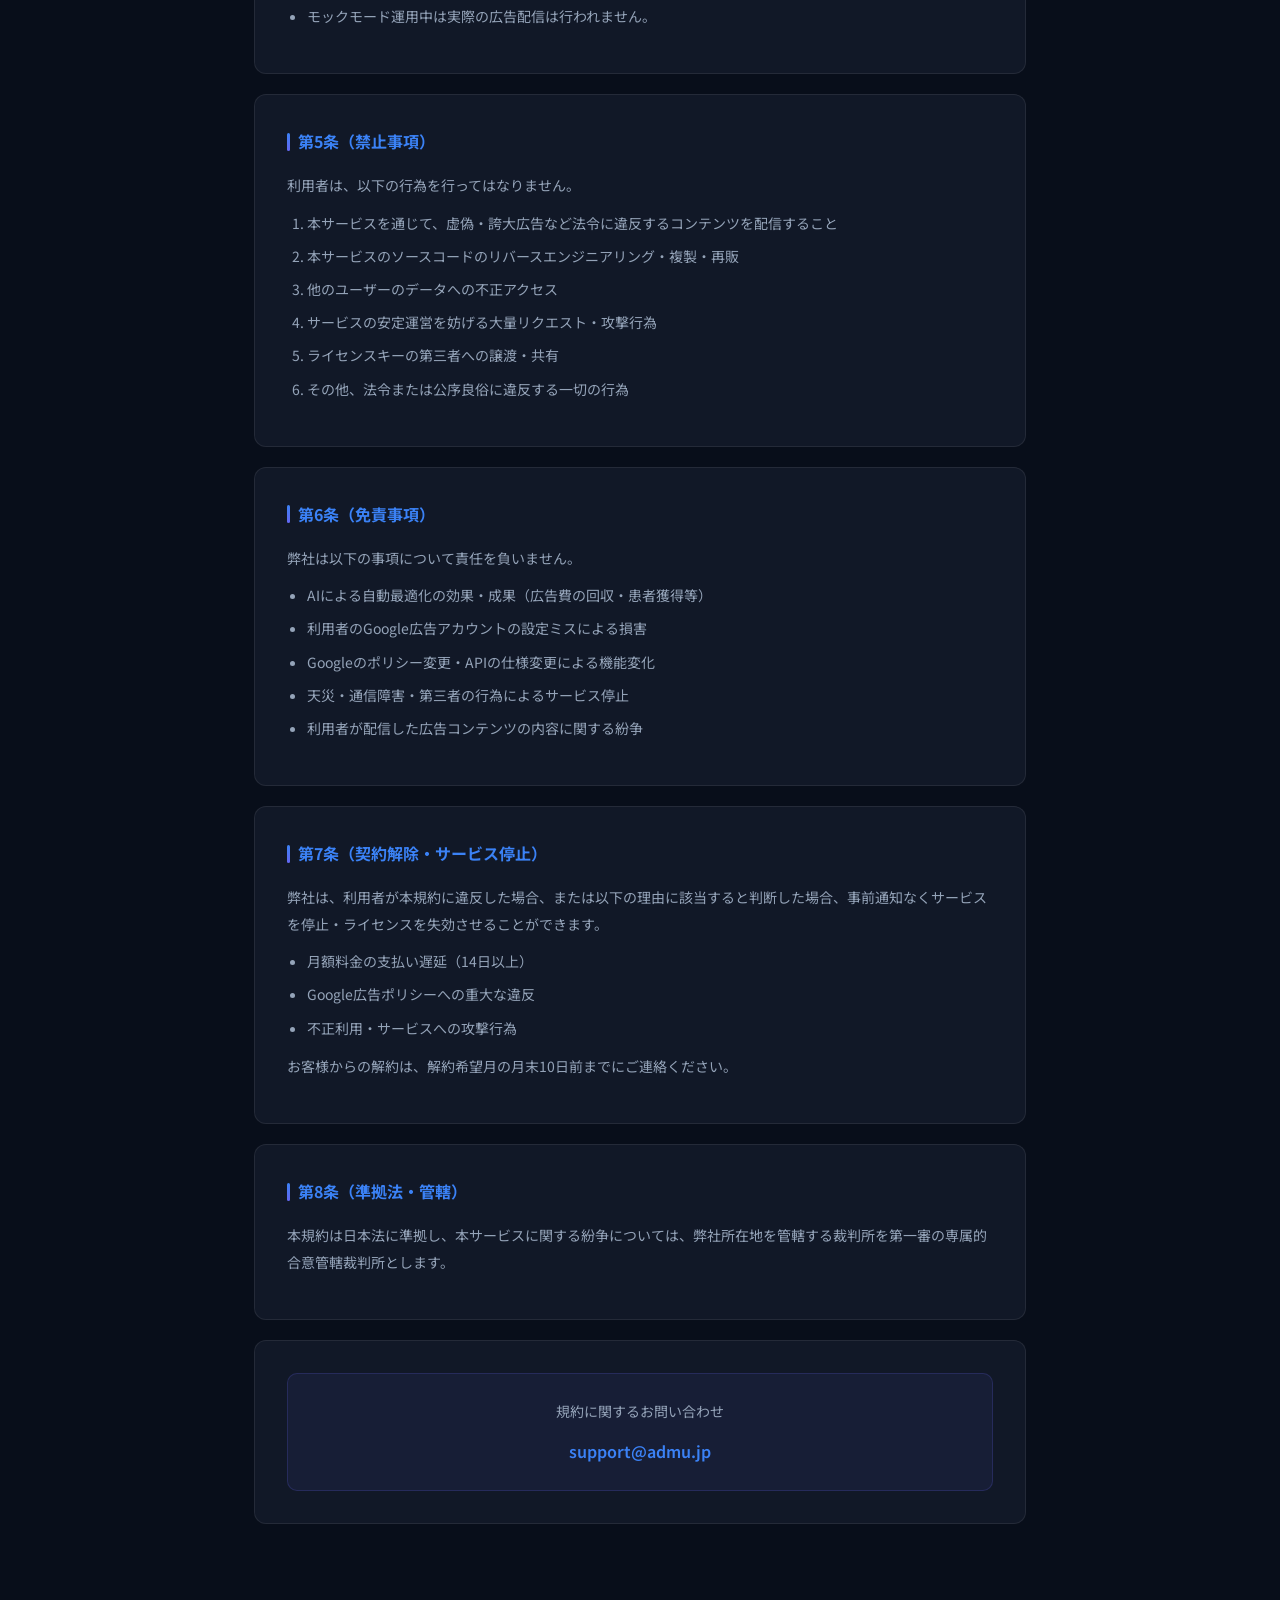
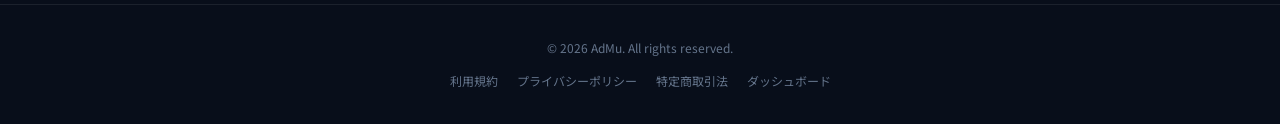
<file: frontend/legal.html>
<!DOCTYPE html>
<html lang="ja">
<head>
  <meta charset="UTF-8">
  <meta name="viewport" content="width=device-width, initial-scale=1.0">
  <title>利用規約・プライバシーポリシー | AdMu</title>
  <link rel="preconnect" href="https://fonts.googleapis.com">
  <link href="https://fonts.googleapis.com/css2?family=Inter:wght@300;400;600;700;800&family=Noto+Sans+JP:wght@300;400;500;700&display=swap" rel="stylesheet">
  <style>
    *, *::before, *::after { box-sizing: border-box; margin: 0; padding: 0; }

    :root {
      --bg: #080e1a;
      --bg-card: #111827;
      --border: rgba(255,255,255,0.08);
      --text-1: #f1f5f9;
      --text-2: #94a3b8;
      --text-3: #64748b;
      --accent: #3b82f6;
      --accent-2: #6366f1;
      --radius: 12px;
    }

    body {
      background: var(--bg);
      color: var(--text-1);
      font-family: 'Noto Sans JP', 'Inter', sans-serif;
      line-height: 1.8;
      min-height: 100vh;
    }

    /* ===== ヘッダー ===== */
    header {
      background: rgba(8,14,26,0.95);
      backdrop-filter: blur(16px);
      border-bottom: 1px solid var(--border);
      position: sticky; top: 0; z-index: 100;
      padding: 16px 40px;
      display: flex; align-items: center; justify-content: space-between;
    }
    .logo {
      display: flex; align-items: center; gap: 12px;
      text-decoration: none;
    }
    .logo-icon {
      width: 36px; height: 36px;
      background: linear-gradient(135deg, #3b82f6, #6366f1);
      border-radius: 8px;
      display: flex; align-items: center; justify-content: center;
      font-weight: 900; font-size: 14px; color: #fff;
    }
    .logo-text { font-weight: 800; font-size: 18px; color: var(--text-1); }
    .logo-sub  { font-size: 10px; color: var(--text-3); letter-spacing: 2px; }
    .header-back {
      font-size: 13px; color: var(--text-3);
      text-decoration: none; display: flex; align-items: center; gap: 6px;
      padding: 8px 16px; border: 1px solid var(--border);
      border-radius: 99px; transition: all 0.2s;
    }
    .header-back:hover { color: var(--accent); border-color: var(--accent); }

    /* ===== タブナビ ===== */
    .tab-nav {
      display: flex; justify-content: center;
      gap: 8px;
      padding: 32px 40px 0;
    }
    .tab-btn {
      padding: 10px 28px;
      border-radius: 99px;
      border: 1px solid var(--border);
      background: transparent;
      color: var(--text-2);
      font-size: 14px; font-weight: 600;
      cursor: pointer; transition: all 0.2s;
      font-family: 'Noto Sans JP', sans-serif;
    }
    .tab-btn.active {
      background: linear-gradient(135deg, #3b82f6, #6366f1);
      border-color: transparent;
      color: #fff;
    }
    .tab-btn:hover:not(.active) { border-color: var(--accent); color: var(--accent); }

    /* ===== メインコンテンツ ===== */
    main {
      max-width: 820px;
      margin: 40px auto 80px;
      padding: 0 24px;
    }

    .tab-panel { display: none; }
    .tab-panel.active { display: block; }

    /* ===== ページタイトル ===== */
    .page-title {
      font-size: 28px; font-weight: 800;
      background: linear-gradient(135deg, #f1f5f9, #94a3b8);
      -webkit-background-clip: text; -webkit-text-fill-color: transparent;
      margin-bottom: 8px;
    }
    .page-subtitle { color: var(--text-3); font-size: 13px; margin-bottom: 40px; }

    /* ===== セクション ===== */
    .section {
      background: var(--bg-card);
      border: 1px solid var(--border);
      border-radius: var(--radius);
      padding: 32px;
      margin-bottom: 20px;
    }
    .section h2 {
      font-size: 16px; font-weight: 700;
      color: var(--accent);
      margin-bottom: 16px;
      display: flex; align-items: center; gap: 8px;
    }
    .section h2::before {
      content: ''; width: 3px; height: 18px;
      background: linear-gradient(to bottom, #3b82f6, #6366f1);
      border-radius: 99px; display: inline-block;
    }
    .section p {
      color: var(--text-2); font-size: 14px; margin-bottom: 12px;
      line-height: 1.9;
    }
    .section ul, .section ol {
      color: var(--text-2); font-size: 14px;
      padding-left: 20px; margin-bottom: 12px;
    }
    .section ul li, .section ol li { margin-bottom: 8px; line-height: 1.8; }
    .section strong { color: var(--text-1); }

    .effective-date {
      background: rgba(59,130,246,0.08);
      border: 1px solid rgba(59,130,246,0.2);
      border-radius: 8px;
      padding: 12px 20px;
      font-size: 13px; color: var(--text-2);
      margin-bottom: 32px; display: flex; align-items: center; gap: 8px;
    }

    .contact-box {
      background: rgba(99,102,241,0.08);
      border: 1px solid rgba(99,102,241,0.2);
      border-radius: 10px;
      padding: 24px;
      text-align: center;
    }
    .contact-box p { font-size: 14px; color: var(--text-2); margin-bottom: 12px; }
    .contact-box a { color: var(--accent); text-decoration: none; font-weight: 600; }
    .contact-box a:hover { text-decoration: underline; }

    /* ===== フッター ===== */
    footer {
      text-align: center; padding: 32px;
      color: var(--text-3); font-size: 12px;
      border-top: 1px solid var(--border);
    }
    footer a { color: var(--text-3); text-decoration: none; margin: 0 8px; }
    footer a:hover { color: var(--accent); }

    @media (max-width: 640px) {
      header { padding: 12px 16px; }
      main { padding: 0 16px; margin: 24px auto 60px; }
      .tab-nav { padding: 24px 16px 0; }
      .section { padding: 20px 16px; }
      .page-title { font-size: 22px; }
      .tab-btn { padding: 8px 16px; font-size: 13px; }
    }
  </style>
</head>
<body>

<header>
  <a href="/" class="logo">
    <div class="logo-icon">Mu</div>
    <div>
      <div class="logo-text">AdMu</div>
      <div class="logo-sub">無を、極める。</div>
    </div>
  </a>
  <a href="/" class="header-back">← ダッシュボードへ戻る</a>
</header>

<div class="tab-nav">
  <button class="tab-btn active" id="btn-terms" onclick="showTab('terms')">利用規約</button>
  <button class="tab-btn" id="btn-privacy" onclick="showTab('privacy')">プライバシーポリシー</button>
  <button class="tab-btn" id="btn-tokusho" onclick="showTab('tokusho')">特定商取引法</button>
</div>

<main>
  <!-- ===== 利用規約 ===== -->
  <div id="tab-terms" class="tab-panel active">
    <h1 class="page-title">利用規約</h1>
    <p class="page-subtitle">AdMu サービス利用規約（Terms of Service）</p>
    <div class="effective-date">📅 最終更新日：2026年4月1日　／　施行日：2026年4月1日</div>

    <div class="section">
      <h2>第1条（目的）</h2>
      <p>本利用規約（以下「本規約」）は、AdMu（以下「本サービス」）の提供条件および利用者との権利義務関係を定めるものです。本サービスをご利用いただく前に、必ず本規約をお読みください。本サービスのご利用をもって, 本規約に同意したものとみなします。</p>
    </div>

    <div class="section">
      <h2>第2条（サービスの内容）</h2>
      <p>本サービスは、整体院・治療院等の医療・健康系クライアントを主な対象として、以下の機能を提供するAI搭載型Google広告自動運用プラットフォームです。</p>
      <ul>
        <li>Google広告キャンペーンの自動生成・管理</li>
        <li>AIによる入札調整・最適化（ルールベース）</li>
        <li>AI広告文（RSA）の自動生成（Gemini AI利用）</li>
        <li>週次・日次レポートのメール・LINE自動送信</li>
        <li>Google Analytics連携によるアクセス解析</li>
        <li>A/Bテスト自動発動・分析機能</li>
        <li>その他付随するダッシュボード・管理機能</li>
      </ul>
    </div>

    <div class="section">
      <h2>第3条（利用資格）</h2>
      <p>本サービスは、弊社が発行したライセンスキーを取得した法人または個人事業主のみご利用いただけます。以下に該当する場合、ご利用をお断りする場合があります。</p>
      <ul>
        <li>虚偽の情報を提供した場合</li>
        <li>本規約に違反したことがある場合</li>
        <li>反社会的勢力等と関係がある場合</li>
        <li>その他、弊社が不適切と判断した場合</li>
      </ul>
    </div>

    <div class="section">
      <h2>第4条（広告費・Google Ads APIについて）</h2>
      <p><strong>重要：</strong>本サービスはGoogle Ads APIを通じて広告を配信しますが、以下の点をご理解ください。</p>
      <ul>
        <li>広告費用はお客様のGoogleアカウントに直接課金されます。本サービスの管理費とは別途です。</li>
        <li>AIによる入札調整はあくまで補助ツールであり、効果を保証するものではありません。</li>
        <li>本番APIへの接続には、Googleの開発者トークン審査通過が別途必要です。</li>
        <li>モックモード運用中は実際の広告配信は行われません。</li>
      </ul>
    </div>

    <div class="section">
      <h2>第5条（禁止事項）</h2>
      <p>利用者は、以下の行為を行ってはなりません。</p>
      <ol>
        <li>本サービスを通じて、虚偽・誇大広告など法令に違反するコンテンツを配信すること</li>
        <li>本サービスのソースコードのリバースエンジニアリング・複製・再販</li>
        <li>他のユーザーのデータへの不正アクセス</li>
        <li>サービスの安定運営を妨げる大量リクエスト・攻撃行為</li>
        <li>ライセンスキーの第三者への譲渡・共有</li>
        <li>その他、法令または公序良俗に違反する一切の行為</li>
      </ol>
    </div>

    <div class="section">
      <h2>第6条（免責事項）</h2>
      <p>弊社は以下の事項について責任を負いません。</p>
      <ul>
        <li>AIによる自動最適化の効果・成果（広告費の回収・患者獲得等）</li>
        <li>利用者のGoogle広告アカウントの設定ミスによる損害</li>
        <li>Googleのポリシー変更・APIの仕様変更による機能変化</li>
        <li>天災・通信障害・第三者の行為によるサービス停止</li>
        <li>利用者が配信した広告コンテンツの内容に関する紛争</li>
      </ul>
    </div>

    <div class="section">
      <h2>第7条（契約解除・サービス停止）</h2>
      <p>弊社は、利用者が本規約に違反した場合、または以下の理由に該当すると判断した場合、事前通知なくサービスを停止・ライセンスを失効させることができます。</p>
      <ul>
        <li>月額料金の支払い遅延（14日以上）</li>
        <li>Google広告ポリシーへの重大な違反</li>
        <li>不正利用・サービスへの攻撃行為</li>
      </ul>
      <p>お客様からの解約は、解約希望月の月末10日前までにご連絡ください。</p>
    </div>

    <div class="section">
      <h2>第8条（準拠法・管轄）</h2>
      <p>本規約は日本法に準拠し、本サービスに関する紛争については、弊社所在地を管轄する裁判所を第一審の専属的合意管轄裁判所とします。</p>
    </div>

    <div class="section">
      <div class="contact-box">
        <p>規約に関するお問い合わせ</p>
        <a href="mailto:support@admu.jp">support@admu.jp</a>
      </div>
    </div>
  </div>

  <!-- ===== プライバシーポリシー ===== -->
  <div id="tab-privacy" class="tab-panel">
    <h1 class="page-title">プライバシーポリシー</h1>
    <p class="page-subtitle">AdMu プライバシーポリシー（Privacy Policy）</p>
    <div class="effective-date">📅 最終更新日：2026年4月1日　／　施行日：2026年4月1日</div>

    <div class="section">
      <h2>第1条（基本方針）</h2>
      <p>AdMu（以下「本サービス」）は、利用者の個人情報の保護を最重要課題と認識し、個人情報保護法その他関連法令を遵守するとともに、適切な管理・保護に努めます。</p>
    </div>

    <div class="section">
      <h2>第2条（収集する情報）</h2>
      <p>本サービスでは、以下の情報を収集・管理します。</p>
      <ul>
        <li><strong>アカウント情報：</strong>クリニック名、管理者名、メールアドレス</li>
        <li><strong>広告設定情報：</strong>Google広告の顧客ID、APIキー類（暗号化保管）</li>
        <li><strong>広告パフォーマンスデータ：</strong>クリック数・表示回数・費用・CV数等（Google Ads APIから取得）</li>
        <li><strong>通知設定：</strong>LINE Channel Token、通知先メールアドレス</li>
        <li><strong>利用ログ：</strong>IPアドレス、操作ログ（セキュリティ・不正利用防止目的）</li>
      </ul>
      <p>患者個人の氏名・住所・診療情報など医療個人情報は本サービスでは<strong>一切収集しません</strong>。</p>
    </div>

    <div class="section">
      <h2>第3条（情報の利用目的）</h2>
      <p>収集した情報は、以下の目的にのみ使用します。</p>
      <ul>
        <li>本サービスの提供・維持・改善</li>
        <li>広告キャンペーンの自動管理・最適化</li>
        <li>週次・日次レポートの送信</li>
        <li>不正利用の検知・防止</li>
        <li>お客様サポート対応</li>
      </ul>
      <p>お客様の事前同意なく、上記以外の目的に使用することはありません。</p>
    </div>

    <div class="section">
      <h2>第4条（第三者提供）</h2>
      <p>以下の場合を除き、お客様の情報を第三者に提供することはありません。</p>
      <ul>
        <li>法令に基づく開示が必要な場合</li>
        <li>お客様の同意がある場合</li>
      </ul>
      <p>なお、本サービスは以下の外部サービスと連携しており、各社のプライバシーポリシーが適用されます。</p>
      <ul>
        <li><strong>Google LLC</strong>（Google Ads API、Gemini AI、Google Analytics）</li>
        <li><strong>LINE株式会社</strong>（LINE Messaging API）</li>
        <li><strong>Render Inc.</strong>（サーバーホスティング）</li>
      </ul>
    </div>

    <div class="section">
      <h2>第5条（セキュリティ）</h2>
      <p>本サービスは、情報の安全管理のために以下の措置を講じています。</p>
      <ul>
        <li>APIキー・パスワードの暗号化保存</li>
        <li>HTTPS通信による通信の暗号化</li>
        <li>管理者パネルへのパスワード認証</li>
        <li>システム間通信のHMAC署名検証</li>
        <li>Google OAuth2による認証（本番モード時）</li>
      </ul>
    </div>

    <div class="section">
      <h2>第6条（データの保存期間）</h2>
      <ul>
        <li>広告パフォーマンスデータ：契約終了後90日間保持</li>
        <li>アラート・ログデータ：最大6ヶ月</li>
        <li>アカウント情報：解約手続き完了後30日で削除</li>
      </ul>
    </div>

    <div class="section">
      <h2>第7条（Cookie・アクセス解析）</h2>
      <p>本サービスでは、LocalStorageを用いてクリニックIDや設定情報を保存しています。サーバー側のアクセスログは不正利用防止のため一時的に保存されますが、個人を特定する目的では使用しません。</p>
    </div>

    <div class="section">
      <h2>第8条（開示・訂正・削除の請求）</h2>
      <p>お客様は、弊社が保有するご自身の情報について、開示・訂正・削除・利用停止を請求する権利を有します。お問い合わせフォームまたは下記メールアドレスよりご連絡ください。本人確認を行った上で、合理的な期間内に対応いたします。</p>
    </div>

    <div class="section">
      <h2>第9条（ポリシーの変更）</h2>
      <p>本ポリシーは、法令の変更やサービス内容の変更に伴い、予告なく改訂する場合があります。重要な変更は本ページおよびメールにてお知らせします。</p>
    </div>

    <div class="section">
      <div class="contact-box">
        <p>プライバシーに関するお問い合わせ先</p>
        <a href="mailto:privacy@admu.jp">privacy@admu.jp</a>
        <p style="margin-top: 10px; font-size: 12px; color: var(--text-3);">
          AdMu プライバシー担当窓口<br>
          受付時間：平日 10:00〜18:00
        </p>
      </div>
    </div>
  </div>

  <!-- ===== 特定商取引法 ===== -->
  <div id="tab-tokusho" class="tab-panel">
    <h1 class="page-title">特定商取引法に基づく表記</h1>
    <p class="page-subtitle">特定商取引法（通信販売）に基づく表記</p>
    <div class="effective-date">📅 最終更新日：2026年4月1日</div>

    <div class="section">
      <table style="width:100%;border-collapse:collapse;font-size:14px">
        <tbody>
          <tr style="border-bottom:1px solid rgba(255,255,255,0.08)">
            <td style="padding:14px 0;color:#94a3b8;width:40%;vertical-align:top"><strong style="color:#f1f5f9">販売業者名</strong></td>
            <td style="padding:14px 0;color:#94a3b8">（株）アイオイ ／ AdMu 取扱事業者</td>
          </tr>
          <tr style="border-bottom:1px solid rgba(255,255,255,0.08)">
            <td style="padding:14px 0;color:#94a3b8;vertical-align:top"><strong style="color:#f1f5f9">運営責任者</strong></td>
            <td style="padding:14px 0;color:#94a3b8">石川康一郎</td>
          </tr>
          <tr style="border-bottom:1px solid rgba(255,255,255,0.08)">
            <td style="padding:14px 0;color:#94a3b8;vertical-align:top"><strong style="color:#f1f5f9">所在地</strong></td>
            <td style="padding:14px 0;color:#94a3b8">請求に応じて郵便にて速やかにお知らせいたします</td>
          </tr>
          <tr style="border-bottom:1px solid rgba(255,255,255,0.08)">
            <td style="padding:14px 0;color:#94a3b8;vertical-align:top"><strong style="color:#f1f5f9">電話番号</strong></td>
            <td style="padding:14px 0;color:#94a3b8">請求に応じて適宜お知らせいたします</td>
          </tr>
          <tr style="border-bottom:1px solid rgba(255,255,255,0.08)">
            <td style="padding:14px 0;color:#94a3b8;vertical-align:top"><strong style="color:#f1f5f9">メールアドレス</strong></td>
            <td style="padding:14px 0;color:#94a3b8"><a href="mailto:support@admu.jp" style="color:#3b82f6">support@admu.jp</a></td>
          </tr>
          <tr style="border-bottom:1px solid rgba(255,255,255,0.08)">
            <td style="padding:14px 0;color:#94a3b8;vertical-align:top"><strong style="color:#f1f5f9">サービス名</strong></td>
            <td style="padding:14px 0;color:#94a3b8">AdMu （AI搭載型自動広告運用プラットフォーム）</td>
          </tr>
          <tr style="border-bottom:1px solid rgba(255,255,255,0.08)">
            <td style="padding:14px 0;color:#94a3b8;vertical-align:top"><strong style="color:#f1f5f9">販売価格</strong></td>
            <td style="padding:14px 0;color:#94a3b8">別途料金表に定める月額プラン料金（別途にご提示）。Google広告費用は別途でお客様のアカウントに請求されます。</td>
          </tr>
          <tr style="border-bottom:1px solid rgba(255,255,255,0.08)">
            <td style="padding:14px 0;color:#94a3b8;vertical-align:top"><strong style="color:#f1f5f9">支払方法</strong></td>
            <td style="padding:14px 0;color:#94a3b8">銀行振込（請求書発行後14日以内） / クレジットカード（Stripe利用）</td>
          </tr>
          <tr style="border-bottom:1px solid rgba(255,255,255,0.08)">
            <td style="padding:14px 0;color:#94a3b8;vertical-align:top"><strong style="color:#f1f5f9">支払時期</strong></td>
            <td style="padding:14px 0;color:#94a3b8">当月後払い（翌月末払い）またはクレジットカード自動決済</td>
          </tr>
          <tr style="border-bottom:1px solid rgba(255,255,255,0.08)">
            <td style="padding:14px 0;color:#94a3b8;vertical-align:top"><strong style="color:#f1f5f9">サービス開始時期</strong></td>
            <td style="padding:14px 0;color:#94a3b8">ライセンス発行後、翌営業日以内</td>
          </tr>
          <tr style="border-bottom:1px solid rgba(255,255,255,0.08)">
            <td style="padding:14px 0;color:#94a3b8;vertical-align:top"><strong style="color:#f1f5f9">返品・キャンセル</strong></td>
            <td style="padding:14px 0;color:#94a3b8">ソフトウェア・クラウドサービスの性質上、返品・返金はお断りしておりません。解約は解約希望月の月末10日前までにご連絡ください。翌月末有効で解約処理いたします。</td>
          </tr>
          <tr>
            <td style="padding:14px 0;color:#94a3b8;vertical-align:top"><strong style="color:#f1f5f9">動作環境</strong></td>
            <td style="padding:14px 0;color:#94a3b8">ブラウザー（Chrome 推奨）でインターネット接続が必要です</td>
          </tr>
        </tbody>
      </table>
    </div>

    <div class="section">
      <div class="contact-box">
        <p>特定商取引法に関するお問い合わせ</p>
        <a href="mailto:support@admu.jp">support@admu.jp</a>
      </div>
    </div>
  </div>
</main>

<footer>
  <p>&copy; 2026 AdMu. All rights reserved.</p>
  <nav style="margin-top: 12px;">
    <a href="#" onclick="showTab('terms');return false;">利用規約</a>
    <a href="#" onclick="showTab('privacy');return false;">プライバシーポリシー</a>
    <a href="#" onclick="showTab('tokusho');return false;">特定商取引法</a>
    <a href="/">ダッシュボード</a>
  </nav>
</footer>

<script>
  function showTab(name) {
    // すべてのパネルを非表示
    document.querySelectorAll('.tab-panel').forEach(p => {
      p.classList.remove('active');
    });
    // すべてのボタンの active クラスを解除
    document.querySelectorAll('.tab-btn').forEach(b => {
      b.classList.remove('active');
    });

    // 目的のパネルを表示
    const targetPanel = document.getElementById('tab-' + name);
    if (targetPanel) {
      targetPanel.classList.add('active');
    }

    // 目的のボタンをアクティブに
    const targetBtn = document.getElementById('btn-' + name);
    if (targetBtn) {
      targetBtn.classList.add('active');
    }
  }

  // クエリパラメータ (?tab=xxx) を確認して初期表示を設定
  window.addEventListener('DOMContentLoaded', () => {
    const params = new URLSearchParams(window.location.search);
    const tabParam = params.get('tab');
    if (tabParam && ['terms', 'privacy', 'tokusho'].includes(tabParam)) {
      showTab(tabParam);
    }
  });
</script>

</body>
</html>
</file>
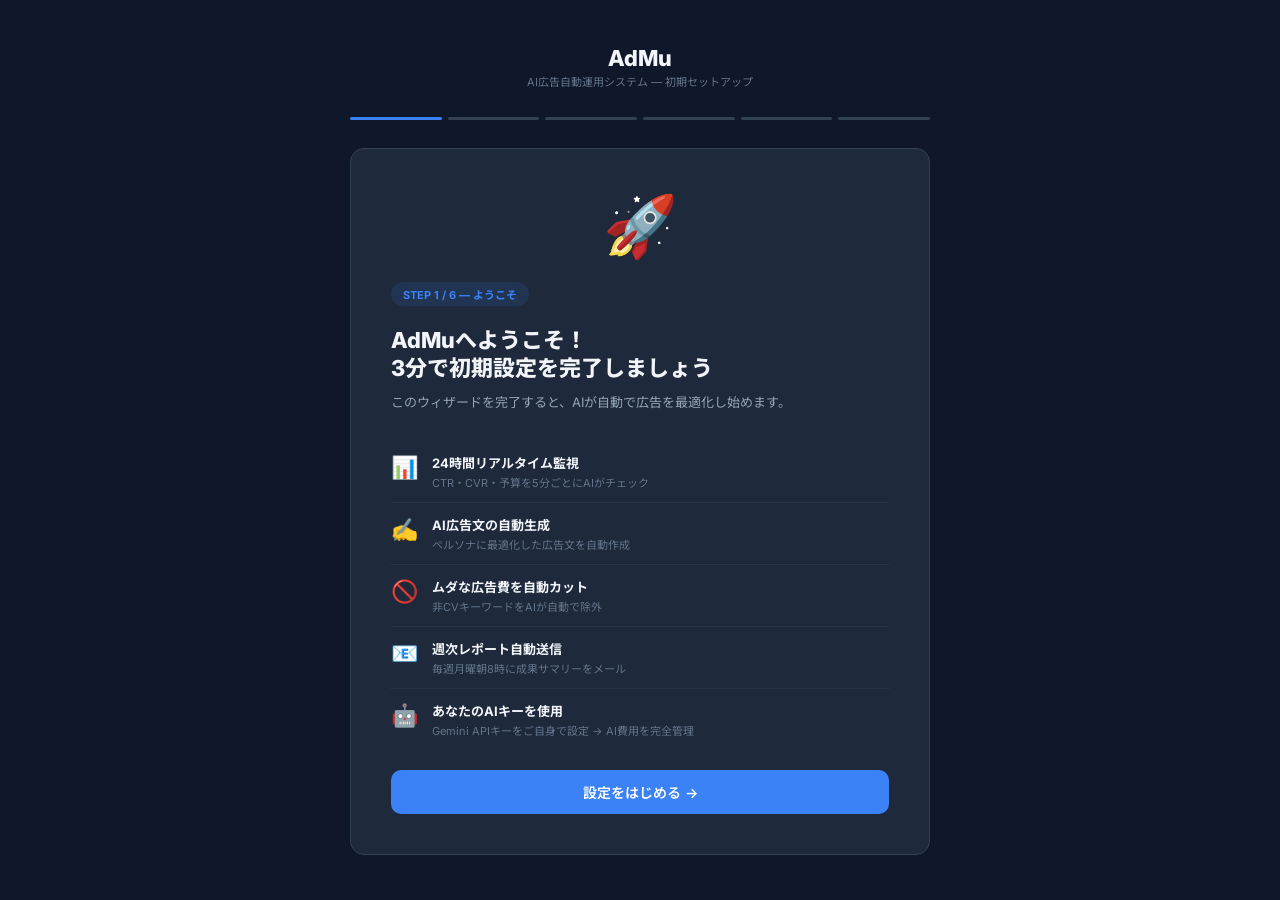
<file: frontend/onboarding.html>
<!DOCTYPE html>
<html lang="ja">
<head>
  <meta charset="UTF-8">
  <meta name="viewport" content="width=device-width, initial-scale=1.0">
  <title>AdMu | 初期セットアップ</title>
  <link href="https://fonts.googleapis.com/css2?family=Inter:wght@400;600;700;800&family=Noto+Sans+JP:wght@400;500;700&display=swap" rel="stylesheet">
  <style>
    :root{--bg:#0f172a;--card:#1e293b;--border:#334155;--accent:#3b82f6;--green:#10b981;--orange:#f59e0b;--t1:#f1f5f9;--t2:#94a3b8;--t3:#64748b;--r:14px}
    *{box-sizing:border-box;margin:0;padding:0}
    body{background:var(--bg);color:var(--t1);font-family:'Inter','Noto Sans JP',sans-serif;min-height:100vh;display:flex;align-items:center;justify-content:center;padding:20px}
    .wrap{width:100%;max-width:580px}
    .logo{text-align:center;margin-bottom:28px}
    .logo span{font-size:22px;font-weight:800}
    .logo small{display:block;font-size:11px;color:var(--t3);margin-top:2px}
    .progress-bar{display:flex;gap:6px;margin-bottom:28px}
    .prog{flex:1;height:3px;border-radius:2px;background:var(--border);transition:background .4s}
    .prog.done{background:var(--green)}.prog.active{background:var(--accent)}
    .card{background:var(--card);border:1px solid var(--border);border-radius:var(--r);padding:40px}
    .step{display:none;animation:fu .3s ease}.step.active{display:block}
    @keyframes fu{from{opacity:0;transform:translateY(12px)}to{opacity:1;transform:translateY(0)}}
    .badge{display:inline-flex;align-items:center;gap:6px;background:rgba(59,130,246,.12);color:var(--accent);border-radius:99px;padding:4px 12px;font-size:11px;font-weight:700;margin-bottom:20px}
    h2{font-size:22px;font-weight:800;margin-bottom:8px;line-height:1.3}
    .sub{font-size:13px;color:var(--t2);margin-bottom:28px;line-height:1.7}
    label{display:block;font-size:12px;color:var(--t2);margin-bottom:5px;font-weight:600}
    input,select,textarea{width:100%;padding:11px 14px;background:#0f172a;border:1px solid var(--border);border-radius:8px;color:var(--t1);font-size:14px;margin-bottom:14px;font-family:inherit;transition:border-color .2s}
    input:focus,select:focus,textarea:focus{outline:none;border-color:var(--accent)}
    textarea{resize:vertical;min-height:80px}
    .row2{display:grid;grid-template-columns:1fr 1fr;gap:12px}
    .tip{background:rgba(59,130,246,.08);border:1px solid rgba(59,130,246,.2);border-radius:8px;padding:12px 14px;margin-bottom:16px;font-size:12px;color:var(--t2);line-height:1.6}
    .tip strong{color:var(--accent)}.tip a{color:var(--accent);text-decoration:none}
    .warn{background:rgba(245,158,11,.08);border:1px solid rgba(245,158,11,.25);border-radius:8px;padding:12px 14px;margin-bottom:16px;font-size:12px;color:#fbbf24;line-height:1.6}
    .rg{display:grid;grid-template-columns:1fr 1fr 1fr;gap:8px;margin-bottom:14px}
    .ro{border:1.5px solid var(--border);border-radius:8px;padding:12px 8px;text-align:center;cursor:pointer;transition:all .2s;font-size:13px;font-weight:600}
    .ro:hover{border-color:var(--accent)}.ro.sel{border-color:var(--accent);background:rgba(59,130,246,.12);color:var(--accent)}
    .ro .ri{font-size:20px;display:block;margin-bottom:4px}.ro .rl{font-size:11px;color:var(--t2);font-weight:400}
    .btns{display:flex;gap:10px;margin-top:8px;align-items:center}
    .btn{padding:12px 24px;border-radius:10px;border:none;cursor:pointer;font-size:14px;font-weight:600;font-family:inherit;transition:all .2s}
    .btn-p{background:var(--accent);color:#fff;flex:1}.btn-p:hover:not(:disabled){background:#2563eb;transform:translateY(-1px)}.btn-p:disabled{opacity:.5;cursor:not-allowed}
    .btn-g{background:transparent;color:var(--t2);border:1px solid var(--border);padding:12px 20px}.btn-g:hover{background:var(--border);color:var(--t1)}
    .btn-s{background:transparent;color:var(--t3);border:none;font-size:12px;cursor:pointer;padding:12px 4px;text-decoration:underline}
    .wi{font-size:60px;text-align:center;margin-bottom:20px}
    .fl{margin:20px 0}.fi{display:flex;align-items:flex-start;gap:14px;padding:12px 0;border-bottom:1px solid rgba(51,65,85,.5);font-size:13px}.fi:last-child{border-bottom:none}
    .fii{font-size:22px;flex-shrink:0;margin-top:1px}.fit strong{display:block;font-size:13px;margin-bottom:2px}.fit small{color:var(--t3);font-size:11px}
    .ci{font-size:72px;text-align:center;margin-bottom:16px}
    .sb{background:rgba(16,185,129,.06);border:1px solid rgba(16,185,129,.25);border-radius:10px;padding:16px;margin:20px 0}
    .si{display:flex;justify-content:space-between;font-size:13px;padding:6px 0;border-bottom:1px solid rgba(51,65,85,.4)}.si:last-child{border-bottom:none}
    .sl{color:var(--t2)}.sv{font-weight:600}.sv.ok{color:var(--green)}.sv.wn{color:var(--orange)}
    .toast{position:fixed;bottom:20px;right:20px;background:var(--card);border:1px solid var(--border);border-radius:8px;padding:12px 20px;font-size:13px;z-index:9999}
    .toast.success{border-color:var(--green);color:var(--green)}.toast.error{border-color:#ef4444;color:#ef4444}
  </style>
</head>
<body>
<div class="wrap">
  <div class="logo"><span>AdMu</span><small>AI広告自動運用システム — 初期セットアップ</small></div>
  <div class="progress-bar">
    <div class="prog active" id="p1"></div><div class="prog" id="p2"></div>
    <div class="prog" id="p3"></div><div class="prog" id="p4"></div>
    <div class="prog" id="p5"></div><div class="prog" id="p6"></div>
  </div>
  <div class="card">

    <!-- S1 -->
    <div class="step active" id="s1">
      <div class="wi">🚀</div>
      <div class="badge">STEP 1 / 6 — ようこそ</div>
      <h2>AdMuへようこそ！<br>3分で初期設定を完了しましょう</h2>
      <p class="sub">このウィザードを完了すると、AIが自動で広告を最適化し始めます。</p>
      <div class="fl">
        <div class="fi"><span class="fii">📊</span><div class="fit"><strong>24時間リアルタイム監視</strong><small>CTR・CVR・予算を5分ごとにAIがチェック</small></div></div>
        <div class="fi"><span class="fii">✍️</span><div class="fit"><strong>AI広告文の自動生成</strong><small>ペルソナに最適化した広告文を自動作成</small></div></div>
        <div class="fi"><span class="fii">🚫</span><div class="fit"><strong>ムダな広告費を自動カット</strong><small>非CVキーワードをAIが自動で除外</small></div></div>
        <div class="fi"><span class="fii">📧</span><div class="fit"><strong>週次レポート自動送信</strong><small>毎週月曜朝8時に成果サマリーをメール</small></div></div>
        <div class="fi"><span class="fii">🤖</span><div class="fit"><strong>あなたのAIキーを使用</strong><small>Gemini APIキーをご自身で設定 → AI費用を完全管理</small></div></div>
      </div>
      <div class="btns"><button class="btn btn-p" onclick="go(2)">設定をはじめる →</button></div>
    </div>

    <!-- S2 -->
    <div class="step" id="s2">
      <div class="badge">STEP 2 / 6 — クリニック情報</div>
      <h2>クリニックの基本情報を<br>入力してください</h2>
      <p class="sub">広告文やレポートに使われます。後から「設定」画面で変更できます。</p>
      <label>クリニック名 <span style="color:#ef4444">*</span></label>
      <input type="text" id="w_name" placeholder="例: ○○整体院">
      <div class="row2">
        <div><label>地域（市区町村名）</label><input type="text" id="w_region" placeholder="例: 渋谷区"></div>
        <div><label>最寄り駅 徒歩分数</label><input type="number" id="w_walk" placeholder="例: 5" min="1" max="30"></div>
      </div>
      <label>月間広告予算（円）</label>
      <input type="number" id="w_budget" placeholder="例: 100000" min="10000" step="10000">
      <label>主なターゲット症状</label>
      <input type="text" id="w_issues" placeholder="例: 腰痛、肩こり、産後骨盤矯正">
      <div class="btns">
        <button class="btn btn-g" onclick="go(1)">← 戻る</button>
        <button class="btn btn-p" onclick="validateStep2()">次へ →</button>
      </div>
    </div>

    <!-- S3 -->
    <div class="step" id="s3">
      <div class="badge">STEP 3 / 6 — AI設定（重要）</div>
      <h2>Gemini APIキーを<br>設定してください</h2>
      <p class="sub">AdMuのAI機能はGoogle Gemini AIを使用します。<strong style="color:var(--t1)">ご自身のAPIキーを設定することで、AI費用を完全にコントロールできます。</strong></p>
      <div class="tip">
        💡 <strong>APIキーの取得方法（無料）</strong><br>
        1. <a href="https://aistudio.google.com/app/apikey" target="_blank">Google AI Studio</a> にアクセス<br>
        2. 「APIキーを作成」をクリック<br>
        3. 表示されたキー（AIzaSy...）をコピーして下記に貼り付け
      </div>
      <label>Gemini API Key</label>
      <input type="password" id="w_gemini" placeholder="AIzaSy...">
      <label>月間AI利用上限（回数）</label>
      <div class="rg" id="lgr">
        <div class="ro" onclick="selLimit(30,this)"><span class="ri">🌱</span>30回<span class="rl">約数十円/月</span></div>
        <div class="ro sel" onclick="selLimit(100,this)"><span class="ri">⚡</span>100回<span class="rl">約数百円/月</span></div>
        <div class="ro" onclick="selLimit(-1,this)"><span class="ri">♾️</span>無制限<span class="rl">都度課金</span></div>
      </div>
      <input type="hidden" id="w_limit" value="100">
      <div class="warn">⚠️ APIキーを設定しない場合、AI機能は利用できません。後から「設定」画面で追加できます。</div>
      <div class="btns">
        <button class="btn btn-g" onclick="go(2)">← 戻る</button>
        <button class="btn btn-p" onclick="go(4)">次へ →</button>
        <button class="btn btn-s" onclick="go(4)">スキップ</button>
      </div>
    </div>

    <!-- S4 -->
    <div class="step" id="s4">
      <div class="badge">STEP 4 / 6 — Google広告連携</div>
      <h2>Google広告アカウントを<br>連携してください</h2>
      <p class="sub">Google広告を連携すると実際のデータと連携できます。後から設定することも可能です。</p>
      
      <div id="oauth_section" style="margin-bottom: 20px;">
        <button class="btn btn-p" style="width:100%; display:flex; align-items:center; justify-content:center; gap:8px; background:#1e293b; border:1px solid var(--border)" onclick="startGoogleAdsOAuth()">
          <span>🔑</span> 広告アカウント一覧を読み込む
        </button>
      </div>

      <div id="account_select_section" style="display:none; margin-bottom: 20px;">
        <label>Google広告 顧客アカウントの選択</label>
        <select id="w_cid_select" onchange="onAccountSelectChange()" style="width:100%; padding:11px 14px; background:#0f172a; border:1px solid var(--border); border-radius:8px; color:var(--t1);">
          <option value="">-- アカウントを取得中 --</option>
        </select>
      </div>

      <div id="manual_cid_section">
        <label>Google広告 顧客ID（手動入力）</label>
        <input type="text" id="w_cid" placeholder="例: 123-456-7890">
      </div>

      <div class="btns">
        <button class="btn btn-g" onclick="go(3)">← 戻る</button>
        <button class="btn btn-p" onclick="go(5)">次へ →</button>
        <button class="btn btn-s" onclick="go(5)">スキップ</button>
      </div>
    </div>


    <!-- S5 -->
    <div class="step" id="s5">
      <div class="badge">STEP 5 / 6 — ターゲットペルソナ</div>
      <h2>理想の患者さんを<br>教えてください</h2>
      <p class="sub">詳しく設定するほど、AIが「刺さる広告文」を生成できます。後から設定することも可能です。</p>
      <label>年齢・性別</label>
      <input type="text" id="w_p_age" placeholder="例: 30〜40代の主婦・子育て中の女性">
      <label>職業・ライフスタイル</label>
      <input type="text" id="w_p_job" placeholder="例: デスクワーク中心、車の運転が多い">
      <label>深いお悩み</label>
      <textarea id="w_p_pain" placeholder="例: 長年の腰痛で旅行を諦めていた。病院では「異常なし」と言われ続け…"></textarea>
      <label>理想の状態（ゴール）</label>
      <input type="text" id="w_p_goal" placeholder="例: 痛みなく子供と公園で遊べるようになりたい">
      <div class="btns">
        <button class="btn btn-g" onclick="go(4)">← 戻る</button>
        <button class="btn btn-p" id="saveBtn" onclick="saveAll()">保存して完了 →</button>
        <button class="btn btn-s" onclick="saveAll()">スキップ</button>
      </div>
    </div>

    <!-- S6 -->
    <div class="step" id="s6">
      <div class="ci">🎉</div>
      <div class="badge" style="background:rgba(16,185,129,.12);color:var(--green)">セットアップ完了！</div>
      <h2 style="text-align:center">準備完了です！</h2>
      <p class="sub" style="text-align:center">AIが自動で広告運用を最適化します。<br>いつでも「設定」から変更できます。</p>
      <div class="sb" id="sum"></div>
      <div style="margin-top:20px">
        <button class="btn btn-p" style="width:100%;font-size:15px;padding:14px" onclick="location.href='/'">📊 ダッシュボードへ →</button>
        <a href="/help.html" style="display:block;text-align:center;margin-top:12px;font-size:12px;color:var(--t3)">📖 使い方ガイドを見る</a>
      </div>
    </div>

  </div>
</div>

<script>
const TOTAL = 6;
let cur = 1;
const user = JSON.parse(localStorage.getItem('admu_user') || '{}');
const clinicId = user.clinic_id || 1;

function selLimit(val, el) {
  document.querySelectorAll('.ro').forEach(e => e.classList.remove('sel'));
  el.classList.add('sel');
  document.getElementById('w_limit').value = val;
}

function updProg() {
  for (let i = 1; i <= TOTAL; i++) {
    const el = document.getElementById('p' + i);
    el.className = 'prog' + (i < cur ? ' done' : i === cur ? ' active' : '');
  }
}

async function csrf() {
  try { const r = await fetch('/api/csrf-token',{credentials:'include'}); return (await r.json()).csrf_token||''; }
  catch { return ''; }
}

async function track(step, extra={}) {
  if (!user.clinic_id) return;
  try {
    const t = await csrf();
    await fetch('/api/onboarding/progress', {
      method:'POST', credentials:'include',
      headers:{'Content-Type':'application/json','x-csrf-token':t},
      body: JSON.stringify({step,...extra})
    });
  } catch {}
}

function go(n) {
  document.querySelectorAll('.step').forEach(s => s.classList.remove('active'));
  document.getElementById('s'+n).classList.add('active');
  cur = n; updProg();
  window.scrollTo({top:0,behavior:'smooth'});
  track(n);

  if (n === 4) {
    // STEP4遷移時に自動取得を走らせる
    fetchAccessibleAccounts();
  }
}

async function fetchAccessibleAccounts() {
  const selectSec = document.getElementById('account_select_section');
  const select = document.getElementById('w_cid_select');
  select.innerHTML = '<option value="">-- アカウントを取得中 --</option>';
  
  try {
    const r = await fetch(`/api/campaigns/accessible-customers?clinic_id=${clinicId}`, {credentials:'include'});
    if (!r.ok) throw new Error('APIエラー');
    const data = await r.json();
    
    if (data.success && data.customers && data.customers.length > 0) {
      selectSec.style.display = 'block';
      let html = '<option value="">-- アカウントを選択してください --</option>';
      data.customers.forEach(c => {
        const role = c.is_manager ? ' [MCC]' : '';
        // IDにハイフンを挿入して整形表示
        const rawId = c.id;
        const formattedId = `${rawId.slice(0,3)}-${rawId.slice(3,6)}-${rawId.slice(6)}`;
        html += `<option value="${rawId}">${c.name} (${formattedId})${role}</option>`;
      });
      select.innerHTML = html;
      toast('広告アカウント一覧を取得しました！', 'success');
      
      // 最初のアカウントを選択
      select.value = data.customers[0].id;
      onAccountSelectChange();
    } else {
      selectSec.style.display = 'none';
      toast('アクセス可能なアカウントが見つかりませんでした。手動でご入力ください。', 'info');
    }
  } catch (e) {
    selectSec.style.display = 'none';
    console.error(e);
  }
}

function onAccountSelectChange() {
  const select = document.getElementById('w_cid_select');
  const cidInput = document.getElementById('w_cid');
  if (select.value) {
    cidInput.value = select.value;
  }
}

function startGoogleAdsOAuth() {
  fetchAccessibleAccounts();
}


function validateStep2() {
  if (!document.getElementById('w_name').value.trim()) { toast('クリニック名は必須です','error'); return; }
  go(3);
}

async function saveAll() {
  const btn = document.getElementById('saveBtn');
  btn.disabled = true; btn.textContent = '保存中...';
  const t = await csrf();
  const gemini = document.getElementById('w_gemini').value.trim();
  const cid    = document.getElementById('w_cid').value.replace(/-/g,'').trim();
  const pAge   = document.getElementById('w_p_age').value.trim();

  const body = { clinic_id: clinicId };
  if (cid)    body.customer_id = cid;
  if (gemini) body.gemini_api_key = gemini;
  body.ai_monthly_limit = parseInt(document.getElementById('w_limit').value);
  const bgt = parseInt(document.getElementById('w_budget').value);
  if (bgt)    body.monthly_budget_yen = bgt;
  if (pAge)   body.target_age_gender = pAge;
  const pJob  = document.getElementById('w_p_job').value.trim();
  if (pJob)   body.target_job_lifestyle = pJob;
  const pPain = document.getElementById('w_p_pain').value.trim();
  if (pPain)  body.target_pain_point = pPain;
  const pGoal = document.getElementById('w_p_goal').value.trim();
  if (pGoal)  body.target_desired_outcome = pGoal;

  try {
    const r = await fetch('/api/settings',{method:'POST',credentials:'include',headers:{'Content-Type':'application/json','x-csrf-token':t},body:JSON.stringify(body)});
    if (!r.ok) throw new Error();
  } catch { toast('保存に失敗しました。後から「設定」で入力できます。','error'); }

  localStorage.setItem('onboarding_done','1');
  await track(6, {completed:true, gemini_set:!!gemini, google_ads_set:!!cid, persona_set:!!pAge});
  showSum(gemini, cid, pAge);
  go(6);
  btn.disabled = false; btn.textContent = '保存して完了 →';
}

function showSum(gemini, cid, pAge) {
  const budget = document.getElementById('w_budget').value;
  const lim    = document.getElementById('w_limit').value;
  const limTxt = lim==='-1' ? '無制限' : `月${lim}回`;
  document.getElementById('sum').innerHTML = `
    <div class="si"><span class="sl">クリニック名</span><span class="sv">${document.getElementById('w_name').value||'─'}</span></div>
    <div class="si"><span class="sl">地域</span><span class="sv">${document.getElementById('w_region').value||'─'}</span></div>
    <div class="si"><span class="sl">月間予算</span><span class="sv">${budget?'¥'+Number(budget).toLocaleString():'─'}</span></div>
    <div class="si"><span class="sl">Google広告連携</span><span class="sv ${cid?'ok':'wn'}">${cid?'✅ 連携済み':'⚠ 未設定'}</span></div>
    <div class="si"><span class="sl">Gemini AI</span><span class="sv ${gemini?'ok':'wn'}">${gemini?`✅ 設定済み（${limTxt}）`:'⚠ 未設定（AI機能は利用不可）'}</span></div>
    <div class="si"><span class="sl">ペルソナ</span><span class="sv ${pAge?'ok':'wn'}">${pAge?'✅ 設定済み':'─ スキップ'}</span></div>`;
}

function toast(msg, type='success') {
  const t = document.createElement('div');
  t.className=`toast ${type}`; t.textContent=msg;
  document.body.appendChild(t);
  setTimeout(()=>t.remove(),3500);
}

if (localStorage.getItem('onboarding_done')==='1' && !new URLSearchParams(location.search).get('force'))
  location.href='/';
</script>
</body>
</html>
</file>
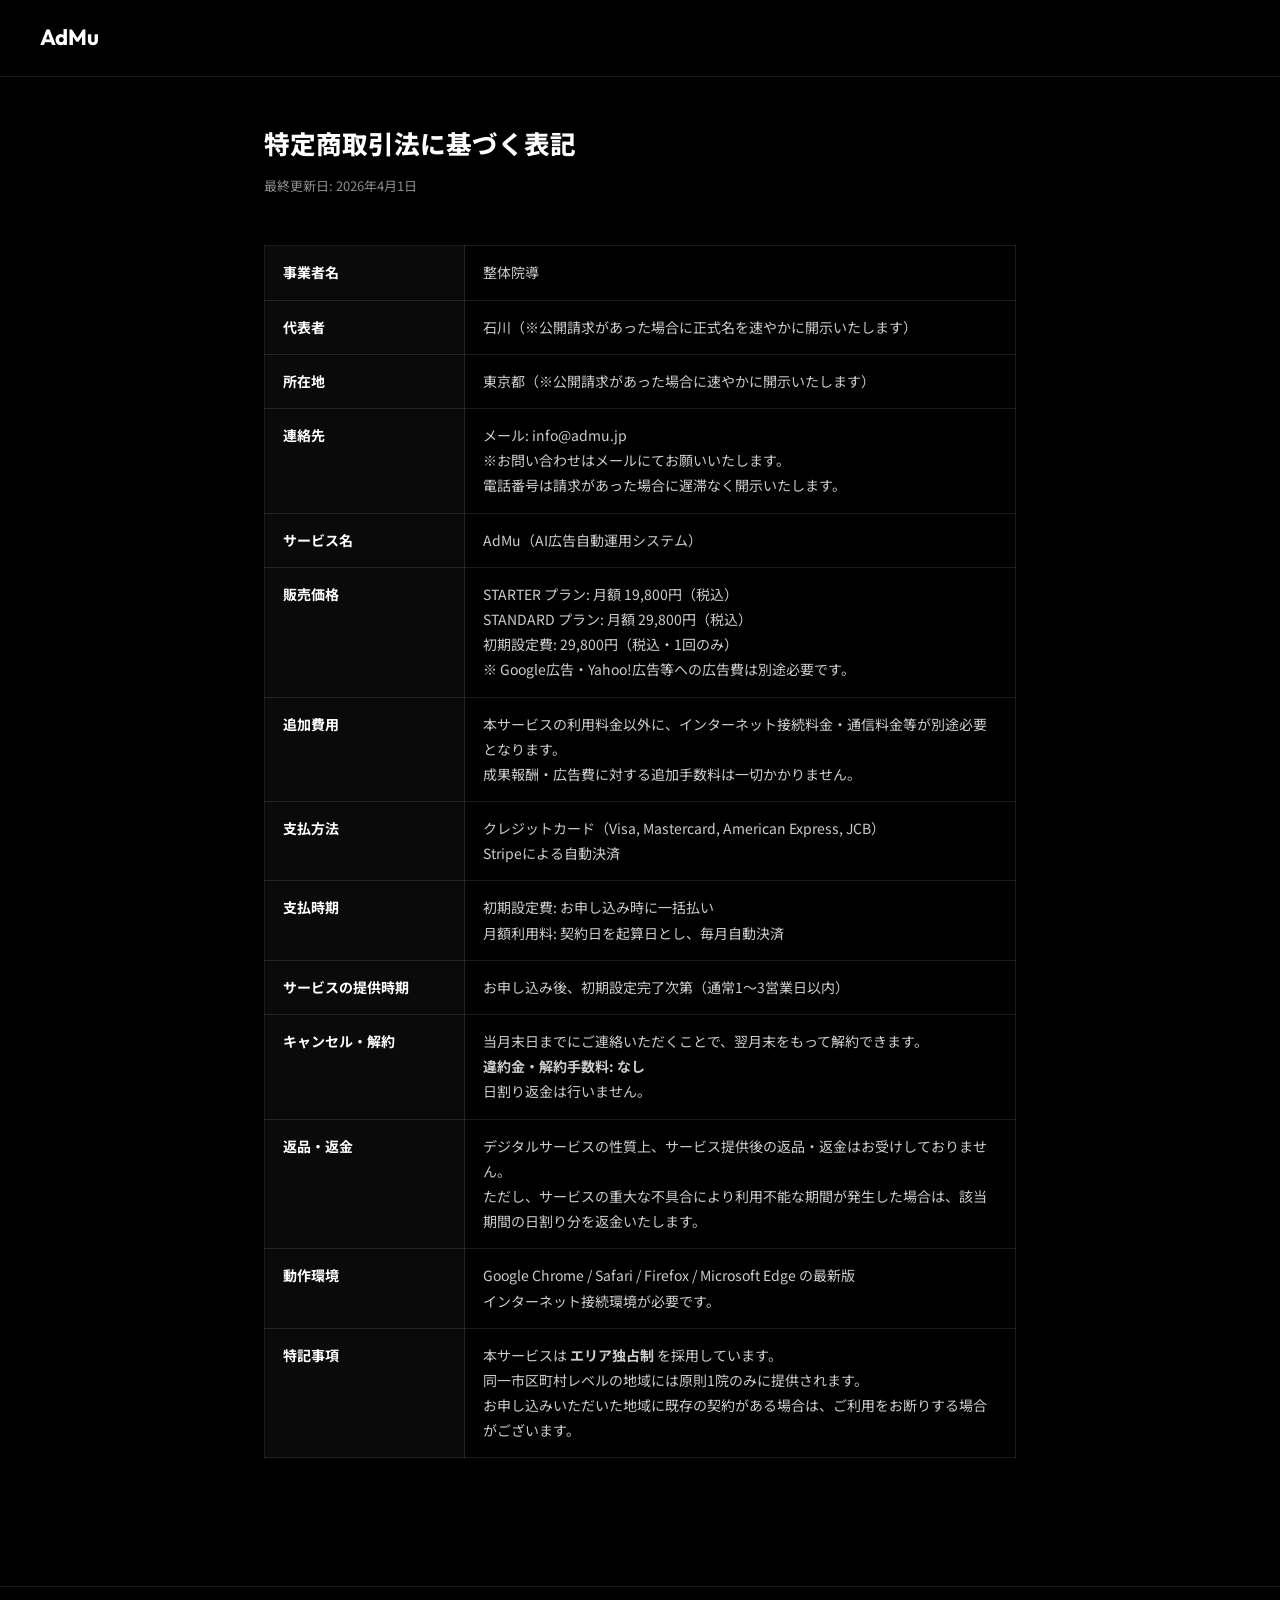
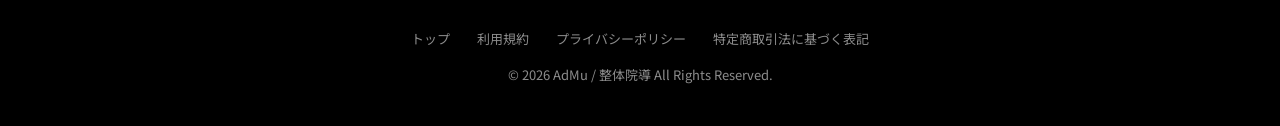
<file: lp/company.html>
<!DOCTYPE html>
<html lang="ja">
<head>
  <meta charset="UTF-8">
  <meta name="viewport" content="width=device-width, initial-scale=1.0">
  <title>特定商取引法に基づく表記 | AdMu</title>
  <meta name="robots" content="noindex">
  <link rel="preconnect" href="https://fonts.googleapis.com">
  <link href="https://fonts.googleapis.com/css2?family=Outfit:wght@400;700&family=Noto+Sans+JP:wght@400;700&display=swap" rel="stylesheet">
  <style>
    :root { --bg:#000; --card:#0a0a0a; --text:#fff; --muted:rgba(255,255,255,0.55); --border:rgba(255,255,255,0.1); --accent:#c8a97a; }
    * { margin:0; padding:0; box-sizing:border-box; }
    body { font-family:'Noto Sans JP','Outfit',sans-serif; background:var(--bg); color:var(--text); line-height:1.8; }
    nav { position:fixed; top:0; left:0; right:0; z-index:100; display:flex; justify-content:space-between; align-items:center; padding:18px 40px; background:rgba(0,0,0,0.9); backdrop-filter:blur(12px); border-bottom:1px solid var(--border); }
    .nav-logo { font-family:'Outfit',sans-serif; font-size:22px; font-weight:700; color:#fff; text-decoration:none; }
    .container { max-width:800px; margin:0 auto; padding:120px 24px 80px; }
    h1 { font-size:1.6rem; font-weight:800; margin-bottom:8px; }
    .subtitle { color:var(--muted); font-size:13px; margin-bottom:48px; }
    table { border-collapse:collapse; width:100%; margin:0 0 48px; }
    th, td { border:1px solid var(--border); padding:14px 18px; font-size:14px; text-align:left; vertical-align:top; }
    th { background:rgba(255,255,255,0.04); font-weight:700; width:200px; white-space:nowrap; }
    td { color:rgba(255,255,255,0.8); }
    footer { text-align:center; padding:40px 20px; border-top:1px solid var(--border); font-size:13px; color:var(--muted); }
    footer a { color:var(--muted); text-decoration:none; margin:0 12px; }
    footer a:hover { color:#fff; }
    a { color:var(--accent); }
    @media (max-width:600px) { th { width:120px; font-size:12px; } td { font-size:13px; } }
  </style>
  <!-- Google tag (gtag.js) - GA4 Placeholder -->
  <script async src="https://www.googletagmanager.com/gtag/js?id=G-XXXXXXXXXX"></script>
  <script>
    window.dataLayer = window.dataLayer || [];
    function gtag(){dataLayer.push(arguments);}
    gtag('js', new Date());

    gtag('config', 'G-XXXXXXXXXX');
  </script>
</head>
<body>
<nav>
  <a href="/LP/admu/" class="nav-logo">AdMu</a>
</nav>

<div class="container">
  <h1>特定商取引法に基づく表記</h1>
  <p class="subtitle">最終更新日: 2026年4月1日</p>

  <table>
    <tr>
      <th>事業者名</th>
      <td>整体院導</td>
    </tr>
    <tr>
      <th>代表者</th>
      <td>石川（※公開請求があった場合に正式名を速やかに開示いたします）</td>
    </tr>
    <tr>
      <th>所在地</th>
      <td>東京都（※公開請求があった場合に速やかに開示いたします）</td>
    </tr>
    <tr>
      <th>連絡先</th>
      <td>
        メール: info@admu.jp<br>
        ※お問い合わせはメールにてお願いいたします。<br>
        電話番号は請求があった場合に遅滞なく開示いたします。
      </td>
    </tr>
    <tr>
      <th>サービス名</th>
      <td>AdMu（AI広告自動運用システム）</td>
    </tr>
    <tr>
      <th>販売価格</th>
      <td>
        STARTER プラン: 月額 19,800円（税込）<br>
        STANDARD プラン: 月額 29,800円（税込）<br>
        初期設定費: 29,800円（税込・1回のみ）<br>
        ※ Google広告・Yahoo!広告等への広告費は別途必要です。
      </td>
    </tr>
    <tr>
      <th>追加費用</th>
      <td>
        本サービスの利用料金以外に、インターネット接続料金・通信料金等が別途必要となります。<br>
        成果報酬・広告費に対する追加手数料は一切かかりません。
      </td>
    </tr>
    <tr>
      <th>支払方法</th>
      <td>クレジットカード（Visa, Mastercard, American Express, JCB）<br>Stripeによる自動決済</td>
    </tr>
    <tr>
      <th>支払時期</th>
      <td>
        初期設定費: お申し込み時に一括払い<br>
        月額利用料: 契約日を起算日とし、毎月自動決済<br>
      </td>
    </tr>
    <tr>
      <th>サービスの提供時期</th>
      <td>お申し込み後、初期設定完了次第（通常1〜3営業日以内）</td>
    </tr>
    <tr>
      <th>キャンセル・解約</th>
      <td>
        当月末日までにご連絡いただくことで、翌月末をもって解約できます。<br>
        <strong>違約金・解約手数料: なし</strong><br>
        日割り返金は行いません。
      </td>
    </tr>
    <tr>
      <th>返品・返金</th>
      <td>
        デジタルサービスの性質上、サービス提供後の返品・返金はお受けしておりません。<br>
        ただし、サービスの重大な不具合により利用不能な期間が発生した場合は、該当期間の日割り分を返金いたします。
      </td>
    </tr>
    <tr>
      <th>動作環境</th>
      <td>
        Google Chrome / Safari / Firefox / Microsoft Edge の最新版<br>
        インターネット接続環境が必要です。
      </td>
    </tr>
    <tr>
      <th>特記事項</th>
      <td>
        本サービスは <strong>エリア独占制</strong> を採用しています。<br>
        同一市区町村レベルの地域には原則1院のみに提供されます。<br>
        お申し込みいただいた地域に既存の契約がある場合は、ご利用をお断りする場合がございます。
      </td>
    </tr>
  </table>
</div>

<footer>
  <a href="/LP/admu/">トップ</a>
  <a href="terms.html">利用規約</a>
  <a href="privacy.html">プライバシーポリシー</a>
  <a href="company.html">特定商取引法に基づく表記</a>
  <div style="margin-top:12px">© 2026 AdMu / 整体院導 All Rights Reserved.</div>
</footer>
</body>
</html>
</file>
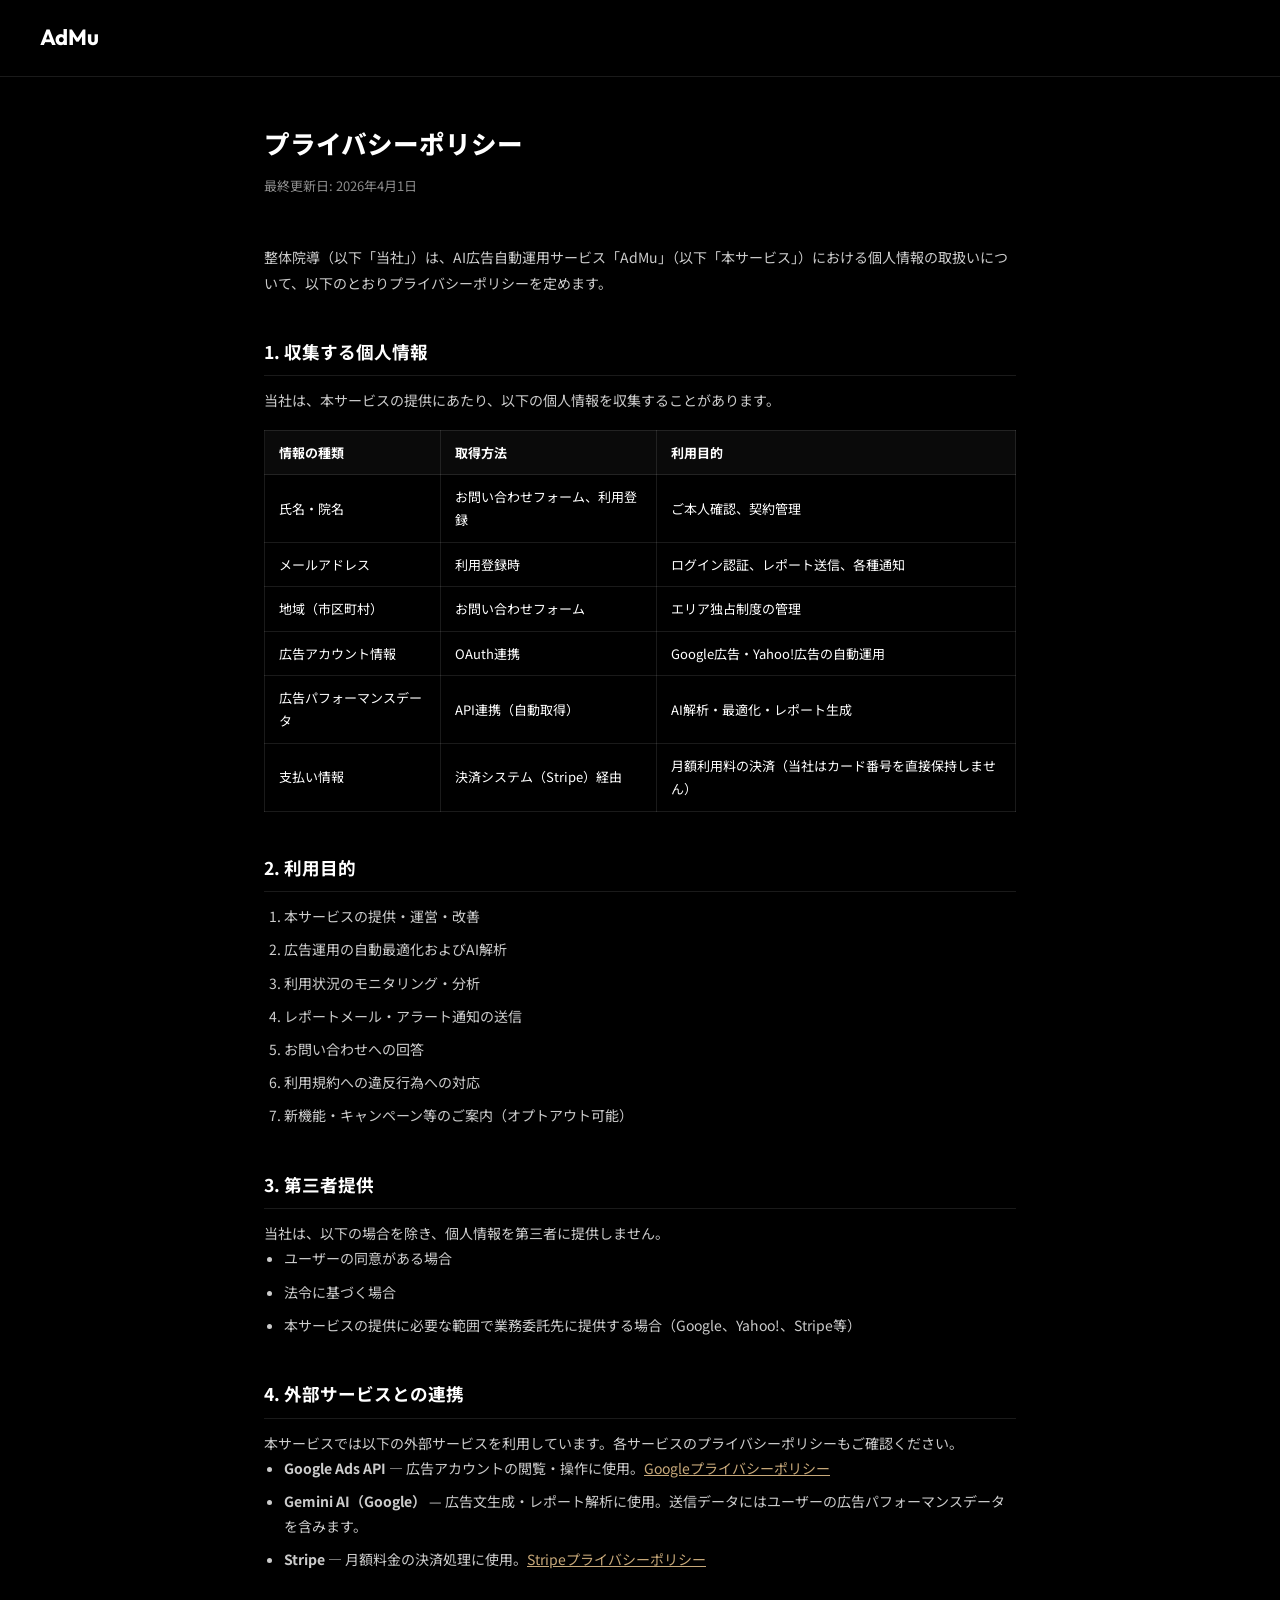
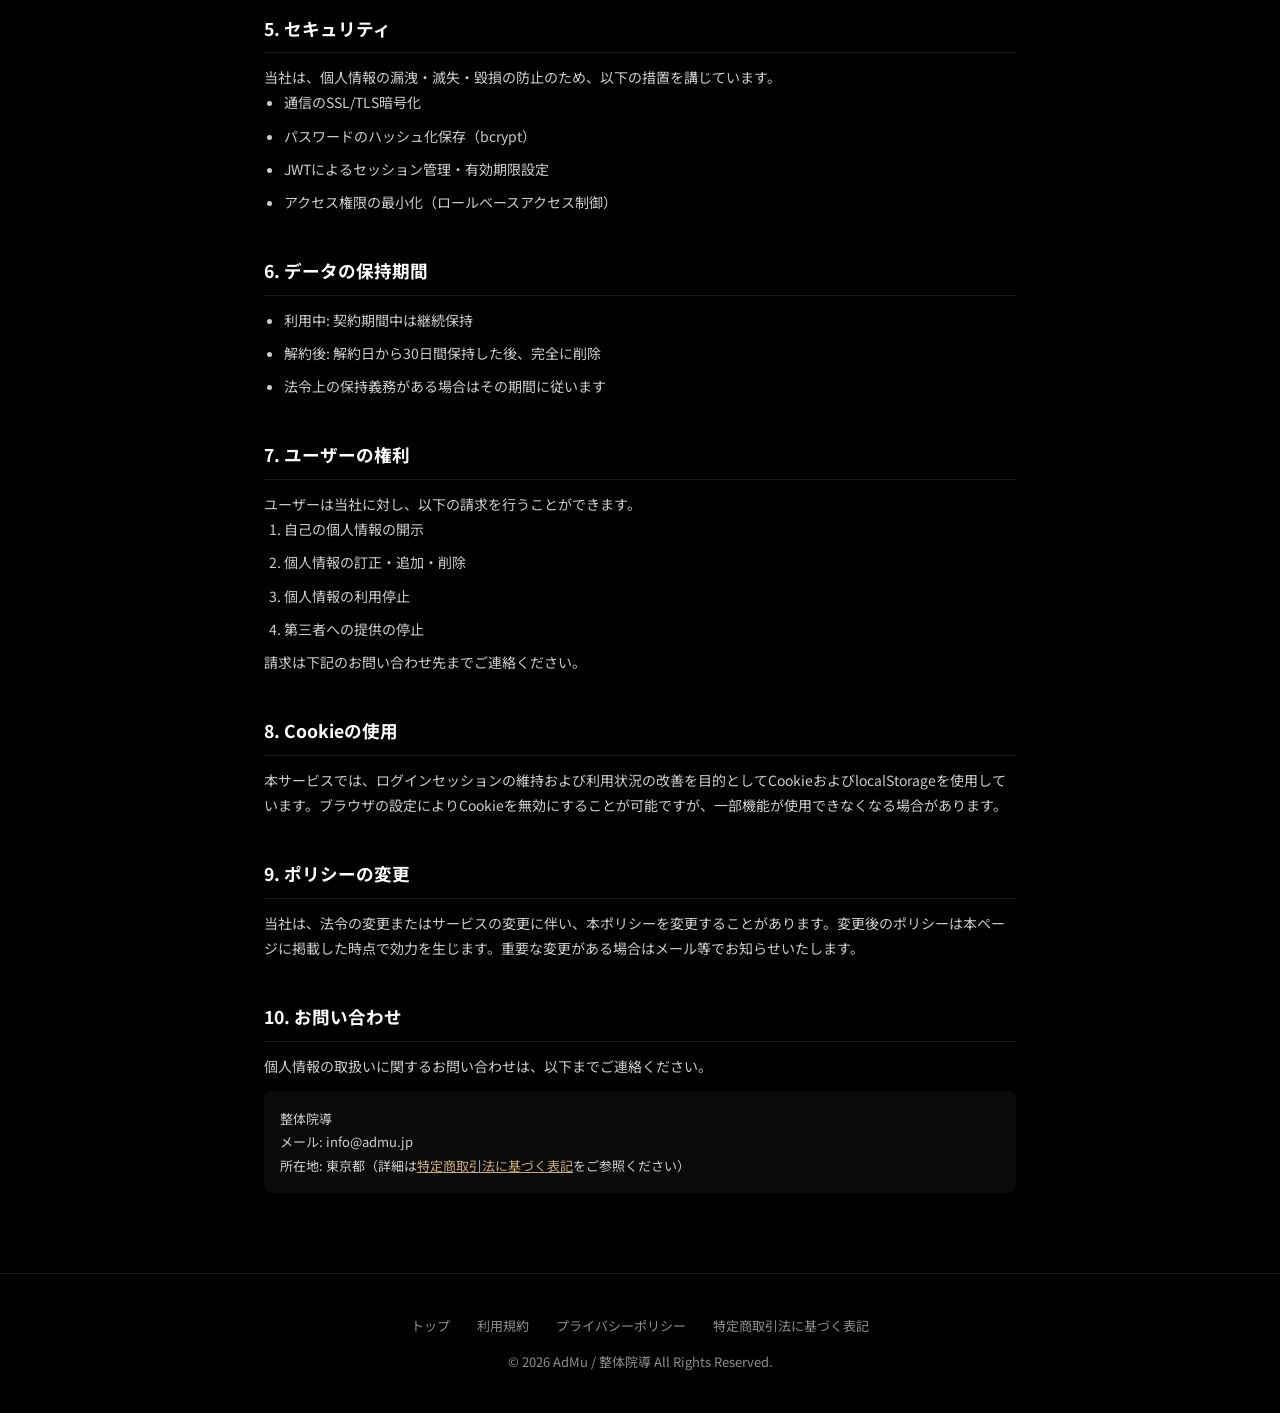
<file: lp/privacy.html>
<!DOCTYPE html>
<html lang="ja">
<head>
  <meta charset="UTF-8">
  <meta name="viewport" content="width=device-width, initial-scale=1.0">
  <title>プライバシーポリシー | AdMu</title>
  <meta name="robots" content="noindex">
  <link rel="preconnect" href="https://fonts.googleapis.com">
  <link href="https://fonts.googleapis.com/css2?family=Outfit:wght@400;700&family=Noto+Sans+JP:wght@400;700&display=swap" rel="stylesheet">
  <style>
    :root { --bg:#000; --card:#0a0a0a; --text:#fff; --muted:rgba(255,255,255,0.55); --border:rgba(255,255,255,0.1); --accent:#c8a97a; }
    * { margin:0; padding:0; box-sizing:border-box; }
    body { font-family:'Noto Sans JP','Outfit',sans-serif; background:var(--bg); color:var(--text); line-height:1.8; }
    nav { position:fixed; top:0; left:0; right:0; z-index:100; display:flex; justify-content:space-between; align-items:center; padding:18px 40px; background:rgba(0,0,0,0.9); backdrop-filter:blur(12px); border-bottom:1px solid var(--border); }
    .nav-logo { font-family:'Outfit',sans-serif; font-size:22px; font-weight:700; color:#fff; text-decoration:none; }
    .container { max-width:800px; margin:0 auto; padding:120px 24px 80px; }
    h1 { font-size:1.6rem; font-weight:800; margin-bottom:8px; }
    .subtitle { color:var(--muted); font-size:13px; margin-bottom:48px; }
    h2 { font-size:1.1rem; font-weight:700; margin:40px 0 12px; padding-bottom:8px; border-bottom:1px solid var(--border); }
    p, li { font-size:14px; color:rgba(255,255,255,0.8); }
    ol, ul { padding-left:20px; }
    li { margin-bottom:8px; }
    footer { text-align:center; padding:40px 20px; border-top:1px solid var(--border); font-size:13px; color:var(--muted); }
    footer a { color:var(--muted); text-decoration:none; margin:0 12px; }
    footer a:hover { color:#fff; }
    a { color:var(--accent); }
    table { border-collapse:collapse; width:100%; margin:16px 0; }
    th, td { border:1px solid var(--border); padding:10px 14px; font-size:13px; text-align:left; }
    th { background:rgba(255,255,255,0.04); font-weight:700; }
  </style>
  <!-- Google tag (gtag.js) - GA4 Placeholder -->
  <script async src="https://www.googletagmanager.com/gtag/js?id=G-XXXXXXXXXX"></script>
  <script>
    window.dataLayer = window.dataLayer || [];
    function gtag(){dataLayer.push(arguments);}
    gtag('js', new Date());

    gtag('config', 'G-XXXXXXXXXX');
  </script>
</head>
<body>
<nav>
  <a href="/LP/admu/" class="nav-logo">AdMu</a>
</nav>

<div class="container">
  <h1>プライバシーポリシー</h1>
  <p class="subtitle">最終更新日: 2026年4月1日</p>

  <p>整体院導（以下「当社」）は、AI広告自動運用サービス「AdMu」（以下「本サービス」）における個人情報の取扱いについて、以下のとおりプライバシーポリシーを定めます。</p>

  <h2>1. 収集する個人情報</h2>
  <p>当社は、本サービスの提供にあたり、以下の個人情報を収集することがあります。</p>
  <table>
    <tr><th>情報の種類</th><th>取得方法</th><th>利用目的</th></tr>
    <tr><td>氏名・院名</td><td>お問い合わせフォーム、利用登録</td><td>ご本人確認、契約管理</td></tr>
    <tr><td>メールアドレス</td><td>利用登録時</td><td>ログイン認証、レポート送信、各種通知</td></tr>
    <tr><td>地域（市区町村）</td><td>お問い合わせフォーム</td><td>エリア独占制度の管理</td></tr>
    <tr><td>広告アカウント情報</td><td>OAuth連携</td><td>Google広告・Yahoo!広告の自動運用</td></tr>
    <tr><td>広告パフォーマンスデータ</td><td>API連携（自動取得）</td><td>AI解析・最適化・レポート生成</td></tr>
    <tr><td>支払い情報</td><td>決済システム（Stripe）経由</td><td>月額利用料の決済（当社はカード番号を直接保持しません）</td></tr>
  </table>

  <h2>2. 利用目的</h2>
  <ol>
    <li>本サービスの提供・運営・改善</li>
    <li>広告運用の自動最適化およびAI解析</li>
    <li>利用状況のモニタリング・分析</li>
    <li>レポートメール・アラート通知の送信</li>
    <li>お問い合わせへの回答</li>
    <li>利用規約への違反行為への対応</li>
    <li>新機能・キャンペーン等のご案内（オプトアウト可能）</li>
  </ol>

  <h2>3. 第三者提供</h2>
  <p>当社は、以下の場合を除き、個人情報を第三者に提供しません。</p>
  <ul>
    <li>ユーザーの同意がある場合</li>
    <li>法令に基づく場合</li>
    <li>本サービスの提供に必要な範囲で業務委託先に提供する場合（Google、Yahoo!、Stripe等）</li>
  </ul>

  <h2>4. 外部サービスとの連携</h2>
  <p>本サービスでは以下の外部サービスを利用しています。各サービスのプライバシーポリシーもご確認ください。</p>
  <ul>
    <li><strong>Google Ads API</strong> — 広告アカウントの閲覧・操作に使用。<a href="https://policies.google.com/privacy" target="_blank">Googleプライバシーポリシー</a></li>
    <li><strong>Gemini AI（Google）</strong> — 広告文生成・レポート解析に使用。送信データにはユーザーの広告パフォーマンスデータを含みます。</li>
    <li><strong>Stripe</strong> — 月額料金の決済処理に使用。<a href="https://stripe.com/jp/privacy" target="_blank">Stripeプライバシーポリシー</a></li>
  </ul>

  <h2>5. セキュリティ</h2>
  <p>当社は、個人情報の漏洩・滅失・毀損の防止のため、以下の措置を講じています。</p>
  <ul>
    <li>通信のSSL/TLS暗号化</li>
    <li>パスワードのハッシュ化保存（bcrypt）</li>
    <li>JWTによるセッション管理・有効期限設定</li>
    <li>アクセス権限の最小化（ロールベースアクセス制御）</li>
  </ul>

  <h2>6. データの保持期間</h2>
  <ul>
    <li>利用中: 契約期間中は継続保持</li>
    <li>解約後: 解約日から30日間保持した後、完全に削除</li>
    <li>法令上の保持義務がある場合はその期間に従います</li>
  </ul>

  <h2>7. ユーザーの権利</h2>
  <p>ユーザーは当社に対し、以下の請求を行うことができます。</p>
  <ol>
    <li>自己の個人情報の開示</li>
    <li>個人情報の訂正・追加・削除</li>
    <li>個人情報の利用停止</li>
    <li>第三者への提供の停止</li>
  </ol>
  <p>請求は下記のお問い合わせ先までご連絡ください。</p>

  <h2>8. Cookieの使用</h2>
  <p>本サービスでは、ログインセッションの維持および利用状況の改善を目的としてCookieおよびlocalStorageを使用しています。ブラウザの設定によりCookieを無効にすることが可能ですが、一部機能が使用できなくなる場合があります。</p>

  <h2>9. ポリシーの変更</h2>
  <p>当社は、法令の変更またはサービスの変更に伴い、本ポリシーを変更することがあります。変更後のポリシーは本ページに掲載した時点で効力を生じます。重要な変更がある場合はメール等でお知らせいたします。</p>

  <h2>10. お問い合わせ</h2>
  <p>個人情報の取扱いに関するお問い合わせは、以下までご連絡ください。</p>
  <p style="margin-top:12px;padding:16px;background:rgba(255,255,255,0.04);border-radius:8px;font-size:13px;">
    整体院導<br>
    メール: info@admu.jp<br>
    所在地: 東京都（詳細は<a href="company.html">特定商取引法に基づく表記</a>をご参照ください）
  </p>
</div>

<footer>
  <a href="/LP/admu/">トップ</a>
  <a href="terms.html">利用規約</a>
  <a href="privacy.html">プライバシーポリシー</a>
  <a href="company.html">特定商取引法に基づく表記</a>
  <div style="margin-top:12px">© 2026 AdMu / 整体院導 All Rights Reserved.</div>
</footer>
</body>
</html>
</file>
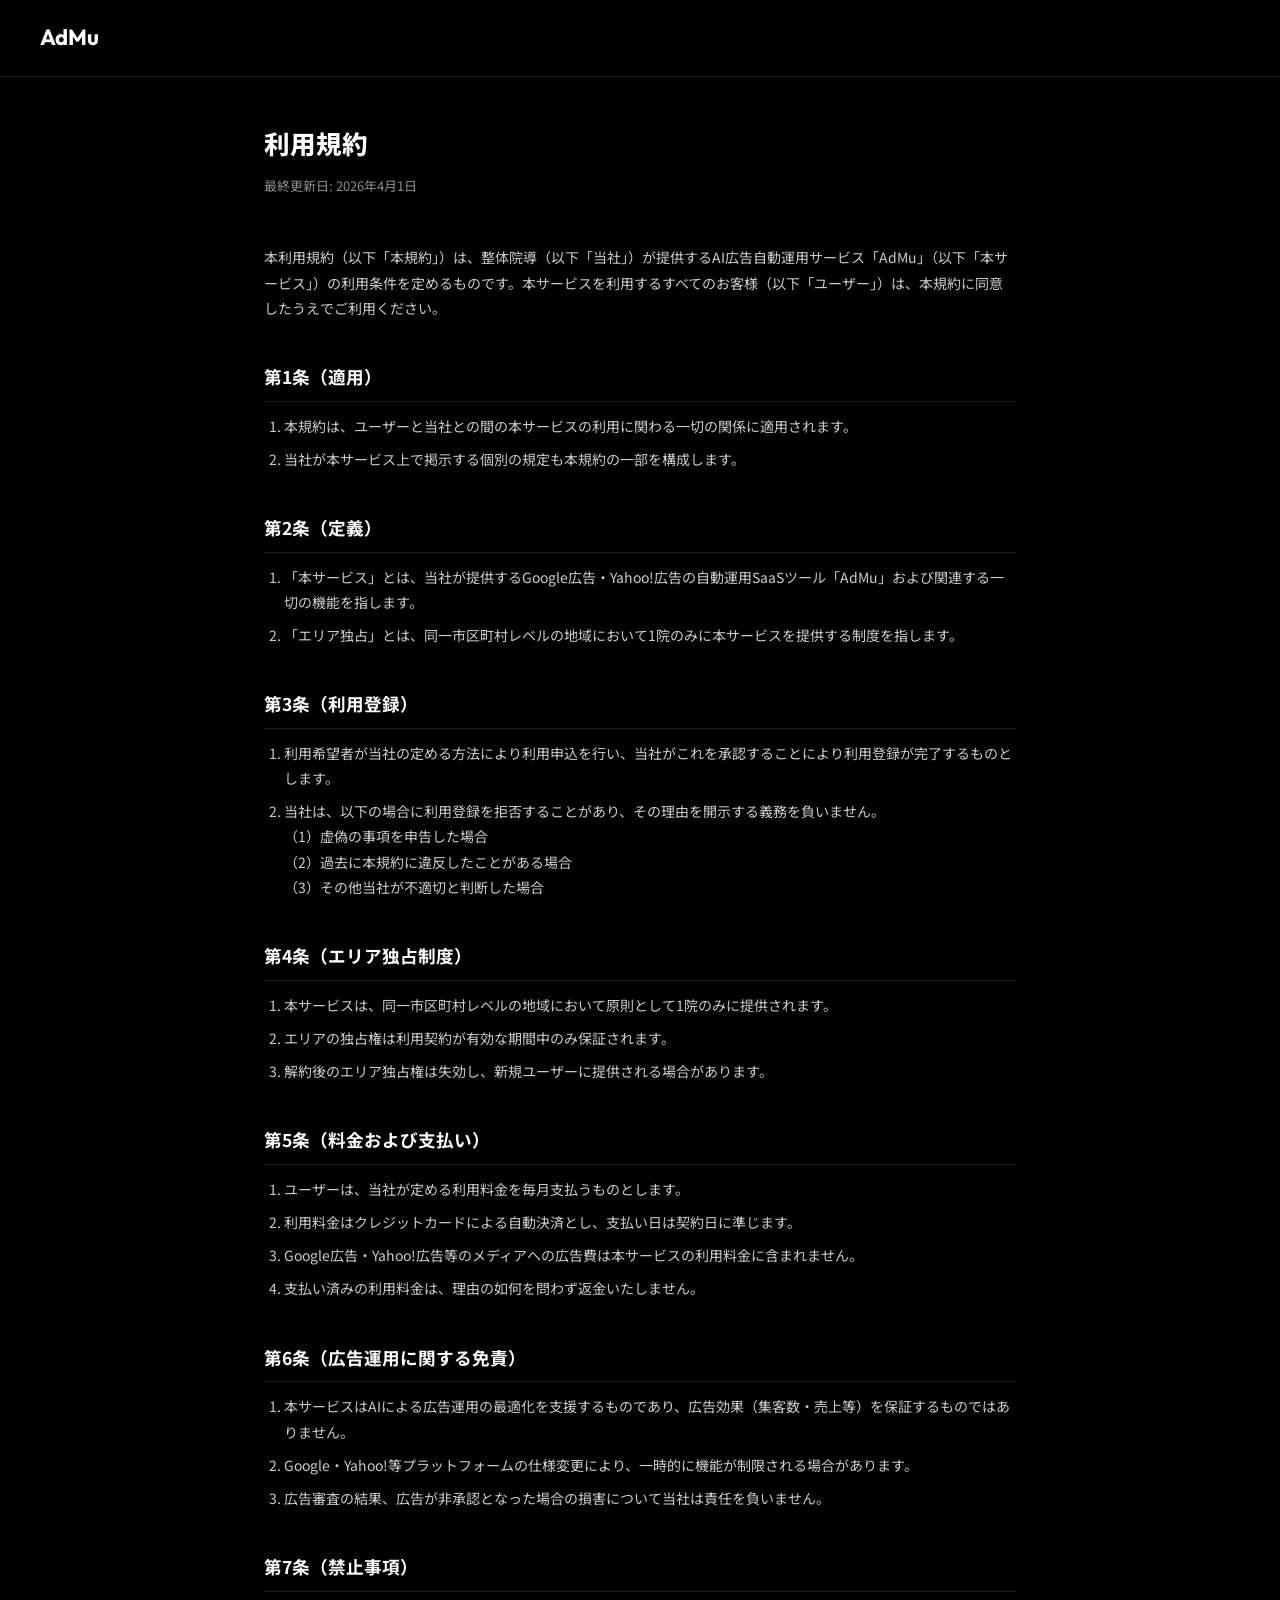
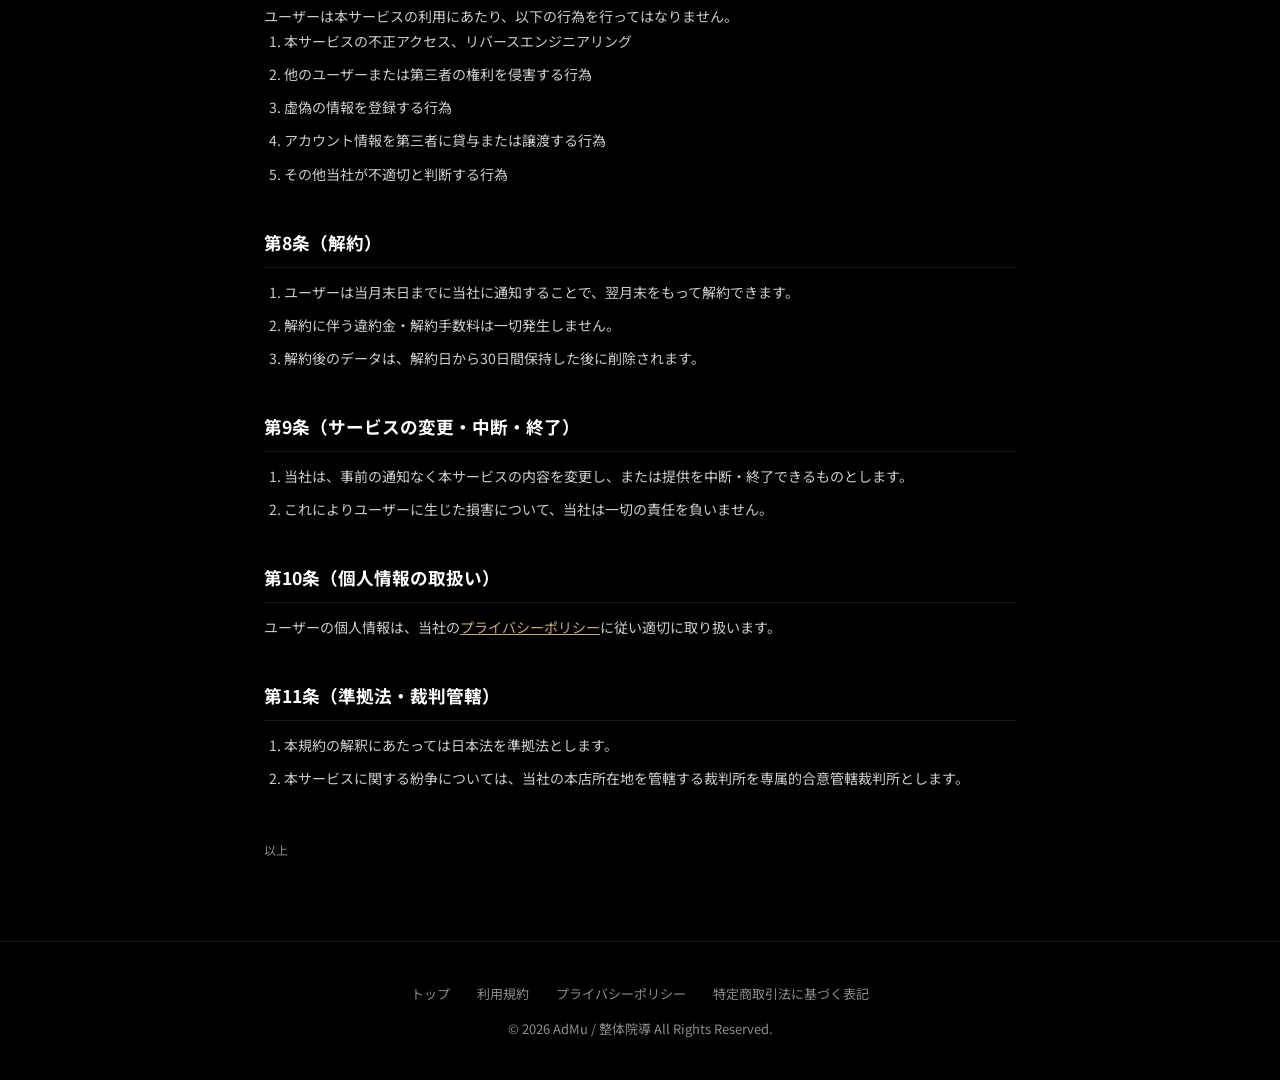
<file: lp/terms.html>
<!DOCTYPE html>
<html lang="ja">
<head>
  <meta charset="UTF-8">
  <meta name="viewport" content="width=device-width, initial-scale=1.0">
  <title>利用規約 | AdMu</title>
  <meta name="robots" content="noindex">
  <link rel="preconnect" href="https://fonts.googleapis.com">
  <link href="https://fonts.googleapis.com/css2?family=Outfit:wght@400;700&family=Noto+Sans+JP:wght@400;700&display=swap" rel="stylesheet">
  <style>
    :root { --bg:#000; --card:#0a0a0a; --text:#fff; --muted:rgba(255,255,255,0.55); --border:rgba(255,255,255,0.1); --accent:#c8a97a; }
    * { margin:0; padding:0; box-sizing:border-box; }
    body { font-family:'Noto Sans JP','Outfit',sans-serif; background:var(--bg); color:var(--text); line-height:1.8; }
    nav { position:fixed; top:0; left:0; right:0; z-index:100; display:flex; justify-content:space-between; align-items:center; padding:18px 40px; background:rgba(0,0,0,0.9); backdrop-filter:blur(12px); border-bottom:1px solid var(--border); }
    .nav-logo { font-family:'Outfit',sans-serif; font-size:22px; font-weight:700; color:#fff; text-decoration:none; }
    .container { max-width:800px; margin:0 auto; padding:120px 24px 80px; }
    h1 { font-size:1.6rem; font-weight:800; margin-bottom:8px; }
    .subtitle { color:var(--muted); font-size:13px; margin-bottom:48px; }
    h2 { font-size:1.1rem; font-weight:700; margin:40px 0 12px; padding-bottom:8px; border-bottom:1px solid var(--border); }
    p, li { font-size:14px; color:rgba(255,255,255,0.8); }
    ol { padding-left:20px; }
    ol li { margin-bottom:8px; }
    footer { text-align:center; padding:40px 20px; border-top:1px solid var(--border); font-size:13px; color:var(--muted); }
    footer a { color:var(--muted); text-decoration:none; margin:0 12px; }
    footer a:hover { color:#fff; }
    a { color:var(--accent); }
  </style>
  <!-- Google tag (gtag.js) - GA4 Placeholder -->
  <script async src="https://www.googletagmanager.com/gtag/js?id=G-XXXXXXXXXX"></script>
  <script>
    window.dataLayer = window.dataLayer || [];
    function gtag(){dataLayer.push(arguments);}
    gtag('js', new Date());

    gtag('config', 'G-XXXXXXXXXX');
  </script>
</head>
<body>
<nav>
  <a href="/LP/admu/" class="nav-logo">AdMu</a>
</nav>

<div class="container">
  <h1>利用規約</h1>
  <p class="subtitle">最終更新日: 2026年4月1日</p>

  <p>本利用規約（以下「本規約」）は、整体院導（以下「当社」）が提供するAI広告自動運用サービス「AdMu」（以下「本サービス」）の利用条件を定めるものです。本サービスを利用するすべてのお客様（以下「ユーザー」）は、本規約に同意したうえでご利用ください。</p>

  <h2>第1条（適用）</h2>
  <ol>
    <li>本規約は、ユーザーと当社との間の本サービスの利用に関わる一切の関係に適用されます。</li>
    <li>当社が本サービス上で掲示する個別の規定も本規約の一部を構成します。</li>
  </ol>

  <h2>第2条（定義）</h2>
  <ol>
    <li>「本サービス」とは、当社が提供するGoogle広告・Yahoo!広告の自動運用SaaSツール「AdMu」および関連する一切の機能を指します。</li>
    <li>「エリア独占」とは、同一市区町村レベルの地域において1院のみに本サービスを提供する制度を指します。</li>
  </ol>

  <h2>第3条（利用登録）</h2>
  <ol>
    <li>利用希望者が当社の定める方法により利用申込を行い、当社がこれを承認することにより利用登録が完了するものとします。</li>
    <li>当社は、以下の場合に利用登録を拒否することがあり、その理由を開示する義務を負いません。
      <br>（1）虚偽の事項を申告した場合
      <br>（2）過去に本規約に違反したことがある場合
      <br>（3）その他当社が不適切と判断した場合</li>
  </ol>

  <h2>第4条（エリア独占制度）</h2>
  <ol>
    <li>本サービスは、同一市区町村レベルの地域において原則として1院のみに提供されます。</li>
    <li>エリアの独占権は利用契約が有効な期間中のみ保証されます。</li>
    <li>解約後のエリア独占権は失効し、新規ユーザーに提供される場合があります。</li>
  </ol>

  <h2>第5条（料金および支払い）</h2>
  <ol>
    <li>ユーザーは、当社が定める利用料金を毎月支払うものとします。</li>
    <li>利用料金はクレジットカードによる自動決済とし、支払い日は契約日に準じます。</li>
    <li>Google広告・Yahoo!広告等のメディアへの広告費は本サービスの利用料金に含まれません。</li>
    <li>支払い済みの利用料金は、理由の如何を問わず返金いたしません。</li>
  </ol>

  <h2>第6条（広告運用に関する免責）</h2>
  <ol>
    <li>本サービスはAIによる広告運用の最適化を支援するものであり、広告効果（集客数・売上等）を保証するものではありません。</li>
    <li>Google・Yahoo!等プラットフォームの仕様変更により、一時的に機能が制限される場合があります。</li>
    <li>広告審査の結果、広告が非承認となった場合の損害について当社は責任を負いません。</li>
  </ol>

  <h2>第7条（禁止事項）</h2>
  <p>ユーザーは本サービスの利用にあたり、以下の行為を行ってはなりません。</p>
  <ol>
    <li>本サービスの不正アクセス、リバースエンジニアリング</li>
    <li>他のユーザーまたは第三者の権利を侵害する行為</li>
    <li>虚偽の情報を登録する行為</li>
    <li>アカウント情報を第三者に貸与または譲渡する行為</li>
    <li>その他当社が不適切と判断する行為</li>
  </ol>

  <h2>第8条（解約）</h2>
  <ol>
    <li>ユーザーは当月末日までに当社に通知することで、翌月末をもって解約できます。</li>
    <li>解約に伴う違約金・解約手数料は一切発生しません。</li>
    <li>解約後のデータは、解約日から30日間保持した後に削除されます。</li>
  </ol>

  <h2>第9条（サービスの変更・中断・終了）</h2>
  <ol>
    <li>当社は、事前の通知なく本サービスの内容を変更し、または提供を中断・終了できるものとします。</li>
    <li>これによりユーザーに生じた損害について、当社は一切の責任を負いません。</li>
  </ol>

  <h2>第10条（個人情報の取扱い）</h2>
  <p>ユーザーの個人情報は、当社の<a href="privacy.html">プライバシーポリシー</a>に従い適切に取り扱います。</p>

  <h2>第11条（準拠法・裁判管轄）</h2>
  <ol>
    <li>本規約の解釈にあたっては日本法を準拠法とします。</li>
    <li>本サービスに関する紛争については、当社の本店所在地を管轄する裁判所を専属的合意管轄裁判所とします。</li>
  </ol>

  <p style="margin-top:48px;color:var(--muted);font-size:12px">以上</p>
</div>

<footer>
  <a href="/LP/admu/">トップ</a>
  <a href="terms.html">利用規約</a>
  <a href="privacy.html">プライバシーポリシー</a>
  <a href="company.html">特定商取引法に基づく表記</a>
  <div style="margin-top:12px">© 2026 AdMu / 整体院導 All Rights Reserved.</div>
</footer>
</body>
</html>
</file>
